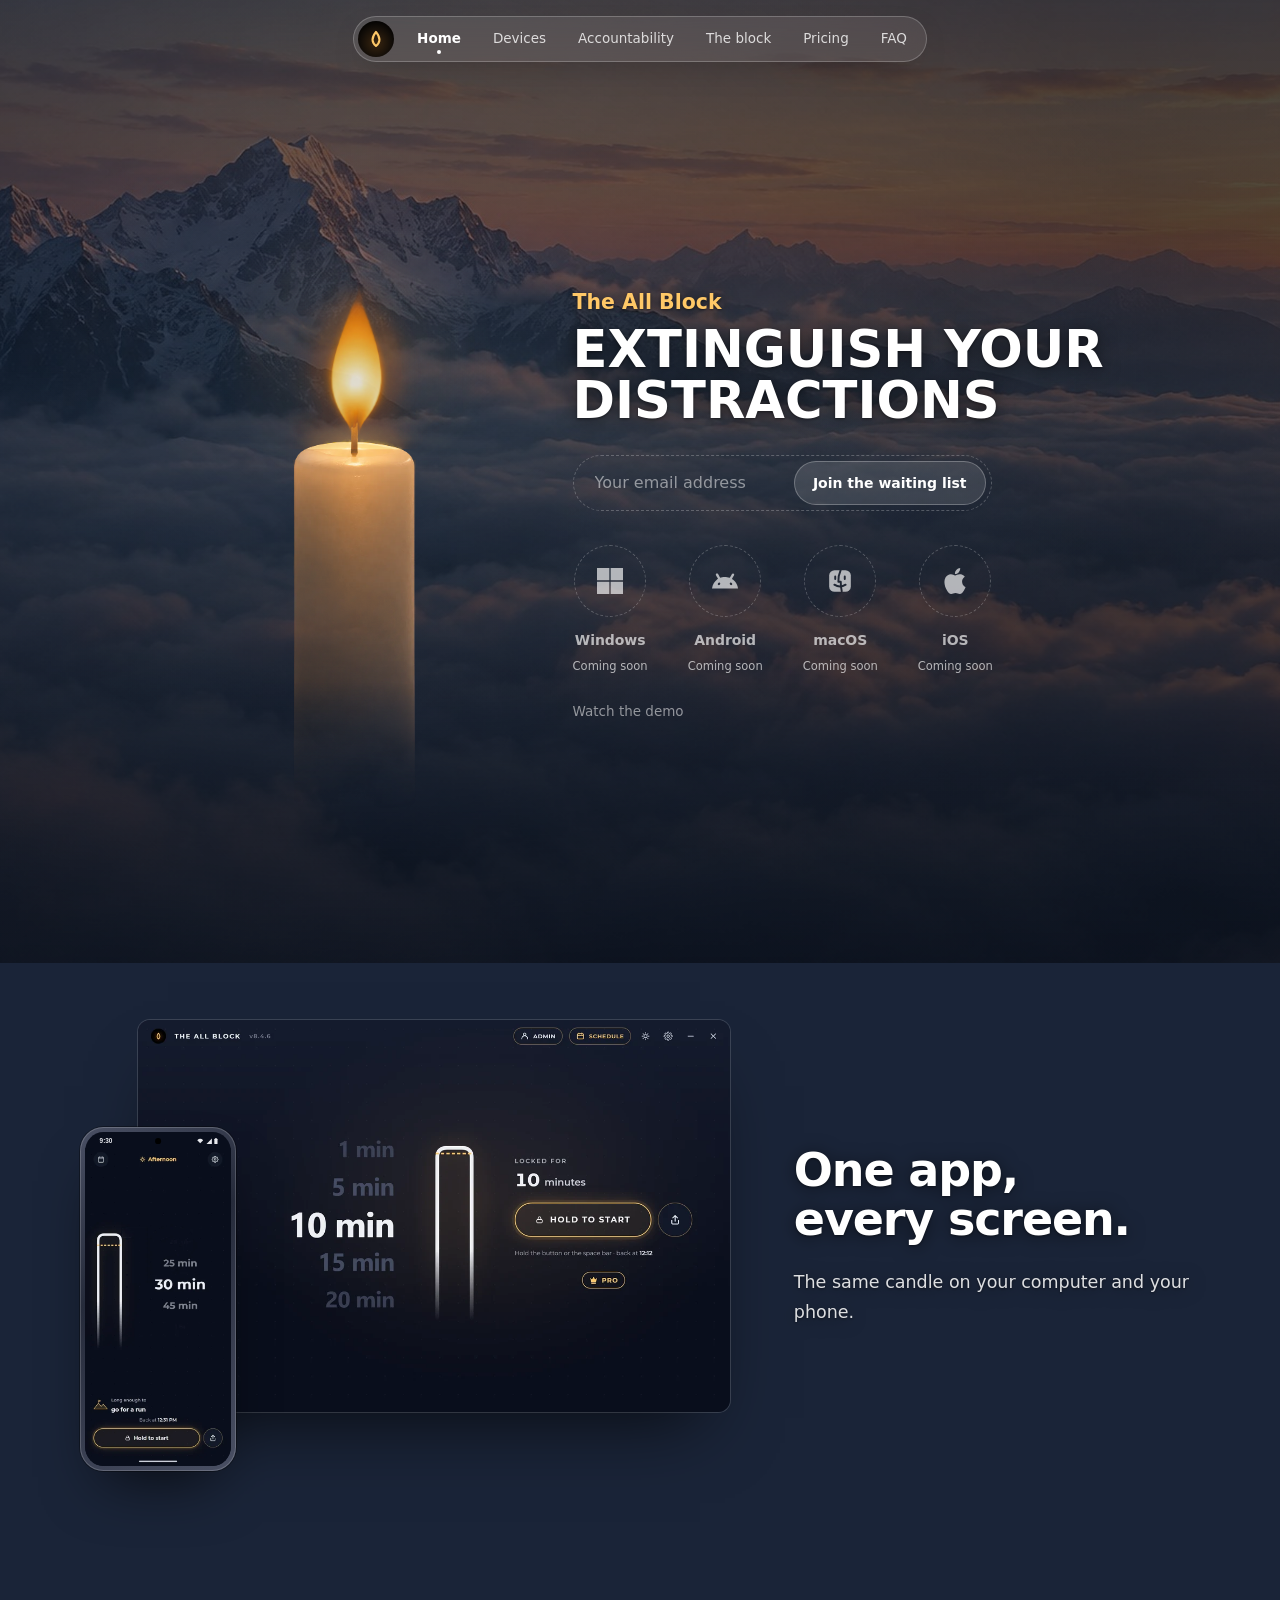
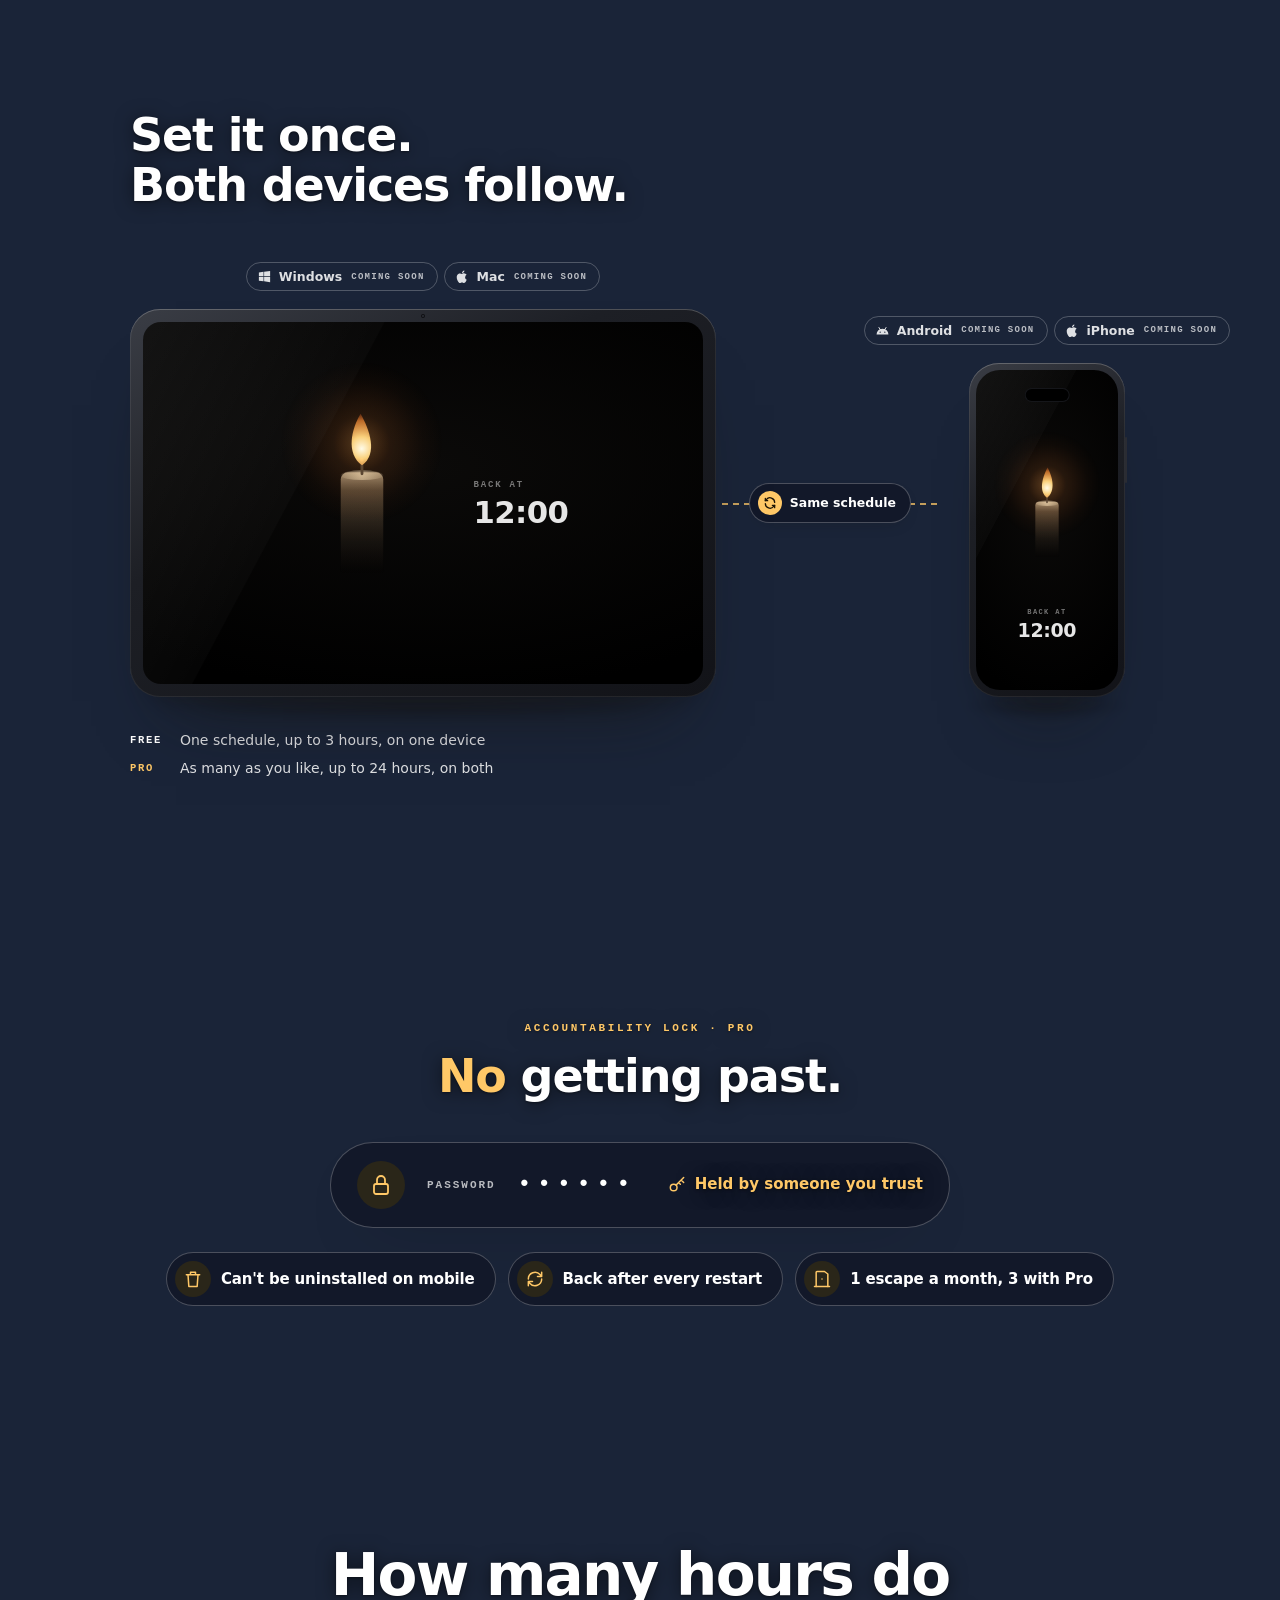
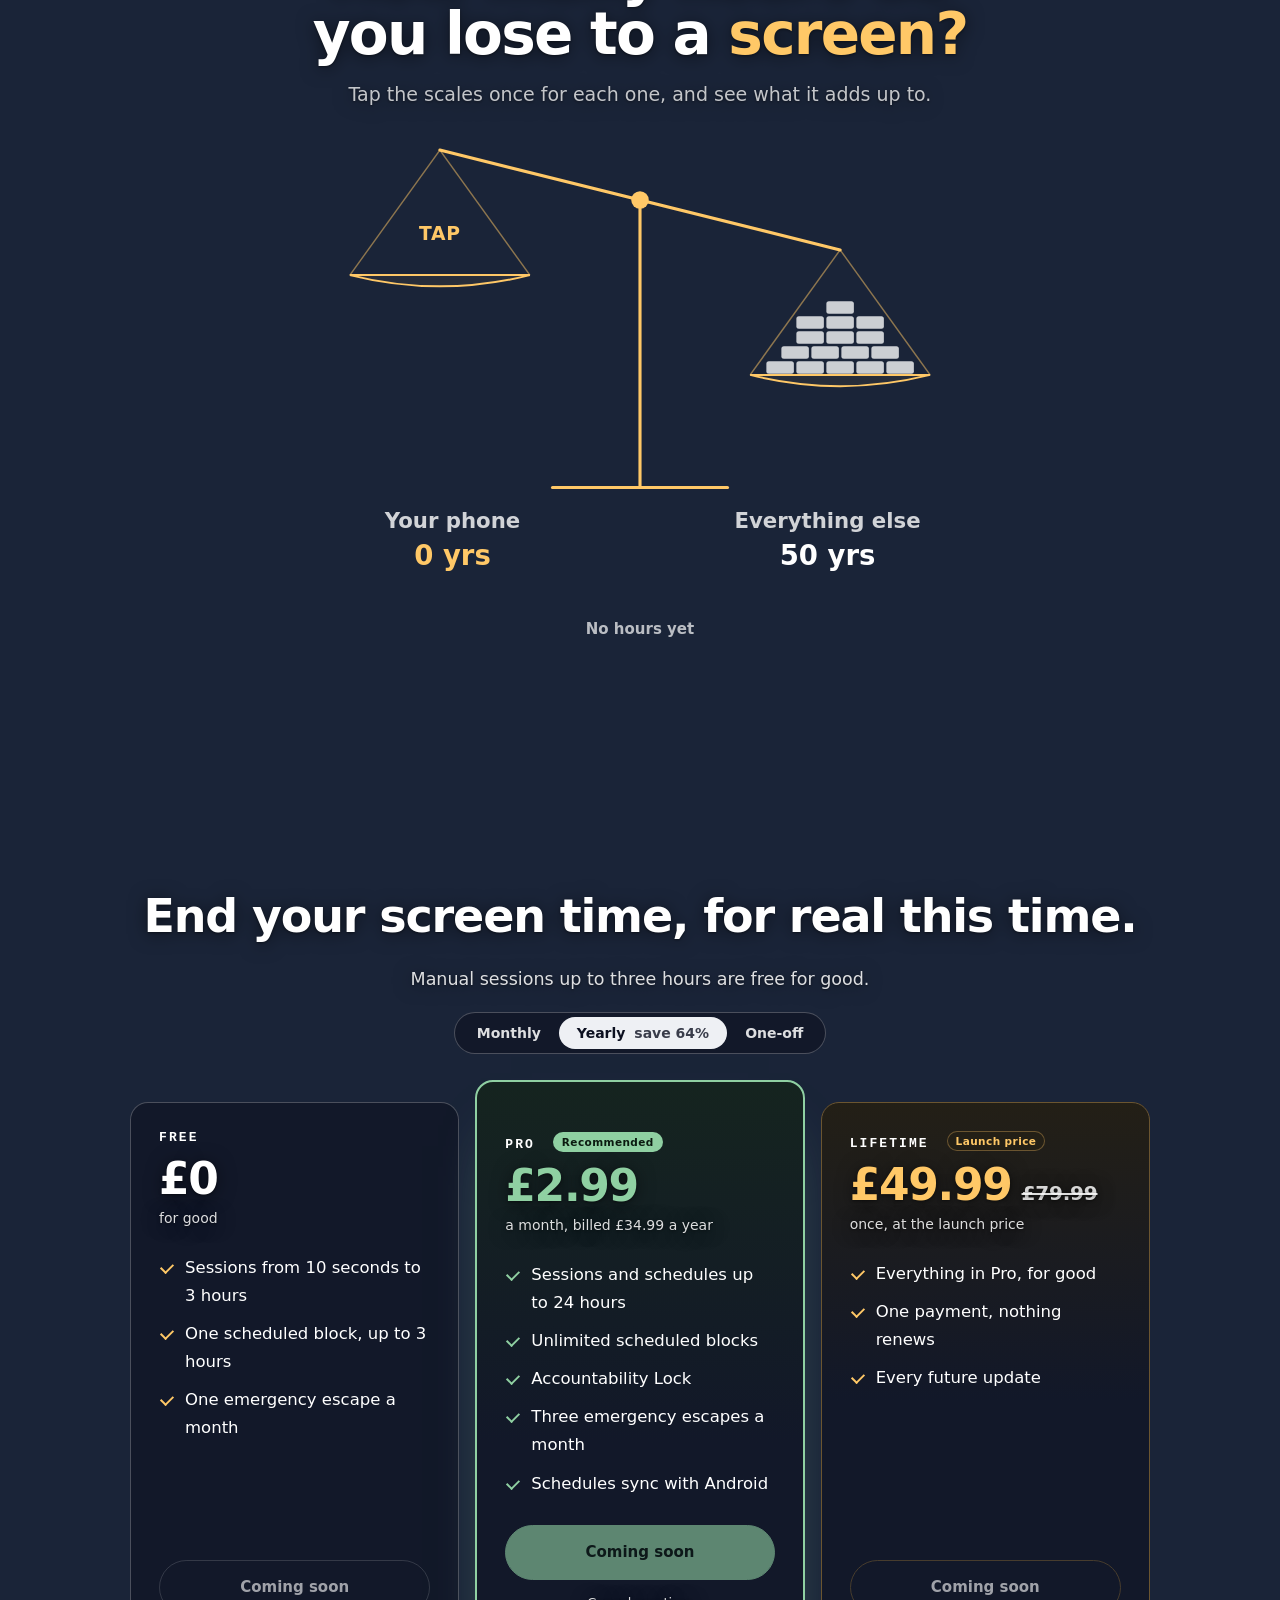
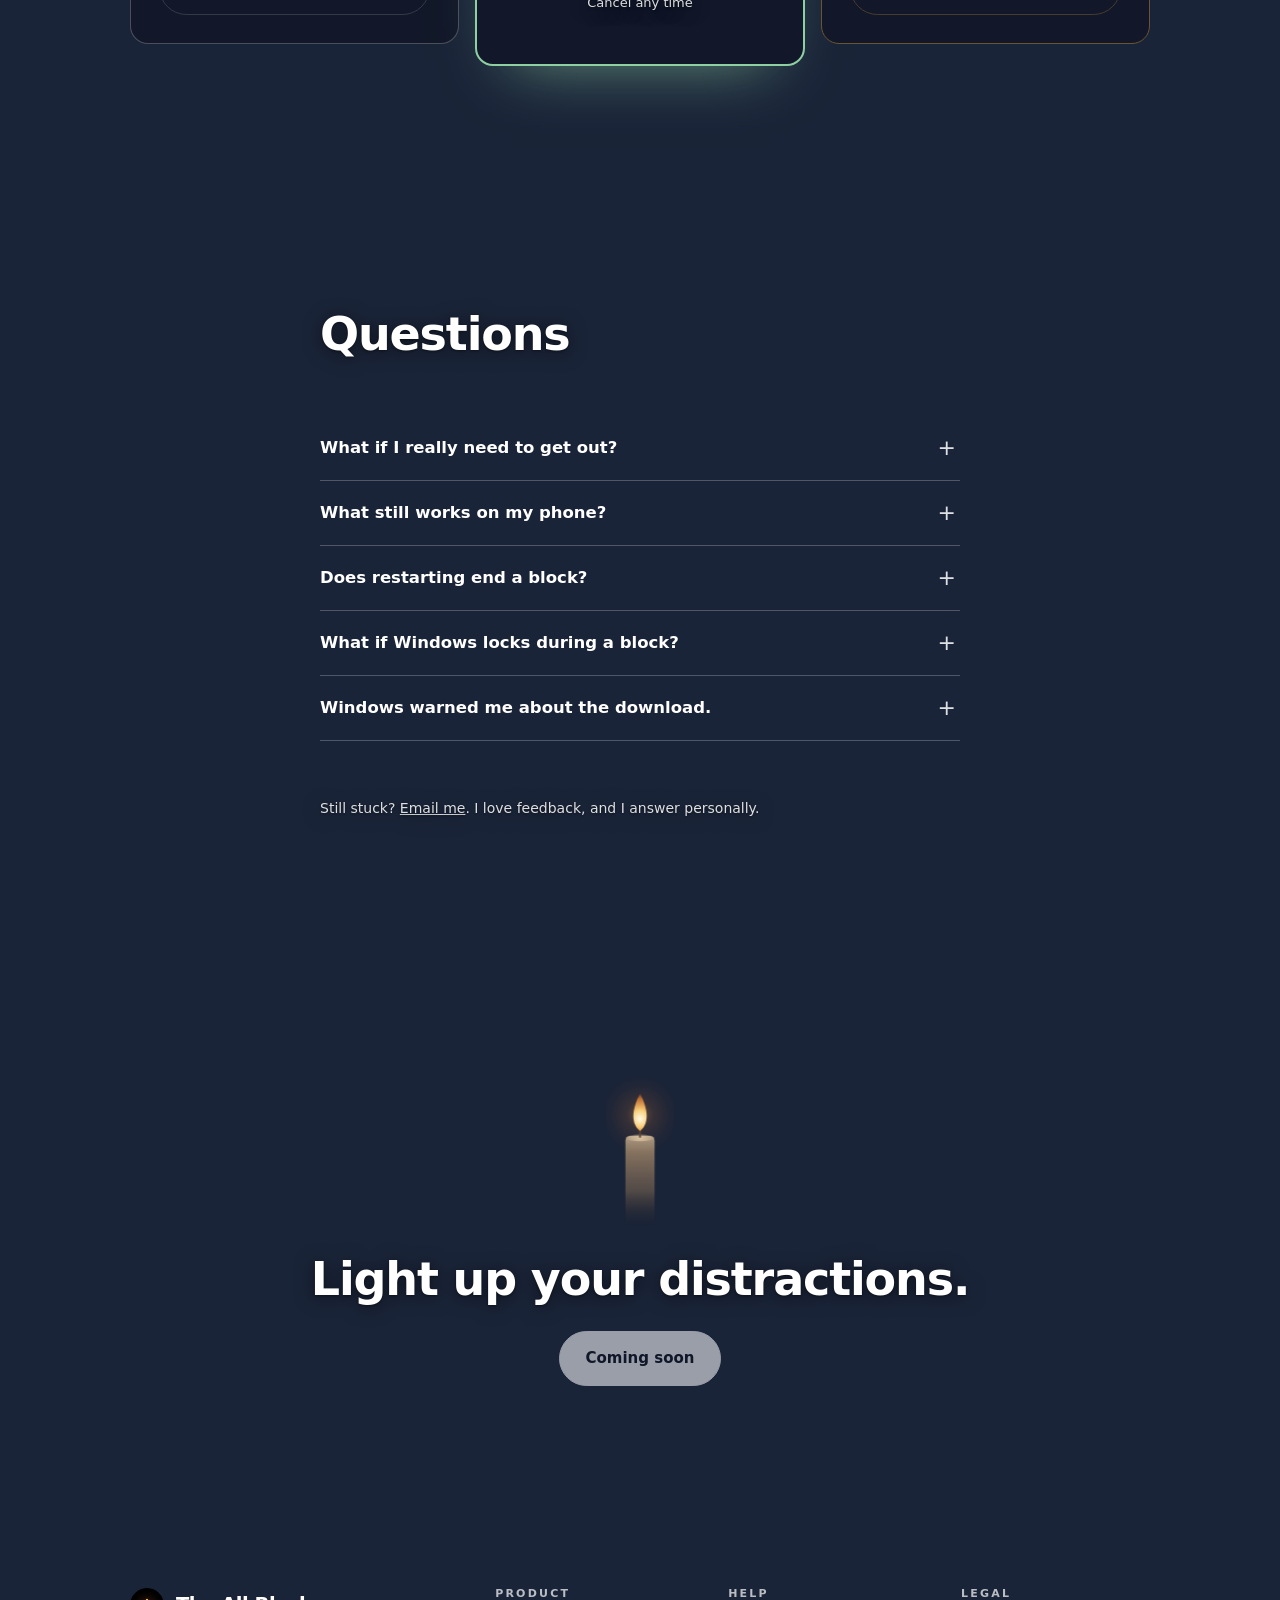
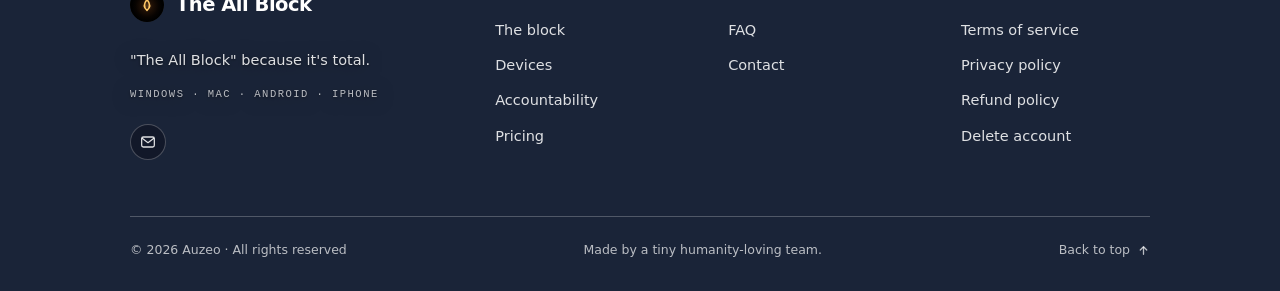
<file: docs/index.html>
<!doctype html>
<html lang="en">
<head>
<script>document.documentElement.className="js";
try{
  var _t="dark"||(matchMedia("(prefers-color-scheme: dark)").matches?"dark":"light");
  if(_t==="dark")document.documentElement.setAttribute("data-theme","dark");
}catch(e){}
</script>
<meta charset="utf-8">
<meta http-equiv="Content-Security-Policy" content="default-src 'self'; script-src 'self' 'sha256-phRoOjWj5MMYLRdFg/KP1Vz4fuM8RS7ktmA6qIBSImE=' 'unsafe-hashes' 'sha256-p5PnWJvMOnsZyLjxblLBMDwBfOASHA7CQcLYb5mwepY='; style-src 'self' 'unsafe-inline' https://fonts.googleapis.com; font-src 'self' https://fonts.gstatic.com data:; img-src 'self' data: blob:; connect-src 'self' https://jkssypznppzqmdndmssz.supabase.co; object-src 'none'; base-uri 'self'; form-action 'self'; upgrade-insecure-requests">
<meta name="robots" content="index,follow,max-image-preview:large">
<meta name="referrer" content="strict-origin-when-cross-origin">
<meta name="viewport" content="width=device-width, initial-scale=1">
<title>The All Block: App and Website Blocker for PC and Phone</title>
<meta name="description" content="End your screen time. The All Block is a focus blocker for your computer and phone. It locks the whole device until your session ends, not just a few apps.">
<meta property="og:title" content="The All Block">
<meta property="og:description" content="Extinguish your screen time. One timer locks your whole phone or computer until it ends.">
<link rel="canonical" href="https://theallblock.com/">
<meta property="og:url" content="https://theallblock.com/">
<meta property="og:type" content="website">
<meta property="og:site_name" content="The All Block">
<meta property="og:image" content="https://theallblock.com/img/og-cover.jpg?v=8.4.8">
<meta property="og:image:width" content="1200">
<meta property="og:image:height" content="628">
<meta property="og:image:alt" content="The All Block: Extinguish your screen time. A small candle with a gold flame above the words, over snow-capped mountains at dusk.">
<meta name="twitter:card" content="summary_large_image">
<meta name="twitter:title" content="The All Block">
<meta name="twitter:description" content="Extinguish your screen time. One timer locks your whole phone or computer until it ends.">
<meta name="twitter:image" content="https://theallblock.com/img/og-cover.jpg?v=8.4.8">
<script type="application/ld+json">[{"@context": "https://schema.org", "@type": "SoftwareApplication", "name": "The All Block", "url": "https://theallblock.com/", "applicationCategory": "UtilitiesApplication", "operatingSystem": "Windows 10, Windows 11, Android 8.0+", "description": "A focus blocker for your computer and phone that locks the whole device until the session ends, not just a list of apps and sites.", "publisher": {"@type": "Organization", "name": "Auzeo"}, "offers": [{"@type": "Offer", "name": "Free", "price": "0", "priceCurrency": "GBP"}, {"@type": "Offer", "name": "Week pass", "price": "1.99", "priceCurrency": "GBP"}, {"@type": "Offer", "name": "Pro monthly", "price": "7.99", "priceCurrency": "GBP"}, {"@type": "Offer", "name": "Pro yearly", "price": "34.99", "priceCurrency": "GBP"}, {"@type": "Offer", "name": "Lifetime", "price": "49.99", "priceCurrency": "GBP"}]}, {"@context": "https://schema.org", "@type": "FAQPage", "mainEntity": [{"@type": "Question", "name": "What if I really need to get out?", "acceptedAnswer": {"@type": "Answer", "text": "Use an emergency escape. You get one a month free, three on Pro, and they refill on the 1st. On Windows, hold Esc for five seconds on the lock screen. On the phone, tap Emergency escape. An extra escape costs £0.99."}}, {"@type": "Question", "name": "What still works on my phone?", "acceptedAnswer": {"@type": "Answer", "text": "Calls, the dialer and contacts. Everything else waits for the timer."}}, {"@type": "Question", "name": "Does restarting end a block?", "acceptedAnswer": {"@type": "Answer", "text": "No. It comes back locked, with the time that was left."}}, {"@type": "Question", "name": "What if Windows locks during a block?", "acceptedAnswer": {"@type": "Answer", "text": "Sign in as usual. The block carries on, and the clock keeps its time."}}, {"@type": "Question", "name": "Windows warned me about the download.", "acceptedAnswer": {"@type": "Answer", "text": "The All Block is not code-signed yet, so SmartScreen warns about it. Click More info, then Run anyway, then Yes on the admin prompt."}}]}]</script>
<link rel="icon" href="/candle.ico?v=5" sizes="any">
<link rel="icon" href="/img/flame.svg?v=3" type="image/svg+xml">
<link rel="apple-touch-icon" href="/img/candle-touch.png?v=4">
<meta name="theme-color" content="#faf9f6" id="metaThemeColor">
<link rel="preconnect" href="https://fonts.googleapis.com">
<link rel="preconnect" href="https://fonts.gstatic.com" crossorigin>
<link rel="preload" as="image" href="img/photos/dawn-hero.jpg" fetchpriority="high">
<link rel="stylesheet" href="https://fonts.googleapis.com/css2?family=Archivo:wdth,wght@75..125,400..900&family=Montserrat:wght@400;500;600;700&family=JetBrains+Mono:wght@400;700&family=Caveat:wght@500;600;700&display=swap" media="print" onload="this.media='all';this.onload=null">
<noscript><link rel="stylesheet" href="https://fonts.googleapis.com/css2?family=Archivo:wdth,wght@75..125,400..900&family=Montserrat:wght@400;500;600;700&family=JetBrains+Mono:wght@400;700&family=Caveat:wght@500;600;700&display=swap"></noscript>
<link rel="stylesheet" href="site.css?v=20261127b">
<script src="site.js?v=20261127d" defer></script>
</head>
<body>
<div class="bgv" aria-hidden="true"><img src="img/photos/dawn-hero.jpg" alt="" width="2304" height="1536" fetchpriority="high" decoding="async"></div>


<!-- ═══ NAV ═══ -->
<nav class="nav">
  <div class="nav-pill">
    <a class="nav-badge" href="#top" aria-label="The All Block, back to top">
      <svg viewBox="0 5 512 512" aria-hidden="true"><defs><radialGradient id="nbG" gradientUnits="userSpaceOnUse" cx="256" cy="275" r="230"><stop offset="0" stop-color="#ffaa50" stop-opacity=".34"/><stop offset=".35" stop-color="#ff8732" stop-opacity=".12"/><stop offset=".75" stop-color="#ff7828" stop-opacity=".03"/><stop offset="1" stop-color="#ff7828" stop-opacity="0"/></radialGradient><radialGradient id="nbF" gradientUnits="userSpaceOnUse" cx="256" cy="322" r="215"><stop offset="0" stop-color="#fffbe8"/><stop offset=".3" stop-color="#ffd680" stop-opacity=".97"/><stop offset=".7" stop-color="#f68c34" stop-opacity=".7"/><stop offset="1" stop-color="#d24618" stop-opacity="0"/></radialGradient></defs><rect x="0" y="0" width="512" height="512" fill="#000"/><rect x="0" y="0" width="512" height="512" fill="url(#nbG)"/><path transform="translate(256 261) scale(2.7) translate(-256 -165)" d="M256 202c-24-19-22-46 0-74c22 28 24 55 0 74z" fill="none" stroke="#ffc867" stroke-width="11" stroke-linejoin="round"/></svg>
    </a>
    <a href="#top" class="here" data-spy="top">Home</a>
    <a href="#devices" data-spy="who devices">Devices</a>
    <a href="#lock" data-spy="lock">Accountability</a>
    <a href="#how" data-spy="why how">The block</a>
    <a href="#pricing" data-spy="pricing">Pricing</a>
    <a href="#faq" data-spy="faq">FAQ</a>
    <button class="theme-toggle" id="themeToggle" type="button" aria-label="Toggle dark mode">
      <svg class="i-sun" viewBox="0 0 24 24" fill="none" stroke="currentColor" stroke-width="2" stroke-linecap="round">
        <circle cx="12" cy="12" r="4.5"/><path d="M12 2.5V5M12 19v2.5M4.2 4.2L6 6M18 18l1.8 1.8M2.5 12H5M19 12h2.5M4.2 19.8L6 18M18 6l1.8-1.8"/>
      </svg>
      <svg class="i-moon" viewBox="0 0 24 24" fill="none" stroke="currentColor" stroke-width="2" stroke-linecap="round" stroke-linejoin="round">
        <path d="M20 14.5A8.5 8.5 0 1 1 9.5 4a7 7 0 0 0 10.5 10.5Z"/>
      </svg>
    </button>
  </div>
</nav>

<!-- ═══ HERO ═══ -->
<!-- Hero: the tall candle above the clouds, notifications going quiet at the edge. -->
<header class="nh tc q-row pl-hero" id="top"><div class="pl-cw"><img class="pl-mark pl-photo" src="img/candle/wax.webp" alt="A lit candle" aria-hidden="true" fetchpriority="high"><img class="pl-ph pl-ph-glow" src="img/candle/glow.webp" alt="Candle glow" aria-hidden="true"><img class="pl-ph pl-ph-flame" src="img/candle/flame.webp" alt="Candle flame" aria-hidden="true"><span class="pl-ph pl-ph-lit" aria-hidden="true"></span><div class="pl-fx" aria-hidden="true"><span class="pl-flare"></span></div></div><div class="ov lf"><h1><span class="em top">The All Block</span>Extinguish your<br>distractions</h1><form class="wl" id="wl" novalidate><div class="wl-row"><input id="wl-e" type="email" name="email" autocomplete="email" inputmode="email" autocapitalize="off" spellcheck="false" placeholder="Your email address" aria-label="Your email address" required><button type="submit">Join the waiting list</button></div><div class="wl-ask" id="wl-ask" hidden><p class="wl-q">What should we email you? <span id="wl-who"></span></p><label class="wl-ck"><input type="checkbox" id="wl-launch" checked><span>A message when The All Block is out</span></label><label class="wl-ck"><input type="checkbox" id="wl-news"><span>New features and updates</span></label><div class="wl-act"><button type="submit" class="wl-go" id="wl-go">Join the waiting list</button><button type="button" class="wl-back" id="wl-back">Change email</button></div></div><p class="wl-msg" id="wl-m" role="status" aria-live="polite"></p></form><div class="pl-dl pl-dl8"><span class="ci off"><i><svg class="pi" viewBox="0 0 24 24" aria-hidden="true"><path d="M0 0h11.4v11.4H0zM12.6 0H24v11.4H12.6zM0 12.6h11.4V24H0zM12.6 12.6H24V24H12.6z"/></svg></i><b>Windows</b><small>Coming soon</small></span><span class="ci off"><i><svg class="pi" viewBox="0 0 24 24" aria-hidden="true"><path d="M18.4395 5.5586c-.675 1.1664-1.352 2.3318-2.0274 3.498-.0366-.0155-.0742-.0286-.1113-.043-1.8249-.6957-3.484-.8-4.42-.787-1.8551.0185-3.3544.4643-4.2597.8203-.084-.1494-1.7526-3.021-2.0215-3.4864a1.1451 1.1451 0 0 0-.1406-.1914c-.3312-.364-.9054-.4859-1.379-.203-.475.282-.7136.9361-.3886 1.5019 1.9466 3.3696-.0966-.2158 1.9473 3.3593.0172.031-.4946.2642-1.3926 1.0177C2.8987 12.176.452 14.772 0 18.9902h24c-.119-1.1108-.3686-2.099-.7461-3.0683-.7438-1.9118-1.8435-3.2928-2.7402-4.1836a12.1048 12.1048 0 0 0-2.1309-1.6875c.6594-1.122 1.312-2.2559 1.9649-3.3848.2077-.3615.1886-.7956-.0079-1.1191a1.1001 1.1001 0 0 0-.8515-.5332c-.5225-.0536-.9392.3128-1.0488.5449zm-.0391 8.461c.3944.5926.324 1.3306-.1563 1.6503-.4799.3197-1.188.0985-1.582-.4941-.3944-.5927-.324-1.3307.1563-1.6504.4727-.315 1.1812-.1086 1.582.4941zM7.207 13.5273c.4803.3197.5506 1.0577.1563 1.6504-.394.5926-1.1038.8138-1.584.4941-.48-.3197-.5503-1.0577-.1563-1.6504.4008-.6021 1.1087-.8106 1.584-.4941z"/></svg></i><b>Android</b><small>Coming soon</small></span><span class="ci off"><i><svg class="pi" viewBox="0 0 24 24" aria-hidden="true"><mask id="macfinder"><rect width="24" height="24" fill="#fff"/><path d="M12.6 2c-1.6 3.6-2.3 7-2.1 10.6h2.2c-.1 2.8.2 5.6.9 8.9" stroke="#000" stroke-width="1.8" stroke-linecap="round" stroke-linejoin="round" fill="none"/><path d="M7.6 7.8v2.4M16.4 7.8v2.4M6.8 15.4c3.1 2 7.3 2 10.4 0" stroke="#000" stroke-width="1.8" stroke-linecap="round" stroke-linejoin="round" fill="none"/></mask><rect x="2" y="2" width="20" height="20" rx="5" mask="url(#macfinder)"/></svg></i><b>macOS</b><small>Coming soon</small></span><span class="ci off"><i><svg class="pi" viewBox="0 0 24 24" aria-hidden="true"><path d="M12.152 6.896c-.948 0-2.415-1.078-3.96-1.04-2.04.027-3.91 1.183-4.961 3.014-2.117 3.675-.546 9.103 1.519 12.09 1.013 1.454 2.208 3.09 3.792 3.039 1.52-.065 2.09-.987 3.935-.987 1.831 0 2.35.987 3.96.948 1.637-.026 2.676-1.48 3.676-2.948 1.156-1.688 1.636-3.325 1.662-3.415-.039-.013-3.182-1.221-3.22-4.857-.026-3.04 2.48-4.494 2.597-4.559-1.429-2.09-3.623-2.324-4.39-2.376-2-.156-3.675 1.09-4.61 1.09zM15.53 3.83c.843-1.012 1.4-2.427 1.245-3.83-1.207.052-2.662.805-3.532 1.818-.78.896-1.454 2.338-1.273 3.714 1.338.104 2.715-.688 3.559-1.701"/></svg></i><b>iOS</b><small>Coming soon</small></span></div><button class="pl-demo" type="button" data-hs="3">Watch the demo</button></div></header>
<!-- The old hero stays, off-screen, because its drum and Start button run the "Light it" demo. -->
<header class="hero" id="oldtop" aria-hidden="true" inert>
  <div class="hero-bg" aria-hidden="true">
    <img loading="lazy" src="img/photos/forest-1024.jpg"
         srcset="img/photos/forest-800.jpg 800w, img/photos/forest-1024.jpg 1024w"
         sizes="(max-width:900px) 100vw, 50vw"
         width="1024" height="1536" alt="A forest at dawn" fetchpriority="high">
  </div>

  <div class="wrap hero-grid grid">

    <div class="wheel-card">
      <div class="wheel" tabindex="0" role="slider" aria-label="Focus duration"
           aria-valuemin="10" aria-valuemax="10800" aria-valuenow="600" aria-valuetext="10 min">
        <!-- the drum is a picture of a value role="slider" already exposes
             through aria-valuetext, so it's hidden from the a11y tree -->
        <div class="wheel-track" aria-hidden="true"></div>
        <div class="wheel-slot"></div>
      </div>
      <div class="hc" id="heroCandle" aria-hidden="true">
        <svg viewBox="0 0 130 500" preserveAspectRatio="xMidYMax meet">
          <ellipse class="glowC" cx="65" cy="80" rx="50" ry="62" style="fill:var(--halo)" opacity="0"/>
          <defs>
            <linearGradient id="hcG" gradientUnits="userSpaceOnUse" x1="0" y1="110" x2="0" y2="452">
              <stop offset="0" stop-color="#fff"/><stop offset=".55" stop-color="#fff"/>
              <stop offset=".78" stop-color="#fff" stop-opacity=".35"/><stop offset=".94" stop-color="#fff" stop-opacity="0"/>
            </linearGradient>
            <mask id="hcM" maskUnits="userSpaceOnUse" x="-200" y="-300" width="530" height="900">
              <rect x="-200" y="-300" width="530" height="900" fill="url(#hcG)"/>
            </mask>
          </defs>
          <g mask="url(#hcM)">
            <rect class="waxRect" x="33" y="110" width="64" height="342" rx="7" style="fill:var(--waxF);stroke:var(--waxS)" stroke-width="1.2"/>
          </g>
          <g class="line"><line x1="30" y1="0" x2="100" y2="0" style="stroke:var(--line-c)" stroke-width="3.2" stroke-dasharray="6 4"/></g>
          <g class="wickG">
            <line x1="65" y1="0" x2="65" y2="-16" stroke="#8a8780" stroke-width="2.6"/>
            <g class="flame" style="transform-box:fill-box;transform-origin:50% 100%;opacity:0">
              <path d="M65 -12 C 54 -26, 55 -44, 65 -62 C 75 -44, 76 -26, 65 -12 Z" style="fill:var(--flame)"/>
            </g>
            <g class="smoke">
              <path d="M65 -18 c -6 -10, 6 -16, 0 -26 s 6 -14, 0 -24"/>
              <path d="M66 -18 c 6 -10, -6 -16, 0 -26 s -6 -14, 0 -24"/>
            </g>
          </g>
        </svg>
      </div>
      <div class="wheel-foot">
        <span id="hcFoot"></span>
        <button class="go" id="demoStart" type="button">
          <svg width="9" height="10" viewBox="0 0 9 10" fill="currentColor"><path d="M0 0l9 5-9 5z"/></svg>
          Start
        </button>
      </div>
    </div>

    <div class="hero-say">
      <p class="oh1">End your screen time<em>No Apps. No Exceptions.</em></p>
      <p class="hero-sub">Just the real world.</p>
      <div class="hero-cta">
        <span class="btn dl-off">Coming soon</span>
      </div>
      <div class="hero-meta-line">
        <p class="hero-note">Try it
          <svg class="demo-arrow" viewBox="0 0 140 64" aria-hidden="true" focusable="false">
            <path d="M135 5C112 54 59 62 15 12"/>
            <path class="arrowhead" d="M39 16L15 12L16 36"/>
          </svg>
        </p>
      </div>
    </div>

  </div>

</header>


<!-- ═══ DEMO OVERLAY ═══ -->
<div class="demo" id="demo" hidden role="dialog" aria-modal="true"
     aria-label="The All Block session demo">
  <button class="demo-back" id="demoBack" type="button">
    <svg width="15" height="15" viewBox="0 0 24 24" fill="none" stroke="currentColor" stroke-width="2.4" stroke-linecap="round" stroke-linejoin="round"><path d="M15 5l-7 7 7 7"/></svg>
    Back
  </button>
  <div class="demo-inner">
    <p class="demo-eyebrow" id="demoState">● Locked</p>
    <div class="demo-clock" id="demoClock">10:00</div>
    <div class="demo-bar"><i id="demoBar"></i></div>
    <p class="demo-line">Your mouse and keyboard are switched off system-wide.</p>
    <p class="demo-sub" id="demoSub">Clicking, typing and Alt+Tab stop reaching Windows
      until the clock hits zero.</p>
    <p class="demo-foot">Demo only. That's why there's a Back button. A real session has none.</p>
  </div>
</div>

<!-- ═══ LOCK SCREEN DEMO (full screen, the app's own layout) ═══ -->
<div class="lkfs" id="lkfs" hidden role="dialog" aria-modal="true" aria-label="Lock screen demo">
  <button class="lkfs-end" id="lkEnd" type="button">End demo</button>
  <div class="lkfs-row">
    <div class="lkfs-l">
      <div class="lkfs-lbl">DEVICE BLOCKED</div>
      <div class="lkfs-t" id="lkLeft" aria-live="off">10:00</div>
      <div class="lkfs-done" aria-live="polite"><div class="t2" id="lkDoneT">Burnt down.</div><p id="lkDoneP">Your distractions, burnt up. Your mouse and keyboard are back.</p>
        <button class="lkfs-back" id="lkBack" type="button">Back to the page</button></div>
    </div>
    <div class="lkfs-c" id="lkCandle"><div class="lkfs-room" id="lkRoom"></div>
    <svg viewBox="0 0 130 500" preserveAspectRatio="xMidYMax meet">
      <ellipse class="glowC" cx="65" cy="80" rx="50" ry="62" style="fill:var(--halo)" opacity="0"/>
      <defs>
        <linearGradient id="lkG" gradientUnits="userSpaceOnUse" x1="0" y1="110" x2="0" y2="452">
          <stop offset="0" stop-color="#fff"/><stop offset=".55" stop-color="#fff"/>
          <stop offset=".78" stop-color="#fff" stop-opacity=".35"/><stop offset=".94" stop-color="#fff" stop-opacity="0"/>
        </linearGradient>
        <mask id="lkM" maskUnits="userSpaceOnUse" x="-200" y="-300" width="530" height="900">
          <rect x="-200" y="-300" width="530" height="900" fill="url(#lkG)"/>
        </mask>
      </defs>
      <g mask="url(#lkM)">
        <rect class="waxRect" x="33" y="110" width="64" height="342" rx="7" style="fill:var(--waxF);stroke:var(--waxS)" stroke-width="1.2"/>
      </g>
      <g class="line"><line x1="30" y1="0" x2="100" y2="0" style="stroke:var(--line-c)" stroke-width="3.2" stroke-dasharray="6 4"/></g>
      <g class="wickG">
        <line x1="65" y1="0" x2="65" y2="-16" stroke="#8a8780" stroke-width="2.6"/>
        <g class="flame" style="transform-box:fill-box;transform-origin:50% 100%;opacity:0">
          <path d="M65 -12 C 54 -26, 55 -44, 65 -62 C 75 -44, 76 -26, 65 -12 Z" style="fill:#f2c46d"/>
        </g>
        <g class="smoke">
          <path d="M65 -18 c -6 -10, 6 -16, 0 -26 s 6 -14, 0 -24"/>
          <path d="M66 -18 c 6 -10, -6 -16, 0 -26 s -6 -14, 0 -24"/>
        </g>
      </g>
    </svg></div>
    <div class="lkfs-r"><div class="lkfs-lbl">BACK AT</div><div class="lkfs-big" id="lkAt">--:--</div><div class="lkfs-s"><b id="lkSess">10 min</b> session</div></div>
  </div>
  <div class="lkfs-hints"><span class="lk-kb">Hold <span class="k2" id="lkEsc"><i></i>Esc</span> to end this session early · 1 left this month<br><span class="f">Stuck on your lockscreen? Press Ctrl Alt Delete to get back in.</span></span><span class="lk-tc"><button type="button" class="lk-hold" id="lkHold"><i></i><span>Hold to end early</span></button><span class="f">Emergency escape · 1 left this month</span></span></div>
  <div class="lkfs-amb" id="lkAmb" aria-hidden="true"><canvas id="lkAmbCv"></canvas>
    <div class="lkfs-ambT" id="lkAmbT"><b id="lkAmbLeft"></b><span id="lkAmbBack"></span></div>
    <div class="lkfs-ambH"><span class="kb">This is all you see during a session.</span><span class="tc">Tap to leave.</span></div></div>
</div>

<!-- ═══ BELOW THE HERO ═══ -->
<div class="v2">
<section id="devices" class="v-band v-sand"><div class="v-wrap v-split v-flip">
 <div><h2>One app,<br>every screen.</h2>
 <p class="v-lede">The same candle on your computer and your phone.</p></div>
 <div class="pl-combo"><div class="pl-stage"><div class="pl-win"><img class="v-sw-l" src="img/v3/d_timer_light.webp" alt="The All Block on Windows" loading="lazy"><img class="v-sw-d" src="img/v3/d_timer_dark.webp" alt="The All Block on Windows" loading="lazy"></div><div class="pl-pw"><div class="pl-phone"><div class="pl-scr"><div class="pl-sb" aria-hidden="true"><i>9:30</i><i class="cam"></i><i><svg width="1em" height="1em" viewBox="0 0 24 24" fill="currentColor"><path d="M12 20 1 8a16 16 0 0 1 22 0z"/></svg><svg width="1em" height="1em" viewBox="0 0 24 24" fill="currentColor"><path d="M22 2v20H2z"/></svg><svg width=".6em" height="1em" viewBox="0 0 14 24" fill="currentColor"><rect x="1" y="3" width="12" height="20" rx="2"/><rect x="4" y="0" width="6" height="3"/></svg></i></div><img class="v-sw-l" src="img/v3/p_timer_light.webp" alt="The All Block on Android" loading="lazy"><img class="v-sw-d" src="img/v3/p_timer_dark.webp" alt="The All Block on Android" loading="lazy"></div></div></div></div></div></div></section>
<section id="schedule" class="v-band"><div class="v-wrap">
 <h2>Set it once.<br>Both devices follow.</h2>
 <div class="sk-row3" aria-hidden="true"><div class="sk-dv"><div class="sk-os"><span class="off"><svg viewBox="0 0 24 24"><path d="M3 5.4l7.4-1V11.4H3zM11.4 4.2L21 3v8.4h-9.6zM3 12.6h7.4v7L3 18.6zM11.4 12.6H21V21l-9.6-1.3z"/></svg>Windows<em>Coming soon</em></span><span class="off"><svg viewBox="0 0 24 24"><path d="M16.4 12.7c0-2.5 2-3.6 2.1-3.7-1.2-1.7-3-1.9-3.6-2-1.5-.2-3 .9-3.8.9-.8 0-2-.9-3.3-.8-1.7 0-3.3 1-4.2 2.5-1.8 3.1-.5 7.7 1.3 10.2.8 1.2 1.8 2.6 3.1 2.5 1.3 0 1.7-.8 3.2-.8s1.9.8 3.2.8c1.3 0 2.2-1.2 3-2.4.9-1.4 1.3-2.7 1.3-2.8 0 0-2.6-1-2.6-3.9zM14 5.3c.7-.8 1.1-1.9 1-3-1 0-2.1.7-2.8 1.5-.6.7-1.2 1.8-1 2.9 1.1.1 2.1-.6 2.8-1.4z"/></svg>Mac<em>Coming soon</em></span></div><div class="sk-frame sk-tab"><div class="sk-scr"><canvas class="sx-cv"></canvas><div class="sk-clk"><small>BACK AT</small>12:00</div></div></div></div><div class="sk-link"><span class="sk-sync"><i><svg viewBox="0 0 24 24"><path d="M20 11a8 8 0 0 0-14.3-4.9L4 8"/><path d="M4 4v4h4"/><path d="M4 13a8 8 0 0 0 14.3 4.9L20 16"/><path d="M20 20v-4h-4"/></svg></i>Same schedule</span></div><div class="sk-dv"><div class="sk-os"><span class="off"><svg viewBox="0 0 24 24"><path fill-rule="evenodd" d="M2.5 18.5a9.5 9.5 0 0 1 19 0zM7.2 14.6a1.1 1.1 0 1 0 2.2 0a1.1 1.1 0 1 0-2.2 0zM14.6 14.6a1.1 1.1 0 1 0 2.2 0a1.1 1.1 0 1 0-2.2 0z"/><path d="M6.3 7.2l2.2 3.6M17.7 7.2l-2.2 3.6" stroke="currentColor" stroke-width="1.6" stroke-linecap="round" fill="none"/></svg>Android<em>Coming soon</em></span><span class="off"><svg viewBox="0 0 24 24"><path d="M16.4 12.7c0-2.5 2-3.6 2.1-3.7-1.2-1.7-3-1.9-3.6-2-1.5-.2-3 .9-3.8.9-.8 0-2-.9-3.3-.8-1.7 0-3.3 1-4.2 2.5-1.8 3.1-.5 7.7 1.3 10.2.8 1.2 1.8 2.6 3.1 2.5 1.3 0 1.7-.8 3.2-.8s1.9.8 3.2.8c1.3 0 2.2-1.2 3-2.4.9-1.4 1.3-2.7 1.3-2.8 0 0-2.6-1-2.6-3.9zM14 5.3c.7-.8 1.1-1.9 1-3-1 0-2.1.7-2.8 1.5-.6.7-1.2 1.8-1 2.9 1.1.1 2.1-.6 2.8-1.4z"/></svg>iPhone<em>Coming soon</em></span></div><div class="sk-frame sk-ph"><div class="sk-scr"><canvas class="sx-cv"></canvas><div class="sk-clk"><small>BACK AT</small>12:00</div></div></div></div></div>
 <div class="sk-plans"><b>Free</b><span>One schedule, up to 3 hours, on one device</span><b class="pro">Pro</b><span>As many as you like, up to 24 hours, on both</span></div>
</div></section>
<section id="lock" class="v-band al"><div class="v-wrap">
 <p class="v-eyebrow">Accountability Lock · Pro</p><h2><em>No</em> getting past.</h2>
 <div class="al-bar"><span class="al-big"><svg class="ic" viewBox="0 0 24 24" aria-hidden="true"><rect x="5" y="11" width="14" height="10" rx="2"/><path d="M8 11V7a4 4 0 0 1 8 0v4"/></svg></span><span class="al-k">Password</span><span class="al-dots">••••••</span><p class="al-cap"><svg class="ic" viewBox="0 0 24 24" aria-hidden="true"><circle cx="8" cy="15" r="4"/><path d="M11 12l9-9M17 6l3 3M14 9l2 2"/></svg>Held by someone you trust</p></div>
 <ul class="al-fx">
  <li><span class="al-bub"><svg class="ic" viewBox="0 0 24 24" aria-hidden="true"><path d="M4 7h16M9 7V4h6v3M6 7l1 14h10l1-14"/></svg></span><b>Can't be uninstalled on mobile</b></li>
  <li><span class="al-bub"><svg class="ic" viewBox="0 0 24 24" aria-hidden="true"><path d="M4 12a8 8 0 0 1 14-5.3L20 9M20 4v5h-5M20 12a8 8 0 0 1-14 5.3L4 15M4 20v-5h5"/></svg></span><b>Back after every restart</b></li>
  <li><span class="al-bub"><svg class="ic" viewBox="0 0 24 24" aria-hidden="true"><path d="M5 21V4a1 1 0 0 1 1-1h9l4 3v15"/><path d="M3 21h18M12 12h.01"/></svg></span><b>1 escape a month, 3 with Pro</b></li>
 </ul>
</div></section>

<section id="how" class="v-band v-sand nn pre w-white noq"><div class="v-wrap"><div class="nn-col c r7"><h2>How many hours do you lose to a <em>screen?</em></h2><p class="bal-lede">Tap the scales once for each one, and see what it adds up to.</p><div class="bal-card"><svg class="bal" viewBox="-240 -92 480 382" tabindex="0" role="button" aria-label="Put an hour on the phone side"></svg><div class="bal-row"><b class="bal-n" aria-live="polite">No hours yet</b><button type="button" class="bal-u" hidden>Take one off</button></div></div><div class="ck-show r8"><div class="r10 r11 "><div class="r10-lab"><div class="p"><output class="r8-n" data-o="wk">12.5</output><p class="r8-u">years on your phone</p></div><div class="e"><output class="r8-n" data-o="left">37.5</output><p class="r8-u">for everything else</p></div></div><div class="r10-br"><i class="p"></i><i class="e"></i></div><div class="r10-ln"></div><div class="tk"><span>Today</span><span>10</span><span>20</span><span>30</span><span>40</span><span>50 years</span></div></div><div class="r8-btn"><p class="r8-msg">Block it, and you&rsquo;d get back <em><output data-o="wkr">13</output> years</em> of your life.<small>Time for people, sleep, and the things you keep putting off.</small></p></div></div></div></div></section>
<section class="v-band v-sand" id="pricing"><div class="v-wrap v-center" data-bill="y">
<h2>End your screen time, for real this time.</h2><p class="v-lede">Manual sessions up to three hours are free for good.</p>
<div class="v-toggle"><button data-b="m" aria-pressed="false">Monthly</button><button data-b="y" class="v-on" aria-pressed="true">Yearly <em class="v-save">save 64%</em></button><button data-b="o" aria-pressed="false">One-off</button></div>
<div class="v-plans">
 <div class="v-plan"><h3>Free</h3><p class="v-price">£0</p><p class="v-per">for good</p><ul class="v-ticks"><li>Sessions from 10 seconds to 3 hours</li><li>One scheduled block, up to 3 hours</li><li>One emergency escape a month</li></ul><span class="v-btn v-btn--ghost dl-off">Coming soon</span></div>
 <div class="v-plan v-pick"><h3>Pro <span class="v-badge">Recommended</span></h3><p class="v-price"><span class="v-yr">£2.99</span><span class="v-mo">£7.99</span></p>
  <p class="v-per"><span class="v-yr">a month, billed £34.99 a year</span><span class="v-mo">a month, billed monthly</span></p><ul class="v-ticks"><li>Sessions and schedules up to 24 hours</li><li>Unlimited scheduled blocks</li><li>Accountability Lock</li><li>Three emergency escapes a month</li><li>Schedules sync with Android</li></ul><span class="v-btn dl-off">Coming soon</span><p class="v-cxl">Cancel any time</p></div>
 <div class="v-plan v-life"><h3>Lifetime <span class="v-badge">Launch price</span></h3><p class="v-price">£49.99<s class="v-was">£79.99</s></p><p class="v-per">once, at the launch price</p><ul class="v-ticks"><li>Everything in Pro, for good</li><li>One payment, nothing renews</li><li>Every future update</li></ul><span class="v-btn v-btn--ghost dl-off">Coming soon</span></div>
</div><div class="v-once"><div class="v-plan"><h3>Week</h3><p class="v-price">£1.99</p><p class="v-per">once, for seven days</p><ul class="v-ticks"><li>Everything in Pro for a week</li><li>Ends on its own, nothing renews</li><li>No subscription to cancel</li></ul><span class="v-btn v-btn--ghost dl-off">Coming soon</span></div><div class="v-plan"><h3>Escape</h3><p class="v-price">£0.99</p><p class="v-per">once, for when you need out</p><ul class="v-ticks"><li>One more emergency escape</li><li>Ends a block early</li><li>Never expires</li></ul><span class="v-btn v-btn--ghost dl-off">Coming soon</span></div></div>
<div class="v-trust"><span class="v-sub">Cancel any time</span><span class="v-one">Pay once, nothing renews</span></div>
</div></section>
<section class="v-band" id="faq"><div class="v-wrap v-narrow">
<h2>Questions</h2><div class="v-mt"><details><summary>What if I really need to get out?</summary><p>Use an emergency escape. You get one a month free, three on Pro, and they refill on the 1st. On Windows, hold <kbd>Esc</kbd> for five seconds on the lock screen. On the phone, tap Emergency escape. An extra escape costs £0.99.</p></details><details><summary>What still works on my phone?</summary><p>Calls, the dialer and contacts. Everything else waits for the timer.</p></details><details><summary>Does restarting end a block?</summary><p>No. It comes back locked, with the time that was left.</p></details><details><summary>What if Windows locks during a block?</summary><p>Sign in as usual. The block carries on, and the clock keeps its time.</p></details><details><summary>Windows warned me about the download.</summary><p>The All Block is not code-signed yet, so SmartScreen warns about it. Click <b>More info</b>, then <b>Run anyway</b>, then <b>Yes</b> on the admin prompt.</p></details></div>
<p class="v-ash v-small v-mt">Still stuck? <a href="mailto:MrAuzeo@protonmail.com?subject=All%20Block%20help">Email me</a>. I love feedback, and I answer personally.</p>
</div></section>
<section class="v-band pl-end" id="get"><div class="v-wrap v-center"><canvas class="pl-mark pl-mk2 pl-dim" aria-hidden="true"></canvas>
<h2>Light up your distractions.</h2><div class="v-cta-row"><span class="v-btn v-btn--light pl-end-go dl-off">Coming soon</span></div></div></section>
</div>

<div class="sc" id="scrollCandle" aria-hidden="true"><svg viewBox="0 0 26 150">
  <ellipse class="mc-halo" cx="13" cy="18" rx="11" ry="14"/>
  <rect class="mc-wax" id="scWax" x="7" y="34" width="12" height="114" rx="3"/>
  <g id="scTop"><line x1="13" y1="34" x2="13" y2="28" stroke="#8a8780" stroke-width="1.6"/>
  <path class="mc-flame" d="M13 29 C9 24,9.4 17,13 9 C16.6 17,17 24,13 29Z"/></g></svg></div>

<!-- ═══ FOOTER ═══ -->
<footer>
  <div class="wrap">
    <div class="foot grid">
      <div class="foot-brand">
        <a class="brand" href="#top">
          <span class="brand-mark">
            <svg viewBox="0 5 512 512" aria-hidden="true"><defs><clipPath id="fbC"><circle cx="256" cy="261" r="256"/></clipPath><radialGradient id="fbG" gradientUnits="userSpaceOnUse" cx="256" cy="275" r="230"><stop offset="0" stop-color="#ffaa50" stop-opacity=".34"/><stop offset=".35" stop-color="#ff8732" stop-opacity=".12"/><stop offset=".75" stop-color="#ff7828" stop-opacity=".03"/><stop offset="1" stop-color="#ff7828" stop-opacity="0"/></radialGradient></defs><g clip-path="url(#fbC)"><rect x="0" y="5" width="512" height="512" fill="#000"/><rect x="0" y="5" width="512" height="512" fill="url(#fbG)"/><path transform="translate(256 261) scale(2.2) translate(-256 -165)" d="M256 202c-24-19-22-46 0-74c22 28 24 55 0 74z" fill="none" stroke="#ffc867" stroke-width="11" stroke-linejoin="round"/></g></svg>
          </span>
          The All Block
        </a>
        <p class="foot-tag">"The All Block" because it's total.</p>
        <p class="foot-meta">Windows · Mac · Android · iPhone</p>
        <div class="foot-social">
          <a href="mailto:MrAuzeo@protonmail.com" aria-label="Email the developer">
            <svg viewBox="0 0 24 24" fill="none" stroke="currentColor" stroke-width="1.9" stroke-linecap="round" stroke-linejoin="round" aria-hidden="true"><rect x="2.5" y="4.5" width="19" height="15" rx="2.5"/><path d="M3.2 6.5 12 13l8.8-6.5"/></svg>
          </a>
        </div>
      </div>
      <div class="foot-col">
        <h3 class="foot-h">Product</h3>
        <a href="#how">The block</a>
        <a href="#devices">Devices</a>
        <a href="#lock">Accountability</a>
        <a href="#pricing">Pricing</a>
      </div>
      <div class="foot-col">
        <h3 class="foot-h">Help</h3>
        <a href="#faq">FAQ</a>
        <a href="mailto:MrAuzeo@protonmail.com?subject=All%20Block%20suggestion">Contact</a>
      </div>
      <div class="foot-col">
        <h3 class="foot-h">Legal</h3>
        <a href="/terms.html">Terms of service</a>
        <a href="/privacy.html">Privacy policy</a>
        <a href="/refunds.html">Refund policy</a>
        <a href="/delete-account.html">Delete account</a>
      </div>
    </div>
    <div class="foot-base">
      <span>© 2026 Auzeo · All rights reserved</span>
      <span>Made by a tiny humanity-loving team.</span>
      <a class="foot-top" href="#top">Back to top
        <svg viewBox="0 0 24 24" fill="none" stroke="currentColor" stroke-width="2.4" stroke-linecap="round" stroke-linejoin="round" aria-hidden="true"><path d="M12 19V6"/><path d="M6 11l6-6 6 6"/></svg>
      </a>
    </div>
  </div>
</footer>

<!-- Phone-width fixes (2026-11-06): download bar, platform note, Monthly/Yearly inside Pro -->
</body>
</html>
</file>
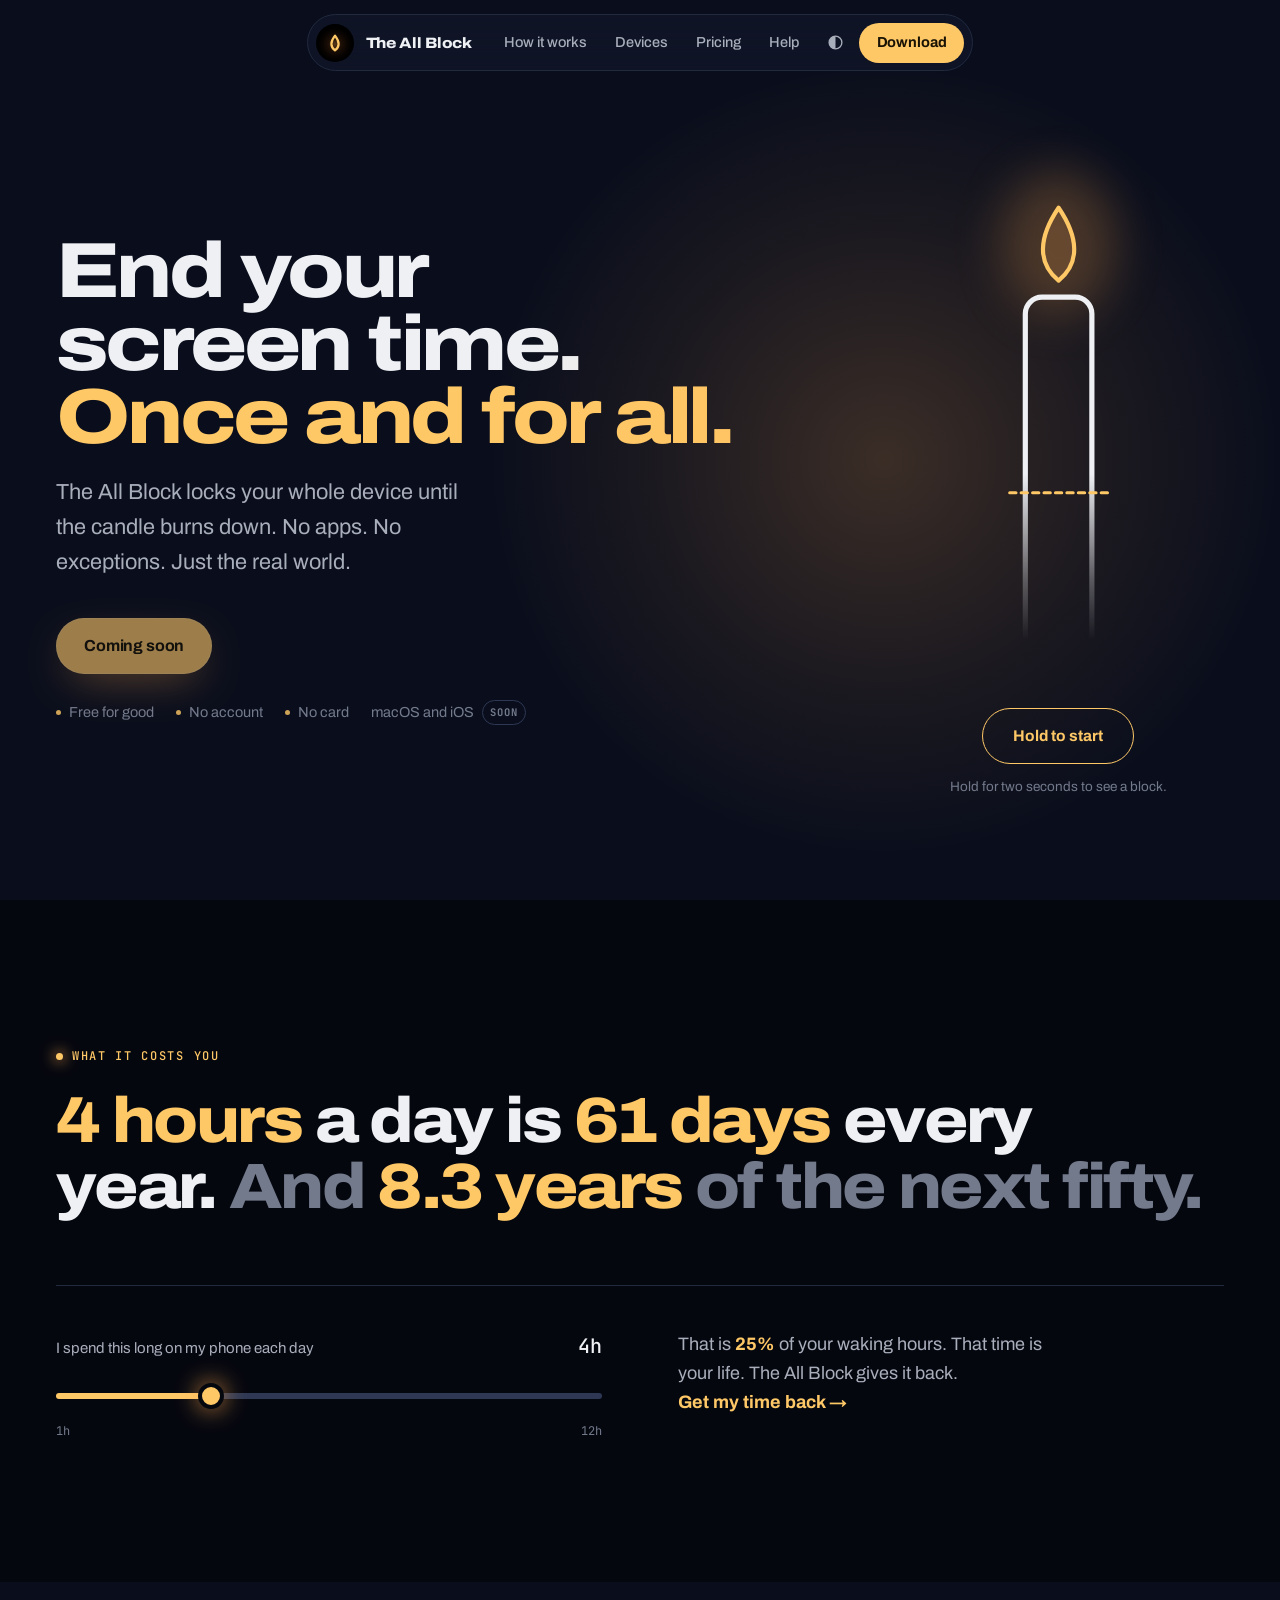
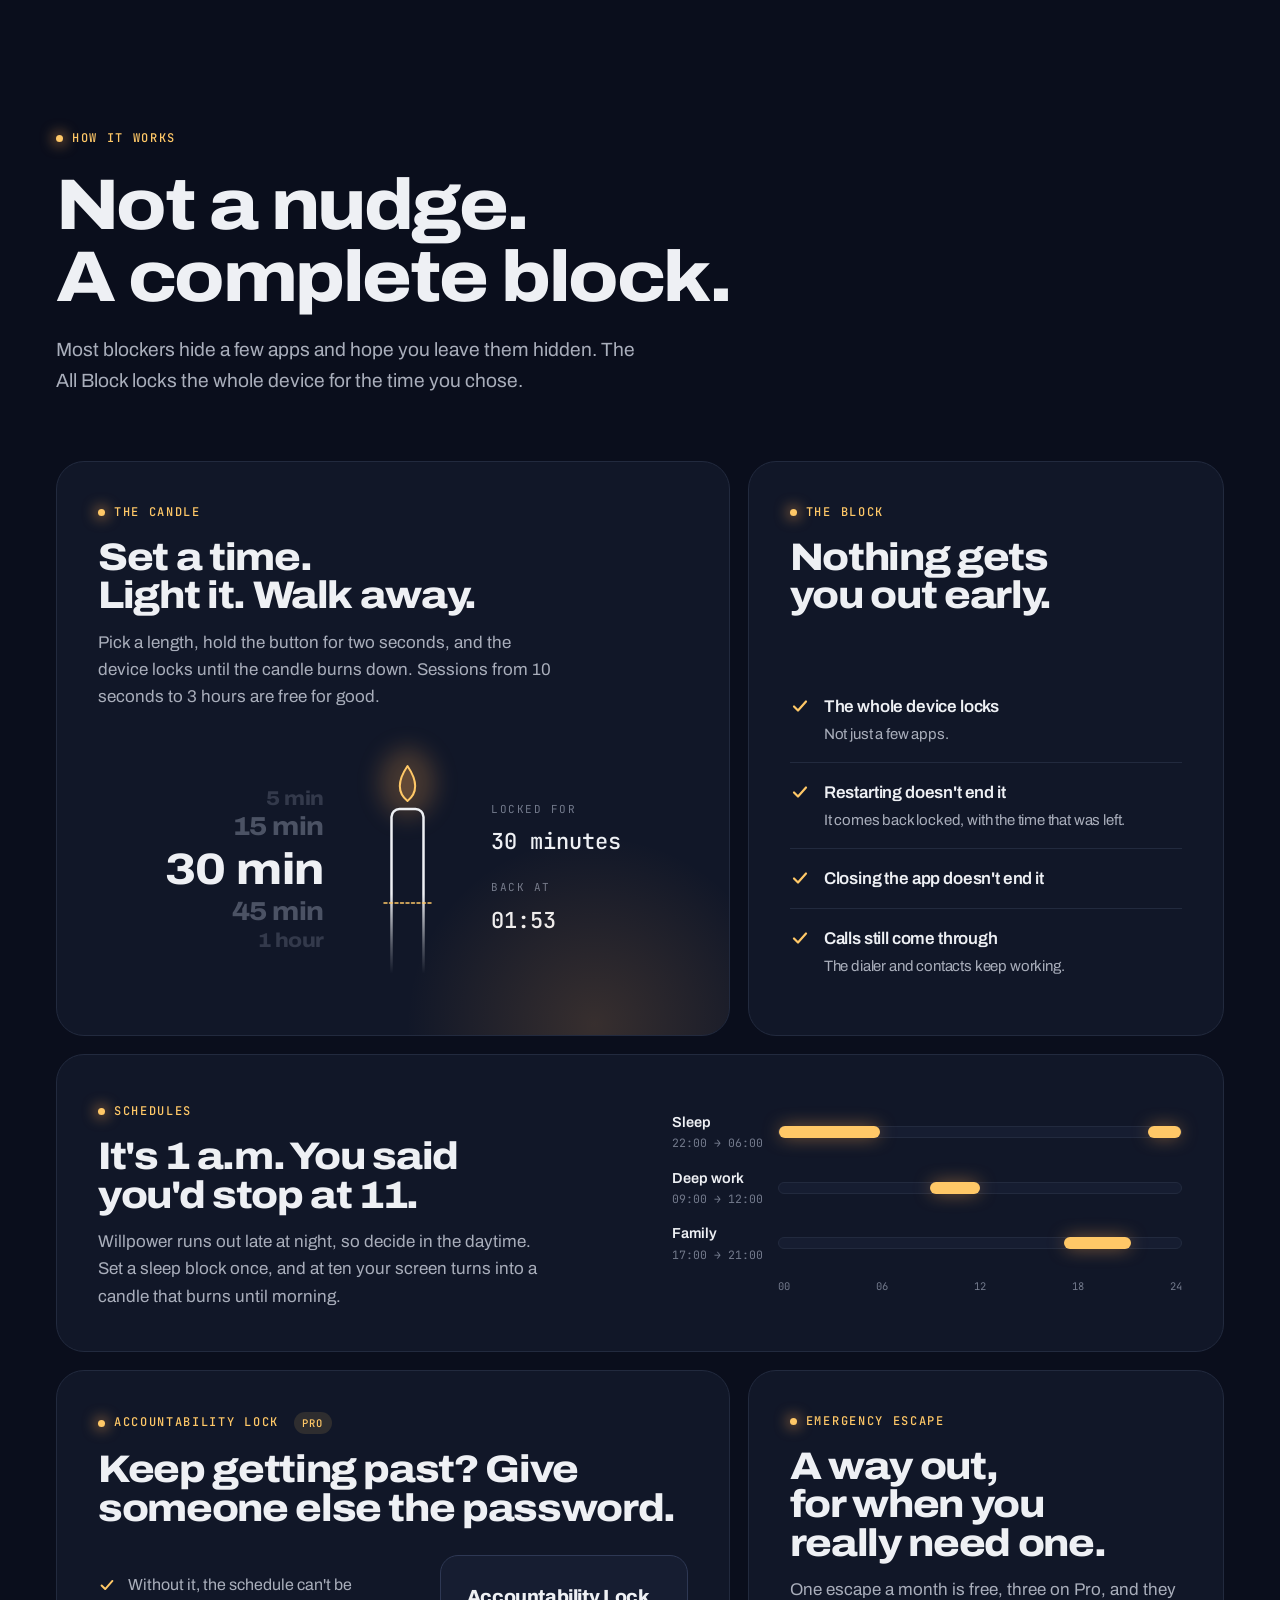
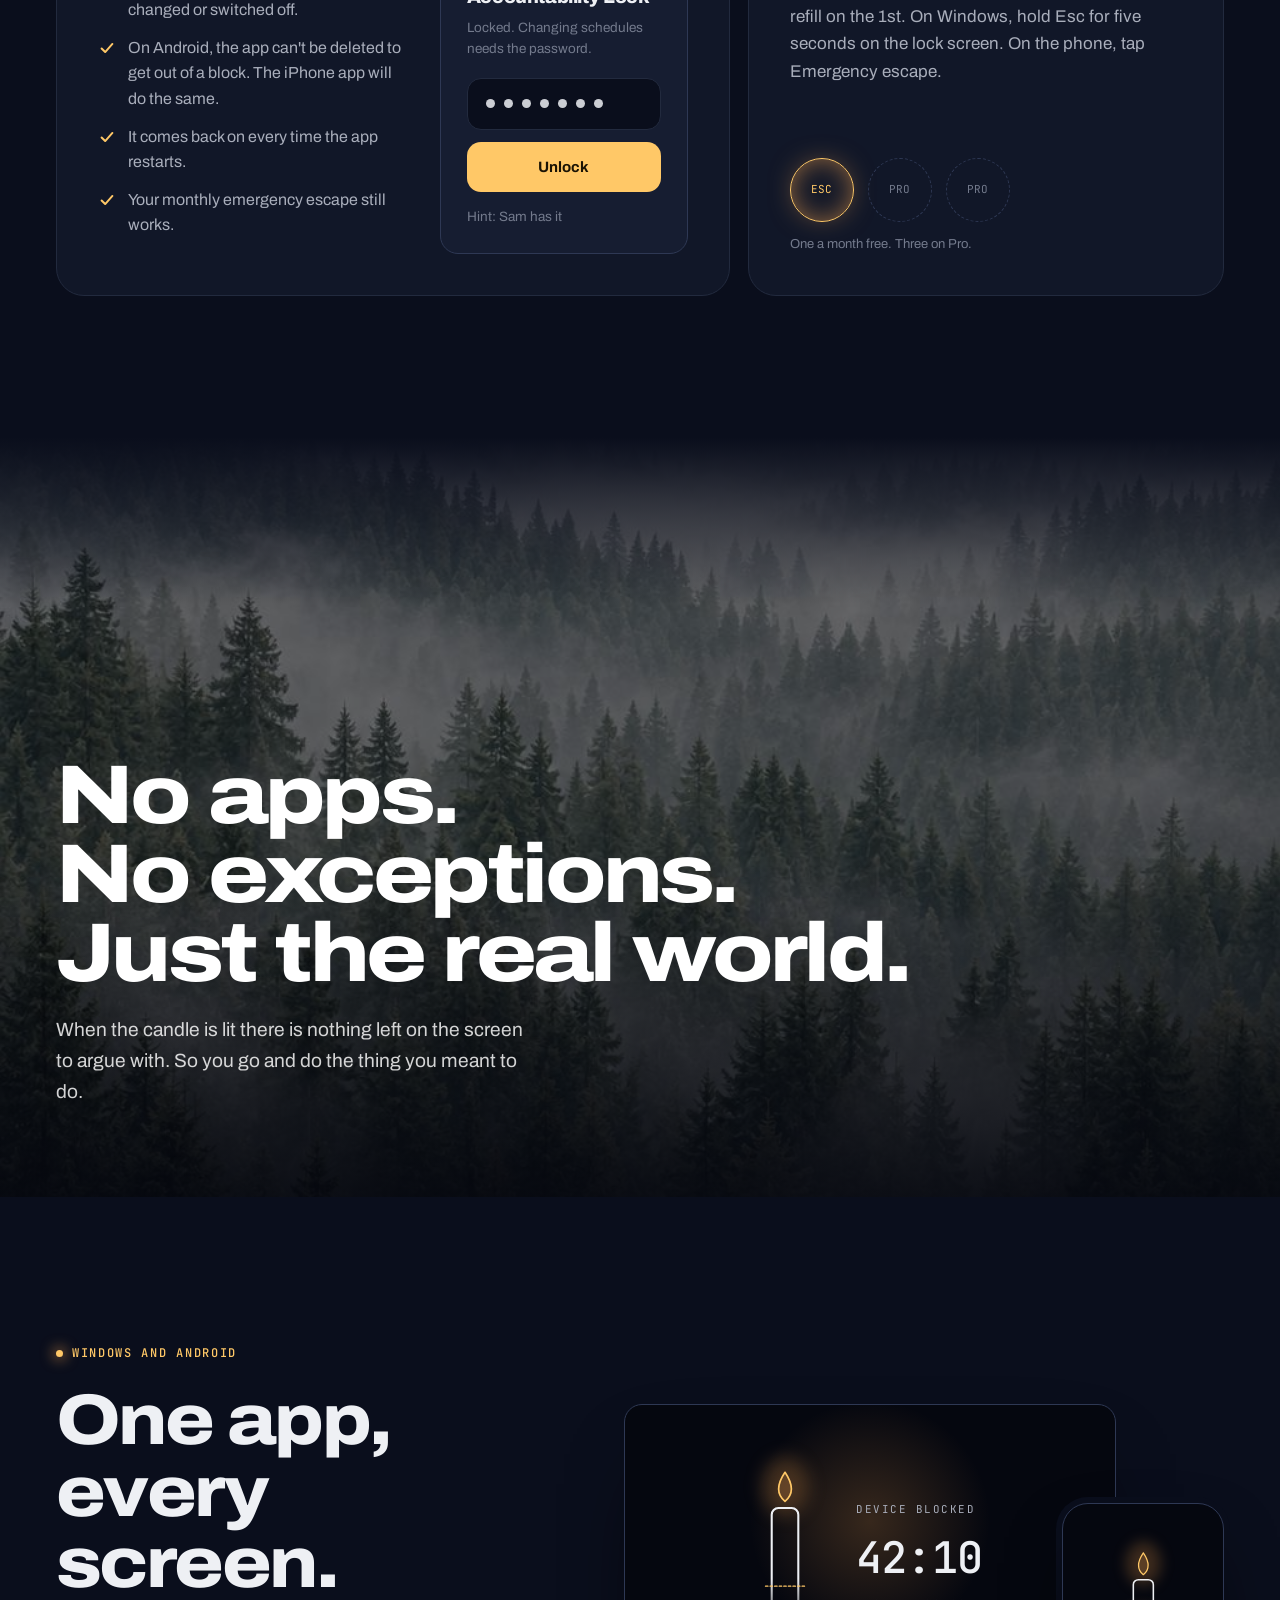
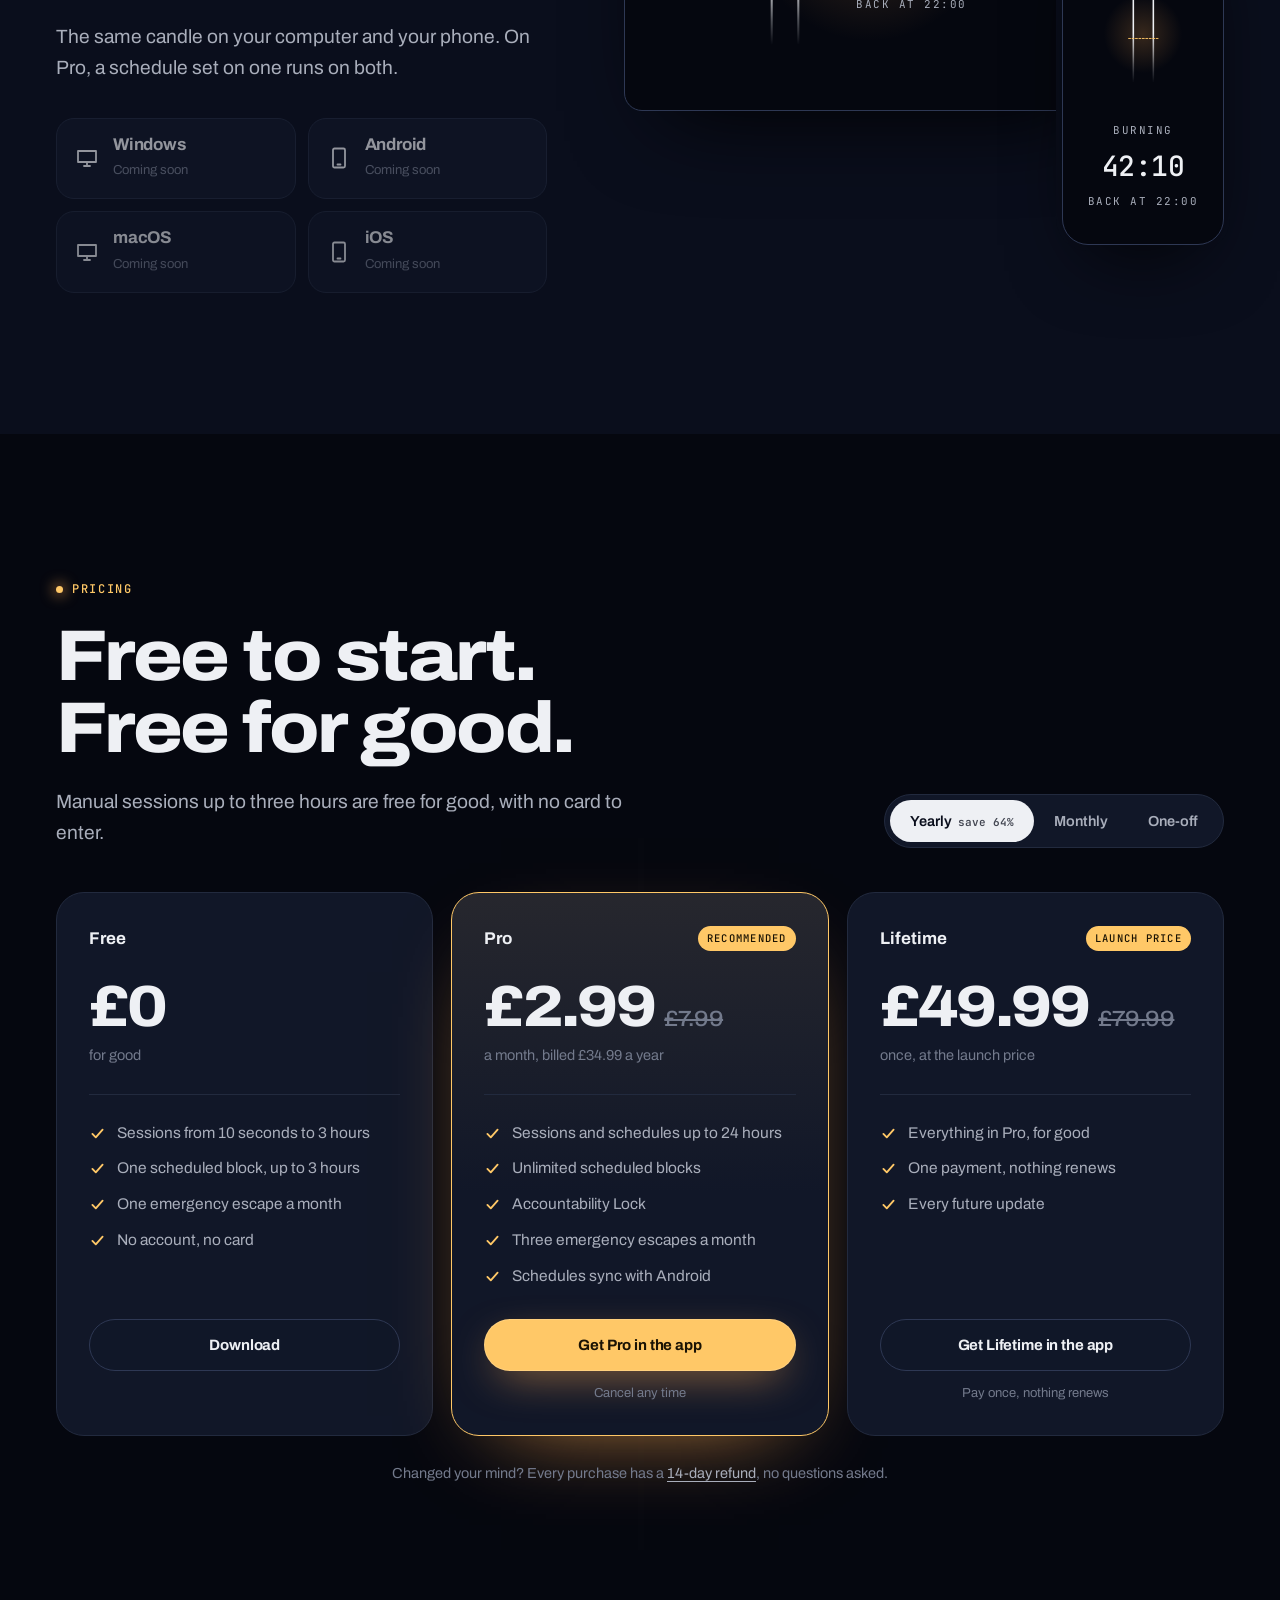
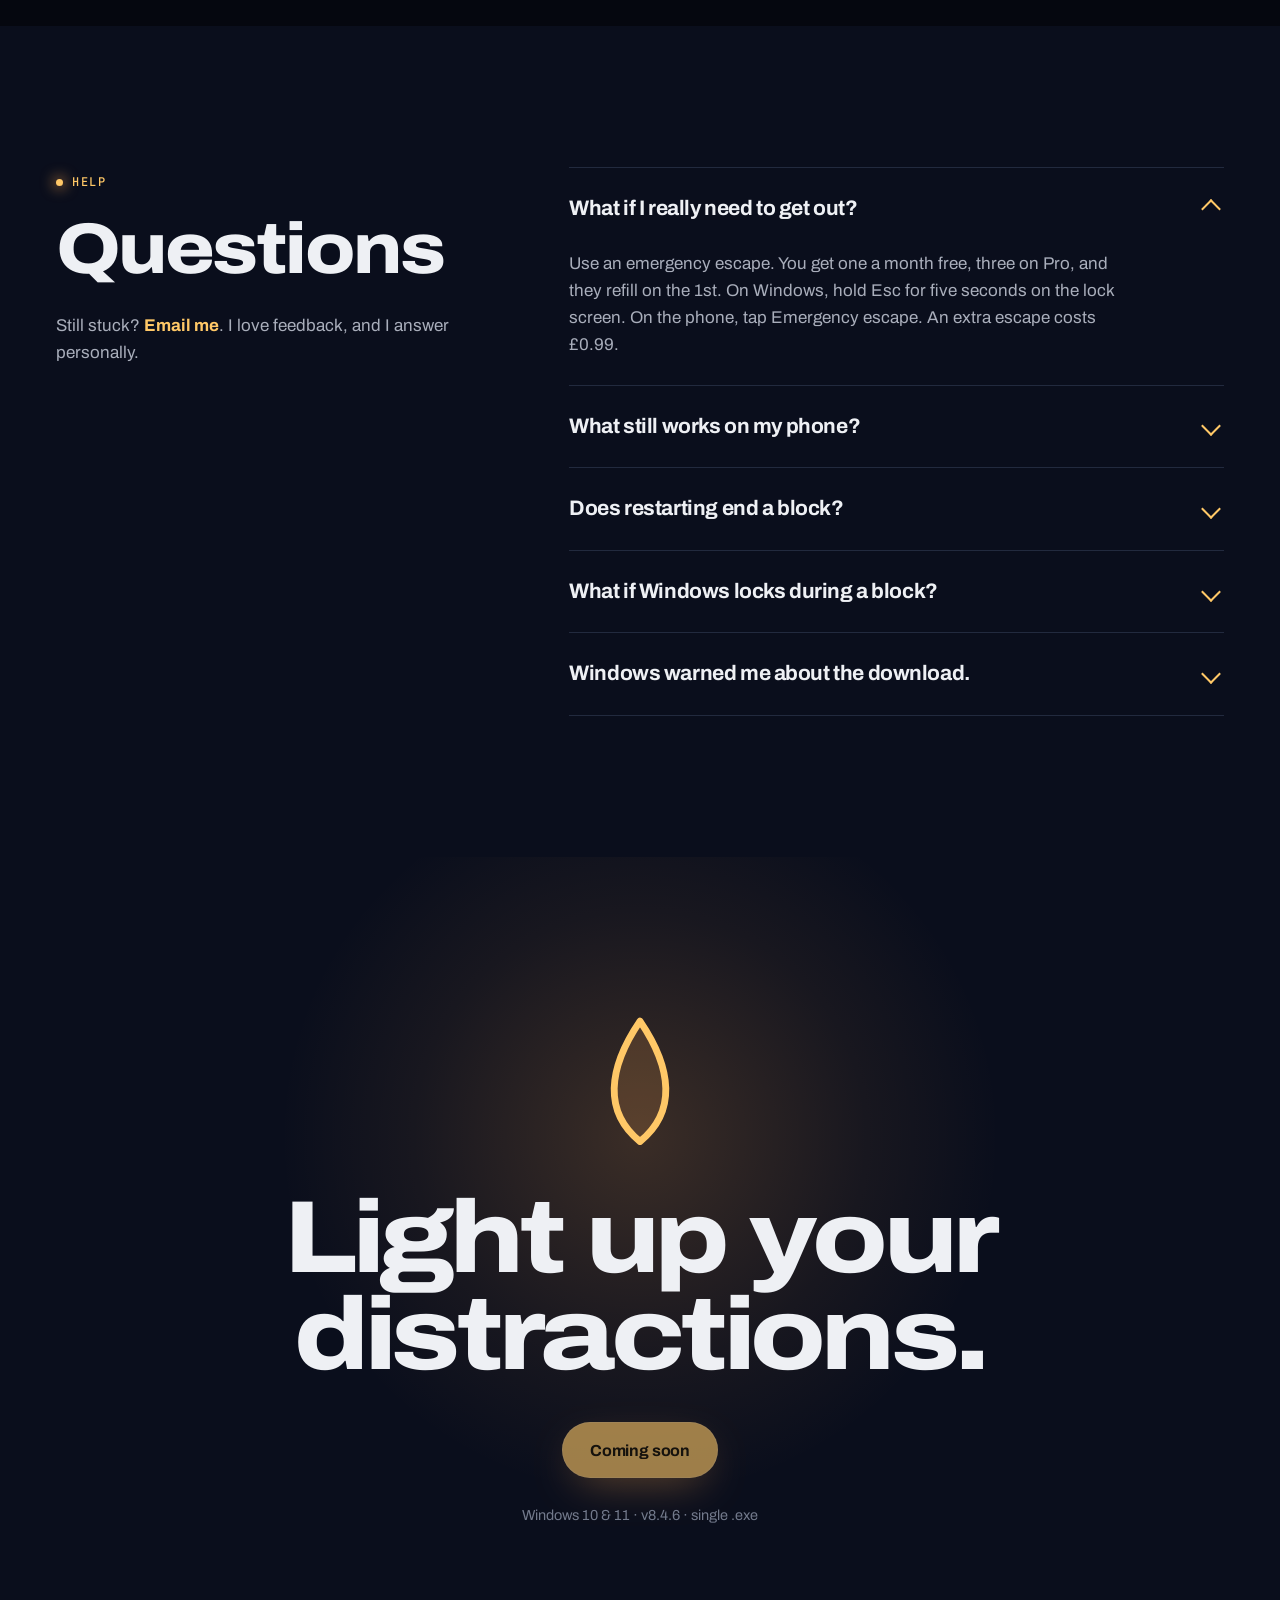
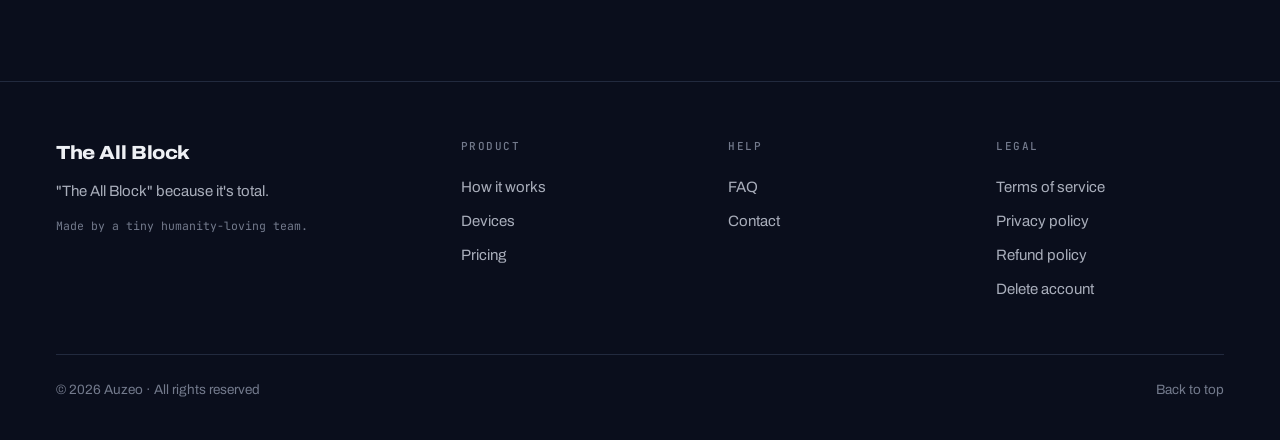
<file: docs/beta/new/index.html>
<!doctype html>
<html lang="en" data-theme="dark">
<head>
<script>document.documentElement.classList.add("js");
try{var _t=localStorage.getItem("theme");if(_t==="light"||_t==="dark")document.documentElement.setAttribute("data-theme",_t)}catch(e){}
</script>
<meta charset="utf-8">
<meta name="viewport" content="width=device-width, initial-scale=1">
<title>The All Block: End Your Screen Time</title>
<meta name="description" content="End your screen time. The All Block is a focus blocker for your computer and phone. It locks the whole device until your session ends, not just a list of apps and sites. Free to start, no card needed.">
<meta name="robots" content="noindex, nofollow">
<meta name="theme-color" content="#0a0e1c">
<link rel="icon" href="/candle.ico?v=4" sizes="any">
<link rel="icon" type="image/svg+xml" href="/img/flame.svg?v=2">
<link rel="apple-touch-icon" href="/img/candle-touch.png?v=3">
<link rel="preconnect" href="https://fonts.googleapis.com">
<link rel="preconnect" href="https://fonts.gstatic.com" crossorigin>
<link href="https://fonts.googleapis.com/css2?family=Archivo:wdth,wght@75..125,400..900&family=JetBrains+Mono:wght@400;500;700&display=swap" rel="stylesheet">
<!-- BETA PREVIEW: a from-scratch redesign. Not linked from the live site.
     Photography: the forest the live site already uses, darkened, white type over it. -->
<style>
/* ── tokens: Midnight navy and gold by night, paper and Linen green by day ── */
:root{
  --bg:#0a0e1c; --void:#05070f; --card:#111728; --card2:#161d31; --line:#222a3e; --line2:#2e3854;
  --ink:#eef0f4; --ash:#a9aebb; --faint:#737a8c;
  --gold:#ffc867; --gold-ink:#1a1304; --gold-soft:rgba(255,200,103,.12); --glow:255,170,80;
  --wax:#eef0f4; --flame:#ffc867;
  --display:"Archivo",system-ui,sans-serif; --mono:"JetBrains Mono",ui-monospace,monospace;
  --wrap:1280px; --gut:clamp(20px,5vw,56px); --r:28px; --r2:18px;
  --out:cubic-bezier(.23,1,.32,1);
  color-scheme:dark;
}
:root[data-theme="light"]{
  --bg:#efeee8; --void:#e5e3db; --card:#f8f7f3; --card2:#ffffff; --line:#d8d5cb; --line2:#c6c2b5;
  --ink:#1a1b19; --ash:#53554f; --faint:#868880;
  --gold:#3d5e3a; --gold-ink:#f4f6ef; --gold-soft:rgba(61,94,58,.1); --glow:224,149,42;
  --wax:#1a1b19; --flame:#e0952a;
  color-scheme:light;
}
*{box-sizing:border-box}
html{scroll-behavior:smooth;-webkit-text-size-adjust:100%}
body{margin:0;background:var(--bg);color:var(--ink);font-family:var(--display);font-size:17px;line-height:1.6;
  -webkit-font-smoothing:antialiased;overflow-x:hidden}
h1,h2,h3{margin:0;font-weight:800;font-stretch:112%;letter-spacing:-.035em;line-height:1;text-wrap:balance}
p{margin:0}
a{color:inherit;text-decoration:none}
button{font:inherit;color:inherit;cursor:pointer;border:0;background:none}
:focus-visible{outline:2px solid var(--gold);outline-offset:3px;border-radius:8px}
.wrap{max-width:var(--wrap);margin:0 auto;padding:0 var(--gut)}
section{padding:clamp(72px,11vw,150px) 0;position:relative}
.gold{color:var(--gold)}
.mono{font-family:var(--mono);font-variant-numeric:tabular-nums}

/* label above each headline */
.tag{display:inline-flex;align-items:center;gap:9px;font-family:var(--mono);font-size:12px;font-weight:500;letter-spacing:.14em;
  text-transform:uppercase;color:var(--gold);margin-bottom:22px}
.tag::before{content:"";width:7px;height:7px;border-radius:50%;background:var(--gold);box-shadow:0 0 14px 2px rgba(var(--glow),.7)}
.h2{font-size:clamp(36px,5.6vw,76px)}
.lede{color:var(--ash);font-size:clamp(17px,1.5vw,20px);max-width:54ch;margin-top:22px}

/* buttons */
.btn{display:inline-flex;align-items:center;justify-content:center;gap:10px;height:56px;padding:0 28px;border-radius:999px;
  font-weight:700;font-size:16px;letter-spacing:-.01em;white-space:nowrap;transition:transform .16s var(--out),background .2s,border-color .2s,box-shadow .2s}
.btn:active{transform:scale(.97)}
.btn svg{width:18px;height:18px;flex:none}
.btn-gold{background:var(--gold);color:var(--gold-ink);box-shadow:0 0 0 1px rgba(255,255,255,.14) inset,0 14px 44px -14px rgba(var(--glow),.75)}
.btn-ghost{border:1px solid var(--line2);background:color-mix(in srgb,var(--card) 70%,transparent)}
@media (hover:hover){.btn-gold:hover{box-shadow:0 0 0 1px rgba(255,255,255,.2) inset,0 18px 54px -12px rgba(var(--glow),.95)}.btn-ghost:hover{border-color:var(--gold)}}

/* ── nav ── */
.nav{position:fixed;top:14px;left:0;right:0;z-index:50;display:flex;justify-content:center;padding:0 14px;pointer-events:none}
.nav-in{pointer-events:auto;display:flex;align-items:center;gap:4px;padding:7px 8px 7px 8px;border-radius:999px;
  background:color-mix(in srgb,var(--card) 78%,transparent);border:1px solid var(--line);backdrop-filter:blur(18px) saturate(1.3);-webkit-backdrop-filter:blur(18px) saturate(1.3)}
.nav-mark{width:38px;height:38px;border-radius:50%;overflow:hidden;flex:none;display:block}
.nav-mark svg{width:100%;height:100%;display:block}
.nav-name{font-weight:800;font-stretch:112%;letter-spacing:-.02em;font-size:15px;padding:0 14px 0 8px}
.nav-links{display:flex}
.nav-links a{padding:9px 14px;font-size:14.5px;font-weight:500;color:var(--ash);border-radius:999px;transition:color .2s}
.nav-links a:hover{color:var(--ink)}
.nav-theme{width:38px;height:38px;border-radius:50%;display:grid;place-items:center;color:var(--ash)}
.nav-theme svg{width:17px;height:17px}
.nav .btn{height:40px;padding:0 18px;font-size:14.5px;box-shadow:none}
@media (max-width:860px){.nav-links{display:none}}
@media (max-width:420px){.nav-name{display:none}}

/* ── hero ── */
.hero{min-height:100dvh;padding:130px 0 70px;display:flex;align-items:center;overflow:hidden}
.hero::before{content:"";position:absolute;right:-12%;top:-10%;width:min(1100px,95vw);aspect-ratio:1;pointer-events:none;
  background:radial-gradient(closest-side,rgba(var(--glow),.2),rgba(var(--glow),.07) 42%,transparent 72%)}
.hero-grid{display:grid;grid-template-columns:minmax(0,1.4fr) minmax(0,.6fr);gap:clamp(24px,5vw,80px);align-items:center;width:100%}
.hero h1{font-size:clamp(44px,6.1vw,96px);font-stretch:118%;font-weight:800;letter-spacing:-.045em;line-height:.93}
.hero h1 span{display:block}
.hero .lede{font-size:clamp(18px,1.7vw,22px);max-width:36ch}
.hero-cta{display:flex;flex-wrap:wrap;gap:12px;margin-top:38px}
.hero-meta{display:flex;flex-wrap:wrap;gap:8px 22px;margin-top:26px;color:var(--faint);font-size:14.5px}
.hero-meta span{display:inline-flex;align-items:center;gap:8px}
.hero-meta i{width:5px;height:5px;border-radius:50%;background:var(--gold);opacity:.8}
.soon{font-family:var(--mono);font-size:10.5px;letter-spacing:.1em;text-transform:uppercase;padding:3px 7px;border:1px solid var(--line2);border-radius:999px;color:var(--faint)}

.stage{position:relative;display:flex;flex-direction:column;align-items:center}
.stage svg.candle{height:min(58vh,520px);width:auto;overflow:visible}
.stage-read{display:flex;align-items:baseline;gap:12px;margin-top:6px;color:var(--faint);font-size:12px;letter-spacing:.14em;text-transform:uppercase;font-family:var(--mono)}
.stage-read b{color:var(--ink);font-size:15px;letter-spacing:0;font-weight:500}

/* the candle drawing, shared */
.c-wax{fill:none;stroke:var(--wax);stroke-width:5}
.c-level{stroke:var(--gold);stroke-width:3;stroke-dasharray:6 5;stroke-linecap:round}
.c-flame{fill:rgba(var(--glow),.16);stroke:var(--flame);stroke-width:4;stroke-linejoin:round;transform-box:fill-box;transform-origin:50% 100%;animation:flick 3.2s ease-in-out infinite}
.c-halo{fill:rgba(var(--glow),.22);filter:blur(22px)}
@keyframes flick{0%,100%{transform:scale(1,1) skewX(0)}12%{transform:scale(.97,1.04) skewX(-1.5deg)}24%{transform:scale(1.02,.97) skewX(1deg)}37%{transform:scale(.98,1.05) skewX(2deg)}49%{transform:scale(1.01,.98) skewX(-.5deg)}63%{transform:scale(.96,1.06) skewX(-2deg)}78%{transform:scale(1.02,.98) skewX(1.2deg)}}

/* hold button: fills over two seconds, the same gesture as the app */
.hold{position:relative;overflow:hidden;margin-top:26px;height:56px;padding:0 30px;border-radius:999px;border:1px solid var(--gold);
  color:var(--gold);font-weight:700;font-size:15.5px;display:inline-flex;align-items:center;gap:10px;user-select:none;-webkit-user-select:none;touch-action:none;
  transition:transform .16s var(--out)}
.hold:active{transform:scale(.97)}
.hold .fill{position:absolute;inset:0;background:var(--gold);clip-path:inset(0 100% 0 0);transition:clip-path .25s var(--out)}
.hold.on .fill{clip-path:inset(0 0 0 0);transition:clip-path 2s linear}
.hold span{position:relative}
.hold .over{position:absolute;inset:0;display:flex;align-items:center;justify-content:center;gap:10px;color:var(--gold-ink);clip-path:inset(0 100% 0 0);transition:clip-path .25s var(--out)}
.hold.on .over{clip-path:inset(0 0 0 0);transition:clip-path 2s linear}
.hold-hint{margin-top:12px;font-size:13.5px;color:var(--faint);text-align:center}
@media (max-width:900px){
  .hero{padding-top:110px}
  .hero-grid{grid-template-columns:1fr}
  .stage{margin-top:26px}
  .stage svg.candle{height:min(34vh,300px)}
  .hero::before{right:-40%;top:-18%;width:160vw}
}

/* ── the cost: one big sentence with live numbers ── */
.cost{background:var(--void)}
.cost-say{font-size:clamp(32px,5vw,74px);font-weight:800;font-stretch:112%;letter-spacing:-.04em;line-height:1.04;text-wrap:balance}
.cost-say em{font-style:normal;color:var(--faint)}
.cost-say b{color:var(--gold);font-weight:800;white-space:nowrap}
.cost-row{display:grid;gap:clamp(36px,5vw,64px)}
.cost-ctl{display:grid;grid-template-columns:minmax(0,1fr) minmax(0,1fr);gap:clamp(30px,6vw,90px);align-items:start;padding-top:clamp(28px,4vw,44px);border-top:1px solid var(--line)}
.cost-ctl label{display:flex;justify-content:space-between;align-items:baseline;font-size:15px;color:var(--ash);margin-bottom:16px}
.cost-ctl label b{font-family:var(--mono);font-weight:500;color:var(--ink);font-size:20px}
input[type=range]{-webkit-appearance:none;appearance:none;width:100%;height:36px;background:none;margin:0;cursor:pointer}
input[type=range]::-webkit-slider-runnable-track{height:6px;border-radius:6px;background:linear-gradient(90deg,var(--gold) var(--p,27%),var(--line2) var(--p,27%))}
input[type=range]::-moz-range-track{height:6px;border-radius:6px;background:var(--line2)}
input[type=range]::-moz-range-progress{height:6px;border-radius:6px;background:var(--gold)}
input[type=range]::-webkit-slider-thumb{-webkit-appearance:none;width:26px;height:26px;border-radius:50%;background:var(--gold);margin-top:-10px;box-shadow:0 0 24px rgba(var(--glow),.8);border:4px solid var(--void)}
input[type=range]::-moz-range-thumb{width:20px;height:20px;border-radius:50%;background:var(--gold);box-shadow:0 0 24px rgba(var(--glow),.8);border:4px solid var(--void)}
.cost-ends{display:flex;justify-content:space-between;font-family:var(--mono);font-size:12px;color:var(--faint)}
.cost-foot{color:var(--ash);font-size:18px;max-width:40ch}
.cost-foot a{color:var(--gold);font-weight:700;white-space:nowrap}
@media (max-width:860px){.cost-ctl{grid-template-columns:1fr}}

/* ── features: big rounded panels ── */
.feat-head{max-width:800px;margin-bottom:clamp(36px,5vw,64px)}
.grid{display:grid;grid-template-columns:repeat(12,minmax(0,1fr));gap:18px}
.panel{position:relative;overflow:hidden;background:var(--card);border:1px solid var(--line);border-radius:var(--r);padding:clamp(26px,3.2vw,44px);display:flex;flex-direction:column}
.panel h3{font-size:clamp(26px,3vw,40px);letter-spacing:-.035em}
.panel p{color:var(--ash);margin-top:14px;max-width:46ch}
.panel .tag{margin-bottom:16px}
.s7{grid-column:span 7}.s5{grid-column:span 5}.s12{grid-column:span 12}
.panel .vis{margin-top:auto;padding-top:34px}
.panel.lit::after{content:"";position:absolute;right:-20%;bottom:-45%;width:80%;aspect-ratio:1;pointer-events:none;
  background:radial-gradient(closest-side,rgba(var(--glow),.16),transparent 70%)}
@media (max-width:940px){.s7,.s5{grid-column:span 12}}

/* candle panel: the drum beside the candle */
.timer{display:flex;align-items:center;justify-content:center;gap:clamp(20px,4vw,54px)}
.drum{display:flex;flex-direction:column;align-items:flex-end;gap:2px;font-weight:800;font-stretch:112%;letter-spacing:-.03em;line-height:1.15}
.drum span{color:var(--faint);opacity:.35;font-size:20px;transition:all .3s var(--out)}
.drum span.n1{opacity:.6;font-size:26px}
.drum span.n0{opacity:1;color:var(--ink);font-size:44px}
.timer svg{height:250px;width:auto;overflow:visible;flex:none}
.timer-side{display:flex;flex-direction:column;gap:6px;font-family:var(--mono);font-size:11px;letter-spacing:.14em;text-transform:uppercase;color:var(--faint)}
.timer-side b{font-size:22px;letter-spacing:0;color:var(--ink);font-weight:500;text-transform:none}
@media (max-width:520px){.timer-side{display:none}}

/* the block: a plain list of what does not end it */
.nots{list-style:none;margin:0;padding:0;display:grid;gap:0}
.nots li{display:flex;gap:14px;align-items:flex-start;padding:16px 0;border-top:1px solid var(--line);font-weight:600;letter-spacing:-.01em}
.nots li:first-child{border-top:0}
.nots svg{width:20px;height:20px;flex:none;margin-top:3px;color:var(--gold)}
.nots small{display:block;font-weight:400;color:var(--ash);font-size:15px;margin-top:2px}

/* schedules: a day, with the blocks laid on it */
.sched{display:grid;grid-template-columns:minmax(0,1fr) minmax(0,1fr);gap:clamp(28px,5vw,80px);align-items:center}
@media (max-width:860px){.sched{grid-template-columns:1fr}}
.day{display:grid;gap:14px}
.day-row{display:grid;grid-template-columns:92px minmax(0,1fr);gap:14px;align-items:center;font-size:14.5px;font-weight:600}
.day-row small{font-family:var(--mono);font-weight:400;font-size:11.5px;color:var(--faint);display:block}
.track{position:relative;height:12px;border-radius:12px;background:var(--card2);border:1px solid var(--line)}
.track i{position:absolute;top:-1px;bottom:-1px;border-radius:12px;background:var(--gold);box-shadow:0 0 18px -2px rgba(var(--glow),.7)}
.day-ax{display:grid;grid-template-columns:92px minmax(0,1fr);gap:14px;font-family:var(--mono);font-size:10.5px;color:var(--faint)}
.day-ax div{display:flex;justify-content:space-between}

/* accountability lock */
.lock-grid{display:grid;grid-template-columns:minmax(0,1.1fr) minmax(0,.9fr);gap:clamp(24px,3vw,44px);align-items:center;margin-top:28px}
.ticks{list-style:none;margin:0;padding:0;display:grid;gap:12px;color:var(--ash);font-size:16px}
.ticks li{display:flex;gap:12px;align-items:flex-start}
.ticks svg{width:18px;height:18px;flex:none;margin-top:4px;color:var(--gold)}
.pw{background:var(--card2);border:1px solid var(--line2);border-radius:var(--r2);padding:26px;position:relative;z-index:1}
.pw h4{margin:0;font-size:19px;font-weight:800;letter-spacing:-.02em}
.pw small{display:block;color:var(--faint);font-size:13.5px;margin-top:4px}
.pw-field{display:flex;align-items:center;gap:9px;height:52px;margin-top:18px;padding:0 18px;border-radius:14px;background:var(--bg);border:1px solid var(--line)}
.pw-field i{width:9px;height:9px;border-radius:50%;background:var(--ink);opacity:.85}
.pw-btn{margin-top:12px;height:50px;border-radius:14px;background:var(--gold);color:var(--gold-ink);display:grid;place-items:center;font-weight:700;font-size:15px}
.pro{font-family:var(--mono);font-size:10.5px;letter-spacing:.12em;text-transform:uppercase;padding:3px 8px;border-radius:999px;background:var(--gold-soft);color:var(--gold);margin-left:6px}
@media (max-width:760px){.lock-grid{grid-template-columns:1fr}}

/* escape */
.pips{display:flex;gap:14px;align-items:center}
.pip{width:64px;height:64px;border-radius:50%;border:1.5px dashed var(--line2);display:grid;place-items:center;color:var(--faint);font-family:var(--mono);font-size:11px}
.pip.on{border:1.5px solid var(--gold);color:var(--gold);box-shadow:0 0 30px -6px rgba(var(--glow),.7) inset,0 0 30px -10px rgba(var(--glow),.7)}
.pips-cap{margin-top:12px;font-size:13px;color:var(--faint)}

/* ── the real world: the site's forest, darkened, white type ── */
.world{padding:0}
.world-in{position:relative;min-height:min(86vh,760px);display:flex;align-items:flex-end;overflow:hidden;color:#fff}
.world-in img{position:absolute;inset:0;width:100%;height:100%;object-fit:cover;filter:brightness(.5) saturate(.8)}
.world-in::after{content:"";position:absolute;inset:0;background:linear-gradient(180deg,var(--bg) 0,transparent 22%,transparent 55%,rgba(5,7,15,.85) 100%)}
.world-copy{position:relative;z-index:1;padding-top:120px;padding-bottom:clamp(50px,7vw,96px);width:100%}
.world-copy h2{font-size:clamp(38px,6.5vw,98px);font-stretch:118%;letter-spacing:-.045em;line-height:.95;color:#fff}
.world-copy p{color:rgba(255,255,255,.82);font-size:clamp(17px,1.5vw,20px);max-width:44ch;margin-top:22px}

/* ── devices ── */
.dev-grid{display:grid;grid-template-columns:minmax(0,.9fr) minmax(0,1.1fr);gap:clamp(30px,6vw,90px);align-items:center}
.plats{display:grid;grid-template-columns:1fr 1fr;gap:12px;margin-top:34px}
.plat{display:flex;align-items:center;gap:14px;padding:16px 18px;border-radius:var(--r2);border:1px solid var(--line);background:var(--card);transition:border-color .2s,transform .16s var(--out)}
a.plat:hover{border-color:var(--gold)}a.plat:active{transform:scale(.98)}
.plat svg{width:24px;height:24px;flex:none}
.plat b{display:block;font-weight:700;letter-spacing:-.01em;line-height:1.2}
.plat small{color:var(--faint);font-size:13px}
.plat.off{opacity:.55}
.rig{position:relative;height:clamp(300px,36vw,460px)}
.laptop{position:absolute;left:0;top:4%;width:82%;aspect-ratio:16/10;border-radius:18px;background:var(--void);border:1px solid var(--line2);box-shadow:0 40px 90px -40px #000;display:flex;align-items:center;justify-content:center;gap:9%;overflow:hidden}
.laptop::after,.phone::after{content:"";position:absolute;left:50%;top:38%;width:70%;aspect-ratio:1;transform:translate(-50%,-50%);background:radial-gradient(closest-side,rgba(var(--glow),.2),transparent 70%);pointer-events:none}
.laptop svg{height:68%;width:auto;overflow:visible;position:relative;z-index:1}
.dev-read{position:relative;z-index:1;font-family:var(--mono);color:#a9aebb;font-size:clamp(9px,.85vw,11px);letter-spacing:.14em;text-transform:uppercase}
.dev-read b{display:block;color:#eef0f4;font-weight:500;font-size:clamp(24px,3.4vw,46px);letter-spacing:-.02em;margin:4px 0}
.phone{position:absolute;right:0;bottom:0;width:27%;aspect-ratio:9/19;border-radius:26px;background:var(--void);border:1px solid var(--line2);box-shadow:0 30px 80px -30px #000,0 0 0 6px var(--bg);display:flex;flex-direction:column;align-items:center;justify-content:center;gap:8%;overflow:hidden}
.phone svg{height:46%;width:auto;overflow:visible;position:relative;z-index:1}
.phone .dev-read{text-align:center}.phone .dev-read b{font-size:clamp(17px,2.2vw,28px)}
.laptop,.phone,.lockscr{--wax:#eef0f4;--flame:#ffc867;--gold:#ffc867;--glow:255,170,80}
.laptop,.phone{--void:#05070f;--line2:#2e3854}
@media (max-width:900px){.dev-grid{grid-template-columns:1fr}}

/* ── pricing ── */
.price-head{display:flex;justify-content:space-between;align-items:flex-end;gap:30px;flex-wrap:wrap;margin-bottom:44px}
.bill{display:inline-flex;padding:5px;border-radius:999px;background:var(--card);border:1px solid var(--line)}
.bill button{height:42px;padding:0 20px;border-radius:999px;font-size:14.5px;font-weight:600;color:var(--ash);transition:color .2s,background .2s}
.bill button[aria-pressed=true]{background:var(--ink);color:var(--bg)}
.bill em{font-style:normal;font-family:var(--mono);font-size:11px;margin-left:6px;opacity:.75}
.plans{display:grid;grid-template-columns:repeat(3,minmax(0,1fr));gap:18px;align-items:stretch}
.plan{background:var(--card);border:1px solid var(--line);border-radius:var(--r);padding:32px;display:flex;flex-direction:column}
.plan.hot{border-color:var(--gold);background:linear-gradient(180deg,color-mix(in srgb,var(--gold) 9%,var(--card)),var(--card) 55%);box-shadow:0 30px 90px -50px rgba(var(--glow),.9)}
.plan-name{display:flex;align-items:center;justify-content:space-between;font-weight:700;font-size:17px}
.plan-name span{font-family:var(--mono);font-size:10.5px;letter-spacing:.12em;text-transform:uppercase;padding:4px 9px;border-radius:999px;background:var(--gold);color:var(--gold-ink);font-weight:500}
.plan-price{font-size:58px;font-weight:800;font-stretch:112%;letter-spacing:-.045em;line-height:1;margin-top:26px;display:flex;align-items:baseline;gap:10px}
.plan-price s{font-size:22px;color:var(--faint);font-weight:500;letter-spacing:-.02em}
.plan-per{color:var(--faint);font-size:14.5px;margin-top:8px;min-height:1.6em}
.plan ul{list-style:none;margin:26px 0 30px;padding:26px 0 0;border-top:1px solid var(--line);display:grid;gap:11px;font-size:15.5px;color:var(--ash)}
.plan li{display:flex;gap:11px;align-items:flex-start}
.plan li svg{width:17px;height:17px;flex:none;margin-top:4px;color:var(--gold)}
.plan .btn{margin-top:auto;width:100%;height:52px;font-size:15px}
.plan-foot{text-align:center;font-size:13px;color:var(--faint);margin-top:12px;min-height:1.6em}
[data-show]{display:none}
.plans[data-bill=year] [data-show~=year],.plans[data-bill=month] [data-show~=month],.plans[data-bill=once] [data-show~=once]{display:flex}
.plans[data-bill=year] span[data-show~=year],.plans[data-bill=month] span[data-show~=month]{display:inline}
.price-note{margin-top:26px;color:var(--faint);font-size:14.5px;text-align:center}
.price-note a{color:var(--ash);text-decoration:underline;text-underline-offset:3px}
@media (max-width:940px){.plans{grid-template-columns:1fr}}

/* ── faq ── */
.faq-grid{display:grid;grid-template-columns:minmax(0,.8fr) minmax(0,1.2fr);gap:clamp(30px,6vw,90px)}
.faq details{border-top:1px solid var(--line)}
.faq details:last-of-type{border-bottom:1px solid var(--line)}
.faq summary{list-style:none;cursor:pointer;display:flex;justify-content:space-between;align-items:center;gap:20px;padding:24px 0;font-weight:700;font-size:clamp(18px,1.7vw,21px);letter-spacing:-.02em}
.faq summary::-webkit-details-marker{display:none}
.faq summary::after{content:"";width:12px;height:12px;flex:none;border-right:2px solid var(--gold);border-bottom:2px solid var(--gold);transform:rotate(45deg);transition:transform .25s var(--out);margin-right:6px}
.faq details[open] summary::after{transform:rotate(-135deg)}
.faq details p{color:var(--ash);padding:0 40px 26px 0;max-width:60ch}
.faq-more{margin-top:26px;color:var(--ash)}
.faq-more a{color:var(--gold);font-weight:700}
@media (max-width:860px){.faq-grid{grid-template-columns:1fr}}

/* ── closing ── */
.end{text-align:center;overflow:hidden;padding-bottom:clamp(90px,12vw,170px)}
.end::before{content:"";position:absolute;left:50%;top:0;width:min(1000px,130vw);aspect-ratio:1;transform:translate(-50%,-22%);pointer-events:none;
  background:radial-gradient(closest-side,rgba(var(--glow),.2),rgba(var(--glow),.06) 45%,transparent 72%)}
.end svg.mark{width:86px;height:auto;overflow:visible;position:relative}
.end h2{font-size:clamp(44px,8vw,120px);font-stretch:118%;letter-spacing:-.045em;line-height:.95;margin:26px auto 0;max-width:12ch;position:relative}
.end .hero-cta{justify-content:center;position:relative}
.end .hero-meta{justify-content:center;position:relative}

/* ── footer ── */
footer{border-top:1px solid var(--line);padding:56px 0 40px;font-size:15px}
.foot{display:grid;grid-template-columns:minmax(0,1.6fr) repeat(3,minmax(0,1fr));gap:40px}
.foot-brand b{font-size:19px;font-weight:800;font-stretch:112%;letter-spacing:-.02em}
.foot-brand p{color:var(--ash);margin-top:10px;max-width:30ch}
.foot-brand small{display:block;margin-top:14px;font-family:var(--mono);font-size:11.5px;color:var(--faint)}
.foot h5{margin:0 0 14px;font-family:var(--mono);font-size:11px;font-weight:500;letter-spacing:.14em;text-transform:uppercase;color:var(--faint)}
.foot a{display:block;padding:5px 0;color:var(--ash);transition:color .2s}.foot a:hover{color:var(--ink)}
.foot-base{display:flex;justify-content:space-between;flex-wrap:wrap;gap:10px;margin-top:48px;padding-top:24px;border-top:1px solid var(--line);color:var(--faint);font-size:13.5px}
@media (max-width:760px){.foot{grid-template-columns:1fr 1fr}.foot-brand{grid-column:span 2}}

/* ── the demo lock ── */
.lockscr{position:fixed;inset:0;z-index:100;background:#05070f;color:#eef0f4;display:none;align-items:center;justify-content:center;gap:clamp(30px,8vw,120px);cursor:pointer;opacity:0;transition:opacity .6s ease}
.lockscr.show{display:flex}.lockscr.in{opacity:1}
.lockscr::before{content:"";position:absolute;left:50%;top:44%;width:min(900px,120vw);aspect-ratio:1;transform:translate(-62%,-50%);background:radial-gradient(closest-side,rgba(255,170,80,.16),transparent 70%);pointer-events:none}
.lockscr svg{height:min(62vh,520px);width:auto;overflow:visible;position:relative}
.lock-read{position:relative;font-family:var(--mono);font-size:12px;letter-spacing:.16em;text-transform:uppercase;color:#737a8c}
.lock-read .clock{display:block;font-size:clamp(64px,13vw,170px);font-weight:500;letter-spacing:-.04em;color:#eef0f4;line-height:1;margin:10px 0 14px}
.lock-read .at{color:#ffc867}
.lock-note{position:absolute;left:0;right:0;bottom:34px;text-align:center;font-size:14px;color:#737a8c;padding:0 20px}
@media (max-width:640px){.lockscr{flex-direction:column;gap:24px}.lockscr svg{height:38vh}.lock-read{text-align:center}}

/* ── reveal on scroll (only when scripted, never for reduced motion) ── */
html.js .rise{opacity:0;transform:translateY(22px);transition:opacity .8s var(--out),transform .8s var(--out)}
html.js .rise.seen{opacity:1;transform:none}
@media (prefers-reduced-motion:reduce){
  html.js .rise{opacity:1;transform:none;transition:none}
  .c-flame{animation:none}
  html{scroll-behavior:auto}
}
</style>
<style id="dl-paused">.dl-off{cursor:default!important;pointer-events:none;opacity:.6}</style></head>
<body id="top">
<svg width="0" height="0" style="position:absolute" aria-hidden="true">
  <defs>
    <linearGradient id="cdG" gradientUnits="userSpaceOnUse" x1="0" y1="130" x2="0" y2="470">
      <stop offset="0" stop-color="#fff"/><stop offset=".5" stop-color="#fff"/>
      <stop offset=".8" stop-color="#fff" stop-opacity=".3"/><stop offset=".97" stop-color="#fff" stop-opacity="0"/>
    </linearGradient>
    <mask id="cdM" maskUnits="userSpaceOnUse" x="0" y="100" width="130" height="400"><rect x="0" y="100" width="130" height="400" fill="url(#cdG)"/></mask>
  </defs>
  <symbol id="candle" viewBox="0 0 130 500" overflow="visible">
    <ellipse class="c-halo" cx="65" cy="78" rx="56" ry="70"/>
    <g mask="url(#cdM)"><rect class="c-wax" x="33" y="130" width="64" height="360" rx="16"/></g>
    <line class="c-level" x1="18" y1="318" x2="112" y2="318"/>
    <path class="c-flame" d="M65 114 C 44 97, 46 72, 65 44 C 84 72, 86 97, 65 114 Z"/>
  </symbol>
  <symbol id="ok" viewBox="0 0 20 20"><path d="M4 10.5l4 4 8-9" fill="none" stroke="currentColor" stroke-width="2.2" stroke-linecap="round" stroke-linejoin="round"/></symbol>
  <symbol id="i-pc" viewBox="0 0 24 24"><path d="M3 5h18v11H3zM9 20h6M12 16v4" fill="none" stroke="currentColor" stroke-width="1.8" stroke-linecap="round" stroke-linejoin="round"/></symbol>
  <symbol id="i-ph" viewBox="0 0 24 24"><path d="M7.5 2.5h9a1.5 1.5 0 0 1 1.5 1.5v16a1.5 1.5 0 0 1-1.5 1.5h-9A1.5 1.5 0 0 1 6 20V4a1.5 1.5 0 0 1 1.5-1.5zM10.5 18.5h3" fill="none" stroke="currentColor" stroke-width="1.8" stroke-linecap="round" stroke-linejoin="round"/></symbol>
  <symbol id="i-dl" viewBox="0 0 20 20"><path d="M10 3v10m0 0l-4-4m4 4l4-4M4 16.5h12" fill="none" stroke="currentColor" stroke-width="2" stroke-linecap="round" stroke-linejoin="round"/></symbol>
</svg>

<nav class="nav" aria-label="Main">
  <div class="nav-in">
    <a class="nav-mark" href="#top" aria-label="The All Block, back to top">
      <svg viewBox="0 5 512 512" aria-hidden="true"><defs><radialGradient id="nbG" gradientUnits="userSpaceOnUse" cx="256" cy="275" r="230"><stop offset="0" stop-color="#ffaa50" stop-opacity=".34"/><stop offset=".35" stop-color="#ff8732" stop-opacity=".12"/><stop offset=".75" stop-color="#ff7828" stop-opacity=".03"/><stop offset="1" stop-color="#ff7828" stop-opacity="0"/></radialGradient></defs><rect x="0" y="0" width="512" height="520" fill="#000"/><rect x="0" y="0" width="512" height="520" fill="url(#nbG)"/><path transform="translate(256 261) scale(2.7) translate(-256 -165)" d="M256 202c-24-19-22-46 0-74c22 28 24 55 0 74z" fill="none" stroke="#ffc867" stroke-width="11" stroke-linejoin="round"/></svg>
    </a>
    <a class="nav-name" href="#top">The All Block</a>
    <div class="nav-links">
      <a href="#how">How it works</a>
      <a href="#devices">Devices</a>
      <a href="#pricing">Pricing</a>
      <a href="#faq">Help</a>
    </div>
    <button class="nav-theme" id="theme" aria-label="Switch between light and dark">
      <svg viewBox="0 0 20 20" aria-hidden="true"><path d="M10 2.5a7.5 7.5 0 1 0 0 15z" fill="currentColor"/><circle cx="10" cy="10" r="7.5" fill="none" stroke="currentColor" stroke-width="1.6"/></svg>
    </button>
    <a class="btn btn-gold" href="#download">Download</a>
  </div>
</nav>

<main>
<section class="hero">
  <div class="wrap hero-grid">
    <div>
      <h1><span>End your screen time.</span><span class="gold">Once and for all.</span></h1>
      <p class="lede">The All Block locks your whole device until the candle burns down. No apps. No exceptions. Just the real world.</p>
      <div class="hero-cta" id="download">
        <span class="btn btn-gold dl-off" aria-disabled="true">Coming soon</span>
        
      </div>
      <div class="hero-meta">
        <span><i></i>Free for good</span><span><i></i>No account</span><span><i></i>No card</span>
        <span>macOS and iOS <b class="soon">Soon</b></span>
      </div>
    </div>
    <div class="stage">
      <svg class="candle" viewBox="0 0 130 500" aria-hidden="true"><use href="#candle"/></svg>
      <button class="hold" id="hold" type="button">
        <i class="fill"></i><span>Hold to start</span><b class="over" aria-hidden="true">Hold to start</b>
      </button>
      <p class="hold-hint">Hold for two seconds to see a block.</p>
    </div>
  </div>
</section>

<section class="cost" id="cost">
  <div class="wrap">
    <div class="tag rise">What it costs you</div>
    <div class="cost-row">
      <p class="cost-say rise"><b id="cH">4 hours</b> a day is <b id="cD">61 days</b> every year. <em>And</em> <b id="cY">8.3 years</b> <em>of the next fifty.</em></p>
      <div class="cost-ctl rise">
        <div>
        <label for="hrs"><span>I spend this long on my phone each day</span><b id="cL">4h</b></label>
        <input type="range" id="hrs" min="1" max="12" step="0.5" value="4">
        <div class="cost-ends"><span>1h</span><span>12h</span></div>
        </div>
        <p class="cost-foot">That is <b class="gold" id="cP">25%</b> of your waking hours. That time is your life. The All Block gives it back. <a href="#download">Get my time back →</a></p>
      </div>
    </div>
  </div>
</section>

<section id="how">
  <div class="wrap">
    <div class="feat-head rise">
      <div class="tag">How it works</div>
      <h2 class="h2">Not a nudge. A&nbsp;complete block.</h2>
      <p class="lede">Most blockers hide a few apps and hope you leave them hidden. The All Block locks the whole device for the time you chose.</p>
    </div>
    <div class="grid">
      <article class="panel s7 lit rise">
        <div class="tag">The candle</div>
        <h3>Set a time. Light&nbsp;it. Walk&nbsp;away.</h3>
        <p>Pick a length, hold the button for two seconds, and the device locks until the candle burns down. Sessions from 10 seconds to 3 hours are free for good.</p>
        <div class="vis timer" aria-hidden="true">
          <div class="drum"><span>5 min</span><span class="n1">15 min</span><span class="n0">30 min</span><span class="n1">45 min</span><span>1 hour</span></div>
          <svg viewBox="0 0 130 500"><use href="#candle"/></svg>
          <div class="timer-side"><span>Locked for</span><b>30 minutes</b><span style="margin-top:14px">Back at</span><b id="backAt">18:30</b></div>
        </div>
      </article>
      <article class="panel s5 rise">
        <div class="tag">The block</div>
        <h3>Nothing gets you out early.</h3>
        <div class="vis">
          <ul class="nots">
            <li><svg aria-hidden="true"><use href="#ok"/></svg><div>The whole device locks<small>Not just a few apps.</small></div></li>
            <li><svg aria-hidden="true"><use href="#ok"/></svg><div>Restarting doesn't end it<small>It comes back locked, with the time that was left.</small></div></li>
            <li><svg aria-hidden="true"><use href="#ok"/></svg><div>Closing the app doesn't end it</div></li>
            <li><svg aria-hidden="true"><use href="#ok"/></svg><div>Calls still come through<small>The dialer and contacts keep working.</small></div></li>
          </ul>
        </div>
      </article>
      <article class="panel s12 rise">
        <div class="sched">
        <div>
        <div class="tag">Schedules</div>
        <h3>It's 1 a.m. You said you'd stop at 11.</h3>
        <p>Willpower runs out late at night, so decide in the daytime. Set a sleep block once, and at ten your screen turns into a candle that burns until morning.</p>
        </div>
        <div class="day" aria-hidden="true">
          <div class="day-row"><div>Sleep<small>22:00 → 06:00</small></div><div class="track"><i style="left:91.67%;right:0"></i><i style="left:0;width:25%"></i></div></div>
          <div class="day-row"><div>Deep work<small>09:00 → 12:00</small></div><div class="track"><i style="left:37.5%;width:12.5%"></i></div></div>
          <div class="day-row"><div>Family<small>17:00 → 21:00</small></div><div class="track"><i style="left:70.83%;width:16.67%"></i></div></div>
          <div class="day-ax"><span></span><div><span>00</span><span>06</span><span>12</span><span>18</span><span>24</span></div></div>
        </div>
        </div>
      </article>
      <article class="panel s7 rise">
        <div class="tag">Accountability Lock <span class="pro">Pro</span></div>
        <h3>Keep getting past? Give someone else the password.</h3>
        <div class="lock-grid">
          <div>
            <ul class="ticks">
              <li><svg aria-hidden="true"><use href="#ok"/></svg>Without it, the schedule can't be changed or switched off.</li>
              <li><svg aria-hidden="true"><use href="#ok"/></svg>On Android, the app can't be deleted to get out of a block. The iPhone app will do the same.</li>
              <li><svg aria-hidden="true"><use href="#ok"/></svg>It comes back on every time the app restarts.</li>
              <li><svg aria-hidden="true"><use href="#ok"/></svg>Your monthly emergency escape still works.</li>
            </ul>
          </div>
          <div class="pw" aria-hidden="true">
            <h4>Accountability Lock</h4>
            <small>Locked. Changing schedules needs the password.</small>
            <div class="pw-field"><i></i><i></i><i></i><i></i><i></i><i></i><i></i></div>
            <div class="pw-btn">Unlock</div>
            <small style="margin-top:14px">Hint: Sam has it</small>
          </div>
        </div>
      </article>
      <article class="panel s5 rise">
        <div class="tag">Emergency escape</div>
        <h3>A way out, for when you really need one.</h3>
        <p>One escape a month is free, three on Pro, and they refill on the 1st. On Windows, hold Esc for five seconds on the lock screen. On the phone, tap Emergency escape.</p>
        <div class="vis" aria-hidden="true">
          <div class="pips"><div class="pip on">ESC</div><div class="pip">PRO</div><div class="pip">PRO</div></div>
          <div class="pips-cap">One a month free. Three on Pro.</div>
        </div>
      </article>
    </div>
  </div>
</section>

<section class="world" aria-label="Just the real world">
  <div class="world-in">
    <img src="../../img/photos/forest-1024.jpg" alt="" loading="lazy" decoding="async">
    <div class="wrap world-copy rise">
      <h2>No apps.<br>No exceptions.<br>Just the real world.</h2>
      <p>When the candle is lit there is nothing left on the screen to argue with. So you go and do the thing you meant to do.</p>
    </div>
  </div>
</section>

<section id="devices">
  <div class="wrap dev-grid">
    <div class="rise">
      <div class="tag">Windows and Android</div>
      <h2 class="h2">One app, every screen.</h2>
      <p class="lede">The same candle on your computer and your phone. On Pro, a schedule set on one runs on both.</p>
      <div class="plats">
        <span class="plat dl-off" aria-disabled="true"><svg aria-hidden="true"><use href="#i-pc"/></svg><div><b>Windows</b><small>Coming soon</small></div></span>
        <span class="plat dl-off" aria-disabled="true"><svg aria-hidden="true"><use href="#i-ph"/></svg><div><b>Android</b><small>Coming soon</small></div></span>
        <div class="plat off"><svg aria-hidden="true"><use href="#i-pc"/></svg><div><b>macOS</b><small>Coming soon</small></div></div>
        <div class="plat off"><svg aria-hidden="true"><use href="#i-ph"/></svg><div><b>iOS</b><small>Coming soon</small></div></div>
      </div>
    </div>
    <div class="rig rise" aria-hidden="true">
      <div class="laptop">
        <svg viewBox="0 0 130 500"><use href="#candle"/></svg>
        <div class="dev-read">Device blocked<b class="mono">42:10</b>Back at 22:00</div>
      </div>
      <div class="phone">
        <svg viewBox="0 0 130 500"><use href="#candle"/></svg>
        <div class="dev-read">Burning<b class="mono">42:10</b>Back at 22:00</div>
      </div>
    </div>
  </div>
</section>

<section id="pricing" style="background:var(--void)">
  <div class="wrap">
    <div class="price-head rise">
      <div>
        <div class="tag">Pricing</div>
        <h2 class="h2">Free to start.<br>Free for good.</h2>
        <p class="lede">Manual sessions up to three hours are free for good, with no card to enter.</p>
      </div>
      <div class="bill" role="group" aria-label="How to pay">
        <button type="button" data-bill="year" aria-pressed="true">Yearly<em>save 64%</em></button>
        <button type="button" data-bill="month" aria-pressed="false">Monthly</button>
        <button type="button" data-bill="once" aria-pressed="false">One-off</button>
      </div>
    </div>
    <div class="plans rise" id="plans" data-bill="year">
      <div class="plan" data-show="year month">
        <div class="plan-name">Free</div>
        <div class="plan-price">£0</div>
        <div class="plan-per">for good</div>
        <ul>
          <li><svg aria-hidden="true"><use href="#ok"/></svg>Sessions from 10 seconds to 3 hours</li>
          <li><svg aria-hidden="true"><use href="#ok"/></svg>One scheduled block, up to 3 hours</li>
          <li><svg aria-hidden="true"><use href="#ok"/></svg>One emergency escape a month</li>
          <li><svg aria-hidden="true"><use href="#ok"/></svg>No account, no card</li>
        </ul>
        <a class="btn btn-ghost" href="#download">Download</a>
        <div class="plan-foot"></div>
      </div>
      <div class="plan hot" data-show="year month">
        <div class="plan-name">Pro <span>Recommended</span></div>
        <div class="plan-price"><span data-show="year">£2.99</span><s data-show="year">£7.99</s><span data-show="month">£7.99</span></div>
        <div class="plan-per"><span data-show="year">a month, billed £34.99 a year</span><span data-show="month">a month, billed monthly</span></div>
        <ul>
          <li><svg aria-hidden="true"><use href="#ok"/></svg>Sessions and schedules up to 24 hours</li>
          <li><svg aria-hidden="true"><use href="#ok"/></svg>Unlimited scheduled blocks</li>
          <li><svg aria-hidden="true"><use href="#ok"/></svg>Accountability Lock</li>
          <li><svg aria-hidden="true"><use href="#ok"/></svg>Three emergency escapes a month</li>
          <li><svg aria-hidden="true"><use href="#ok"/></svg>Schedules sync with Android</li>
        </ul>
        <a class="btn btn-gold" href="#download">Get Pro in the app</a>
        <div class="plan-foot">Cancel any time</div>
      </div>
      <div class="plan" data-show="year month once">
        <div class="plan-name">Lifetime <span>Launch price</span></div>
        <div class="plan-price">£49.99<s>£79.99</s></div>
        <div class="plan-per">once, at the launch price</div>
        <ul>
          <li><svg aria-hidden="true"><use href="#ok"/></svg>Everything in Pro, for good</li>
          <li><svg aria-hidden="true"><use href="#ok"/></svg>One payment, nothing renews</li>
          <li><svg aria-hidden="true"><use href="#ok"/></svg>Every future update</li>
        </ul>
        <a class="btn btn-ghost" href="#download">Get Lifetime in the app</a>
        <div class="plan-foot">Pay once, nothing renews</div>
      </div>
      <div class="plan" data-show="once">
        <div class="plan-name">Week</div>
        <div class="plan-price">£1.99</div>
        <div class="plan-per">once, for seven days</div>
        <ul>
          <li><svg aria-hidden="true"><use href="#ok"/></svg>Everything in Pro for a week</li>
          <li><svg aria-hidden="true"><use href="#ok"/></svg>Ends on its own, nothing renews</li>
          <li><svg aria-hidden="true"><use href="#ok"/></svg>No subscription to cancel</li>
        </ul>
        <a class="btn btn-ghost" href="#download">Get a week in the app</a>
        <div class="plan-foot"></div>
      </div>
      <div class="plan" data-show="once">
        <div class="plan-name">Escape</div>
        <div class="plan-price">£0.99</div>
        <div class="plan-per">once, for when you need out</div>
        <ul>
          <li><svg aria-hidden="true"><use href="#ok"/></svg>One more emergency escape</li>
          <li><svg aria-hidden="true"><use href="#ok"/></svg>Ends a block early</li>
          <li><svg aria-hidden="true"><use href="#ok"/></svg>Never expires</li>
        </ul>
        <a class="btn btn-ghost" href="#download">Get an escape in the app</a>
        <div class="plan-foot"></div>
      </div>
    </div>
    <p class="price-note">Changed your mind? Every purchase has a <a href="/refunds.html">14-day refund</a>, no questions asked.</p>
  </div>
</section>

<section class="faq" id="faq">
  <div class="wrap faq-grid">
    <div class="rise">
      <div class="tag">Help</div>
      <h2 class="h2">Questions</h2>
      <p class="faq-more">Still stuck? <a href="mailto:MrAuzeo@protonmail.com?subject=All%20Block%20help">Email me</a>. I love feedback, and I answer personally.</p>
    </div>
    <div class="rise">
      <details open><summary>What if I really need to get out?</summary><p>Use an emergency escape. You get one a month free, three on Pro, and they refill on the 1st. On Windows, hold Esc for five seconds on the lock screen. On the phone, tap Emergency escape. An extra escape costs £0.99.</p></details>
      <details><summary>What still works on my phone?</summary><p>Calls, the dialer and contacts. Everything else waits for the timer.</p></details>
      <details><summary>Does restarting end a block?</summary><p>No. It comes back locked, with the time that was left.</p></details>
      <details><summary>What if Windows locks during a block?</summary><p>Sign in as usual. The block carries on, and the clock keeps its time.</p></details>
      <details><summary>Windows warned me about the download.</summary><p>The All Block is not code-signed yet, so SmartScreen warns about it. Click <b>More info</b>, then <b>Run anyway</b>, then <b>Yes</b> on the admin prompt.</p></details>
    </div>
  </div>
</section>

<section class="end">
  <div class="wrap">
    <svg class="mark rise" viewBox="40 30 50 92" aria-hidden="true"><path class="c-flame" d="M65 114 C 44 97, 46 72, 65 44 C 84 72, 86 97, 65 114 Z"/></svg>
    <h2 class="rise">Light up your distractions.</h2>
    <div class="hero-cta rise">
      <span class="btn btn-gold dl-off" aria-disabled="true">Coming soon</span>
      
    </div>
    <div class="hero-meta rise"><span>Windows 10 &amp; 11 · v8.4.6 · single .exe</span></div>
  </div>
</section>
</main>

<footer>
  <div class="wrap">
    <div class="foot">
      <div class="foot-brand">
        <b>The All Block</b>
        <p>"The All Block" because it's total.</p>
        <small>Made by a tiny humanity-loving team.</small>
      </div>
      <div><h5>Product</h5><a href="#how">How it works</a><a href="#devices">Devices</a><a href="#pricing">Pricing</a></div>
      <div><h5>Help</h5><a href="#faq">FAQ</a><a href="mailto:MrAuzeo@protonmail.com">Contact</a></div>
      <div><h5>Legal</h5><a href="/terms.html">Terms of service</a><a href="/privacy.html">Privacy policy</a><a href="/refunds.html">Refund policy</a><a href="/delete-account.html">Delete account</a></div>
    </div>
    <div class="foot-base"><span>© 2026 Auzeo · All rights reserved</span><a href="#top">Back to top</a></div>
  </div>
</footer>

<div class="lockscr" id="lock" role="dialog" aria-label="A demo of the block screen" aria-hidden="true">
  <svg viewBox="0 0 130 500" aria-hidden="true"><use href="#candle"/></svg>
  <div class="lock-read">Device blocked<span class="clock" id="lockClock">10:00</span>Back at <span class="at" id="lockAt">--:--</span></div>
  <p class="lock-note">This is your screen during a block. A real one has no way out. Click or press any key to leave.</p>
</div>

<script>
(function(){
  var $=function(id){return document.getElementById(id)},root=document.documentElement;
  var pad=function(n){return (n<10?"0":"")+n};
  var hhmm=function(d){return pad(d.getHours())+":"+pad(d.getMinutes())};

  // theme
  $("theme").addEventListener("click",function(){
    var t=root.getAttribute("data-theme")==="light"?"dark":"light";
    root.setAttribute("data-theme",t);
    try{localStorage.setItem("theme",t)}catch(e){}
  });

  // what it costs you
  var hrs=$("hrs");
  function cost(){
    var h=parseFloat(hrs.value),lab=(h%1?h.toFixed(1):h)+"h";
    $("cL").textContent=lab;
    $("cH").textContent=(h%1?h.toFixed(1):h)+(h===1?" hour":" hours");
    $("cD").textContent=Math.round(h/24*365)+" days";
    $("cY").textContent=(h/24*50).toFixed(1)+" years";
    $("cP").textContent=Math.round(h/16*100)+"%";
    hrs.style.setProperty("--p",((h-1)/11*100)+"%");
  }
  hrs.addEventListener("input",cost);cost();

  // the timer card's "back at" is half an hour from now
  $("backAt").textContent=hhmm(new Date(Date.now()+30*60000));

  // pricing
  var plans=$("plans");
  document.querySelectorAll(".bill button").forEach(function(b){
    b.addEventListener("click",function(){
      plans.setAttribute("data-bill",b.getAttribute("data-bill"));
      document.querySelectorAll(".bill button").forEach(function(o){o.setAttribute("aria-pressed",o===b?"true":"false")});
    });
  });

  // hold to start: two seconds, then the block screen
  var hold=$("hold"),lock=$("lock"),tHold=0,tTick=0,ends=0,opened=0;
  function down(){ if(tHold)return; hold.classList.add("on"); tHold=setTimeout(function(){tHold=0;hold.classList.remove("on");openLock()},2000) }
  function up(){ if(!tHold)return; clearTimeout(tHold);tHold=0;hold.classList.remove("on") }
  hold.addEventListener("pointerdown",function(e){try{hold.setPointerCapture(e.pointerId)}catch(_){ }down()});
  ["pointerup","pointercancel","lostpointercapture"].forEach(function(n){hold.addEventListener(n,up)});
  hold.addEventListener("keydown",function(e){if((e.key===" "||e.key==="Enter")&&!e.repeat){e.preventDefault();down()}});
  hold.addEventListener("keyup",up);hold.addEventListener("blur",up);
  hold.addEventListener("contextmenu",function(e){e.preventDefault()});

  function tick(){
    var left=Math.max(0,Math.round((ends-Date.now())/1000));
    $("lockClock").textContent=pad(Math.floor(left/60))+":"+pad(left%60);
    if(!left)closeLock();
  }
  function openLock(){
    ends=Date.now()+600000;opened=Date.now();
    $("lockAt").textContent=hhmm(new Date(ends));tick();
    lock.classList.add("show");lock.setAttribute("aria-hidden","false");
    requestAnimationFrame(function(){requestAnimationFrame(function(){lock.classList.add("in")})});
    document.body.style.overflow="hidden";
    tTick=setInterval(tick,1000);
  }
  function closeLock(){
    if(!lock.classList.contains("show")||Date.now()-opened<700)return;
    clearInterval(tTick);lock.classList.remove("in");lock.setAttribute("aria-hidden","true");
    document.body.style.overflow="";
    setTimeout(function(){lock.classList.remove("show")},600);
    hold.focus({preventScroll:true});
  }
  lock.addEventListener("click",closeLock);
  document.addEventListener("keydown",function(e){if(!e.repeat)closeLock()});

  // reveal on scroll
  var rise=document.querySelectorAll(".rise");
  if("IntersectionObserver" in window){
    var io=new IntersectionObserver(function(es){es.forEach(function(e){if(e.isIntersecting){e.target.classList.add("seen");io.unobserve(e.target)}})},{rootMargin:"0px 0px -8% 0px"});
    rise.forEach(function(el){io.observe(el)});
  }else rise.forEach(function(el){el.classList.add("seen")});
})();
</script>

</body>
</html>
</file>
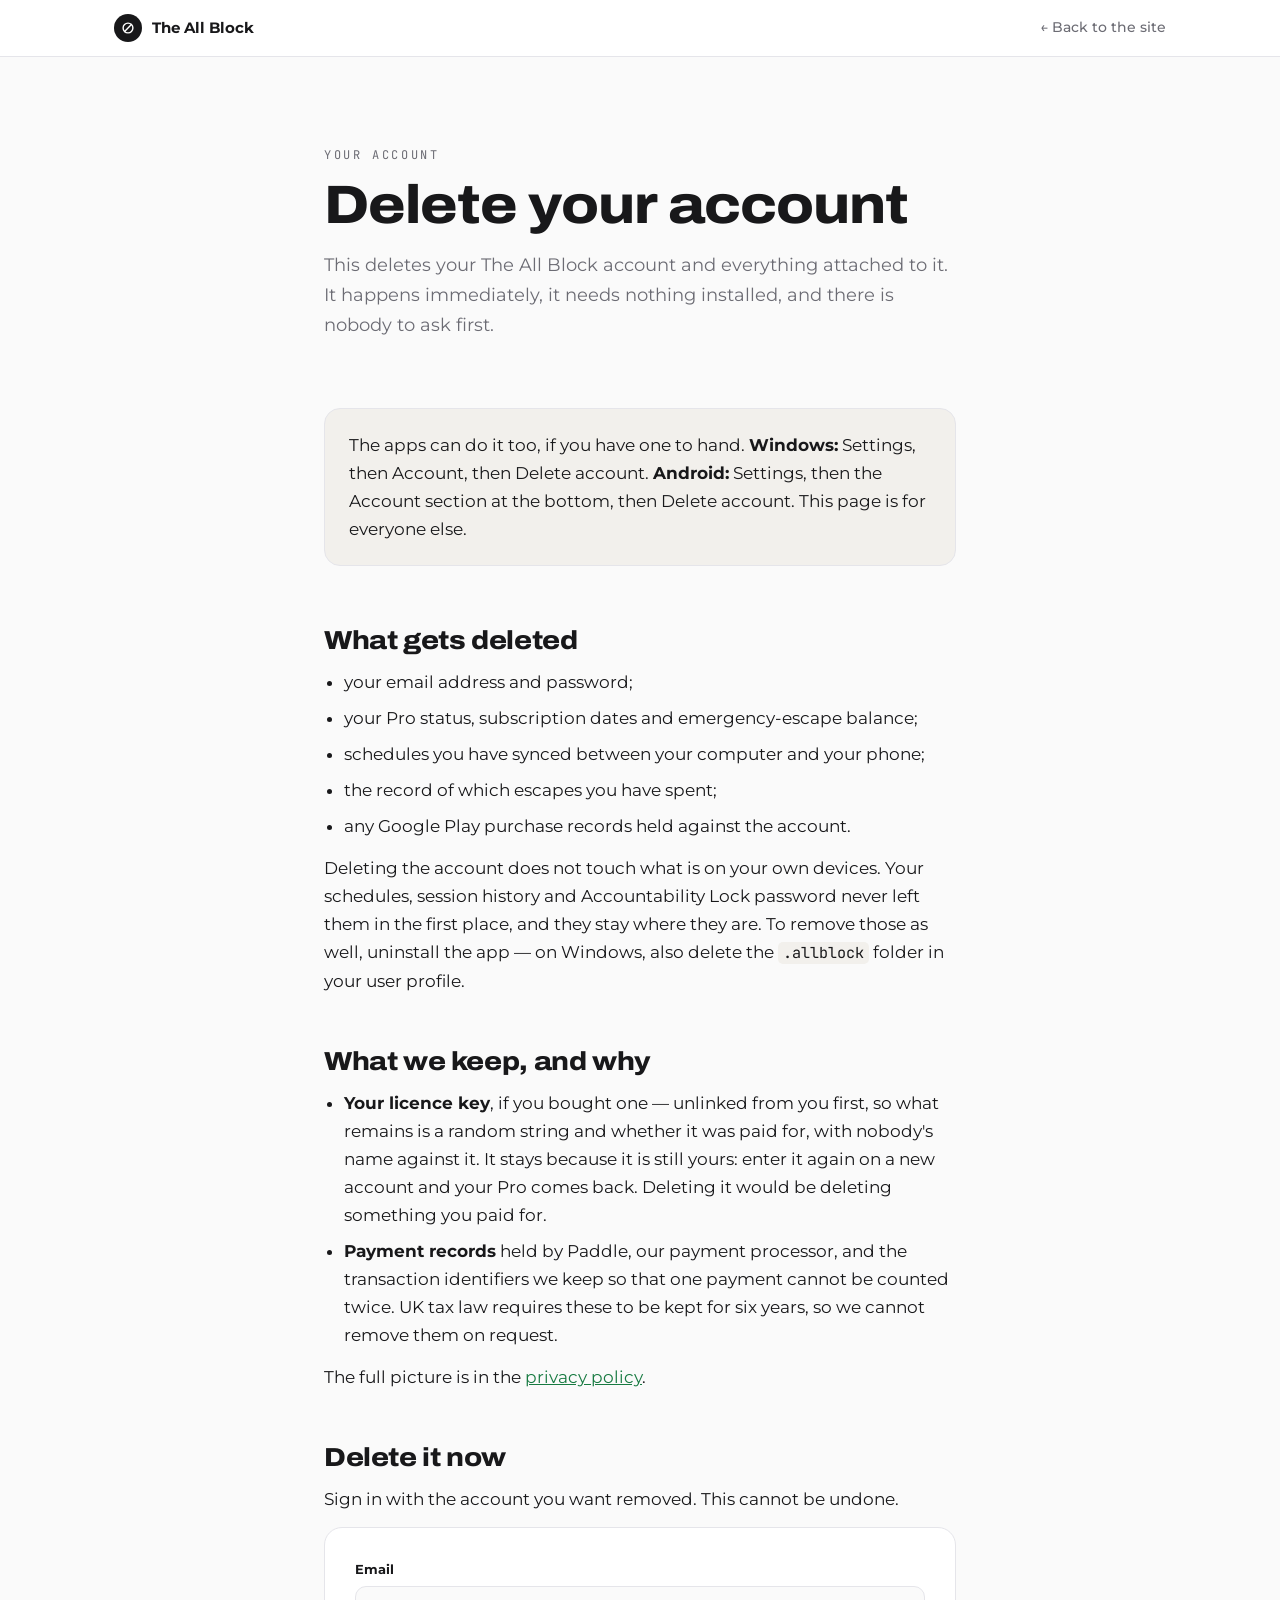
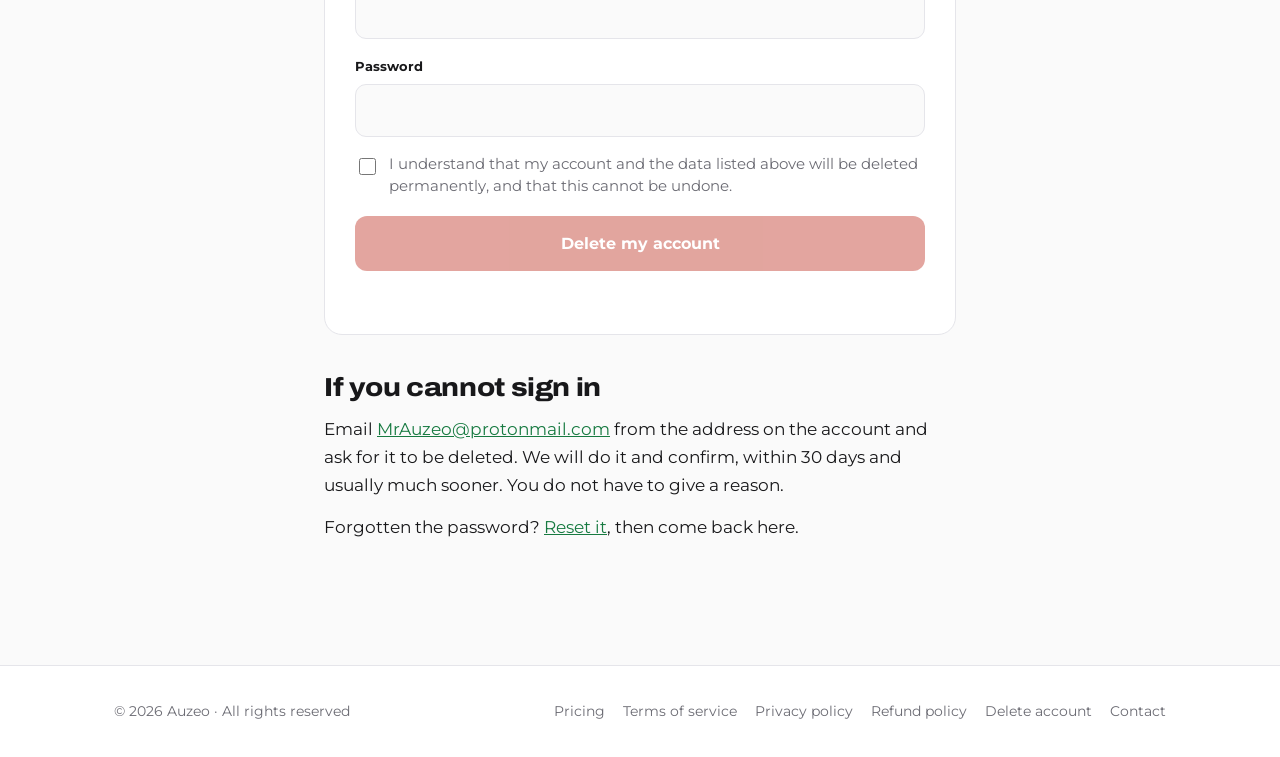
<file: docs/delete-account.html>
<!doctype html>
<html lang="en">
<head>
<meta charset="utf-8">
<meta name="viewport" content="width=device-width, initial-scale=1">
<title>Delete your account — The All Block</title>
<meta name="description" content="Delete your The All Block account and everything attached to it. Sign in here and it is done straight away — no reinstall, no email thread, no waiting.">
<meta name="robots" content="index,follow">
<link rel="canonical" href="https://theallblock.com/delete-account.html">
<link rel="icon" href="/favicon.ico?v=3" sizes="any">
<link rel="icon" href="/img/mark.svg?v=3" type="image/svg+xml">
<link rel="apple-touch-icon" href="/img/apple-touch-icon.png?v=3">
<link rel="preconnect" href="https://fonts.googleapis.com">
<link rel="preconnect" href="https://fonts.gstatic.com" crossorigin>
<link rel="preload" as="style" href="https://fonts.googleapis.com/css2?family=Archivo:wdth,wght@75..125,400..900&family=Montserrat:wght@400;500;600;700&family=JetBrains+Mono:wght@400&display=swap">
<link rel="stylesheet" href="https://fonts.googleapis.com/css2?family=Archivo:wdth,wght@75..125,400..900&family=Montserrat:wght@400;500;600;700&family=JetBrains+Mono:wght@400&display=swap" media="print" onload="this.media='all';this.onload=null">
<noscript><link rel="stylesheet" href="https://fonts.googleapis.com/css2?family=Archivo:wdth,wght@75..125,400..900&family=Montserrat:wght@400;500;600;700&family=JetBrains+Mono:wght@400&display=swap"></noscript>
<style>
/* Same palette and type as the home page and the legal pages — this belongs to
   the site, not a form bolted on to satisfy a store requirement. */
:root{
  --paper:#fafafa; --card:#ffffff; --sand:#f2f0ec;
  --ink:#18181a; --ash:#6c6c74; --line:#e5e5ea;
  --lock:#1f9d55; --lock-txt:#177a41; --red:#c0392b;
  --display:"Archivo",system-ui,sans-serif;
  --body:"Montserrat",system-ui,sans-serif;
  --mono:"JetBrains Mono",ui-monospace,monospace;
  --gut:clamp(20px,5vw,64px);
}
*{box-sizing:border-box}
body{margin:0;background:var(--paper);color:var(--ink);
  font-family:var(--body);font-size:16.5px;line-height:1.7;
  -webkit-font-smoothing:antialiased}
.wrap{max-width:760px;margin:0 auto;padding-inline:var(--gut)}
a{color:var(--lock-txt)}
a:hover{color:var(--ink)}

/* ── top bar: a way back, nothing more ─────────────────────────────── */
.bar{border-bottom:1px solid var(--line);background:var(--card)}
.bar .wrap{display:flex;align-items:center;gap:14px;
  padding-block:14px;max-width:1180px}
.bar a.home{display:inline-flex;align-items:center;gap:10px;
  text-decoration:none;color:var(--ink);font-weight:700;font-size:15px}
.mark{width:28px;height:28px;flex:none;border-radius:50%;background:var(--ink);
  display:grid;place-items:center}
.mark svg{width:14px;height:14px}
.bar .spacer{flex:1}
.bar .back{text-decoration:none;color:var(--ash);font-size:14px;font-weight:500}
.bar .back:hover{color:var(--ink)}

/* ── the document ──────────────────────────────────────────────────── */
header.doc{padding:clamp(48px,8vw,88px) 0 8px}
.eyebrow{font-family:var(--mono);font-size:12px;letter-spacing:.22em;
  text-transform:uppercase;color:var(--ash);margin:0 0 14px}
h1{font-family:var(--display);font-weight:800;line-height:.98;margin:0;
  font-variation-settings:"wdth" 112;letter-spacing:-.02em;
  font-size:clamp(34px,6vw,54px)}
.lede{color:var(--ash);font-size:17.5px;margin:18px 0 0;max-width:60ch}
main{padding-bottom:clamp(60px,10vw,110px)}
section{padding-top:38px}
h2{font-family:var(--display);font-weight:800;font-size:clamp(21px,3vw,26px);
  line-height:1.15;font-variation-settings:"wdth" 112;letter-spacing:-.015em;
  margin:0 0 12px}
p{margin:0 0 14px}
ul{margin:0 0 14px;padding-left:20px}
li{margin-bottom:8px}
strong,b{font-weight:700}
code{font-family:var(--mono);font-size:.92em;background:var(--sand);
  padding:1px 5px;border-radius:5px}
.callout{background:var(--sand);border:1px solid var(--line);border-radius:16px;
  padding:22px 24px;margin:22px 0}
.callout p:last-child{margin-bottom:0}

/* ── the form ──────────────────────────────────────────────────────── */
.panel{background:var(--card);border:1px solid var(--line);border-radius:18px;
  padding:clamp(22px,4vw,30px)}
.field{margin:0 0 16px}
.field label{display:block;font-size:13px;font-weight:700;margin:0 0 6px}
.field input{width:100%;padding:12px 14px;border:1px solid var(--line);
  border-radius:11px;font:inherit;font-size:16px;
  background:var(--paper);color:var(--ink)}
.field input:focus{outline:2px solid var(--lock);outline-offset:1px;
  border-color:var(--lock)}
.agree{display:flex;gap:10px;align-items:flex-start;font-size:14.5px;
  color:var(--ash);margin:0 0 18px;line-height:1.55}
.agree input{margin-top:5px;flex:none;width:17px;height:17px;accent-color:var(--red)}
button.go{width:100%;padding:14px 18px;border:0;border-radius:12px;
  background:var(--red);color:#fff;font:inherit;font-weight:700;font-size:16px;
  cursor:pointer}
button.go:hover{background:#a5301f}
button.go:disabled{opacity:.45;cursor:default}
.msg{margin:16px 0 0;font-size:14.5px;min-height:1.2em}
.msg.bad{color:var(--red);font-weight:600}
.msg.good{color:var(--lock-txt);font-weight:600}

/* ── footer, mirroring the home page's ─────────────────────────────── */
footer{border-top:1px solid var(--line);background:var(--card);
  padding:34px 0;font-size:13.5px;color:var(--ash)}
footer .in{display:flex;flex-wrap:wrap;gap:10px 26px;
  align-items:center;justify-content:space-between;max-width:1180px}
footer a{color:var(--ash);text-decoration:none}
footer a:hover{color:var(--ink);text-decoration:underline}
.legal-links{display:flex;flex-wrap:wrap;gap:6px 18px}
</style>
</head>
<body>

<div class="bar"><div class="wrap">
  <a class="home" href="/">
    <span class="mark"><svg viewBox="0 0 24 24" fill="none" stroke="#fff" stroke-width="2.4" stroke-linecap="round"><circle cx="12" cy="12" r="8.4"/><path d="M6.2 17.8L17.8 6.2"/></svg></span>
    The All Block
  </a>
  <span class="spacer"></span>
  <a class="back" href="/">&larr; Back to the site</a>
</div></div>

<main class="wrap">
<header class="doc">
  <p class="eyebrow">Your account</p>
  <h1>Delete your account</h1>
  <p class="lede">This deletes your The All Block account and everything attached
     to it. It happens immediately, it needs nothing installed, and there is
     nobody to ask first.</p>
</header>

<section>
  <div class="callout">
    <p>The apps can do it too, if you have one to hand. <b>Windows:</b>
       Settings, then Account, then Delete account. <b>Android:</b> Settings,
       then the Account section at the bottom, then Delete account. This page is
       for everyone else.</p>
  </div>
</section>

<section>
  <h2>What gets deleted</h2>
  <ul>
    <li>your email address and password;</li>
    <li>your Pro status, subscription dates and emergency-escape balance;</li>
    <li>schedules you have synced between your computer and your phone;</li>
    <li>the record of which escapes you have spent;</li>
    <li>any Google Play purchase records held against the account.</li>
  </ul>
  <p>Deleting the account does not touch what is on your own devices. Your
     schedules, session history and Accountability Lock password never left
     them in the first place, and they stay where they are. To remove those as
     well, uninstall the app — on Windows, also delete the <code>.allblock</code>
     folder in your user profile.</p>
</section>

<section>
  <h2>What we keep, and why</h2>
  <ul>
    <li><b>Your licence key</b>, if you bought one — unlinked from you first, so
        what remains is a random string and whether it was paid for, with
        nobody's name against it. It stays because it is still yours: enter it
        again on a new account and your Pro comes back. Deleting it would be
        deleting something you paid for.</li>
    <li><b>Payment records</b> held by Paddle, our payment processor, and the
        transaction identifiers we keep so that one payment cannot be counted
        twice. UK tax law requires these to be kept for six years, so we cannot
        remove them on request.</li>
  </ul>
  <p>The full picture is in the <a href="/privacy.html">privacy policy</a>.</p>
</section>

<section>
  <h2>Delete it now</h2>
  <p>Sign in with the account you want removed. This cannot be undone.</p>
  <div class="panel">
    <form id="form">
      <div class="field">
        <label for="email">Email</label>
        <input id="email" type="email" autocomplete="email" spellcheck="false" required>
      </div>
      <div class="field">
        <label for="password">Password</label>
        <input id="password" type="password" autocomplete="current-password" required>
      </div>
      <label class="agree">
        <input id="agree" type="checkbox">
        <span>I understand that my account and the data listed above will be
              deleted permanently, and that this cannot be undone.</span>
      </label>
      <button class="go" id="go" type="submit" disabled>Delete my account</button>
      <p class="msg" id="msg" role="status" aria-live="polite"></p>
    </form>
  </div>
</section>

<section>
  <h2>If you cannot sign in</h2>
  <p>Email <a href="mailto:MrAuzeo@protonmail.com">MrAuzeo@protonmail.com</a>
     from the address on the account and ask for it to be deleted. We will do it
     and confirm, within 30 days and usually much sooner. You do not have to
     give a reason.</p>
  <p>Forgotten the password? <a href="/reset.html">Reset it</a>, then come back
     here.</p>
</section>
</main>

<footer><div class="wrap in">
  <span>© 2026 Auzeo · All rights reserved</span>
  <span class="legal-links">
    <a href="/#pricing">Pricing</a>
    <a href="/terms.html">Terms of service</a>
    <a href="/privacy.html">Privacy policy</a>
    <a href="/refunds.html">Refund policy</a>
    <a href="/delete-account.html">Delete account</a>
    <a href="mailto:MrAuzeo@protonmail.com">Contact</a>
  </span>
</div></footer>

<script>
/* The same project the apps talk to. The key below is the public anon key: it
   identifies the project, not a person, and row-level security is what actually
   guards the data. The deletion itself runs inside the delete-account edge
   function, under a service role this page never sees. */
var SUPABASE = "https://jkssypznppzqmdndmssz.supabase.co";
var ANON = "eyJhbGciOiJIUzI1NiIsInR5cCI6IkpXVCJ9.eyJpc3MiOiJzdXBhYmFzZSIsInJlZiI6Imprc3N5cHpucHB6cW1kbmRtc3N6Iiwicm9sZSI6ImFub24iLCJpYXQiOjE3ODcyMDcwNjYsImV4cCI6MjEwMjc4MzA2Nn0.ujK9-FfekXhQ_6F2nep47u4K5KU2_Pwyax3Xww-YMMw";

var form = document.getElementById("form"),
    agree = document.getElementById("agree"),
    go = document.getElementById("go"),
    msg = document.getElementById("msg");

agree.addEventListener("change", function () { go.disabled = !agree.checked; });

function say(text, kind) {
  msg.textContent = text;
  msg.className = "msg" + (kind ? " " + kind : "");
}

form.addEventListener("submit", function (event) {
  event.preventDefault();
  if (!agree.checked) return;
  var email = document.getElementById("email").value.trim(),
      password = document.getElementById("password").value;
  if (!email || !password) { say("Enter your email and password.", "bad"); return; }

  go.disabled = true;
  say("Signing in…");

  fetch(SUPABASE + "/auth/v1/token?grant_type=password", {
    method: "POST",
    headers: { "apikey": ANON, "Content-Type": "application/json" },
    body: JSON.stringify({ email: email, password: password })
  }).then(function (reply) {
    if (!reply.ok) throw new Error("That email and password did not match an account.");
    return reply.json();
  }).then(function (session) {
    say("Deleting…");
    return fetch(SUPABASE + "/functions/v1/delete-account", {
      method: "POST",
      headers: { "apikey": ANON, "Authorization": "Bearer " + session.access_token,
                 "Content-Type": "application/json" },
      body: "{}"
    });
  }).then(function (reply) {
    return reply.json().catch(function () { return {}; }).then(function (result) {
      if (!reply.ok || !result.ok) {
        throw new Error(result.error || "Something went wrong. Try again, or email us.");
      }
    });
  }).then(function () {
    form.innerHTML = "";
    form.appendChild(msg);
    say("Your account has been deleted. Nothing of it remains except the "
      + "unlinked licence key and the payment records described above.", "good");
  }).catch(function (error) {
    say(error && error.message ? error.message
        : "Couldn't reach the server. Check your connection and try again.", "bad");
    go.disabled = false;
  });
});
</script>
</body>
</html>
</file>
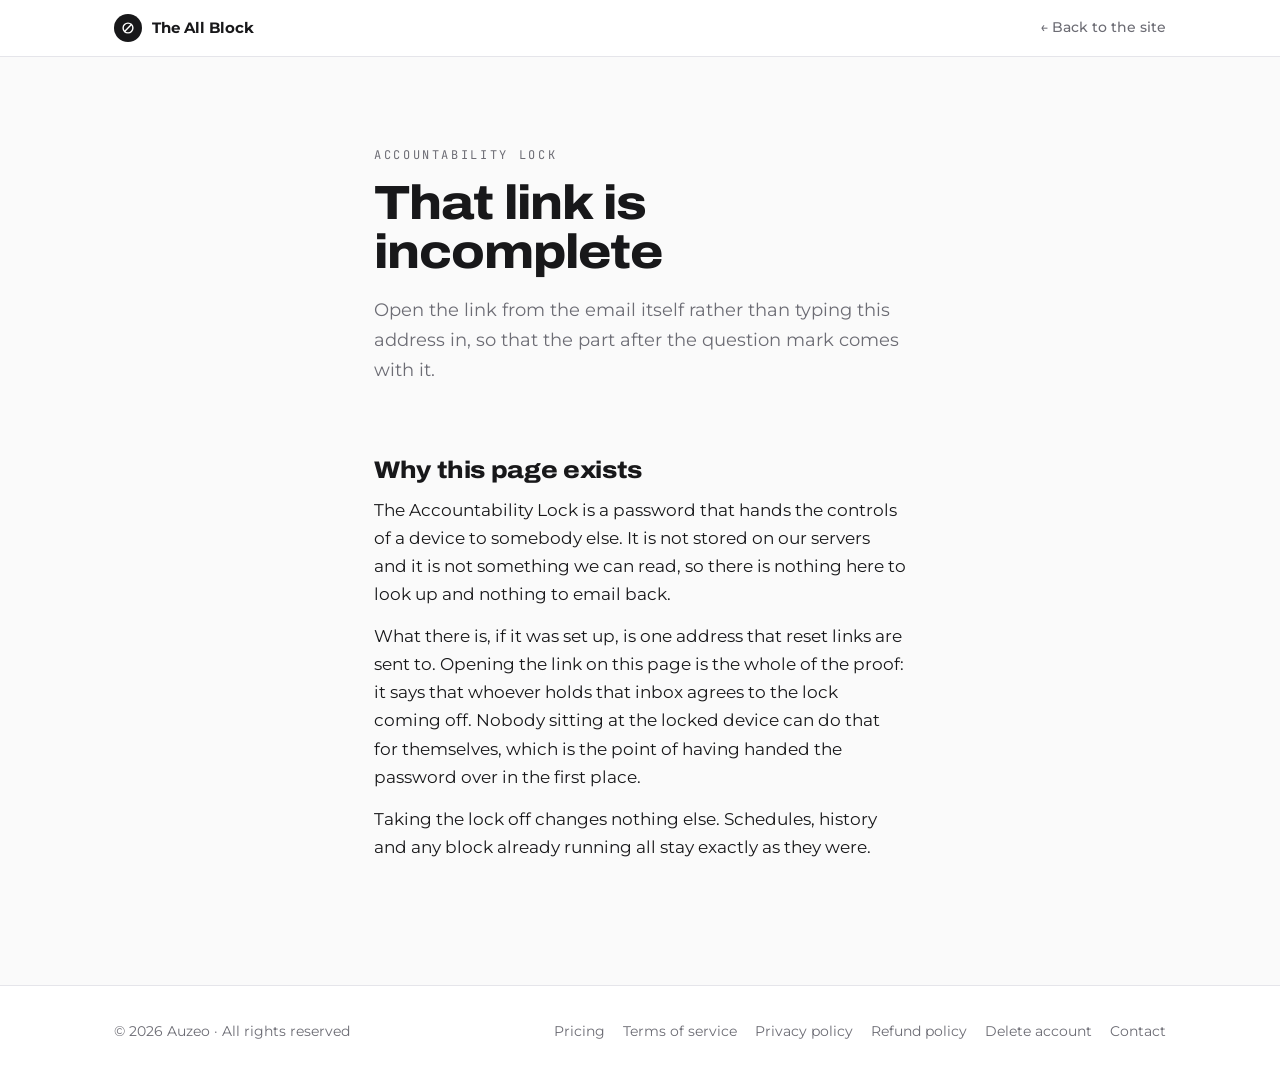
<file: docs/guard-reset.html>
<!doctype html>
<html lang="en">
<head>
<meta charset="utf-8">
<meta name="viewport" content="width=device-width, initial-scale=1">
<title>Accountability Lock reset — The All Block</title>
<meta name="description" content="Open the link we emailed you to take an Accountability Lock off a device, or to change where reset links are sent.">
<meta name="robots" content="noindex,nofollow">
<link rel="icon" href="/favicon.ico?v=3" sizes="any">
<link rel="icon" href="/img/mark.svg?v=3" type="image/svg+xml">
<link rel="apple-touch-icon" href="/img/apple-touch-icon.png?v=3">
<link rel="preconnect" href="https://fonts.googleapis.com">
<link rel="preconnect" href="https://fonts.gstatic.com" crossorigin>
<link rel="preload" as="style" href="https://fonts.googleapis.com/css2?family=Archivo:wdth,wght@75..125,400..900&family=Montserrat:wght@400;500;600;700&family=JetBrains+Mono:wght@400&display=swap">
<link rel="stylesheet" href="https://fonts.googleapis.com/css2?family=Archivo:wdth,wght@75..125,400..900&family=Montserrat:wght@400;500;600;700&family=JetBrains+Mono:wght@400&display=swap" media="print" onload="this.media='all';this.onload=null">
<noscript><link rel="stylesheet" href="https://fonts.googleapis.com/css2?family=Archivo:wdth,wght@75..125,400..900&family=Montserrat:wght@400;500;600;700&family=JetBrains+Mono:wght@400&display=swap"></noscript>
<style>
/* Same palette and type as the home page and the legal pages. This is a door in
   the product, not a form bolted on the side of it. */
:root{
  --paper:#fafafa; --card:#ffffff; --sand:#f2f0ec;
  --ink:#18181a; --ash:#6c6c74; --line:#e5e5ea;
  --lock:#1f9d55; --lock-txt:#177a41; --red:#c0392b;
  --display:"Archivo",system-ui,sans-serif;
  --body:"Montserrat",system-ui,sans-serif;
  --mono:"JetBrains Mono",ui-monospace,monospace;
  --gut:clamp(20px,5vw,64px);
}
*{box-sizing:border-box}
body{margin:0;background:var(--paper);color:var(--ink);
  font-family:var(--body);font-size:16.5px;line-height:1.7;
  -webkit-font-smoothing:antialiased}
.wrap{max-width:660px;margin:0 auto;padding-inline:var(--gut)}
a{color:var(--lock-txt)}
a:hover{color:var(--ink)}

.bar{border-bottom:1px solid var(--line);background:var(--card)}
.bar .wrap{display:flex;align-items:center;gap:14px;
  padding-block:14px;max-width:1180px}
.bar a.home{display:inline-flex;align-items:center;gap:10px;
  text-decoration:none;color:var(--ink);font-weight:700;font-size:15px}
.mark{width:28px;height:28px;flex:none;border-radius:50%;background:var(--ink);
  display:grid;place-items:center}
.mark svg{width:14px;height:14px}
.bar .spacer{flex:1}
.bar .back{text-decoration:none;color:var(--ash);font-size:14px;font-weight:500}
.bar .back:hover{color:var(--ink)}

header.doc{padding:clamp(48px,8vw,88px) 0 8px}
.eyebrow{font-family:var(--mono);font-size:12px;letter-spacing:.22em;
  text-transform:uppercase;color:var(--ash);margin:0 0 14px}
h1{font-family:var(--display);font-weight:800;line-height:1.02;margin:0;
  font-variation-settings:"wdth" 112;letter-spacing:-.02em;
  font-size:clamp(32px,6vw,48px)}
.lede{color:var(--ash);font-size:17.5px;margin:18px 0 0;max-width:58ch}
main{padding-bottom:clamp(60px,10vw,110px)}
section{padding-top:32px}
h2{font-family:var(--display);font-weight:800;font-size:clamp(20px,3vw,24px);
  line-height:1.15;font-variation-settings:"wdth" 112;letter-spacing:-.015em;
  margin:0 0 12px}
p{margin:0 0 14px}
ul{margin:0 0 14px;padding-left:20px}
li{margin-bottom:8px}
strong,b{font-weight:700}

.panel{background:var(--card);border:1px solid var(--line);border-radius:18px;
  padding:clamp(22px,4vw,30px)}
.panel p:last-of-type{margin-bottom:0}
button.go{width:100%;padding:14px 18px;border:0;border-radius:12px;
  background:var(--lock);color:#fff;font:inherit;font-weight:700;font-size:16px;
  cursor:pointer;margin-top:18px}
button.go:hover{background:#188345}
button.go:disabled{opacity:.45;cursor:default}
.msg{margin:16px 0 0;font-size:14.5px;min-height:1.2em}
.msg.bad{color:var(--red);font-weight:600}
.msg.good{color:var(--lock-txt);font-weight:600}
.quiet{color:var(--ash);font-size:14.5px}

footer{border-top:1px solid var(--line);background:var(--card);
  padding:34px 0;font-size:13.5px;color:var(--ash)}
footer .in{display:flex;flex-wrap:wrap;gap:10px 26px;
  align-items:center;justify-content:space-between;max-width:1180px}
footer a{color:var(--ash);text-decoration:none}
footer a:hover{color:var(--ink);text-decoration:underline}
.legal-links{display:flex;flex-wrap:wrap;gap:6px 18px}
</style>
</head>
<body>

<div class="bar"><div class="wrap">
  <a class="home" href="/">
    <span class="mark"><svg viewBox="0 0 24 24" fill="none" stroke="#fff" stroke-width="2.4" stroke-linecap="round"><circle cx="12" cy="12" r="8.4"/><path d="M6.2 17.8L17.8 6.2"/></svg></span>
    The All Block
  </a>
  <span class="spacer"></span>
  <a class="back" href="/">&larr; Back to the site</a>
</div></div>

<main class="wrap">
<header class="doc">
  <p class="eyebrow">Accountability Lock</p>
  <h1 id="title">Checking that link</h1>
  <p class="lede" id="lede">One moment.</p>
</header>

<section>
  <div class="panel" id="panel" hidden>
    <p id="detail"></p>
    <p class="quiet" id="detail2"></p>
    <button class="go" id="go" type="button">Confirm</button>
    <p class="msg" id="msg" role="status" aria-live="polite"></p>
  </div>
</section>

<section id="about" hidden>
  <h2>Why this page exists</h2>
  <p>The Accountability Lock is a password that hands the controls of a device
     to somebody else. It is not stored on our servers and it is not something
     we can read, so there is nothing here to look up and nothing to email
     back.</p>
  <p>What there is, if it was set up, is one address that reset links are sent
     to. Opening the link on this page is the whole of the proof: it says that
     whoever holds that inbox agrees to the lock coming off. Nobody sitting at
     the locked device can do that for themselves, which is the point of having
     handed the password over in the first place.</p>
  <p>Taking the lock off changes nothing else. Schedules, history and any block
     already running all stay exactly as they were.</p>
</section>
</main>

<footer><div class="wrap in">
  <span>© 2026 Auzeo · All rights reserved</span>
  <span class="legal-links">
    <a href="/#pricing">Pricing</a>
    <a href="/terms.html">Terms of service</a>
    <a href="/privacy.html">Privacy policy</a>
    <a href="/refunds.html">Refund policy</a>
    <a href="/delete-account.html">Delete account</a>
    <a href="mailto:MrAuzeo@protonmail.com">Contact</a>
  </span>
</div></footer>

<script>
/* The same project the apps talk to. The key below is the public anon key: it
   identifies the project, not a person. The token in the address bar is what
   authorises this, and only its SHA-256 is stored, so a copy of the database
   would not yield a working link. */
var SUPABASE = "https://jkssypznppzqmdndmssz.supabase.co";
var ANON = "eyJhbGciOiJIUzI1NiIsInR5cCI6IkpXVCJ9.eyJpc3MiOiJzdXBhYmFzZSIsInJlZiI6Imprc3N5cHpucHB6cW1kbmRtc3N6Iiwicm9sZSI6ImFub24iLCJpYXQiOjE3ODcyMDcwNjYsImV4cCI6MjEwMjc4MzA2Nn0.ujK9-FfekXhQ_6F2nep47u4K5KU2_Pwyax3Xww-YMMw";

var token = new URLSearchParams(location.search).get("t") || "";
var title = document.getElementById("title"),
    lede = document.getElementById("lede"),
    panel = document.getElementById("panel"),
    about = document.getElementById("about"),
    detail = document.getElementById("detail"),
    detail2 = document.getElementById("detail2"),
    go = document.getElementById("go"),
    msg = document.getElementById("msg");

function say(text, kind) {
  msg.textContent = text;
  msg.className = "msg" + (kind ? " " + kind : "");
}

function dead(heading, line) {
  title.textContent = heading;
  lede.textContent = line;
  panel.hidden = true;
  about.hidden = false;
}

function call(action, body) {
  return fetch(SUPABASE + "/functions/v1/guard-reset", {
    method: "POST",
    headers: { "apikey": ANON, "Authorization": "Bearer " + ANON,
               "Content-Type": "application/json" },
    body: JSON.stringify(Object.assign({ action: action, token: token }, body || {}))
  }).then(function (reply) {
    return reply.json().catch(function () { return {}; });
  });
}

if (!token) {
  dead("That link is incomplete",
       "Open the link from the email itself rather than typing this address in, "
     + "so that the part after the question mark comes with it.");
} else {
  call("check").then(function (result) {
    if (!result.ok) {
      dead("That link no longer works",
           result.error || "Ask for a new one from the app.");
      return;
    }
    about.hidden = false;
    panel.hidden = false;
    if (result.kind === "change_email") {
      title.textContent = "Change where reset links go";
      lede.textContent = "Somebody has asked to send future Accountability Lock "
                       + "reset links to a different address.";
      detail.textContent = result.new_email
        ? "From now on they would go to " + result.new_email + " instead of here."
        : "Reset links would stop being sent anywhere at all, which means a "
        + "forgotten password could only be cleared by reinstalling.";
      detail2.textContent = "If you did not ask for this, close this page. "
                          + "Nothing changes until you confirm.";
      go.textContent = "Change the address";
    } else {
      title.textContent = "Release the Accountability Lock";
      lede.textContent = "Somebody has forgotten the password on a device signed "
                       + "in to this All Block account.";
      detail.textContent = "Confirming removes the password from that device. "
                         + "Schedules, history and any block already running all "
                         + "stay exactly as they are.";
      detail2.textContent = "If you did not expect this, close this page. The "
                          + "lock stays on until you confirm.";
      go.textContent = "Release the lock";
    }
  }).catch(function () {
    dead("Couldn't check that link",
         "Something went wrong reaching our servers. Try the link again in a "
       + "few minutes.");
  });
}

go.addEventListener("click", function () {
  go.disabled = true;
  say("Confirming…");
  call("approve").then(function (result) {
    if (!result.ok) {
      say(result.error || "Something went wrong. Try the link again.", "bad");
      go.disabled = false;
      return;
    }
    go.hidden = true;
    detail2.textContent = "";
    if (result.kind === "change_email") {
      detail.textContent = "Done. Reset links will go to the new address from now on.";
    } else {
      detail.textContent = "Done. The lock comes off that device within a few "
                         + "seconds, as long as The All Block is open on it. If it "
                         + "is closed, it will be off the next time it starts.";
    }
    say("Confirmed.", "good");
  }).catch(function () {
    say("Couldn't reach the server. Try the link again in a few minutes.", "bad");
    go.disabled = false;
  });
});
</script>
</body>
</html>
</file>
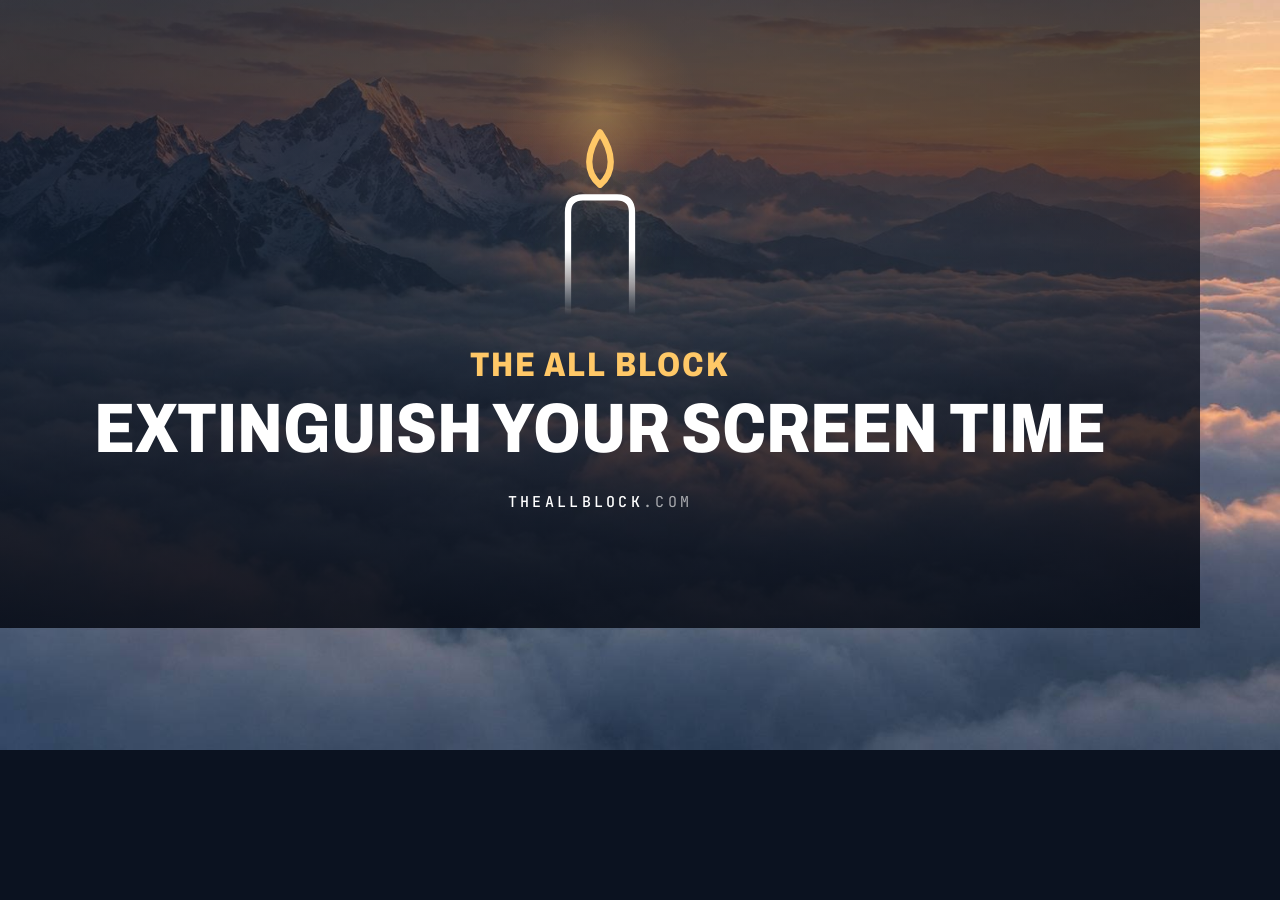
<file: docs/og-card.html>
<!doctype html>
<html lang="en">
<head>
<meta charset="utf-8">
<!-- The link preview (og:image), 1200 x 628 (picked 2026-11-18): the hero's mountains photo,
     darkened, a small line candle, and the hero's words. Render it to img/og-cover.png, then save as img/og-cover.jpg (WhatsApp skips previews over ~600 KB). -->
<link rel="preconnect" href="https://fonts.googleapis.com">
<link rel="preconnect" href="https://fonts.gstatic.com" crossorigin>
<link href="https://fonts.googleapis.com/css2?family=Archivo:wdth,wght@62..125,400..900&family=JetBrains+Mono:wght@500&display=swap" rel="stylesheet">
<style>
*{box-sizing:border-box;margin:0}
body{width:1200px;height:628px;overflow:hidden;color:#fff;font-family:Archivo,system-ui,sans-serif;position:relative;isolation:isolate;
 background:#0b1220 url(img/photos/dawn-1536.jpg) center 46%/cover no-repeat}
body::before{content:"";position:absolute;inset:0;z-index:-1;background:linear-gradient(180deg,rgba(6,10,20,.5),rgba(6,10,20,.45) 40%,rgba(6,10,20,.8)),radial-gradient(60% 70% at 50% 55%,rgba(6,10,20,.1),rgba(6,10,20,.4))}
.cn{overflow:visible;filter:drop-shadow(0 0 18px rgba(255,200,103,.28))}
.glow{position:absolute;border-radius:50%;background:radial-gradient(circle,rgba(255,200,103,.30),rgba(255,160,70,.08) 45%,transparent 70%);z-index:-1}
h1{font-weight:800;text-transform:uppercase;font-stretch:82%;font-variation-settings:"wdth" 82;line-height:.98;letter-spacing:0}
h1 .top{display:block;color:#ffc867}
.url{font-family:"JetBrains Mono",ui-monospace,monospace;font-size:15px;letter-spacing:.22em;text-transform:uppercase;color:rgba(255,255,255,.62)}
.url b{color:#fff;font-weight:500}
.wrap{display:flex;flex-direction:column;align-items:center;justify-content:center;height:100%;text-align:center;padding-top:6px}.cn{width:92px;height:200px;margin:0 0 26px}.glow{left:50%;top:10px;width:200px;height:200px;margin-left:-100px}h1{font-size:70px}h1 .top{font-size:34px;letter-spacing:.06em;margin:0 0 14px}.url{margin-top:28px}
</style>
</head>
<body>
<div class="glow"></div><div class="wrap"><svg class="cn" viewBox="176 92 160 350" aria-hidden="true"><defs><linearGradient id="b" gradientUnits="userSpaceOnUse" x1="0" y1="224" x2="0" y2="430"><stop offset="0" stop-color="#fff"/><stop offset=".45" stop-color="#fff"/><stop offset="1" stop-color="#fff" stop-opacity="0"/></linearGradient></defs><g fill="none" stroke-width="11" stroke-linejoin="round"><path d="M200 430V250q0-26 26-26h60q26 0 26 26v180" stroke="url(#b)" stroke-linecap="round"/><path d="M256 202c-26-22-24-56 0-92c24 36 26 70 0 92z" stroke="#ffc867"/></g></svg><h1><span class="top">The All Block</span>Extinguish your screen time</h1><p class="url"><b>theallblock</b>.com</p></div>
</body>
</html>
</file>
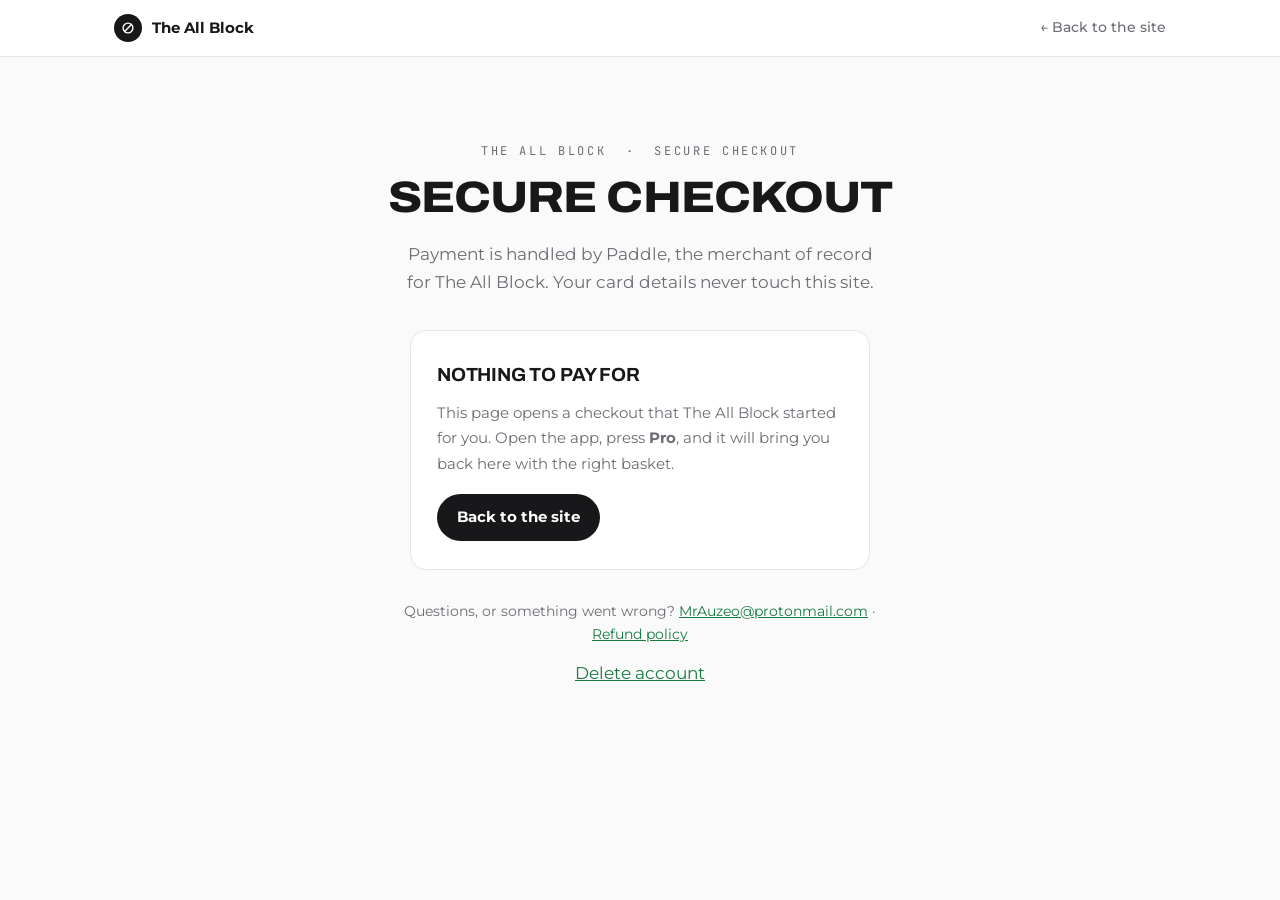
<file: docs/pay.html>
<!doctype html>
<html lang="en">
<head>
<meta charset="utf-8">
<meta name="viewport" content="width=device-width, initial-scale=1">
<title>Checkout — The All Block</title>
<meta name="description" content="Secure checkout for The All Block Pro, handled by Paddle.">
<!-- a payment page has no business in a search index -->
<meta name="robots" content="noindex,nofollow">
<link rel="icon" href="/favicon.ico?v=3" sizes="any">
<link rel="icon" href="/img/mark.svg?v=3" type="image/svg+xml">
<link rel="apple-touch-icon" href="/img/apple-touch-icon.png?v=3">
<link rel="preconnect" href="https://fonts.googleapis.com">
<link rel="preconnect" href="https://fonts.gstatic.com" crossorigin>
<link rel="stylesheet" href="https://fonts.googleapis.com/css2?family=Archivo:wdth,wght@75..125,400..900&family=Montserrat:wght@400;500;600;700&family=JetBrains+Mono:wght@400&display=swap">
<style>
/* Same palette and type as the rest of the site — a buyer who followed a link
   out of the app needs to recognise where they landed before they type a card
   number into it. */
:root{
  --paper:#fafafa; --card:#ffffff; --sand:#f2f0ec;
  --ink:#18181a; --ash:#6c6c74; --line:#e5e5ea;
  --lock:#1f9d55; --lock-txt:#177a41;
  --display:"Archivo",system-ui,sans-serif;
  --body:"Montserrat",system-ui,sans-serif;
  --mono:"JetBrains Mono",ui-monospace,monospace;
  --gut:clamp(20px,5vw,64px);
}
*{box-sizing:border-box}
body{margin:0;background:var(--paper);color:var(--ink);
  font-family:var(--body);font-size:16.5px;line-height:1.7;
  -webkit-font-smoothing:antialiased}
.wrap{max-width:640px;margin:0 auto;padding-inline:var(--gut)}
a{color:var(--lock-txt)}
a:hover{color:var(--ink)}

.bar{border-bottom:1px solid var(--line);background:var(--card)}
.bar .wrap{display:flex;align-items:center;gap:14px;
  padding-block:14px;max-width:1180px}
.bar a.home{display:inline-flex;align-items:center;gap:10px;
  text-decoration:none;color:var(--ink);font-weight:700;font-size:15px}
.mark{width:28px;height:28px;flex:none;border-radius:50%;background:var(--ink);
  display:grid;place-items:center}
.mark svg{width:14px;height:14px}
.bar .spacer{flex:1}
.bar .back{text-decoration:none;color:var(--ash);font-size:14px;font-weight:500}
.bar .back:hover{color:var(--ink)}

main{padding:clamp(44px,8vw,84px) 0 clamp(60px,10vw,110px);text-align:center}
.eyebrow{font-family:var(--mono);font-size:12px;letter-spacing:.22em;
  text-transform:uppercase;color:var(--ash);margin:0 0 14px}
h1{font-family:var(--display);font-weight:800;line-height:1.02;margin:0;
  font-variation-settings:"wdth" 112;letter-spacing:-.02em;
  font-size:clamp(30px,5vw,44px);text-transform:uppercase}
.lede{color:var(--ash);font-size:16.5px;margin:20px auto 0;max-width:44ch}

/* the overlay covers this page, so what sits underneath is only ever a state
   message: loading, done, or something went wrong */
.panel{background:var(--card);border:1px solid var(--line);border-radius:16px;
  padding:28px 26px;margin:34px auto 0;max-width:460px;text-align:left}
.panel h2{font-family:var(--display);font-size:19px;margin:0 0 8px;
  text-transform:uppercase;letter-spacing:-.01em}
.panel p{margin:0;color:var(--ash);font-size:15px}
.panel p + p{margin-top:12px}
.ok h2{color:var(--lock-txt)}
.btn{display:inline-block;margin-top:18px;background:var(--ink);color:var(--card);
  text-decoration:none;font-weight:700;font-size:14.5px;
  padding:11px 20px;border-radius:999px}
.btn:hover{color:var(--card);opacity:.88}
.spin{width:20px;height:20px;border:2.5px solid var(--line);
  border-top-color:var(--ink);border-radius:50%;margin:0 auto;
  animation:sp .7s linear infinite}
@keyframes sp{to{transform:rotate(360deg)}}
@media(prefers-reduced-motion:reduce){.spin{animation:none}}
.foot{margin-top:30px;font-size:13.5px;color:var(--ash)}
.hide{display:none}
</style>
</head>
<body>

<div class="bar"><div class="wrap">
  <a class="home" href="/">
    <span class="mark"><svg viewBox="0 0 24 24" fill="none" stroke="#fff" stroke-width="2.4" stroke-linecap="round"><circle cx="12" cy="12" r="8.4"/><path d="M6.2 17.8L17.8 6.2"/></svg></span>
    The All Block
  </a>
  <span class="spacer"></span>
  <a class="back" href="/">&larr; Back to the site</a>
</div></div>

<main class="wrap">
  <p class="eyebrow">The All Block &nbsp;·&nbsp; Secure checkout</p>
  <h1>Secure checkout</h1>
  <p class="lede">Payment is handled by Paddle, the merchant of record for
     The All Block. Your card details never touch this site.</p>

  <div class="panel" id="loading">
    <div class="spin" aria-hidden="true"></div>
    <p style="text-align:center;margin-top:14px">Opening the payment form…</p>
  </div>

  <div class="panel ok hide" id="done">
    <h2>Payment complete</h2>
    <p>Thank you. <b>Go back to The All Block</b> — your licence key is already on
       screen there, and Pro unlocks as soon as the payment clears, usually
       within a few seconds.</p>
    <p>A receipt is on its way to your email from Paddle.</p>
    <a class="btn" href="/">Back to the site</a>
  </div>

  <div class="panel hide" id="oops">
    <h2 id="oops-h">Nothing to pay for</h2>
    <p id="oops-p">This page opens a checkout that The All Block started for you.
       Open the app, press <b>Pro</b>, and it will bring you back here with
       the right basket.</p>
    <a class="btn" href="/">Back to the site</a>
  </div>

  <p class="foot">Questions, or something went wrong?
     <a href="mailto:MrAuzeo@protonmail.com">MrAuzeo@protonmail.com</a> ·
     <a href="/refunds.html">Refund policy</a></p>
     <a href="/delete-account.html">Delete account</a>
</main>

<script src="https://cdn.paddle.com/paddle/v2/paddle.js"></script>
<script>
/* Paddle appends ?_ptxn=txn_… to this page's URL when create-checkout hands a
   checkout link back to the app. Paddle.js picks that up on Initialize and
   opens the overlay itself — all this page has to do is be here, look like us,
   and say something sensible in the three states underneath the overlay. */
(function(){
  var show = function(id){
    ["loading","done","oops"].forEach(function(n){
      document.getElementById(n).classList.toggle("hide", n !== id);
    });
  };

  if (!/[?&]_ptxn=/.test(location.search)) { show("oops"); return; }

  try {
    Paddle.Initialize({
      token: "live_26d172aba44bef43a52d9fb11b3",
      checkout: { settings: { displayMode: "overlay", theme: "light",
                              variant: "one-page", locale: "en" } },
      eventCallback: function(e){
        if (e.name === "checkout.completed") show("done");
        /* a closed overlay is not an error — the buyer changed their mind, and
           the transaction stays open if they come back to the same link */
        if (e.name === "checkout.closed") {
          document.getElementById("oops-h").textContent = "Checkout closed";
          document.getElementById("oops-p").innerHTML =
            "Nothing has been charged. Reload this page to pick it back up, or " +
            "press <b>Pro</b> in The All Block to start again.";
          show("oops");
        }
        if (e.name === "checkout.error") {
          document.getElementById("oops-h").textContent = "That didn't go through";
          document.getElementById("oops-p").innerHTML =
            "The payment form couldn't be completed. Nothing has been charged. " +
            "Try again from The All Block, or email us and we will sort it out.";
          show("oops");
        }
      }
    });
  } catch (err) {
    document.getElementById("oops-h").textContent = "Couldn't open the checkout";
    document.getElementById("oops-p").textContent =
      "Something blocked the payment form from loading. Try again, or email us.";
    show("oops");
  }
})();
</script>
</body>
</html>
</file>
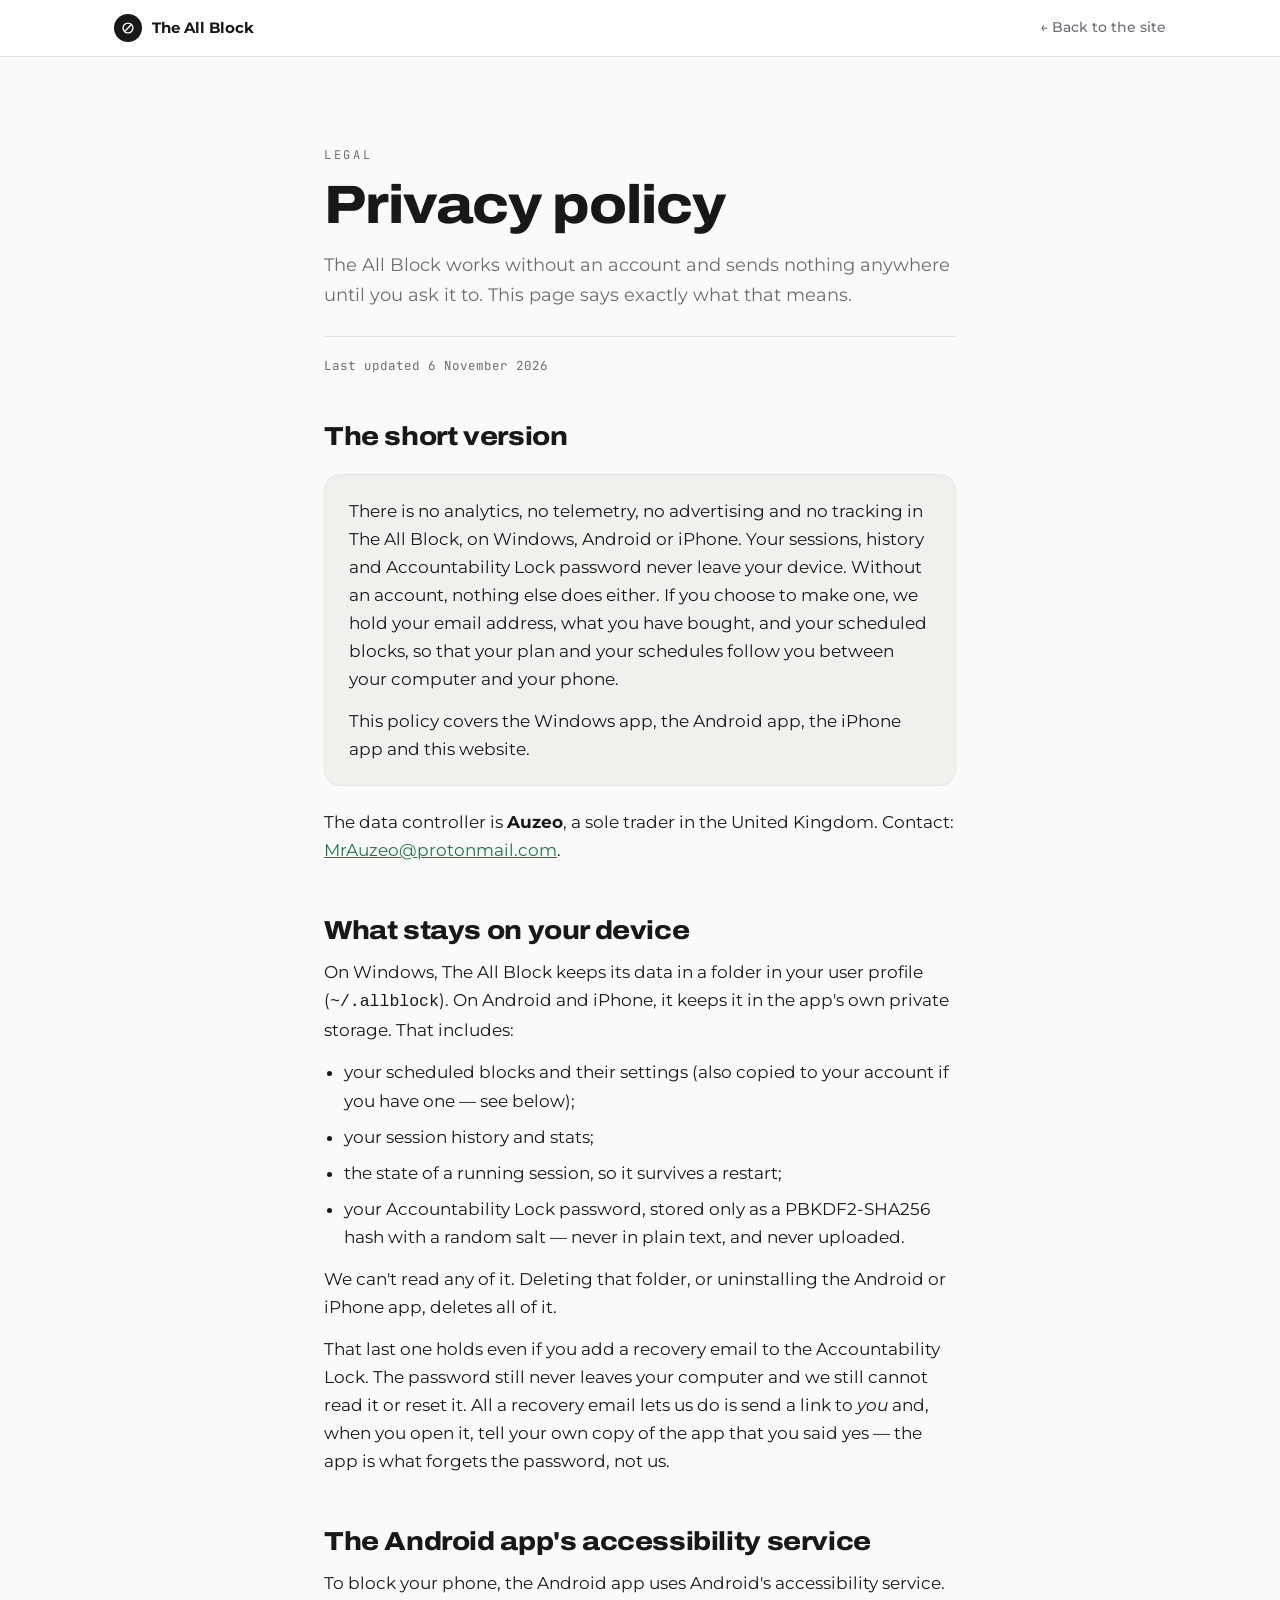
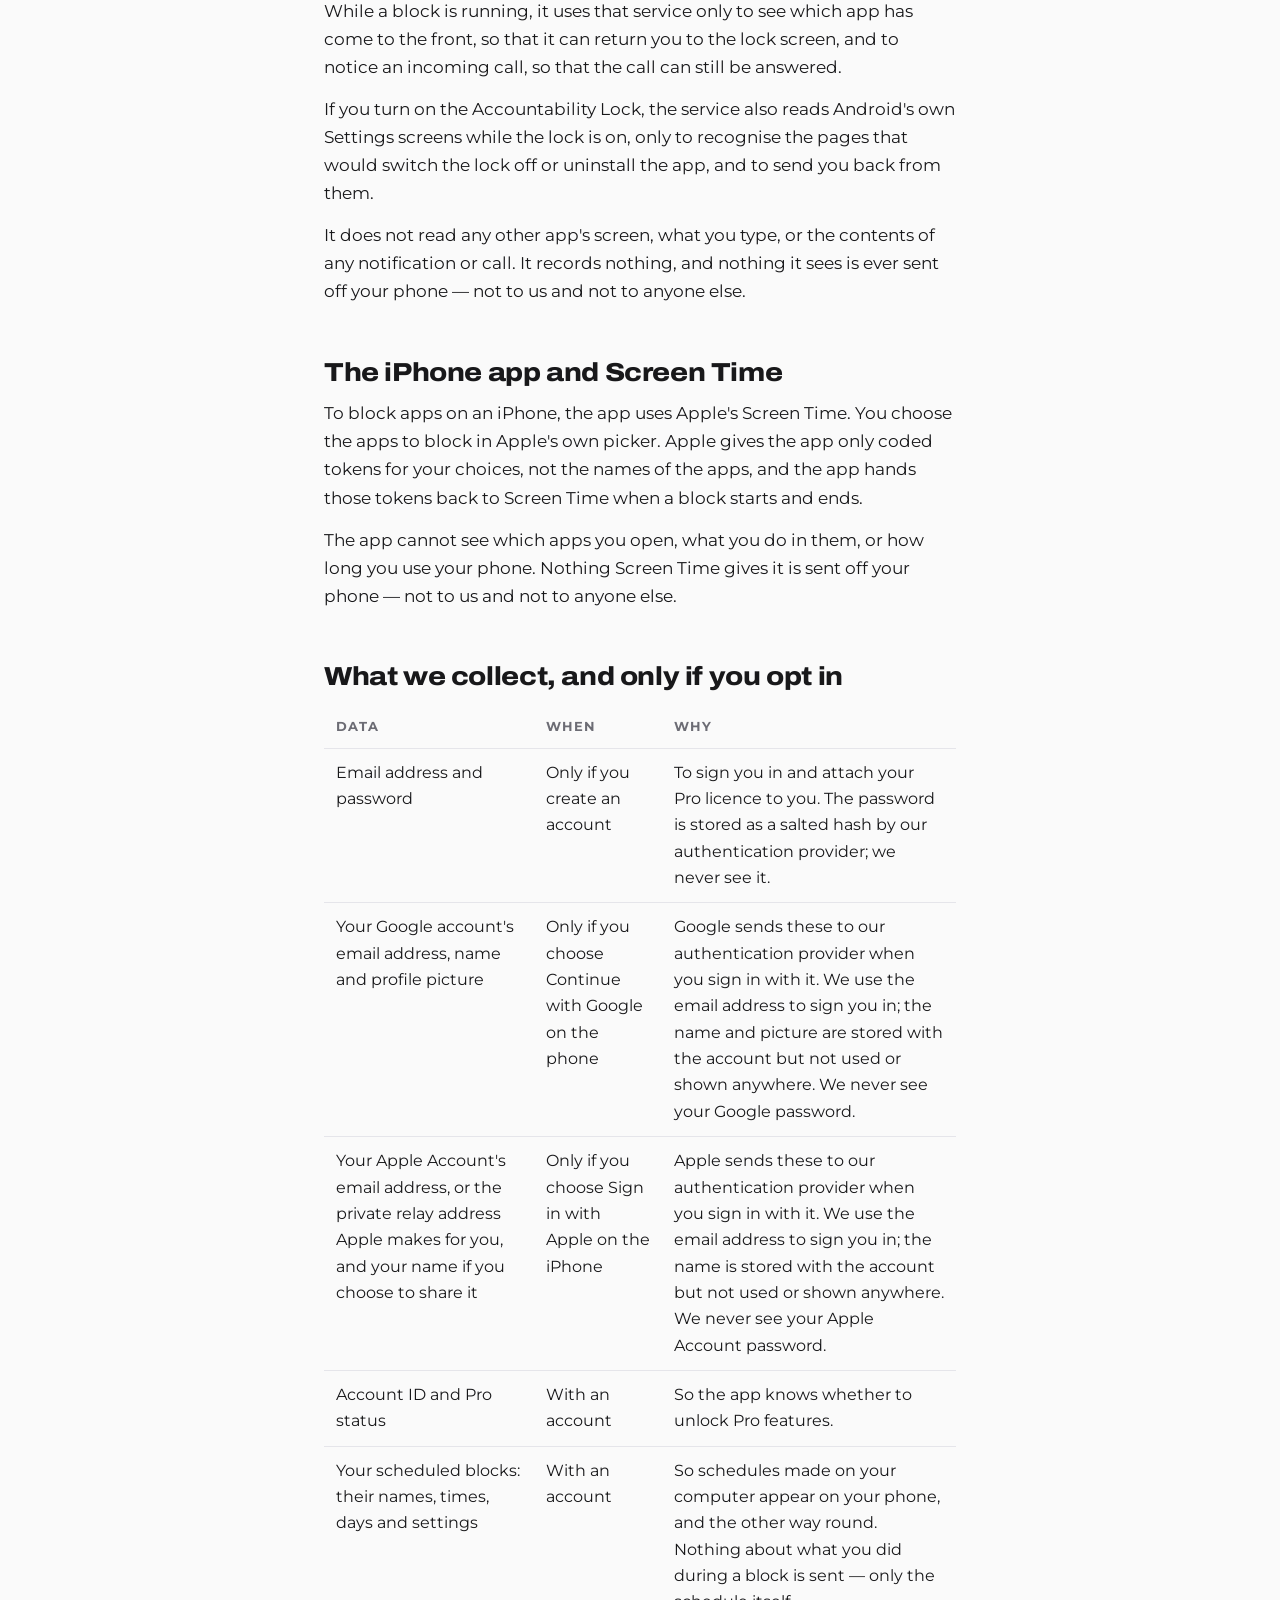
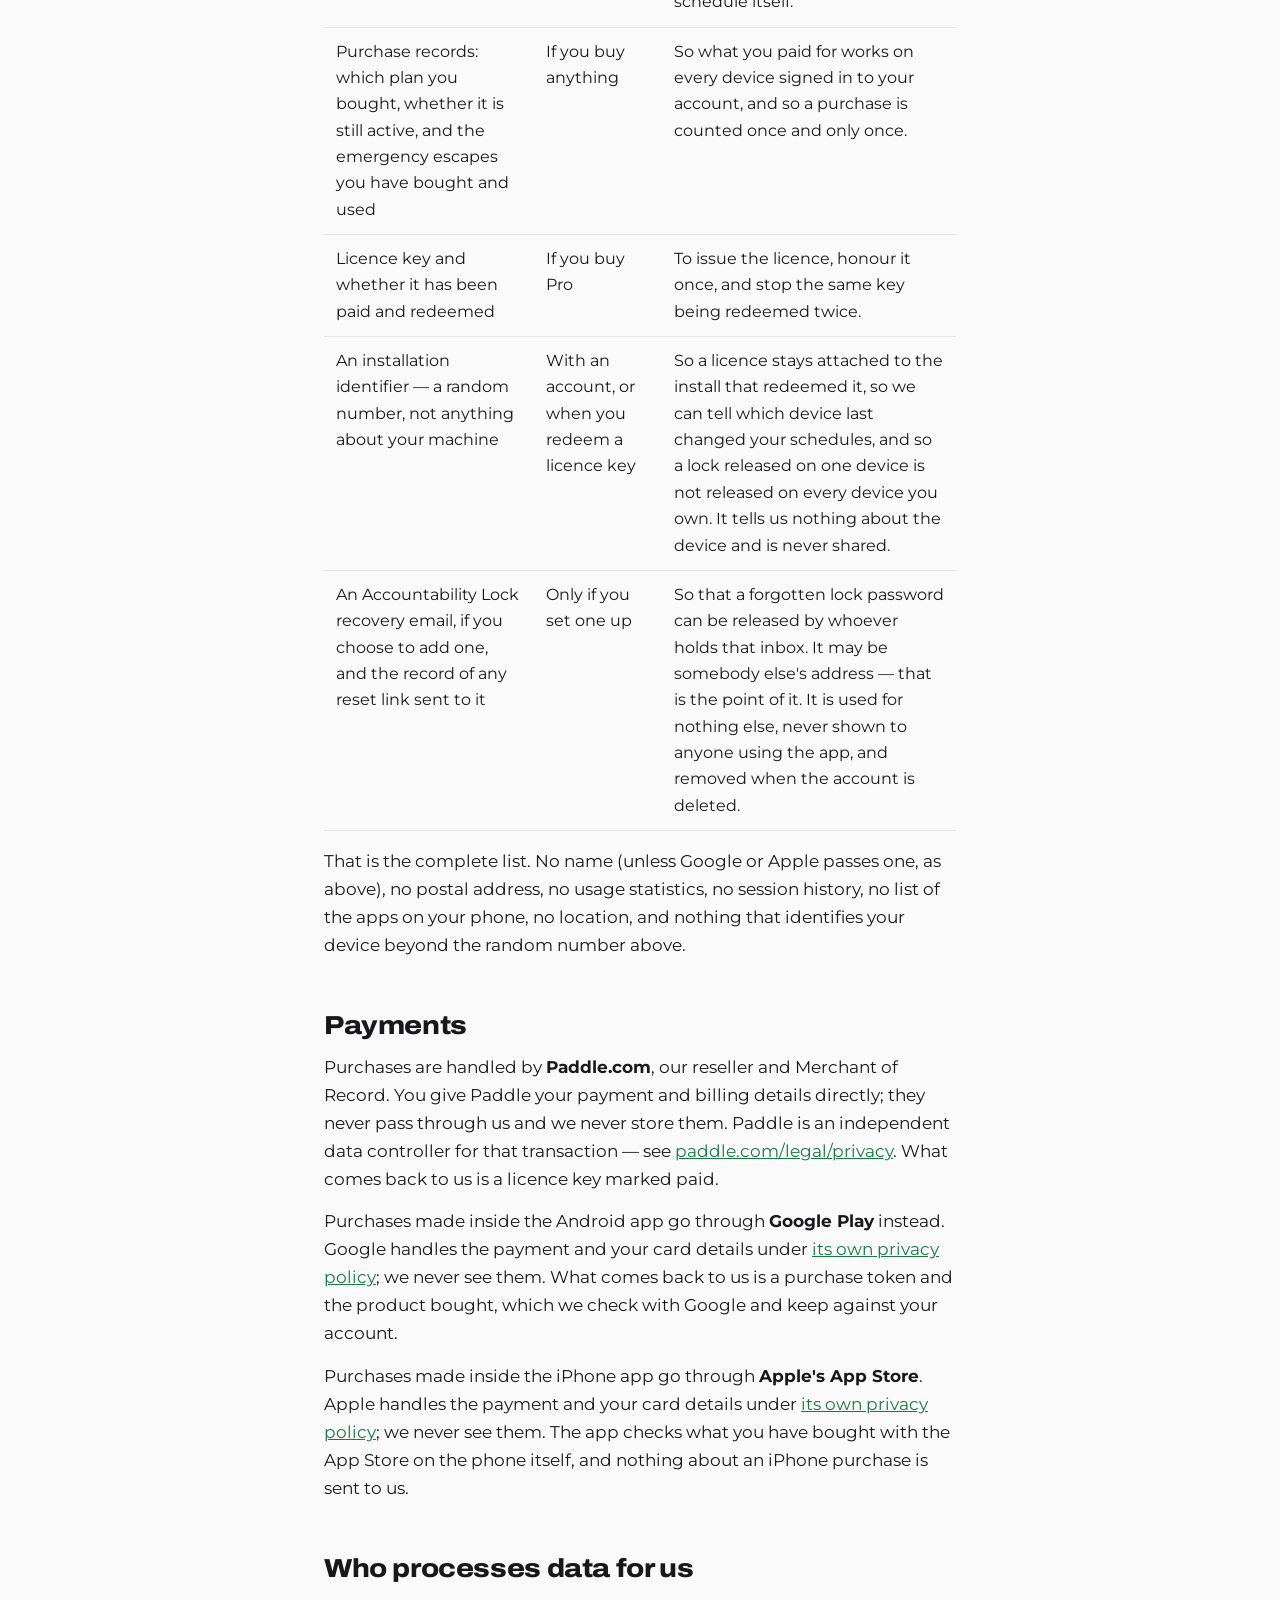
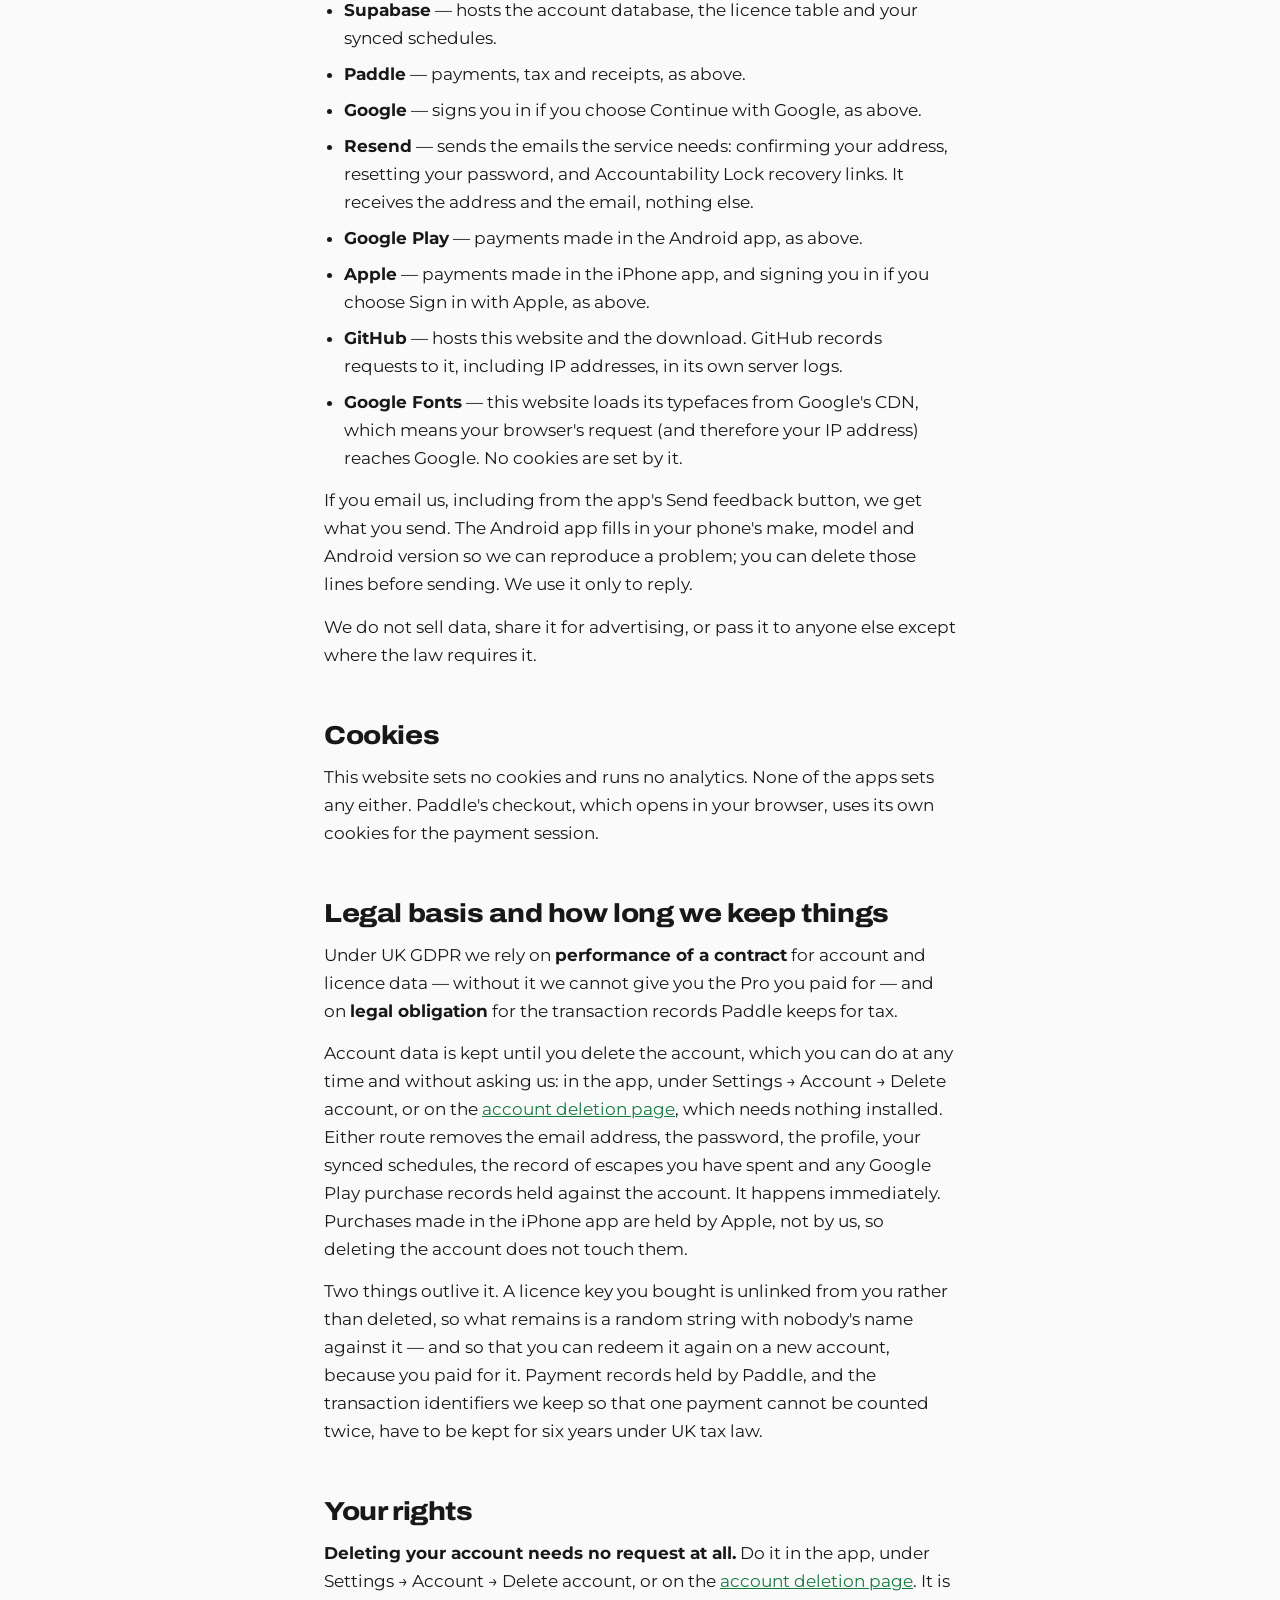
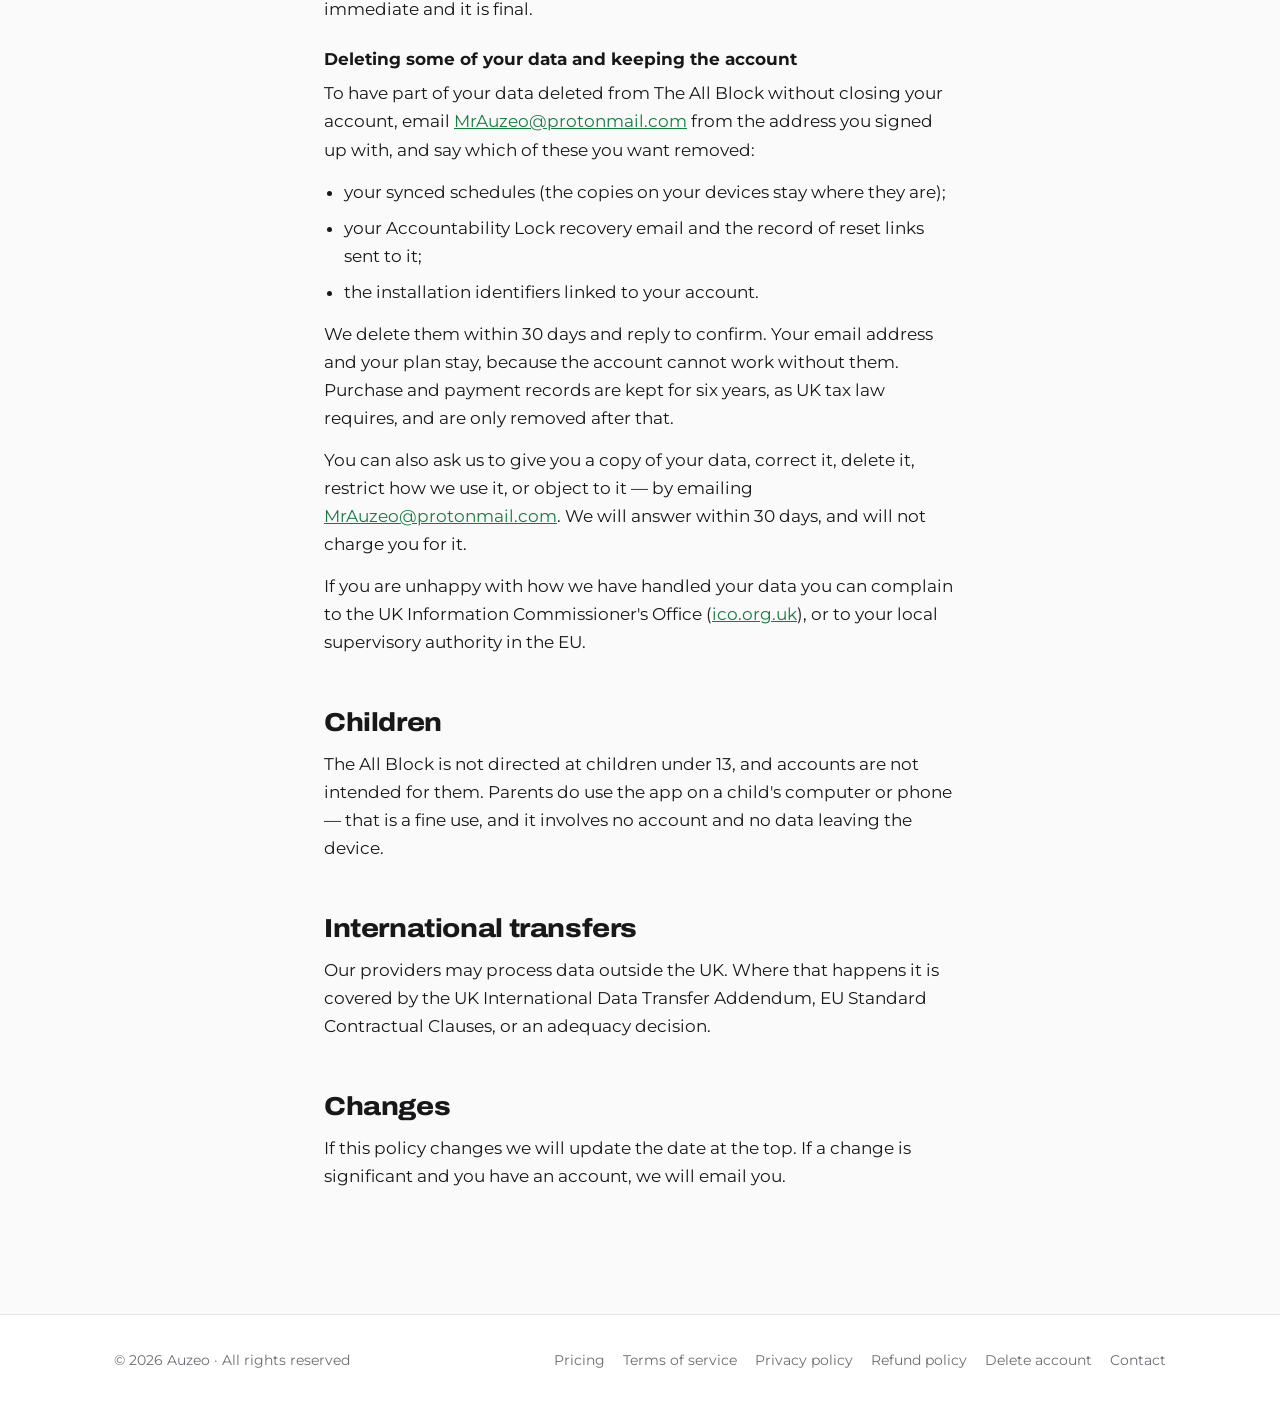
<file: docs/privacy.html>
<!doctype html>
<html lang="en">
<head>
<meta charset="utf-8">
<meta name="viewport" content="width=device-width, initial-scale=1">
<title>Privacy policy — The All Block</title>
<meta name="description" content="The All Block has no analytics and no telemetry. Sessions and your lock password stay on your device. Without an account nothing leaves it; with one, we hold your email address, your plan and your schedules.">
<meta name="robots" content="index,follow">
<link rel="canonical" href="https://theallblock.com/privacy.html">
<link rel="icon" href="/favicon.ico?v=3" sizes="any">
<link rel="icon" href="/img/mark.svg?v=3" type="image/svg+xml">
<link rel="apple-touch-icon" href="/img/apple-touch-icon.png?v=3">
<link rel="preconnect" href="https://fonts.googleapis.com">
<link rel="preconnect" href="https://fonts.gstatic.com" crossorigin>
<link rel="preload" as="style" href="https://fonts.googleapis.com/css2?family=Archivo:wdth,wght@75..125,400..900&family=Montserrat:wght@400;500;600;700&family=JetBrains+Mono:wght@400&display=swap">
<link rel="stylesheet" href="https://fonts.googleapis.com/css2?family=Archivo:wdth,wght@75..125,400..900&family=Montserrat:wght@400;500;600;700&family=JetBrains+Mono:wght@400&display=swap" media="print" onload="this.media='all';this.onload=null">
<noscript><link rel="stylesheet" href="https://fonts.googleapis.com/css2?family=Archivo:wdth,wght@75..125,400..900&family=Montserrat:wght@400;500;600;700&family=JetBrains+Mono:wght@400&display=swap"></noscript>
<style>
/* Same palette and type as the home page — these pages are part of the site,
   not a bolted-on legal annexe. Light only, like index.html. */
:root{
  --paper:#fafafa; --card:#ffffff; --sand:#f2f0ec;
  --ink:#18181a; --ash:#6c6c74; --line:#e5e5ea;
  --lock:#1f9d55; --lock-txt:#177a41;
  --display:"Archivo",system-ui,sans-serif;
  --body:"Montserrat",system-ui,sans-serif;
  --mono:"JetBrains Mono",ui-monospace,monospace;
  --gut:clamp(20px,5vw,64px);
}
*{box-sizing:border-box}
body{margin:0;background:var(--paper);color:var(--ink);
  font-family:var(--body);font-size:16.5px;line-height:1.7;
  -webkit-font-smoothing:antialiased}
.wrap{max-width:760px;margin:0 auto;padding-inline:var(--gut)}
a{color:var(--lock-txt)}
a:hover{color:var(--ink)}

/* ── top bar: a way back, nothing more ─────────────────────────────── */
.bar{border-bottom:1px solid var(--line);background:var(--card)}
.bar .wrap{display:flex;align-items:center;gap:14px;
  padding-block:14px;max-width:1180px}
.bar a.home{display:inline-flex;align-items:center;gap:10px;
  text-decoration:none;color:var(--ink);font-weight:700;font-size:15px}
.mark{width:28px;height:28px;flex:none;border-radius:50%;background:var(--ink);
  display:grid;place-items:center}
.mark svg{width:14px;height:14px}
.bar .spacer{flex:1}
.bar .back{text-decoration:none;color:var(--ash);font-size:14px;font-weight:500}
.bar .back:hover{color:var(--ink)}

/* ── the document ──────────────────────────────────────────────────── */
header.doc{padding:clamp(48px,8vw,88px) 0 8px}
.eyebrow{font-family:var(--mono);font-size:12px;letter-spacing:.22em;
  text-transform:uppercase;color:var(--ash);margin:0 0 14px}
h1{font-family:var(--display);font-weight:800;line-height:.98;margin:0;
  font-variation-settings:"wdth" 112;letter-spacing:-.02em;
  font-size:clamp(34px,6vw,54px)}
.lede{color:var(--ash);font-size:17.5px;margin:18px 0 0;max-width:60ch}
.stamp{font-family:var(--mono);font-size:12.5px;color:var(--ash);
  margin:26px 0 0;padding-top:18px;border-top:1px solid var(--line)}
main{padding-bottom:clamp(60px,10vw,110px)}
section{padding-top:38px}
h2{font-family:var(--display);font-weight:800;font-size:clamp(21px,3vw,26px);
  line-height:1.15;font-variation-settings:"wdth" 112;letter-spacing:-.015em;
  margin:0 0 12px}
h3{font-family:var(--body);font-weight:700;font-size:16.5px;margin:22px 0 6px}
p{margin:0 0 14px}
ul{margin:0 0 14px;padding-left:20px}
li{margin-bottom:8px}
strong,b{font-weight:700}
.callout{background:var(--sand);border:1px solid var(--line);border-radius:16px;
  padding:22px 24px;margin:22px 0}
.callout p:last-child{margin-bottom:0}
.callout--warn{background:#fff;border-left:4px solid var(--lock)}
table{width:100%;border-collapse:collapse;margin:0 0 16px;font-size:15.5px}
th,td{text-align:left;padding:11px 12px;border-bottom:1px solid var(--line);
  vertical-align:top}
th{font-weight:700;font-size:13px;text-transform:uppercase;
  letter-spacing:.08em;color:var(--ash)}
.overflow{overflow-x:auto}

/* ── footer, mirroring the home page's ─────────────────────────────── */
footer{border-top:1px solid var(--line);background:var(--card);
  padding:34px 0;font-size:13.5px;color:var(--ash)}
footer .in{display:flex;flex-wrap:wrap;gap:10px 26px;
  align-items:center;justify-content:space-between;max-width:1180px}
footer a{color:var(--ash);text-decoration:none}
footer a:hover{color:var(--ink);text-decoration:underline}
.legal-links{display:flex;flex-wrap:wrap;gap:6px 18px}
</style>
</head>
<body>

<div class="bar"><div class="wrap">
  <a class="home" href="/">
    <span class="mark"><svg viewBox="0 0 24 24" fill="none" stroke="#fff" stroke-width="2.4" stroke-linecap="round"><circle cx="12" cy="12" r="8.4"/><path d="M6.2 17.8L17.8 6.2"/></svg></span>
    The All Block
  </a>
  <span class="spacer"></span>
  <a class="back" href="/">&larr; Back to the site</a>
</div></div>
<main class="wrap">
<header class="doc">
  <p class="eyebrow">Legal</p>
  <h1>Privacy policy</h1>
  <p class="lede">The All Block works without an account and sends nothing anywhere
     until you ask it to. This page says exactly what that means.</p>
  <p class="stamp">Last updated 6 November 2026</p>
</header>

<section>
  <h2>The short version</h2>
  <div class="callout">
    <p>There is no analytics, no telemetry, no advertising and no tracking in
       The All Block, on Windows, Android or iPhone. Your sessions, history and
       Accountability Lock password never leave your device. Without an account,
       nothing else does either. If you choose to make one, we hold your email
       address, what you have bought, and your scheduled blocks, so that your
       plan and your schedules follow you between your computer and your
       phone.</p>
    <p>This policy covers the Windows app, the Android app, the iPhone app
       and this website.</p>
  </div>
  <p>The data controller is <b>Auzeo</b>, a sole trader in the United Kingdom.
     Contact: <a href="mailto:MrAuzeo@protonmail.com">MrAuzeo@protonmail.com</a>.</p>
</section>

<section>
  <h2>What stays on your device</h2>
  <p>On Windows, The All Block keeps its data in a folder in your user profile
     (<code>~/.allblock</code>). On Android and iPhone, it keeps it in the
     app's own private storage. That includes:</p>
  <ul>
    <li>your scheduled blocks and their settings (also copied to your account
        if you have one &mdash; see below);</li>
    <li>your session history and stats;</li>
    <li>the state of a running session, so it survives a restart;</li>
    <li>your Accountability Lock password, stored only as a PBKDF2-SHA256 hash
        with a random salt — never in plain text, and never uploaded.</li>
  </ul>
  <p>We can't read any of it. Deleting that folder, or uninstalling the
     Android or iPhone app, deletes all of it.</p>
  <p>That last one holds even if you add a recovery email to the Accountability
     Lock. The password still never leaves your computer and we still cannot
     read it or reset it. All a recovery email lets us do is send a link to
     <em>you</em> and, when you open it, tell your own copy of the app that you
     said yes — the app is what forgets the password, not us.</p>
</section>

<section>
  <h2>The Android app's accessibility service</h2>
  <p>To block your phone, the Android app uses Android's accessibility service.
     While a block is running, it uses that service only to see which app has
     come to the front, so that it can return you to the lock screen, and to
     notice an incoming call, so that the call can still be answered.</p>
  <p>If you turn on the Accountability Lock, the service also reads Android's
     own Settings screens while the lock is on, only to recognise the pages that
     would switch the lock off or uninstall the app, and to send you back from
     them.</p>
  <p>It does not read any other app's screen, what you type, or the contents of
     any notification or call. It records nothing, and nothing it sees is ever
     sent off your phone &mdash; not to us and not to anyone else.</p>
</section>

<section>
  <h2>The iPhone app and Screen Time</h2>
  <p>To block apps on an iPhone, the app uses Apple's Screen Time. You choose the
     apps to block in Apple's own picker. Apple gives the app only coded tokens
     for your choices, not the names of the apps, and the app hands those tokens
     back to Screen Time when a block starts and ends.</p>
  <p>The app cannot see which apps you open, what you do in them, or how long you
     use your phone. Nothing Screen Time gives it is sent off your phone &mdash;
     not to us and not to anyone else.</p>
</section>

<section>
  <h2>What we collect, and only if you opt in</h2>
  <div class="overflow"><table>
    <tr><th>Data</th><th>When</th><th>Why</th></tr>
    <tr>
      <td>Email address and password</td>
      <td>Only if you create an account</td>
      <td>To sign you in and attach your Pro licence to you. The password is
          stored as a salted hash by our authentication provider; we never see it.</td>
    </tr>
    <tr>
      <td>Your Google account's email address, name and profile picture</td>
      <td>Only if you choose Continue with Google on the phone</td>
      <td>Google sends these to our authentication provider when you sign in with it.
          We use the email address to sign you in; the name and picture are stored
          with the account but not used or shown anywhere. We never see your Google
          password.</td>
    </tr>
    <tr>
      <td>Your Apple Account's email address, or the private relay address Apple
          makes for you, and your name if you choose to share it</td>
      <td>Only if you choose Sign in with Apple on the iPhone</td>
      <td>Apple sends these to our authentication provider when you sign in with it.
          We use the email address to sign you in; the name is stored with the
          account but not used or shown anywhere. We never see your Apple Account
          password.</td>
    </tr>
    <tr>
      <td>Account ID and Pro status</td>
      <td>With an account</td>
      <td>So the app knows whether to unlock Pro features.</td>
    </tr>
    <tr>
      <td>Your scheduled blocks: their names, times, days and settings</td>
      <td>With an account</td>
      <td>So schedules made on your computer appear on your phone, and the
          other way round. Nothing about what you did during a block is
          sent &mdash; only the schedule itself.</td>
    </tr>
    <tr>
      <td>Purchase records: which plan you bought, whether it is still active,
          and the emergency escapes you have bought and used</td>
      <td>If you buy anything</td>
      <td>So what you paid for works on every device signed in to your
          account, and so a purchase is counted once and only once.</td>
    </tr>
    <tr>
      <td>Licence key and whether it has been paid and redeemed</td>
      <td>If you buy Pro</td>
      <td>To issue the licence, honour it once, and stop the same key being
          redeemed twice.</td>
    </tr>
    <tr>
      <td>An installation identifier — a random number, not anything about your
          machine</td>
      <td>With an account, or when you redeem a licence key</td>
      <td>So a licence stays attached to the install that redeemed it, so we
          can tell which device last changed your schedules, and so a lock
          released on one device is not released on every device you own. It
          tells us nothing about the device and is never shared.</td>
    </tr>
    <tr>
      <td>An Accountability Lock recovery email, if you choose to add one, and
          the record of any reset link sent to it</td>
      <td>Only if you set one up</td>
      <td>So that a forgotten lock password can be released by whoever holds
          that inbox. It may be somebody else's address — that is the point of
          it. It is used for nothing else, never shown to anyone using the app,
          and removed when the account is deleted.</td>
    </tr>
  </table></div>
  <p>That is the complete list. No name (unless Google or Apple passes one, as above), no postal address, no usage statistics,
     no session history, no list of the apps on your phone, no location, and
     nothing that identifies your device beyond the random number above.</p>
</section>

<section>
  <h2>Payments</h2>
  <p>Purchases are handled by <b>Paddle.com</b>, our reseller and Merchant of
     Record. You give Paddle your payment and billing details directly; they
     never pass through us and we never store them. Paddle is an independent
     data controller for that transaction — see
     <a href="https://www.paddle.com/legal/privacy" rel="noopener">paddle.com/legal/privacy</a>.
     What comes back to us is a licence key marked paid.</p>
  <p>Purchases made inside the Android app go through <b>Google Play</b>
     instead. Google handles the payment and your card details under
     <a href="https://policies.google.com/privacy" rel="noopener">its own
     privacy policy</a>; we never see them. What comes back to us is a purchase
     token and the product bought, which we check with Google and keep against
     your account.</p>
  <p>Purchases made inside the iPhone app go through <b>Apple's App Store</b>.
     Apple handles the payment and your card details under
     <a href="https://www.apple.com/legal/privacy/" rel="noopener">its own
     privacy policy</a>; we never see them. The app checks what you have bought
     with the App Store on the phone itself, and nothing about an iPhone purchase
     is sent to us.</p>
</section>

<section>
  <h2>Who processes data for us</h2>
  <ul>
    <li><b>Supabase</b> — hosts the account database, the licence table and
        your synced schedules.</li>
    <li><b>Paddle</b> — payments, tax and receipts, as above.</li>
    <li><b>Google</b> — signs you in if you choose Continue with Google, as above.</li>
    <li><b>Resend</b> — sends the emails the service needs: confirming your
        address, resetting your password, and Accountability Lock recovery links.
        It receives the address and the email, nothing else.</li>
    <li><b>Google Play</b> — payments made in the Android app, as above.</li>
    <li><b>Apple</b> — payments made in the iPhone app, and signing you in if you
        choose Sign in with Apple, as above.</li>
    <li><b>GitHub</b> — hosts this website and the download. GitHub records
        requests to it, including IP addresses, in its own server logs.</li>
    <li><b>Google Fonts</b> — this website loads its typefaces from Google's CDN,
        which means your browser's request (and therefore your IP address)
        reaches Google. No cookies are set by it.</li>
  </ul>
  <p>If you email us, including from the app's Send feedback button, we get
     what you send. The Android app fills in your phone's make, model and Android
     version so we can reproduce a problem; you can delete those lines before
     sending. We use it only to reply.</p>
  <p>We do not sell data, share it for advertising, or pass it to anyone else
     except where the law requires it.</p>
</section>

<section>
  <h2>Cookies</h2>
  <p>This website sets no cookies and runs no analytics. None of the apps sets
     any either. Paddle's checkout, which opens in your browser, uses its own
     cookies for the payment session.</p>
</section>

<section>
  <h2>Legal basis and how long we keep things</h2>
  <p>Under UK GDPR we rely on <b>performance of a contract</b> for account and
     licence data — without it we cannot give you the Pro you paid for — and on
     <b>legal obligation</b> for the transaction records Paddle keeps for tax.</p>
  <p>Account data is kept until you delete the account, which you can do at any
     time and without asking us: in the app, under Settings &rarr; Account
     &rarr; Delete account, or on the
     <a href="/delete-account.html">account deletion page</a>, which needs
     nothing installed. Either route removes the email address, the password,
     the profile, your synced schedules, the record of escapes you have spent
     and any Google Play purchase records held against the account. It happens
     immediately. Purchases made in the iPhone app are held by Apple, not by us,
     so deleting the account does not touch them.</p>
  <p>Two things outlive it. A licence key you bought is unlinked from you rather
     than deleted, so what remains is a random string with nobody's name against
     it &mdash; and so that you can redeem it again on a new account, because you
     paid for it. Payment records held by Paddle, and the transaction
     identifiers we keep so that one payment cannot be counted twice, have to be
     kept for six years under UK tax law.</p>
</section>

<section id="delete-data">
  <h2>Your rights</h2>
  <p><b>Deleting your account needs no request at all.</b> Do it in the app,
     under Settings &rarr; Account &rarr; Delete account, or on the
     <a href="/delete-account.html">account deletion page</a>. It is immediate
     and it is final.</p>
  <h3>Deleting some of your data and keeping the account</h3>
  <p>To have part of your data deleted from The All Block without closing your
     account, email
     <a href="mailto:MrAuzeo@protonmail.com">MrAuzeo@protonmail.com</a> from the
     address you signed up with, and say which of these you want removed:</p>
  <ul>
    <li>your synced schedules (the copies on your devices stay where they
        are);</li>
    <li>your Accountability Lock recovery email and the record of reset links
        sent to it;</li>
    <li>the installation identifiers linked to your account.</li>
  </ul>
  <p>We delete them within 30 days and reply to confirm. Your email address and
     your plan stay, because the account cannot work without them. Purchase and
     payment records are kept for six years, as UK tax law requires, and are
     only removed after that.</p>
  <p>You can also ask us to give you a copy of your data, correct it, delete it,
     restrict how we use it, or object to it — by emailing
     <a href="mailto:MrAuzeo@protonmail.com">MrAuzeo@protonmail.com</a>. We will
     answer within 30 days, and will not charge you for it.</p>
  <p>If you are unhappy with how we have handled your data you can complain to
     the UK Information Commissioner's Office
     (<a href="https://ico.org.uk" rel="noopener">ico.org.uk</a>), or to your
     local supervisory authority in the EU.</p>
</section>

<section>
  <h2>Children</h2>
  <p>The All Block is not directed at children under 13, and accounts are not
     intended for them. Parents do use the app on a child's computer or phone
     — that is a fine use, and it involves no account and no data leaving the
     device.</p>
</section>

<section>
  <h2>International transfers</h2>
  <p>Our providers may process data outside the UK. Where that happens it is
     covered by the UK International Data Transfer Addendum, EU Standard
     Contractual Clauses, or an adequacy decision.</p>
</section>

<section>
  <h2>Changes</h2>
  <p>If this policy changes we will update the date at the top. If a change is
     significant and you have an account, we will email you.</p>
</section>
</main>
<footer><div class="wrap in">
  <span>© 2026 Auzeo · All rights reserved</span>
  <span class="legal-links">
    <a href="/#pricing">Pricing</a>
    <a href="/terms.html">Terms of service</a>
    <a href="/privacy.html">Privacy policy</a>
    <a href="/refunds.html">Refund policy</a>
    <a href="/delete-account.html">Delete account</a>
    <a href="mailto:MrAuzeo@protonmail.com">Contact</a>
  </span>
</div></footer>

</body>
</html>
</file>
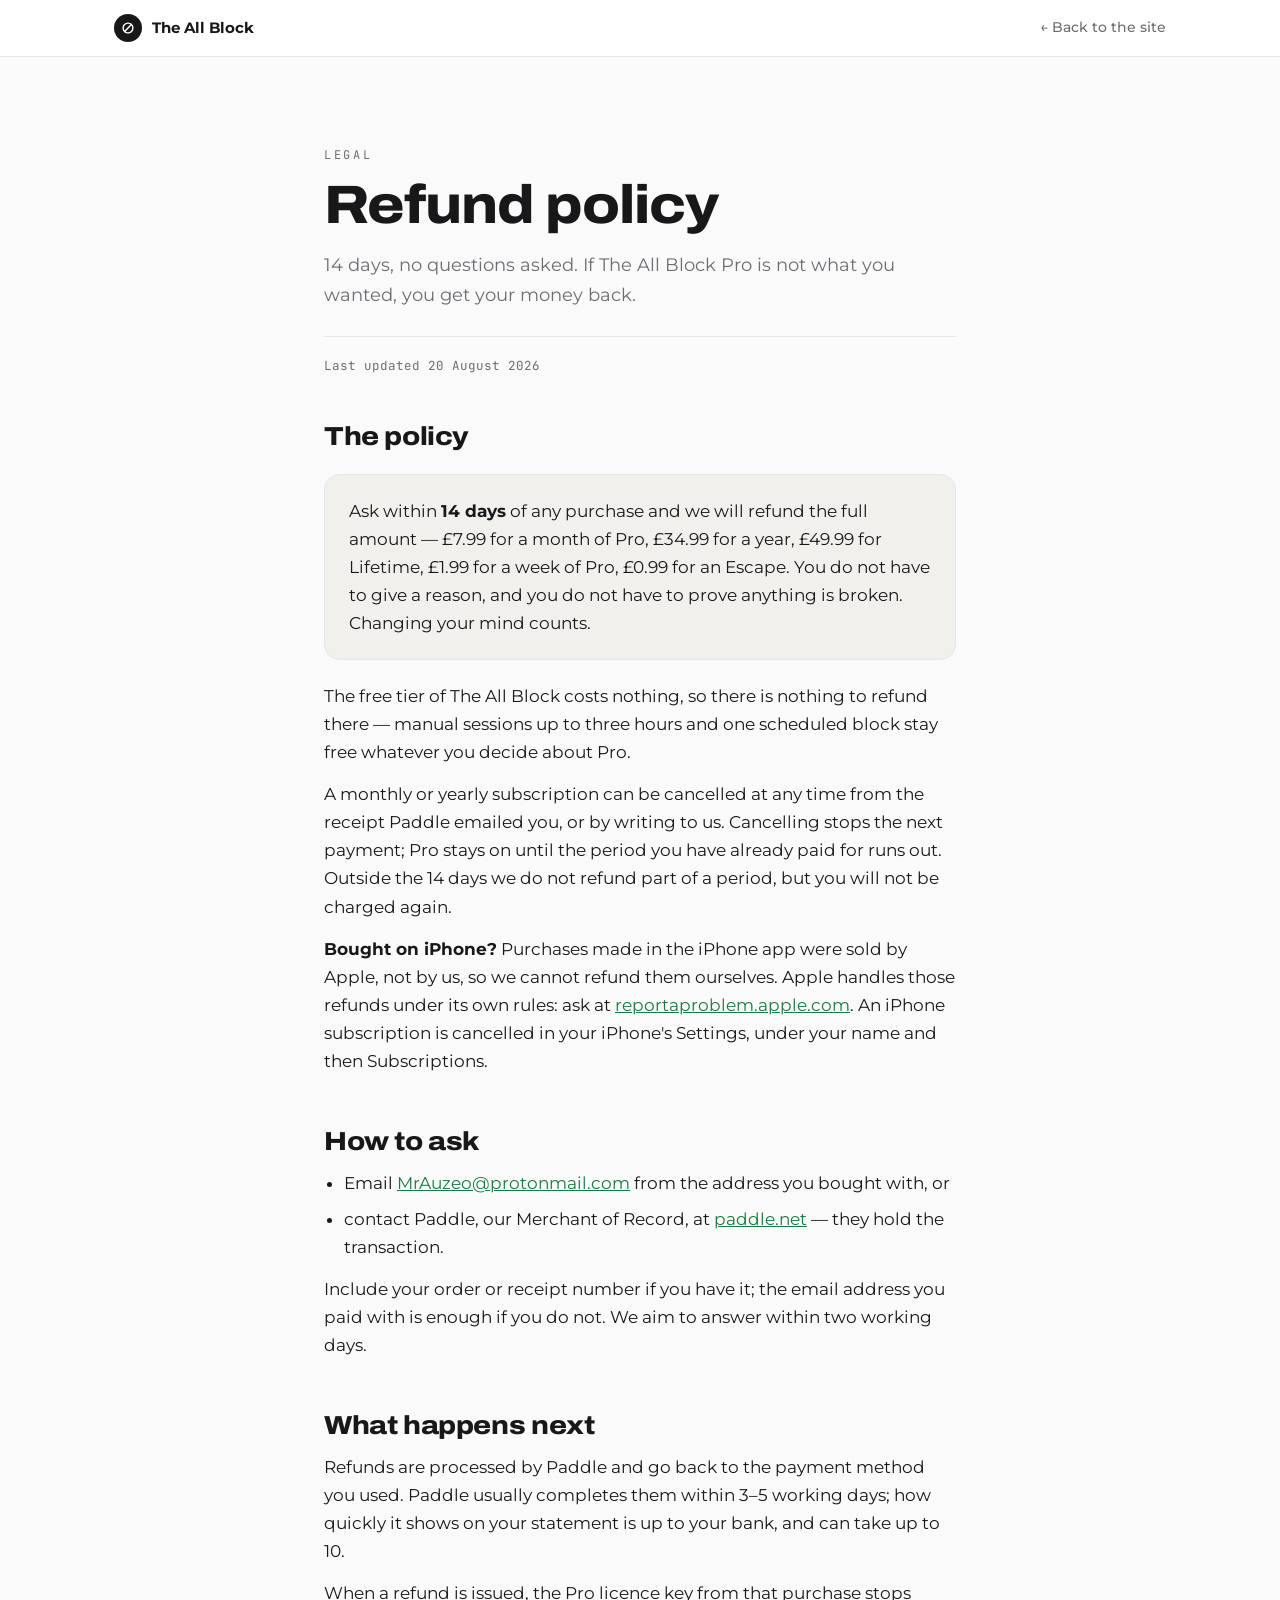
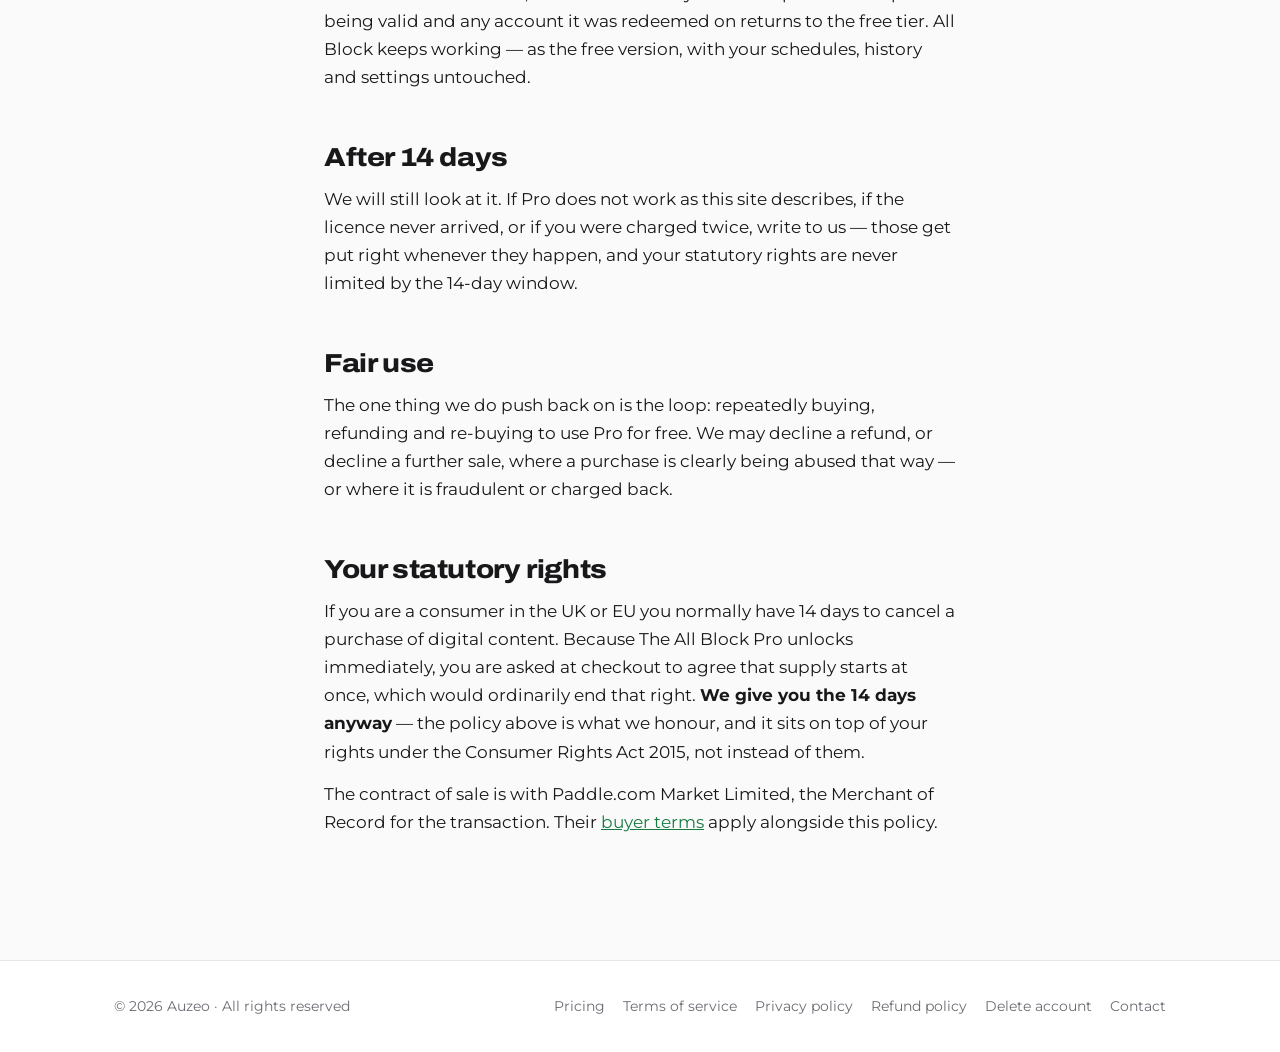
<file: docs/refunds.html>
<!doctype html>
<html lang="en">
<head>
<meta charset="utf-8">
<meta name="viewport" content="width=device-width, initial-scale=1">
<title>Refund policy — The All Block</title>
<meta name="description" content="Full refund on The All Block Pro within 14 days of purchase, no questions asked. How to ask, and what happens to your licence.">
<meta name="robots" content="index,follow">
<link rel="canonical" href="https://theallblock.com/refunds.html">
<link rel="icon" href="/favicon.ico?v=3" sizes="any">
<link rel="icon" href="/img/mark.svg?v=3" type="image/svg+xml">
<link rel="apple-touch-icon" href="/img/apple-touch-icon.png?v=3">
<link rel="preconnect" href="https://fonts.googleapis.com">
<link rel="preconnect" href="https://fonts.gstatic.com" crossorigin>
<link rel="preload" as="style" href="https://fonts.googleapis.com/css2?family=Archivo:wdth,wght@75..125,400..900&family=Montserrat:wght@400;500;600;700&family=JetBrains+Mono:wght@400&display=swap">
<link rel="stylesheet" href="https://fonts.googleapis.com/css2?family=Archivo:wdth,wght@75..125,400..900&family=Montserrat:wght@400;500;600;700&family=JetBrains+Mono:wght@400&display=swap" media="print" onload="this.media='all';this.onload=null">
<noscript><link rel="stylesheet" href="https://fonts.googleapis.com/css2?family=Archivo:wdth,wght@75..125,400..900&family=Montserrat:wght@400;500;600;700&family=JetBrains+Mono:wght@400&display=swap"></noscript>
<style>
/* Same palette and type as the home page — these pages are part of the site,
   not a bolted-on legal annexe. Light only, like index.html. */
:root{
  --paper:#fafafa; --card:#ffffff; --sand:#f2f0ec;
  --ink:#18181a; --ash:#6c6c74; --line:#e5e5ea;
  --lock:#1f9d55; --lock-txt:#177a41;
  --display:"Archivo",system-ui,sans-serif;
  --body:"Montserrat",system-ui,sans-serif;
  --mono:"JetBrains Mono",ui-monospace,monospace;
  --gut:clamp(20px,5vw,64px);
}
*{box-sizing:border-box}
body{margin:0;background:var(--paper);color:var(--ink);
  font-family:var(--body);font-size:16.5px;line-height:1.7;
  -webkit-font-smoothing:antialiased}
.wrap{max-width:760px;margin:0 auto;padding-inline:var(--gut)}
a{color:var(--lock-txt)}
a:hover{color:var(--ink)}

/* ── top bar: a way back, nothing more ─────────────────────────────── */
.bar{border-bottom:1px solid var(--line);background:var(--card)}
.bar .wrap{display:flex;align-items:center;gap:14px;
  padding-block:14px;max-width:1180px}
.bar a.home{display:inline-flex;align-items:center;gap:10px;
  text-decoration:none;color:var(--ink);font-weight:700;font-size:15px}
.mark{width:28px;height:28px;flex:none;border-radius:50%;background:var(--ink);
  display:grid;place-items:center}
.mark svg{width:14px;height:14px}
.bar .spacer{flex:1}
.bar .back{text-decoration:none;color:var(--ash);font-size:14px;font-weight:500}
.bar .back:hover{color:var(--ink)}

/* ── the document ──────────────────────────────────────────────────── */
header.doc{padding:clamp(48px,8vw,88px) 0 8px}
.eyebrow{font-family:var(--mono);font-size:12px;letter-spacing:.22em;
  text-transform:uppercase;color:var(--ash);margin:0 0 14px}
h1{font-family:var(--display);font-weight:800;line-height:.98;margin:0;
  font-variation-settings:"wdth" 112;letter-spacing:-.02em;
  font-size:clamp(34px,6vw,54px)}
.lede{color:var(--ash);font-size:17.5px;margin:18px 0 0;max-width:60ch}
.stamp{font-family:var(--mono);font-size:12.5px;color:var(--ash);
  margin:26px 0 0;padding-top:18px;border-top:1px solid var(--line)}
main{padding-bottom:clamp(60px,10vw,110px)}
section{padding-top:38px}
h2{font-family:var(--display);font-weight:800;font-size:clamp(21px,3vw,26px);
  line-height:1.15;font-variation-settings:"wdth" 112;letter-spacing:-.015em;
  margin:0 0 12px}
h3{font-family:var(--body);font-weight:700;font-size:16.5px;margin:22px 0 6px}
p{margin:0 0 14px}
ul{margin:0 0 14px;padding-left:20px}
li{margin-bottom:8px}
strong,b{font-weight:700}
.callout{background:var(--sand);border:1px solid var(--line);border-radius:16px;
  padding:22px 24px;margin:22px 0}
.callout p:last-child{margin-bottom:0}
.callout--warn{background:#fff;border-left:4px solid var(--lock)}
table{width:100%;border-collapse:collapse;margin:0 0 16px;font-size:15.5px}
th,td{text-align:left;padding:11px 12px;border-bottom:1px solid var(--line);
  vertical-align:top}
th{font-weight:700;font-size:13px;text-transform:uppercase;
  letter-spacing:.08em;color:var(--ash)}
.overflow{overflow-x:auto}

/* ── footer, mirroring the home page's ─────────────────────────────── */
footer{border-top:1px solid var(--line);background:var(--card);
  padding:34px 0;font-size:13.5px;color:var(--ash)}
footer .in{display:flex;flex-wrap:wrap;gap:10px 26px;
  align-items:center;justify-content:space-between;max-width:1180px}
footer a{color:var(--ash);text-decoration:none}
footer a:hover{color:var(--ink);text-decoration:underline}
.legal-links{display:flex;flex-wrap:wrap;gap:6px 18px}
</style>
</head>
<body>

<div class="bar"><div class="wrap">
  <a class="home" href="/">
    <span class="mark"><svg viewBox="0 0 24 24" fill="none" stroke="#fff" stroke-width="2.4" stroke-linecap="round"><circle cx="12" cy="12" r="8.4"/><path d="M6.2 17.8L17.8 6.2"/></svg></span>
    The All Block
  </a>
  <span class="spacer"></span>
  <a class="back" href="/">&larr; Back to the site</a>
</div></div>
<main class="wrap">
<header class="doc">
  <p class="eyebrow">Legal</p>
  <h1>Refund policy</h1>
  <p class="lede">14 days, no questions asked. If The All Block Pro is not what you
     wanted, you get your money back.</p>
  <p class="stamp">Last updated 20 August 2026</p>
</header>

<section>
  <h2>The policy</h2>
  <div class="callout">
    <p>Ask within <b>14 days</b> of any purchase and we will refund the full amount —
       £7.99 for a month of Pro, £34.99 for a year, £49.99 for Lifetime, £1.99 for a
       week of Pro, £0.99 for an Escape. You do not have to give a reason, and you
       do not have to prove anything is broken. Changing your mind counts.</p>
  </div>
  <p>The free tier of The All Block costs nothing, so there is nothing to refund
     there — manual sessions up to three hours and one scheduled block stay free
     whatever you decide about Pro.</p>

  <p>A monthly or yearly subscription can be cancelled at any time from the receipt
     Paddle emailed you, or by writing to us. Cancelling stops the next payment;
     Pro stays on until the period you have already paid for runs out. Outside the
     14 days we do not refund part of a period, but you will not be charged again.</p>

  <p><b>Bought on iPhone?</b> Purchases made in the iPhone app were sold by Apple,
     not by us, so we cannot refund them ourselves. Apple handles those refunds
     under its own rules: ask at
     <a href="https://reportaproblem.apple.com" rel="noopener">reportaproblem.apple.com</a>.
     An iPhone subscription is cancelled in your iPhone's Settings, under your name
     and then Subscriptions.</p>
</section>

<section>
  <h2>How to ask</h2>
  <ul>
    <li>Email <a href="mailto:MrAuzeo@protonmail.com">MrAuzeo@protonmail.com</a>
        from the address you bought with, or</li>
    <li>contact Paddle, our Merchant of Record, at
        <a href="https://paddle.net" rel="noopener">paddle.net</a> — they hold
        the transaction.</li>
  </ul>
  <p>Include your order or receipt number if you have it; the email address you
     paid with is enough if you do not. We aim to answer within two working
     days.</p>
</section>

<section>
  <h2>What happens next</h2>
  <p>Refunds are processed by Paddle and go back to the payment method you used.
     Paddle usually completes them within 3–5 working days; how quickly it shows
     on your statement is up to your bank, and can take up to 10.</p>
  <p>When a refund is issued, the Pro licence key from that purchase stops being
     valid and any account it was redeemed on returns to the free tier. All
     Block keeps working — as the free version, with your schedules, history and
     settings untouched.</p>
</section>

<section>
  <h2>After 14 days</h2>
  <p>We will still look at it. If Pro does not work as this site describes, if
     the licence never arrived, or if you were charged twice, write to us —
     those get put right whenever they happen, and your statutory rights are
     never limited by the 14-day window.</p>
</section>

<section>
  <h2>Fair use</h2>
  <p>The one thing we do push back on is the loop: repeatedly buying, refunding
     and re-buying to use Pro for free. We may decline a refund, or decline a
     further sale, where a purchase is clearly being abused that way — or where
     it is fraudulent or charged back.</p>
</section>

<section>
  <h2>Your statutory rights</h2>
  <p>If you are a consumer in the UK or EU you normally have 14 days to cancel a
     purchase of digital content. Because The All Block Pro unlocks immediately, you
     are asked at checkout to agree that supply starts at once, which would
     ordinarily end that right. <b>We give you the 14 days anyway</b> — the
     policy above is what we honour, and it sits on top of your rights under the
     Consumer Rights Act 2015, not instead of them.</p>
  <p>The contract of sale is with Paddle.com Market Limited, the Merchant of
     Record for the transaction. Their
     <a href="https://www.paddle.com/legal/checkout-buyer-terms" rel="noopener">buyer terms</a>
     apply alongside this policy.</p>
</section>
</main>
<footer><div class="wrap in">
  <span>© 2026 Auzeo · All rights reserved</span>
  <span class="legal-links">
    <a href="/#pricing">Pricing</a>
    <a href="/terms.html">Terms of service</a>
    <a href="/privacy.html">Privacy policy</a>
    <a href="/refunds.html">Refund policy</a>
    <a href="/delete-account.html">Delete account</a>
    <a href="mailto:MrAuzeo@protonmail.com">Contact</a>
  </span>
</div></footer>

</body>
</html>
</file>
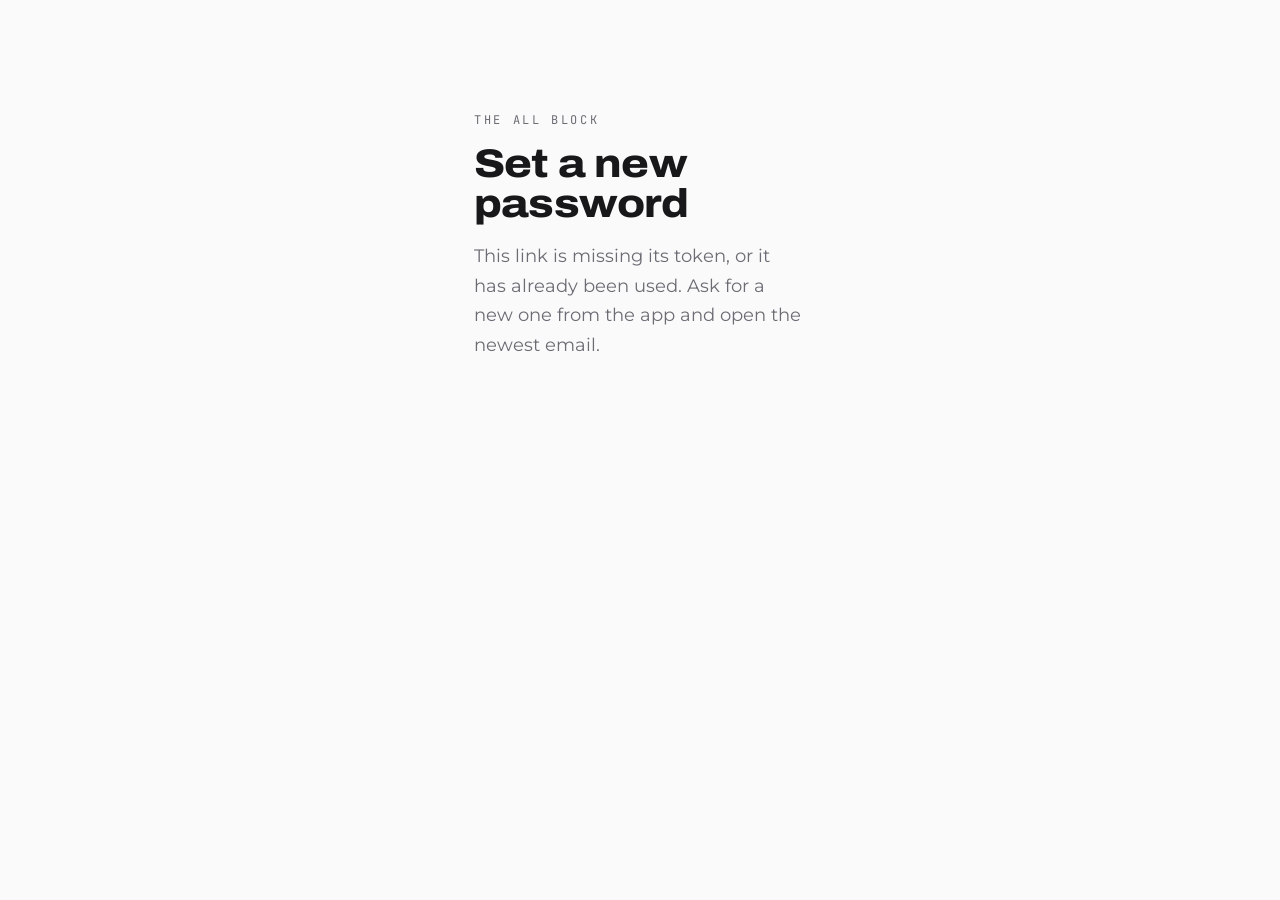
<file: docs/reset.html>
<!doctype html>
<html lang="en">
<head>
<meta charset="utf-8">
<meta name="viewport" content="width=device-width, initial-scale=1">
<title>Set a new password — The All Block</title>
<meta name="description" content="Choose a new password for your The All Block account.">
<meta name="robots" content="noindex,nofollow">
<link rel="canonical" href="https://theallblock.com/reset.html">
<link rel="icon" href="/favicon.ico?v=3" sizes="any">
<link rel="icon" href="/img/mark.svg?v=3" type="image/svg+xml">
<link rel="apple-touch-icon" href="/img/apple-touch-icon.png?v=3">
<link rel="preconnect" href="https://fonts.googleapis.com">
<link rel="preconnect" href="https://fonts.gstatic.com" crossorigin>
<link rel="preload" as="style" href="https://fonts.googleapis.com/css2?family=Archivo:wdth,wght@75..125,400..900&family=Montserrat:wght@400;500;600;700&family=JetBrains+Mono:wght@400&display=swap">
<link rel="stylesheet" href="https://fonts.googleapis.com/css2?family=Archivo:wdth,wght@75..125,400..900&family=Montserrat:wght@400;500;600;700&family=JetBrains+Mono:wght@400&display=swap" media="print" onload="this.media='all';this.onload=null">
<noscript><link rel="stylesheet" href="https://fonts.googleapis.com/css2?family=Archivo:wdth,wght@75..125,400..900&family=Montserrat:wght@400;500;600;700&family=JetBrains+Mono:wght@400&display=swap"></noscript>
<style>
/* Same palette and type as the home page — these pages are part of the site,
   not a bolted-on legal annexe. Light only, like index.html. */
:root{
  --paper:#fafafa; --card:#ffffff; --sand:#f2f0ec;
  --ink:#18181a; --ash:#6c6c74; --line:#e5e5ea;
  --lock:#1f9d55; --lock-txt:#177a41;
  --display:"Archivo",system-ui,sans-serif;
  --body:"Montserrat",system-ui,sans-serif;
  --mono:"JetBrains Mono",ui-monospace,monospace;
  --gut:clamp(20px,5vw,64px);
}
*{box-sizing:border-box}
body{margin:0;background:var(--paper);color:var(--ink);
  font-family:var(--body);font-size:16.5px;line-height:1.7;
  -webkit-font-smoothing:antialiased}
.wrap{max-width:760px;margin:0 auto;padding-inline:var(--gut)}
a{color:var(--lock-txt)}
a:hover{color:var(--ink)}

/* ── top bar: a way back, nothing more ─────────────────────────────── */
.bar{border-bottom:1px solid var(--line);background:var(--card)}
.bar .wrap{display:flex;align-items:center;gap:14px;
  padding-block:14px;max-width:1180px}
.bar a.home{display:inline-flex;align-items:center;gap:10px;
  text-decoration:none;color:var(--ink);font-weight:700;font-size:15px}
.mark{width:28px;height:28px;flex:none;border-radius:50%;background:var(--ink);
  display:grid;place-items:center}
.mark svg{width:14px;height:14px}
.bar .spacer{flex:1}
.bar .back{text-decoration:none;color:var(--ash);font-size:14px;font-weight:500}
.bar .back:hover{color:var(--ink)}

/* ── the document ──────────────────────────────────────────────────── */
header.doc{padding:clamp(48px,8vw,88px) 0 8px}
.eyebrow{font-family:var(--mono);font-size:12px;letter-spacing:.22em;
  text-transform:uppercase;color:var(--ash);margin:0 0 14px}
h1{font-family:var(--display);font-weight:800;line-height:.98;margin:0;
  font-variation-settings:"wdth" 112;letter-spacing:-.02em;
  font-size:clamp(34px,6vw,54px)}
.lede{color:var(--ash);font-size:17.5px;margin:18px 0 0;max-width:60ch}
.stamp{font-family:var(--mono);font-size:12.5px;color:var(--ash);
  margin:26px 0 0;padding-top:18px;border-top:1px solid var(--line)}
main{padding-bottom:clamp(60px,10vw,110px)}
section{padding-top:38px}
h2{font-family:var(--display);font-weight:800;font-size:clamp(21px,3vw,26px);
  line-height:1.15;font-variation-settings:"wdth" 112;letter-spacing:-.015em;
  margin:0 0 12px}
h3{font-family:var(--body);font-weight:700;font-size:16.5px;margin:22px 0 6px}
p{margin:0 0 14px}
ul{margin:0 0 14px;padding-left:20px}
li{margin-bottom:8px}
strong,b{font-weight:700}
.callout{background:var(--sand);border:1px solid var(--line);border-radius:16px;
  padding:22px 24px;margin:22px 0}
.callout p:last-child{margin-bottom:0}
.callout--warn{background:#fff;border-left:4px solid var(--lock)}
table{width:100%;border-collapse:collapse;margin:0 0 16px;font-size:15.5px}
th,td{text-align:left;padding:11px 12px;border-bottom:1px solid var(--line);
  vertical-align:top}
th{font-weight:700;font-size:13px;text-transform:uppercase;
  letter-spacing:.08em;color:var(--ash)}
.overflow{overflow-x:auto}

/* ── footer, mirroring the home page's ─────────────────────────────── */
footer{border-top:1px solid var(--line);background:var(--card);
  padding:34px 0;font-size:13.5px;color:var(--ash)}
footer .in{display:flex;flex-wrap:wrap;gap:10px 26px;
  align-items:center;justify-content:space-between;max-width:1180px}
footer a{color:var(--ash);text-decoration:none}
footer a:hover{color:var(--ink);text-decoration:underline}
.legal-links{display:flex;flex-wrap:wrap;gap:6px 18px}
</style>
</head>
<body>
<main class="doc">
  <p class="eyebrow"><a href="/">The All Block</a></p>
  <h1>Set a new password</h1>

  <!-- GoTrue puts the recovery token in the URL *fragment*, which never
       reaches a server. That is the whole reason this page can be static:
       the token is read in the browser and spent against Supabase directly. -->
  <div id="wrap">
    <p class="lede" id="intro">Choose something you'll remember. You'll use it to sign in inside the app.</p>
    <form id="form">
      <label for="pw">New password</label>
      <input id="pw" type="password" autocomplete="new-password" minlength="6" required>
      <label for="pw2">Repeat it</label>
      <input id="pw2" type="password" autocomplete="new-password" minlength="6" required>
      <p class="msg" id="msg" hidden></p>
      <button id="go" type="submit">Save password</button>
    </form>
  </div>
</main>
<style>
  .doc{max-width:460px;margin:0 auto;padding:clamp(60px,10vw,110px) var(--gut,24px);}
  .doc .eyebrow a{color:var(--ash);text-decoration:none}
  .doc h1{font-size:clamp(30px,4vw,40px);margin:0 0 18px}
  .lede{color:var(--ash);margin:0 0 34px}
  label{display:block;font-family:var(--mono);font-size:11px;letter-spacing:.14em;
    text-transform:uppercase;color:var(--ash);margin:0 0 8px}
  input{width:100%;box-sizing:border-box;padding:13px 14px;margin:0 0 22px;
    font:inherit;font-size:15px;color:var(--ink);background:var(--card);
    border:1px solid var(--line);border-radius:9px}
  input:focus{outline:2px solid var(--lock);outline-offset:1px;border-color:transparent}
  button{width:100%;padding:14px;font:inherit;font-size:15px;font-weight:600;
    color:#fff;background:var(--lock-txt);border:0;border-radius:9px;cursor:pointer}
  button:disabled{opacity:.55;cursor:default}
  .msg{margin:0 0 18px;font-size:14px;line-height:1.6;color:var(--red)}
  .msg.good{color:var(--lock-txt)}
</style>
<script>
(function(){
  var SUPA = "https://jkssypznppzqmdndmssz.supabase.co";
  var ANON = "eyJhbGciOiJIUzI1NiIsInR5cCI6IkpXVCJ9.eyJpc3MiOiJzdXBhYmFzZSIsInJlZiI6" +
             "Imprc3N5cHpucHB6cW1kbmRtc3N6Iiwicm9sZSI6ImFub24iLCJpYXQiOjE3ODcyMDcw" +
             "NjYsImV4cCI6MjEwMjc4MzA2Nn0.ujK9-FfekXhQ_6F2nep47u4K5KU2_Pwyax3Xww-YMMw";
  var $ = function(id){ return document.getElementById(id); };
  var hash = new URLSearchParams(location.hash.replace(/^#/,""));
  var token = hash.get("access_token");

  function say(text, good){
    var m = $("msg"); m.textContent = text; m.hidden = false;
    m.className = good ? "msg good" : "msg";
  }
  if (!token){
    $("form").hidden = true;
    $("intro").textContent = hash.get("error_description") ||
      "This link is missing its token, or it has already been used. Ask for a new one from the app and open the newest email.";
    return;
  }
  // Don't leave a live session token sitting in the address bar or in history.
  history.replaceState(null, "", location.pathname);

  $("form").addEventListener("submit", function(e){
    e.preventDefault();
    var pw = $("pw").value, pw2 = $("pw2").value;
    if (pw.length < 6) return say("Use at least 6 characters.");
    if (pw !== pw2)    return say("Those two don't match.");
    $("go").disabled = true;
    say("Saving…", true);
    fetch(SUPA + "/auth/v1/user", {
      method: "PUT",
      headers: { "apikey": ANON, "Authorization": "Bearer " + token,
                 "Content-Type": "application/json" },
      body: JSON.stringify({ password: pw })
    }).then(function(r){
      return r.json().then(function(b){ return { ok: r.ok, body: b }; });
    }).then(function(r){
      if (!r.ok) throw new Error((r.body && (r.body.msg || r.body.error_description)) ||
                                 "That didn't work. The link may have expired.");
      $("form").hidden = true;
      $("intro").innerHTML = "<b>Password changed.</b> Head back to The All Block and sign in with it.";
    }).catch(function(err){
      $("go").disabled = false;
      say(err.message);
    });
  });
})();
</script>
</body>
</html>
</file>
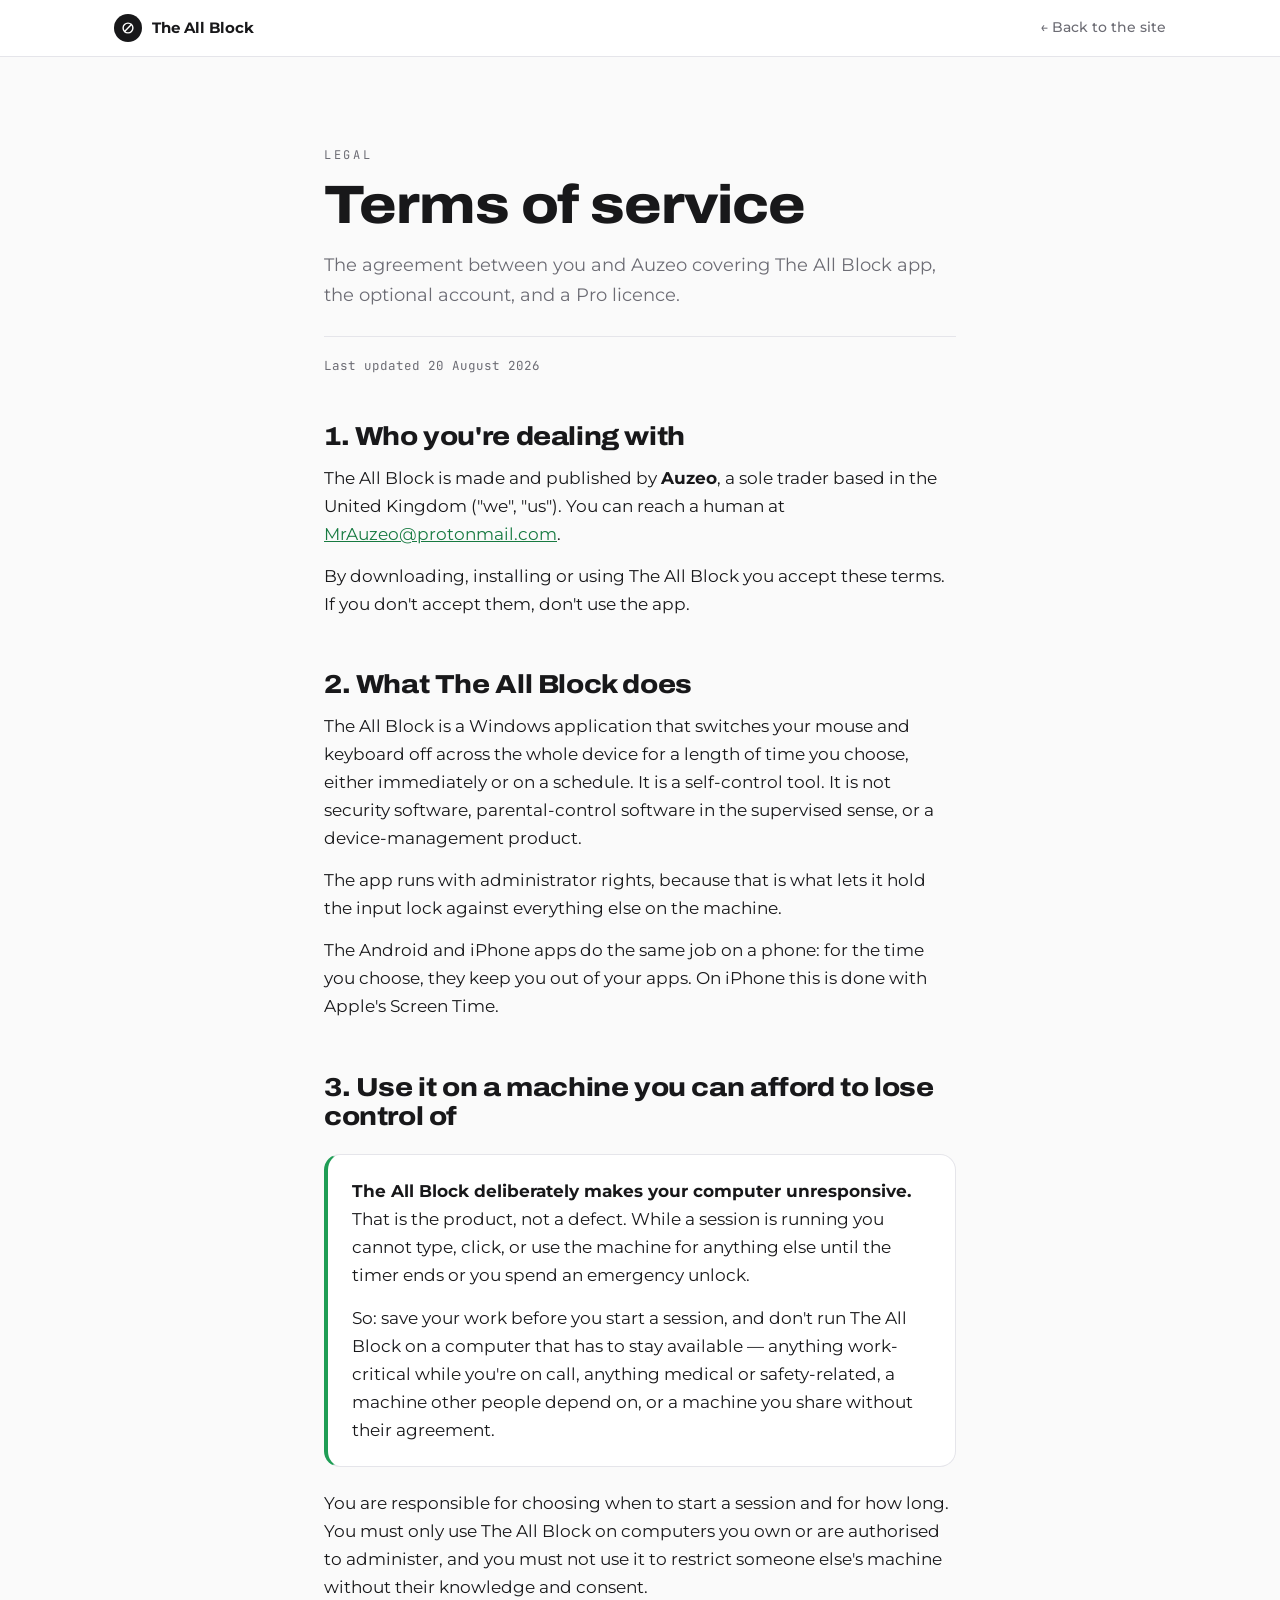
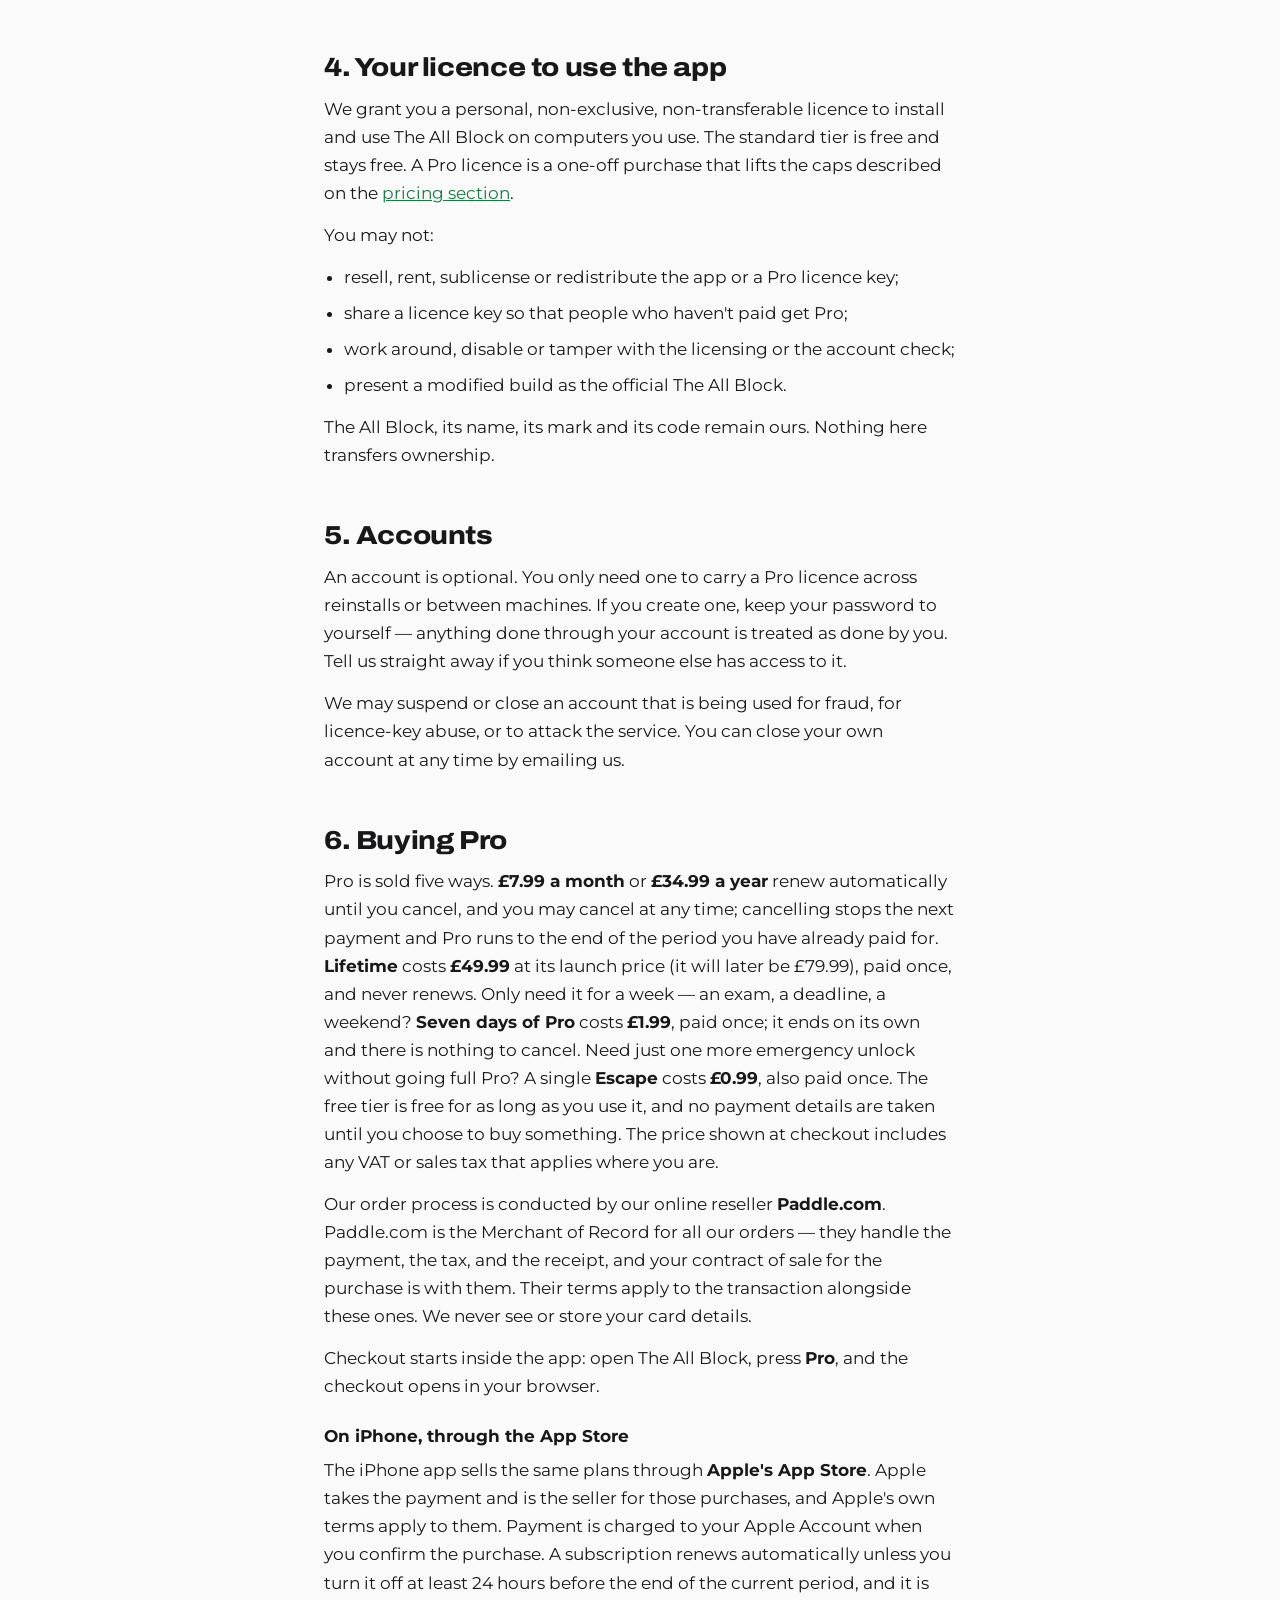
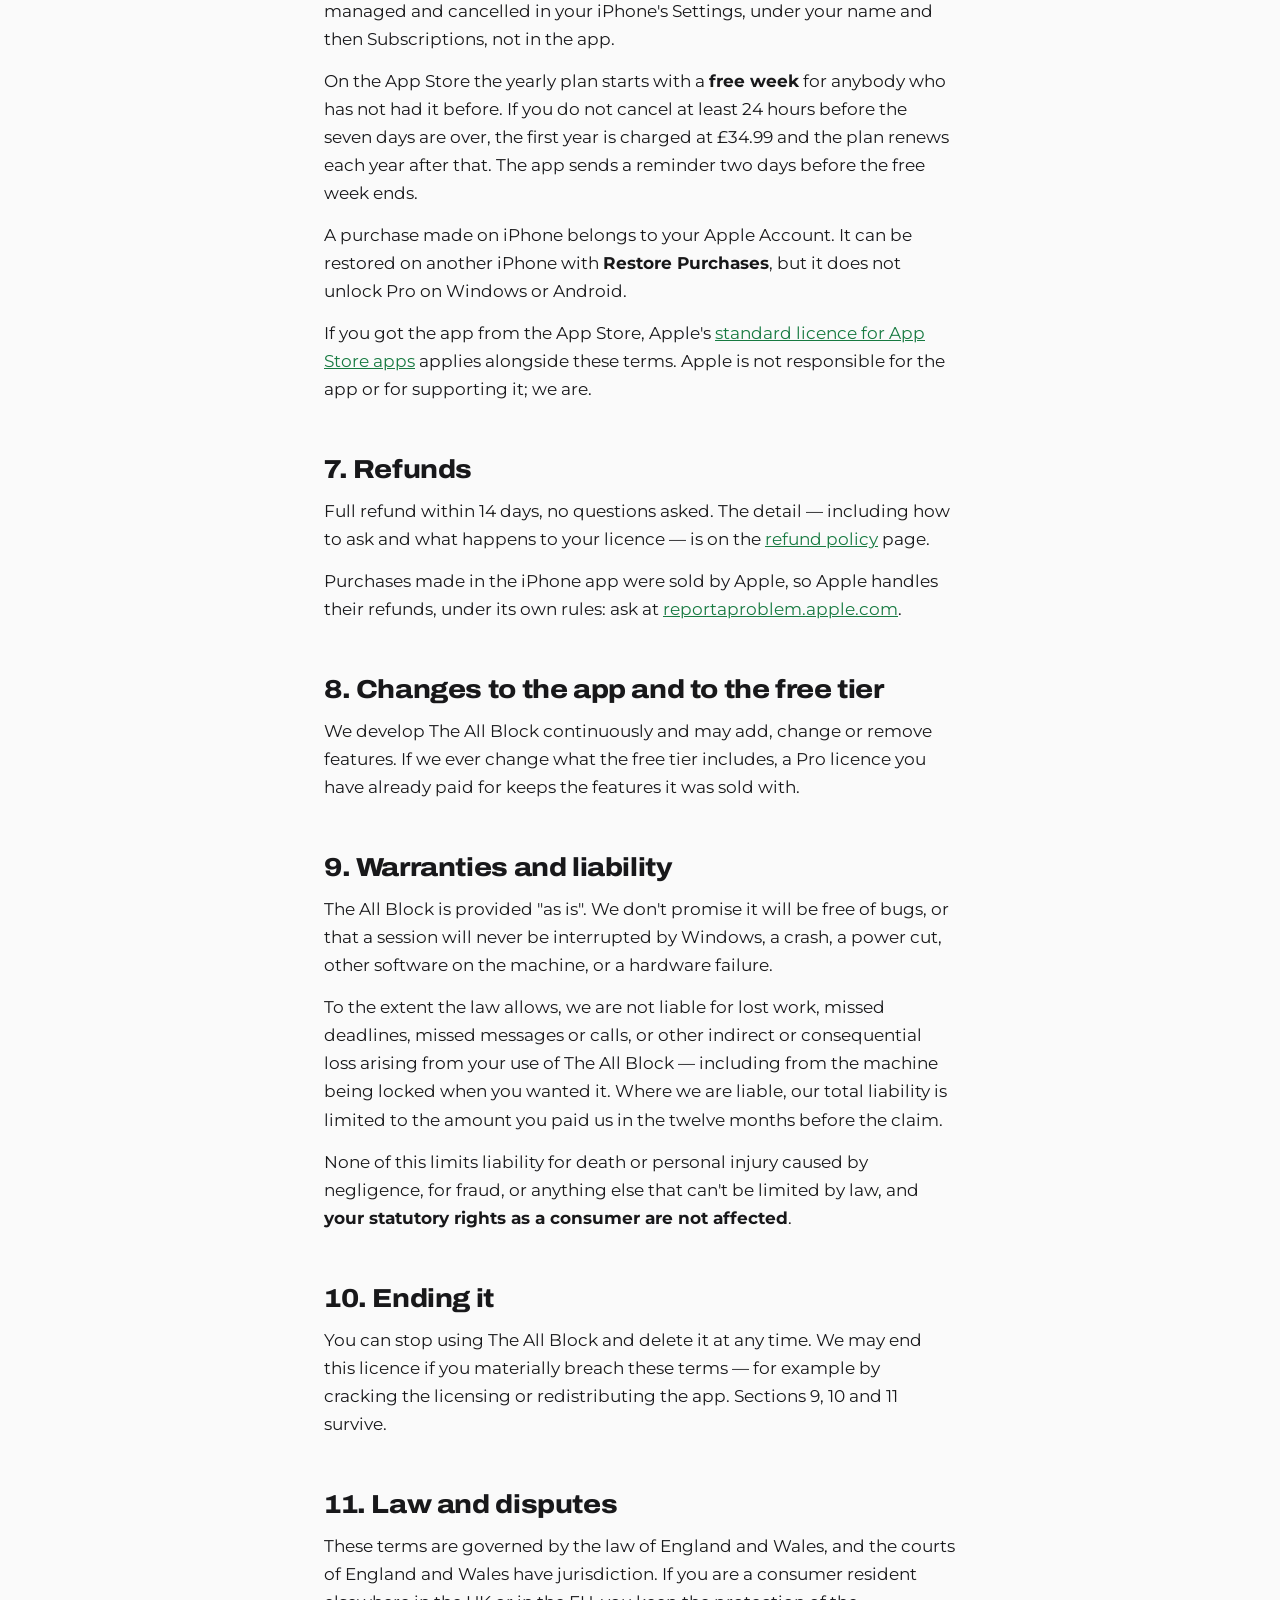
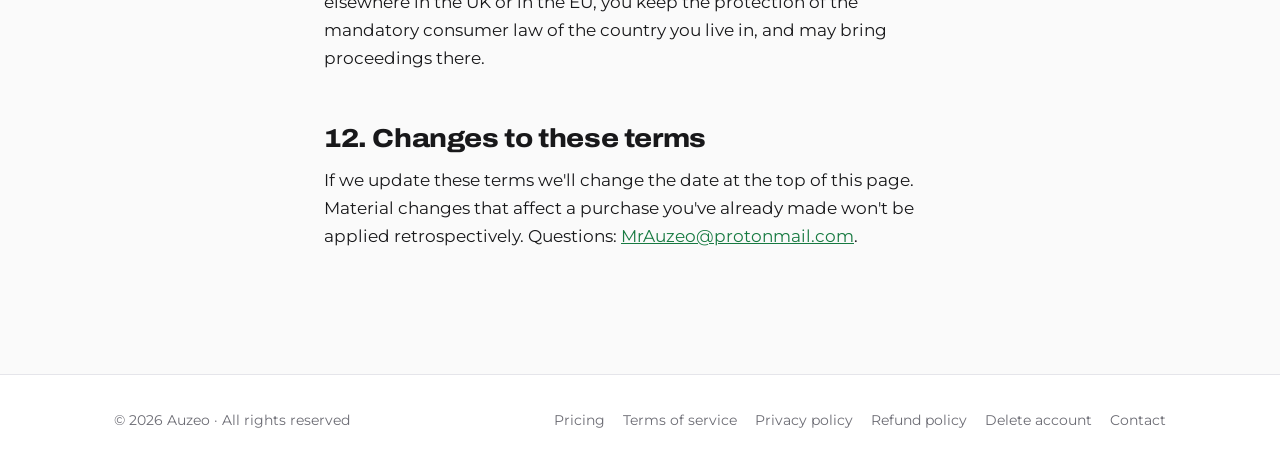
<file: docs/terms.html>
<!doctype html>
<html lang="en">
<head>
<meta charset="utf-8">
<meta name="viewport" content="width=device-width, initial-scale=1">
<title>Terms of service — The All Block</title>
<meta name="description" content="The terms covering the The All Block app for Windows, the optional account, and a one-off Pro licence. Auzeo, United Kingdom.">
<meta name="robots" content="index,follow">
<link rel="canonical" href="https://theallblock.com/terms.html">
<link rel="icon" href="/favicon.ico?v=3" sizes="any">
<link rel="icon" href="/img/mark.svg?v=3" type="image/svg+xml">
<link rel="apple-touch-icon" href="/img/apple-touch-icon.png?v=3">
<link rel="preconnect" href="https://fonts.googleapis.com">
<link rel="preconnect" href="https://fonts.gstatic.com" crossorigin>
<link rel="preload" as="style" href="https://fonts.googleapis.com/css2?family=Archivo:wdth,wght@75..125,400..900&family=Montserrat:wght@400;500;600;700&family=JetBrains+Mono:wght@400&display=swap">
<link rel="stylesheet" href="https://fonts.googleapis.com/css2?family=Archivo:wdth,wght@75..125,400..900&family=Montserrat:wght@400;500;600;700&family=JetBrains+Mono:wght@400&display=swap" media="print" onload="this.media='all';this.onload=null">
<noscript><link rel="stylesheet" href="https://fonts.googleapis.com/css2?family=Archivo:wdth,wght@75..125,400..900&family=Montserrat:wght@400;500;600;700&family=JetBrains+Mono:wght@400&display=swap"></noscript>
<style>
/* Same palette and type as the home page — these pages are part of the site,
   not a bolted-on legal annexe. Light only, like index.html. */
:root{
  --paper:#fafafa; --card:#ffffff; --sand:#f2f0ec;
  --ink:#18181a; --ash:#6c6c74; --line:#e5e5ea;
  --lock:#1f9d55; --lock-txt:#177a41;
  --display:"Archivo",system-ui,sans-serif;
  --body:"Montserrat",system-ui,sans-serif;
  --mono:"JetBrains Mono",ui-monospace,monospace;
  --gut:clamp(20px,5vw,64px);
}
*{box-sizing:border-box}
body{margin:0;background:var(--paper);color:var(--ink);
  font-family:var(--body);font-size:16.5px;line-height:1.7;
  -webkit-font-smoothing:antialiased}
.wrap{max-width:760px;margin:0 auto;padding-inline:var(--gut)}
a{color:var(--lock-txt)}
a:hover{color:var(--ink)}

/* ── top bar: a way back, nothing more ─────────────────────────────── */
.bar{border-bottom:1px solid var(--line);background:var(--card)}
.bar .wrap{display:flex;align-items:center;gap:14px;
  padding-block:14px;max-width:1180px}
.bar a.home{display:inline-flex;align-items:center;gap:10px;
  text-decoration:none;color:var(--ink);font-weight:700;font-size:15px}
.mark{width:28px;height:28px;flex:none;border-radius:50%;background:var(--ink);
  display:grid;place-items:center}
.mark svg{width:14px;height:14px}
.bar .spacer{flex:1}
.bar .back{text-decoration:none;color:var(--ash);font-size:14px;font-weight:500}
.bar .back:hover{color:var(--ink)}

/* ── the document ──────────────────────────────────────────────────── */
header.doc{padding:clamp(48px,8vw,88px) 0 8px}
.eyebrow{font-family:var(--mono);font-size:12px;letter-spacing:.22em;
  text-transform:uppercase;color:var(--ash);margin:0 0 14px}
h1{font-family:var(--display);font-weight:800;line-height:.98;margin:0;
  font-variation-settings:"wdth" 112;letter-spacing:-.02em;
  font-size:clamp(34px,6vw,54px)}
.lede{color:var(--ash);font-size:17.5px;margin:18px 0 0;max-width:60ch}
.stamp{font-family:var(--mono);font-size:12.5px;color:var(--ash);
  margin:26px 0 0;padding-top:18px;border-top:1px solid var(--line)}
main{padding-bottom:clamp(60px,10vw,110px)}
section{padding-top:38px}
h2{font-family:var(--display);font-weight:800;font-size:clamp(21px,3vw,26px);
  line-height:1.15;font-variation-settings:"wdth" 112;letter-spacing:-.015em;
  margin:0 0 12px}
h3{font-family:var(--body);font-weight:700;font-size:16.5px;margin:22px 0 6px}
p{margin:0 0 14px}
ul{margin:0 0 14px;padding-left:20px}
li{margin-bottom:8px}
strong,b{font-weight:700}
.callout{background:var(--sand);border:1px solid var(--line);border-radius:16px;
  padding:22px 24px;margin:22px 0}
.callout p:last-child{margin-bottom:0}
.callout--warn{background:#fff;border-left:4px solid var(--lock)}
table{width:100%;border-collapse:collapse;margin:0 0 16px;font-size:15.5px}
th,td{text-align:left;padding:11px 12px;border-bottom:1px solid var(--line);
  vertical-align:top}
th{font-weight:700;font-size:13px;text-transform:uppercase;
  letter-spacing:.08em;color:var(--ash)}
.overflow{overflow-x:auto}

/* ── footer, mirroring the home page's ─────────────────────────────── */
footer{border-top:1px solid var(--line);background:var(--card);
  padding:34px 0;font-size:13.5px;color:var(--ash)}
footer .in{display:flex;flex-wrap:wrap;gap:10px 26px;
  align-items:center;justify-content:space-between;max-width:1180px}
footer a{color:var(--ash);text-decoration:none}
footer a:hover{color:var(--ink);text-decoration:underline}
.legal-links{display:flex;flex-wrap:wrap;gap:6px 18px}
</style>
</head>
<body>

<div class="bar"><div class="wrap">
  <a class="home" href="/">
    <span class="mark"><svg viewBox="0 0 24 24" fill="none" stroke="#fff" stroke-width="2.4" stroke-linecap="round"><circle cx="12" cy="12" r="8.4"/><path d="M6.2 17.8L17.8 6.2"/></svg></span>
    The All Block
  </a>
  <span class="spacer"></span>
  <a class="back" href="/">&larr; Back to the site</a>
</div></div>
<main class="wrap">
<header class="doc">
  <p class="eyebrow">Legal</p>
  <h1>Terms of service</h1>
  <p class="lede">The agreement between you and Auzeo covering The All Block
     app, the optional account, and a Pro licence.</p>
  <p class="stamp">Last updated 20 August 2026</p>
</header>

<section>
  <h2>1. Who you're dealing with</h2>
  <p>The All Block is made and published by <b>Auzeo</b>, a sole trader based in the
     United Kingdom ("we", "us"). You can reach a human at
     <a href="mailto:MrAuzeo@protonmail.com">MrAuzeo@protonmail.com</a>.</p>
  <p>By downloading, installing or using The All Block you accept these terms. If
     you don't accept them, don't use the app.</p>
</section>

<section>
  <h2>2. What The All Block does</h2>
  <p>The All Block is a Windows application that switches your mouse and keyboard
     off across the whole device for a length of time you choose, either
     immediately or on a schedule. It is a self-control tool. It is not
     security software, parental-control software in the supervised sense, or
     a device-management product.</p>
  <p>The app runs with administrator rights, because that is what lets it hold
     the input lock against everything else on the machine.</p>
  <p>The Android and iPhone apps do the same job on a phone: for the time you
     choose, they keep you out of your apps. On iPhone this is done with Apple's
     Screen Time.</p>
</section>

<section>
  <h2>3. Use it on a machine you can afford to lose control of</h2>
  <div class="callout callout--warn">
    <p><b>The All Block deliberately makes your computer unresponsive.</b> That is
       the product, not a defect. While a session is running you cannot type,
       click, or use the machine for anything else until the timer ends or you
       spend an emergency unlock.</p>
    <p>So: save your work before you start a session, and don't run The All Block on
       a computer that has to stay available — anything work-critical while
       you're on call, anything medical or safety-related, a machine other
       people depend on, or a machine you share without their agreement.</p>
  </div>
  <p>You are responsible for choosing when to start a session and for how long.
     You must only use The All Block on computers you own or are authorised to
     administer, and you must not use it to restrict someone else's machine
     without their knowledge and consent.</p>
</section>

<section>
  <h2>4. Your licence to use the app</h2>
  <p>We grant you a personal, non-exclusive, non-transferable licence to install
     and use The All Block on computers you use. The standard tier is free and
     stays free. A Pro licence is a one-off purchase that lifts the caps
     described on the <a href="/#pricing">pricing section</a>.</p>
  <p>You may not:</p>
  <ul>
    <li>resell, rent, sublicense or redistribute the app or a Pro licence key;</li>
    <li>share a licence key so that people who haven't paid get Pro;</li>
    <li>work around, disable or tamper with the licensing or the account check;</li>
    <li>present a modified build as the official The All Block.</li>
  </ul>
  <p>The All Block, its name, its mark and its code remain ours. Nothing here
     transfers ownership.</p>
</section>

<section>
  <h2>5. Accounts</h2>
  <p>An account is optional. You only need one to carry a Pro licence across
     reinstalls or between machines. If you create one, keep your password to
     yourself — anything done through your account is treated as done by you.
     Tell us straight away if you think someone else has access to it.</p>
  <p>We may suspend or close an account that is being used for fraud, for
     licence-key abuse, or to attack the service. You can close your own
     account at any time by emailing us.</p>
</section>

<section>
  <h2>6. Buying Pro</h2>
  <p>Pro is sold five ways. <b>£7.99 a month</b> or <b>£34.99 a year</b> renew
     automatically until you cancel, and you may cancel at any time; cancelling stops
     the next payment and Pro runs to the end of the period you have already paid for.
     <b>Lifetime</b> costs <b>£49.99</b> at its launch price (it will later be £79.99),
     paid once, and never renews. Only need it for
     a week — an exam, a deadline, a weekend? <b>Seven days of Pro</b> costs <b>£1.99</b>,
     paid once; it ends on its own and there is nothing to cancel. Need just one more
     emergency unlock without going full Pro? A single <b>Escape</b> costs <b>£0.99</b>,
     also paid once. The free tier is free for as long as you use it, and no payment
     details are taken until you choose to buy something.
     The price shown at checkout includes any VAT or sales tax that applies where you
     are.</p>
  <p>Our order process is conducted by our online reseller
     <b>Paddle.com</b>. Paddle.com is the Merchant of Record for all our
     orders — they handle the payment, the tax, and the receipt, and your
     contract of sale for the purchase is with them. Their terms apply to the
     transaction alongside these ones. We never see or store your card details.</p>
  <p>Checkout starts inside the app: open The All Block, press <b>Pro</b>, and the
     checkout opens in your browser.</p>

  <h3>On iPhone, through the App Store</h3>
  <p>The iPhone app sells the same plans through <b>Apple's App Store</b>. Apple
     takes the payment and is the seller for those purchases, and Apple's own terms
     apply to them. Payment is charged to your Apple Account when you confirm the
     purchase. A subscription renews automatically unless you turn it off at least
     24 hours before the end of the current period, and it is managed and cancelled
     in your iPhone's Settings, under your name and then Subscriptions, not in the
     app.</p>
  <p>On the App Store the yearly plan starts with a <b>free week</b> for anybody who
     has not had it before. If you do not cancel at least 24 hours before the seven
     days are over, the first year is charged at £34.99 and the plan renews each
     year after that. The app sends a reminder two days before the free week
     ends.</p>
  <p>A purchase made on iPhone belongs to your Apple Account. It can be restored on
     another iPhone with <b>Restore Purchases</b>, but it does not unlock Pro on
     Windows or Android.</p>
  <p>If you got the app from the App Store, Apple's
     <a href="https://www.apple.com/legal/internet-services/itunes/dev/stdeula/" rel="noopener">standard
     licence for App Store apps</a> applies alongside these terms. Apple is not
     responsible for the app or for supporting it; we are.</p>
</section>

<section>
  <h2>7. Refunds</h2>
  <p>Full refund within 14 days, no questions asked. The detail — including how
     to ask and what happens to your licence — is on the
     <a href="/refunds.html">refund policy</a> page.</p>
  <p>Purchases made in the iPhone app were sold by Apple, so Apple handles their
     refunds, under its own rules: ask at
     <a href="https://reportaproblem.apple.com" rel="noopener">reportaproblem.apple.com</a>.</p>
</section>

<section>
  <h2>8. Changes to the app and to the free tier</h2>
  <p>We develop The All Block continuously and may add, change or remove features.
     If we ever change what the free tier includes, a Pro licence you have
     already paid for keeps the features it was sold with.</p>
</section>

<section>
  <h2>9. Warranties and liability</h2>
  <p>The All Block is provided "as is". We don't promise it will be free of bugs, or
     that a session will never be interrupted by Windows, a crash, a power cut,
     other software on the machine, or a hardware failure.</p>
  <p>To the extent the law allows, we are not liable for lost work, missed
     deadlines, missed messages or calls, or other indirect or consequential
     loss arising from your use of The All Block — including from the machine being
     locked when you wanted it. Where we are liable, our total liability is
     limited to the amount you paid us in the twelve months before the claim.</p>
  <p>None of this limits liability for death or personal injury caused by
     negligence, for fraud, or anything else that can't be limited by law, and
     <b>your statutory rights as a consumer are not affected</b>.</p>
</section>

<section>
  <h2>10. Ending it</h2>
  <p>You can stop using The All Block and delete it at any time. We may end this
     licence if you materially breach these terms — for example by cracking the
     licensing or redistributing the app. Sections 9, 10 and 11 survive.</p>
</section>

<section>
  <h2>11. Law and disputes</h2>
  <p>These terms are governed by the law of England and Wales, and the courts of
     England and Wales have jurisdiction. If you are a consumer resident
     elsewhere in the UK or in the EU, you keep the protection of the mandatory
     consumer law of the country you live in, and may bring proceedings there.</p>
</section>

<section>
  <h2>12. Changes to these terms</h2>
  <p>If we update these terms we'll change the date at the top of this page.
     Material changes that affect a purchase you've already made won't be
     applied retrospectively. Questions:
     <a href="mailto:MrAuzeo@protonmail.com">MrAuzeo@protonmail.com</a>.</p>
</section>
</main>
<footer><div class="wrap in">
  <span>© 2026 Auzeo · All rights reserved</span>
  <span class="legal-links">
    <a href="/#pricing">Pricing</a>
    <a href="/terms.html">Terms of service</a>
    <a href="/privacy.html">Privacy policy</a>
    <a href="/refunds.html">Refund policy</a>
    <a href="/delete-account.html">Delete account</a>
    <a href="mailto:MrAuzeo@protonmail.com">Contact</a>
  </span>
</div></footer>

</body>
</html>
</file>
<file: docs/site.css>
/* ═══════════════════════════════════════════════════════════════════
   Photography: generated for this project, no licence or credit obligations.
   ═══════════════════════════════════════════════════════════════════ */
:root{
  --paper:#faf9f6; --card:#ffffff; --sand:#f3f1ec; --hush:#eef1f0;
  --ink:#141416; --ash:#6a6a72; --faint:#93939b; --line:#e6e3dc;
  --green:#15a34a; --green-txt:#14803d; --green-soft:#e8f5ec; --green-deep:#14532d;
  --onyx:#141416; --onyx-txt:#faf9f6;
  --display:"Archivo",system-ui,sans-serif;
  --body:"Montserrat",system-ui,sans-serif;
  --mono:"JetBrains Mono",ui-monospace,monospace;
  --hand:"Caveat",ui-rounded,cursive;
  --gut:clamp(20px,5vw,60px);
  --wrap:1140px;
  --r:18px;
  --shadow:0 24px 60px -40px rgba(20,20,22,.45);
  --photo:none;
  /* how much paper is washed over the hero photograph on narrow screens, where
     it goes full bleed and the copy sits straight on it. Raised for the forest
     source: it's far denser than the pale ridge it replaced, and --ash body
     text was losing contrast against the treeline through the middle. */
  --veil1:60%; --veil2:72%; --veil3:92%;
  color-scheme:light;
}
:root[data-theme="dark"]{
  --paper:#0d0d0f; --card:#171719; --sand:#131315; --hush:#141618;
  --ink:#f4f4f6; --ash:#95959d; --faint:#74747c; --line:#28282e;
  --green:#4ade80; --green-txt:#5fd98d; --green-soft:#16241b; --green-deep:#bbf7d0;
  --onyx:#f4f4f6; --onyx-txt:#141416;
  --shadow:0 24px 60px -40px rgba(0,0,0,.9);
  --photo:brightness(.9) saturate(.85);
  --veil1:54%; --veil2:68%; --veil3:92%;
  color-scheme:dark;
}
*{box-sizing:border-box}
html{scroll-behavior:smooth;overflow-x:clip}
body{margin:0;background:var(--paper);color:var(--ink);
  font-family:var(--body);font-size:16.5px;line-height:1.75;
  -webkit-font-smoothing:antialiased;overflow-x:hidden}
h1,h2,h3,h4{font-family:var(--display);font-weight:800;line-height:1.05;
  margin:0;letter-spacing:-.025em}
p{margin:0 0 1em}
a{color:inherit}
img{max-width:100%;display:block}
.wrap{max-width:var(--wrap);margin:0 auto;padding:0 var(--gut)}
/* Every grid child opts out of `auto` min sizing. Without this a 1520px
   screenshot forces its column wider than the page and the layout blows
   out sideways — which is exactly what went wrong in the first pass. */
.grid>*{min-width:0}
/* Photographs that exist in a light and a dark cut — the app render sitting
   inside the monitor has to match the theme the visitor is actually in. */
.swap-light{display:block}
.swap-dark{display:none}
:root[data-theme="dark"] .swap-light{display:none}
:root[data-theme="dark"] .swap-dark{display:block}
/* Nothing that pairs with these may set `display` on the img — a rule like
   `.somefig img` out-specifies the two swap rules above and both cuts render
   at once, stacked. Size them with width/height only. */

.eyebrow{font-family:var(--mono);font-size:11px;letter-spacing:.24em;
  text-transform:uppercase;color:var(--green-txt);margin:0 0 14px;font-weight:700}
.eyebrow.mute{color:var(--faint)}
.hand{font-family:var(--hand);color:var(--green-txt);font-size:26px;
  line-height:1.2;font-weight:600;margin:0}
.lede{color:var(--ash);max-width:58ch}
h2.big{font-size:clamp(30px,4.2vw,48px)}

/* ── buttons ─────────────────────────────────────────────────── */
.btn{display:inline-flex;align-items:center;gap:9px;text-decoration:none;
  background:var(--onyx);color:var(--onyx-txt);border:1px solid var(--onyx);
  padding:14px 26px;border-radius:999px;font-weight:700;font-size:15px;
  transition:transform .18s ease,box-shadow .18s ease;white-space:nowrap}
.btn:hover{transform:translateY(-2px);box-shadow:0 14px 28px -14px rgba(0,0,0,.45)}
.btn--ghost{background:transparent;color:var(--ink);border-color:var(--line)}
.btn--ghost:hover{border-color:var(--ash);box-shadow:none}
.btn--light{background:#fff;color:#141416;border-color:#fff}
.btn--clear{background:rgba(255,255,255,.12);color:#fff;
  border-color:rgba(255,255,255,.45);backdrop-filter:blur(6px)}
.cta-row{display:flex;gap:12px;flex-wrap:wrap;margin-top:26px}
.dl-note{max-width:46ch;margin:12px 0 0;font-size:13px;line-height:1.6;color:var(--ash)}

/* ── nav ─────────────────────────────────────────────────────── */
/* Lifted from the live site so the two pages share one nav: a compact
   centred pill rather than a full-width bar, the mark as a badge instead of
   a wordmark, and a dot under the current section instead of a filled chip. */
.nav{position:fixed;top:16px;left:0;right:0;z-index:70;
  display:flex;justify-content:center;padding-inline:16px;
  /* Reading down, the pill gets out of the way; reading back up, it returns.
     The two directions are deliberately not symmetric: leaving is quick so it
     doesn't linger over the text, coming back is slower and eased so it
     arrives rather than snaps. */
  transition:transform .52s cubic-bezier(.16,.84,.28,1),opacity .34s ease}
.nav.tucked{transform:translateY(calc(-100% - 22px));opacity:0;
  transition:transform .26s cubic-bezier(.4,0,1,1),opacity .18s linear}
.nav-pill{display:flex;align-items:center;gap:2px;
  /* frosted glass (picked 2026-11-24): the photo shows through, blurred */
  background:rgba(255,255,255,.09);border:1px solid rgba(255,255,255,.22);border-radius:999px;
  -webkit-backdrop-filter:blur(14px) saturate(1.3);backdrop-filter:blur(14px) saturate(1.3);
  padding:4px;box-shadow:0 12px 34px -18px rgba(0,0,0,.5)}
@media(prefers-reduced-transparency:reduce){.nav-pill{background:rgba(17,22,40,.92);-webkit-backdrop-filter:none;backdrop-filter:none}}
.nav-pill a{position:relative;text-decoration:none;color:rgba(255,255,255,.8);
  font-size:13.5px;font-weight:500;padding:6px 15px;border-radius:999px;
  transition:color .2s,background .2s;white-space:nowrap}
.nav-pill a:hover{color:#fff}
.nav-pill a.here{color:#fff;font-weight:700}
.nav-pill a.here::after{content:"";position:absolute;left:50%;bottom:3px;
  width:4px;height:4px;margin-left:-2px;border-radius:50%;background:#fff}
/* the badge sits inside the pill, so it needs no shadow of its own */
.nav-pill a.nav-badge{width:36px;height:36px;flex:none;border-radius:50%;overflow:hidden;padding:0;
  background:radial-gradient(circle at 50% 60%,#3a2610 0,#120d08 55%,#000 82%);display:grid;place-items:center;
  margin-right:6px;transition:transform .25s}
.nav-badge:hover{transform:translateY(-1px)}
.nav-badge svg rect{display:none}
.nav-badge svg{width:36px;height:36px;display:block}
/* Light mode: the nav badge in warm ink with an amber glow and a faint gold ring (picked 2026-11-18). */
:root:not([data-theme="dark"]) .nav-pill a.nav-badge{background:radial-gradient(circle at 50% 62%,#4a3418 0,#2a2117 45%,#1a1b19 75%);box-shadow:0 0 0 3px rgba(224,149,42,.14)}
:root:not([data-theme="dark"]) .nav-badge svg rect{display:none}
:root:not([data-theme="dark"]) .nav-badge svg path{stroke:#ffc867}
.theme-toggle{width:31px;height:31px;flex:none;border-radius:50%;padding:0;
  border:1px solid var(--line);background:var(--sand);color:var(--ink);cursor:pointer;
  display:grid;place-items:center;margin-left:4px;margin-right:2px;
  transition:color .2s,background .2s,border-color .2s}
.theme-toggle:hover{background:var(--card);border-color:var(--ash)}
.theme-toggle svg{width:16px;height:16px;grid-area:1/1}
.theme-toggle .i-moon{display:none}
:root[data-theme="dark"] .theme-toggle .i-sun{display:none}
:root[data-theme="dark"] .theme-toggle .i-moon{display:block}
/* below this the section links would wrap; keep the badge and the action */
@media(max-width:1020px){.nav-pill a:not(.nav-badge){display:none}}
/* phones: no nav at all; the hero's own keys do the job */
@media(max-width:800px){.nav{display:none}}

/* ── photo primitives ────────────────────────────────────────── */
.ph{position:relative;overflow:hidden;border-radius:var(--r);background:var(--sand)}
.ph>img{width:100%;height:100%;object-fit:cover;filter:var(--photo)}
.ph--4x3{aspect-ratio:4/3}
.ph--3x4{aspect-ratio:3/4}
.ph .cap{position:absolute;left:24px;right:24px;bottom:20px;z-index:2;
  color:#fff;font-family:var(--hand);font-size:25px;line-height:1.25;
  text-shadow:0 2px 18px rgba(0,0,0,.55);margin:0}
/* A real app render in a two-column slot. Unlike .ph it never crops — a
   cropped screenshot misrepresents what the window actually looks like. */
.appfig{margin:0}
.appfig img{width:100%;height:auto;border-radius:14px;border:1px solid var(--line);
  box-shadow:var(--shadow);background:var(--card)}
.appfig figcaption{margin-top:14px;color:var(--ash);font-size:13.5px;line-height:1.55}
.appfig figcaption b{color:var(--ink);font-weight:700}
.ph .veil{position:absolute;inset:0;z-index:1;
  background:linear-gradient(transparent 45%,rgba(0,0,0,.5))}

/* ── hero — same shape as the live site: big wheel left, copy right,
      one full screen. The photograph sits behind it, faded into the
      page so it reads as light, not as a dark panel. ─────────────── */
.hero{position:relative;min-height:100svh;display:grid;place-items:center;
  padding:150px 0 90px;overflow:hidden}
/* The photograph is a half-panel, not a full backdrop: it holds the left side
   behind the wheel card and stops at the middle, so the headline and the
   sub-copy on the right sit on clean paper and stay at full contrast. */
.hero-bg{position:absolute;inset:0 50% 0 0;z-index:0}
/* the source is portrait (1024×1536) and the panel is only a little taller than
   it is wide, so the crop is almost all vertical — held slightly high to keep
   the layered misty ridges in the band, not the dense trees at the foot */
.hero-bg img{width:100%;height:100%;object-fit:cover;object-position:50% 38%;
  filter:var(--photo)}
/* Nothing reads over this half any more — the wheel card is opaque and the
   copy is on the other side — so the wash is much lighter than it was as a
   full backdrop. All three veils do is dissolve the panel's own edges: the
   vertical seam on the right, and the top and bottom into --paper. */
.hero-bg::after{content:"";position:absolute;inset:0;
  background:
    linear-gradient(to right, transparent 0%, transparent 46%,
      color-mix(in srgb,var(--paper) 55%,transparent) 78%, var(--paper) 100%),
    linear-gradient(to bottom,
      color-mix(in srgb,var(--paper) 55%,transparent) 0%,
      transparent 22%, transparent 58%, var(--paper) 100%)}
/* On dark the same photo is the brightest thing on the page and the seam
   against a near-black column is a hard line, so it takes a flat wash on top
   of the edge fades — enough to sit back without going grey. */
:root[data-theme="dark"] .hero-bg::after{
  background:
    linear-gradient(to right,
      color-mix(in srgb,var(--paper) 34%,transparent) 0%,
      color-mix(in srgb,var(--paper) 38%,transparent) 42%,
      color-mix(in srgb,var(--paper) 76%,transparent) 78%, var(--paper) 100%),
    linear-gradient(to bottom,
      color-mix(in srgb,var(--paper) 62%,transparent) 0%,
      transparent 24%, transparent 56%, var(--paper) 100%)}
.hero-grid{position:relative;z-index:2;display:grid;
  grid-template-columns:1fr 1.06fr;align-items:center;
  gap:clamp(28px,5vw,72px);width:100%}
/* over a photograph --faint disappears; the version line has to hold its own */
.hero .eyebrow.mute{color:color-mix(in srgb,var(--ink) 72%,transparent)}
/* same problem for the ghost button's hairline: --line is tuned against flat
   paper and vanishes over the forest, on dark especially */
.hero .btn--ghost{border-color:color-mix(in srgb,var(--ink) 28%,transparent)}
.hero .btn--ghost:hover{border-color:color-mix(in srgb,var(--ink) 55%,transparent)}
.hero .oh1{font-size:clamp(38px,4.7vw,62px);text-transform:uppercase;
  margin-top:16px;line-height:1.08;letter-spacing:-.005em;max-width:15ch;
  font-variation-settings:"wdth" 100}
/* the second line steps down and changes case — hierarchy, not two
   equal lines of shouting */
.hero .oh1 em{font-style:normal;display:block;color:var(--green-txt);
  font-size:.34em;text-transform:none;letter-spacing:-.01em;line-height:1.25;
  font-weight:700;margin-top:.5em;max-width:34ch}
.hero-sub{color:var(--ash);margin:24px 0 0;max-width:44ch;font-size:16.5px}
.hero-sub b{color:var(--ink);font-weight:700}
.hero-cta{display:flex;gap:12px;flex-wrap:nowrap;margin-top:34px}
.hero-cta .play-btn{padding-inline:18px;white-space:nowrap}
@media(max-width:560px){.hero-cta{flex-wrap:wrap}}
.hero-meta-line{display:flex;align-items:baseline;gap:18px;flex-wrap:wrap;margin-top:20px}
.hero-note{margin:0;font-family:var(--mono);font-size:11.5px;
  letter-spacing:.14em;text-transform:uppercase;color:var(--ash);position:relative;
  display:inline-block}
.hero-coming{font-family:var(--mono);font-size:10px;letter-spacing:.1em;
  text-transform:uppercase;color:var(--faint)}
.hero-note .demo-arrow{position:absolute;right:calc(100% - 6px);top:31px;
  width:80px;height:37px;overflow:visible;pointer-events:none}
.hero-note .demo-arrow path{fill:none;stroke:var(--green-txt);stroke-width:3.5;
  stroke-linecap:round;stroke-linejoin:round}
.hero-note .demo-arrow .arrowhead{stroke-linejoin:miter;stroke-linecap:butt}
@media(max-width:900px){.hero-note .demo-arrow{display:none}}

/* the wheel — a real drum, same curve and geometry as the app */
.wheel-card{position:relative;background:var(--card);
  border:1px solid var(--line);border-radius:26px;padding:8px;
  box-shadow:0 40px 90px -60px rgba(0,0,0,.55)}
.wheel{position:relative;height:min(58vh,430px);overflow:hidden;
  border-radius:20px;cursor:grab;user-select:none;touch-action:none;
  perspective:850px;perspective-origin:50% 50%;
  -webkit-mask-image:linear-gradient(transparent,#000 24%,#000 76%,transparent);
  mask-image:linear-gradient(transparent,#000 24%,#000 76%,transparent)}
.wheel:active{cursor:grabbing}
.wheel:focus-visible{outline:2px solid var(--green);outline-offset:3px}
/* the drum is pushed back by its own radius so the front face lands on the
   perspective plane. Without this every option renders 235px nearer the
   camera and the whole wheel reads as magnified and clipped. */
.wheel-track{position:absolute;inset:0;transform-style:preserve-3d;
  transform:translateZ(-235px)}
.wheel-opt{position:absolute;top:50%;left:0;right:0;
  padding-left:clamp(22px,4vw,52px);text-align:left;white-space:nowrap;
  font-family:var(--display);font-weight:800;font-size:clamp(30px,3.6vw,46px);
  font-variation-settings:"wdth" 100;color:var(--ash);
  backface-visibility:hidden;will-change:transform,opacity;
  transition:color .18s}
.wheel-opt.is-sel{color:var(--ink)}
.wheel-slot{position:absolute;left:0;right:0;top:50%;height:76px;
  transform:translateY(-50%);pointer-events:none;
  border-top:1px solid var(--line);border-bottom:1px solid var(--line)}
.wheel-foot{display:flex;align-items:center;justify-content:space-between;
  padding:12px 18px 8px;font-family:var(--mono);font-size:10.5px;
  letter-spacing:.18em;text-transform:uppercase;color:var(--ash)}
.go{display:inline-flex;align-items:center;gap:7px;background:var(--sand);
  border:0;color:var(--ink);border-radius:999px;padding:7px 14px;
  font-family:var(--mono);font-size:10.5px;font-weight:700;
  letter-spacing:.12em;text-transform:uppercase;cursor:pointer;
  transition:background .2s,color .2s}
.go:hover{background:var(--onyx);color:var(--onyx-txt)}
@media(max-width:900px){
  .hero{min-height:0;padding:110px 0 70px}
  .hero-grid{grid-template-columns:1fr;gap:34px}
  .hero-say{order:-1}
  /* one column, so a half-width panel would just be a stripe down the side —
     it goes back to full bleed with the vertical veil doing the work */
  .hero-bg{inset:0}
  /* the dark rule below has to repeat the selector, not just the declaration:
     :root[data-theme="dark"] .hero-bg::after out-specifies a bare
     .hero-bg::after, so without it dark mobile kept the desktop half-panel's
     left-to-right gradient across a full-bleed photo. */
  .hero-bg::after,
  :root[data-theme="dark"] .hero-bg::after{background:linear-gradient(to bottom,
    color-mix(in srgb,var(--paper) var(--veil1),transparent) 0%,
    color-mix(in srgb,var(--paper) var(--veil2),transparent) 40%,
    color-mix(in srgb,var(--paper) var(--veil3),transparent) 80%,
    var(--paper) 100%)}
  .wheel{height:250px}
  .wheel-opt{text-align:center;padding-left:0;font-size:32px}
}

/* ── trust strip ─────────────────────────────────────────────── */
.trust{position:relative;z-index:2;display:grid;
  grid-template-columns:repeat(4,minmax(0,1fr));
  border-top:1px solid var(--line);border-bottom:1px solid var(--line)}
.trust div{display:flex;align-items:center;gap:11px;padding:20px 20px 20px 0;
  font-size:14px;font-weight:600;line-height:1.35}
.trust div+div{border-left:1px solid var(--line);padding-left:20px}
.trust svg{width:20px;height:20px;flex:none;color:var(--green-txt)}
@media(max-width:820px){
  .trust{grid-template-columns:repeat(2,minmax(0,1fr))}
  .trust div:nth-child(odd){border-left:0;padding-left:0}
  .trust div:nth-child(even){padding-left:20px}
  .trust div:nth-child(n+3){border-top:1px solid var(--line)}}

/* ── sections ────────────────────────────────────────────────── */
/* the pill is fixed, so an anchor jump upward would land under it */
section[id],header[id]{scroll-margin-top:86px}
.band{padding:clamp(60px,8vw,104px) 0;position:relative}
.band--sand{background:var(--sand)}
.band--hush{background:var(--hush)}
.head{max-width:60ch;margin-bottom:clamp(30px,4vw,48px)}
.head p{margin-top:16px;color:var(--ash)}
/* two-up */
.two{display:grid;grid-template-columns:repeat(2,minmax(0,1fr));
  gap:clamp(28px,5vw,64px);align-items:center}
@media(max-width:900px){.two{grid-template-columns:1fr}}

/* ── carousel ────────────────────────────────────────────────── */
.head-row{display:flex;align-items:flex-end;justify-content:space-between;
  gap:28px;flex-wrap:wrap;margin-bottom:clamp(26px,3.5vw,40px)}
.rail{display:flex;gap:18px;overflow-x:auto;scroll-snap-type:x mandatory;
  padding:4px 0 16px;scrollbar-width:none}
.rail::-webkit-scrollbar{display:none}
.shot{flex:0 0 clamp(248px,26vw,300px);scroll-snap-align:start;margin:0;min-width:0}
.shot img{width:100%;height:auto;aspect-ratio:1520/960;object-fit:cover;
  border-radius:12px;border:1px solid var(--line);background:var(--card);
  box-shadow:var(--shadow)}
.shot figcaption{margin-top:13px}
.shot b{display:block;font-family:var(--display);font-weight:800;font-size:15.5px;
  letter-spacing:-.01em;margin-bottom:2px}
.shot span{color:var(--ash);font-size:13.5px;line-height:1.5;display:block}
.rail-nav{display:flex;gap:9px}
.rail-btn{width:42px;height:42px;border-radius:50%;border:1px solid var(--line);
  background:var(--card);color:var(--ink);cursor:pointer;display:grid;place-items:center}
.rail-btn:hover{border-color:var(--ash)}
.rail-btn svg{width:16px;height:16px}

/* ── cards ───────────────────────────────────────────────────── */
.cards{display:grid;grid-template-columns:repeat(4,minmax(0,1fr));gap:16px;
  margin-top:clamp(28px,4vw,44px)}
@media(max-width:980px){.cards{grid-template-columns:repeat(2,minmax(0,1fr))}}
@media(max-width:560px){.cards{grid-template-columns:1fr}}
.card{background:var(--card);border:1px solid var(--line);border-radius:14px;
  padding:26px 22px}
.card .ic{width:42px;height:42px;border-radius:12px;background:var(--green-soft);
  display:grid;place-items:center;margin-bottom:16px;color:var(--green-txt)}
.card .ic svg{width:20px;height:20px}
.card h3{font-size:16px;margin-bottom:8px}
.card p{margin:0;color:var(--ash);font-size:14px;line-height:1.62}

/* ── who it's for ────────────────────────────────────────────────
   Photo-topped cards with no frame around them: the picture is the card's
   top edge, and the type sits straight on the band beneath. Four of them
   read as one strip of moments rather than four boxes. */
.cases{display:grid;grid-template-columns:repeat(4,minmax(0,1fr));
  gap:clamp(18px,2.4vw,30px);margin-top:clamp(28px,4vw,46px)}
@media(max-width:980px){.cases{grid-template-columns:repeat(2,minmax(0,1fr))}}
@media(max-width:560px){.cases{grid-template-columns:1fr}}
/* Four stock interiors used to sit here. They were the only thing on the page
   that hadn't been made for it — a desk, a book, a bed, none of them showing
   the product, all of them recognisably bought. What each card is really about
   is a span of a day, so the card shows one: the hours on a 24-hour track,
   which is the same shape the schedule window draws and is drawn in the page's
   own ink at any size. */
.case-ph{position:relative;aspect-ratio:3/2;border-radius:14px;overflow:hidden;
  background:var(--sand);border:1px solid var(--line);margin-bottom:18px;
  container-type:inline-size;display:flex;flex-direction:column;
  justify-content:space-between;padding:8% 8.5%;
  transition:border-color .35s,background .35s}
.case:hover .case-ph{border-color:color-mix(in srgb,var(--green) 45%,var(--line))}
.ck-time{font-family:var(--mono);font-weight:700;color:var(--ink);line-height:1;
  letter-spacing:-.03em;font-size:22px;font-size:9.6cqw;white-space:nowrap}
.ck-sub{margin:0;color:var(--faint);font-size:11px;font-size:4cqw;
  padding-top:2.4cqw;letter-spacing:.02em}
.ck-track{position:relative;height:5.6cqw;margin-top:auto;
  background:repeating-linear-gradient(90deg,
    color-mix(in srgb,var(--ink) 18%,transparent) 0 1px,
    transparent 1px calc(100%/24))}
.ck-track i{position:absolute;top:0;bottom:0;min-width:2px;border-radius:1px;
  background:var(--green);left:calc(var(--s)*100%);
  width:calc((var(--e) - var(--s))*100%)}
.ck-scale{display:flex;justify-content:space-between;margin:0;
  font-family:var(--mono);color:var(--faint);font-size:9px;font-size:3.1cqw;
  padding-top:1.8cqw}
.case h3{font-size:17px;margin-bottom:9px;letter-spacing:-.015em}
.case p{margin:0;color:var(--ash);font-size:14px;line-height:1.66}
@media(prefers-reduced-motion:no-preference){
  .ck-track.range-ready i{width:2px;transition:width 1.2s cubic-bezier(.22,1,.36,1)}
  .ck-track.range-ready.range-in i{width:calc((var(--e) - var(--s))*100%)}
}
.cases-foot{margin:clamp(30px,4vw,44px) 0 0;color:var(--ash);font-size:14.5px;
  max-width:62ch}
.cases-foot b{color:var(--ink);font-weight:700}
/* the four rise together as one block, not as a stagger of four */
.cases .case:nth-child(2){transition-delay:.06s}
.cases .case:nth-child(3){transition-delay:.12s}
.cases .case:nth-child(4){transition-delay:.18s}

.feats{display:grid;grid-template-columns:repeat(3,minmax(0,1fr));gap:16px}
@media(max-width:900px){.feats{grid-template-columns:repeat(2,minmax(0,1fr))}}
@media(max-width:560px){.feats{grid-template-columns:1fr}}

/* ── steps ───────────────────────────────────────────────────── */
.steps{display:grid;gap:26px}
.step{display:flex;gap:16px;align-items:flex-start}
.step .n{width:38px;height:38px;border-radius:50%;background:var(--green);
  color:#fff;display:grid;place-items:center;font-family:var(--display);
  font-weight:800;font-size:16px;flex:none}
:root[data-theme="dark"] .step .n{color:#07130c}
.step h3{font-size:17.5px;margin-bottom:5px}
.step p{margin:0;color:var(--ash);font-size:14.5px}

/* ── quote strip ─────────────────────────────────────────────── */
.strip{position:relative;min-height:clamp(260px,34vw,380px);display:grid;
  place-items:center;text-align:center;overflow:hidden;isolation:isolate}
.strip>img{position:absolute;inset:0;width:100%;height:100%;object-fit:cover;
  z-index:-2;filter:var(--photo)}
.strip::after{content:"";position:absolute;inset:0;z-index:-1;
  background:linear-gradient(rgba(12,14,12,.34),rgba(12,14,12,.58))}
.strip .wrap{position:relative;z-index:1}
.strip p.q{font-family:var(--display);font-weight:800;color:#fff;
  font-size:clamp(24px,3.6vw,42px);line-height:1.12;letter-spacing:-.025em;
  max-width:20ch;margin:0 auto}
.strip p.by{margin:16px 0 0;color:rgba(255,255,255,.82);font-size:14.5px}

/* ── lock ────────────────────────────────────────────────────── */
.holds{list-style:none;padding:0;margin:24px 0 0;display:grid;gap:10px}
/* the tick is positioned, not a flex item: as flex children, every <b> or <em>
   inside a line became a box of its own and drifted off with a 12px gap */
.holds li,.plan-list li{position:relative;padding-left:31px;line-height:1.5;
  font-size:14.5px}
.holds li::before,.plan-list li::before{content:"";width:19px;height:19px;
  position:absolute;left:0;top:3px;
  border-radius:50%;background:var(--green-soft)
  url("data:image/svg+xml,%3Csvg xmlns='http://www.w3.org/2000/svg' viewBox='0 0 24 24' fill='none' stroke='%2314803d' stroke-width='3.2' stroke-linecap='round' stroke-linejoin='round'%3E%3Cpath d='M20 6L9 17l-5-5'/%3E%3C/svg%3E") center/11px no-repeat}
:root[data-theme="dark"] .holds li::before,
:root[data-theme="dark"] .plan-list li::before{
  background-image:url("data:image/svg+xml,%3Csvg xmlns='http://www.w3.org/2000/svg' viewBox='0 0 24 24' fill='none' stroke='%234ade80' stroke-width='3.2' stroke-linecap='round' stroke-linejoin='round'%3E%3Cpath d='M20 6L9 17l-5-5'/%3E%3C/svg%3E")}

/* ── platforms ───────────────────────────────────────────────── */
.plat-os{display:grid;grid-template-columns:repeat(2,minmax(0,1fr));
  column-gap:28px;row-gap:20px;margin-top:26px}
.plat-os>div{display:flex;gap:11px;align-items:flex-start}
.plat-os svg{width:22px;height:22px;flex:none;margin-top:2px}
.plat-os b{display:block;font-size:14.5px;font-family:var(--display);font-weight:800}
.plat-os em{font-style:normal;font-size:13px;color:var(--ash)}
.plat-os .coming{opacity:.62}
@media(max-width:520px){.plat-os{grid-template-columns:1fr}}

/* ── device rig ───────────────────────────────────── */
.devrig{position:relative;width:100%;max-width:560px;min-width:0;margin:0 auto}
#devices .two{grid-template-columns:repeat(2,minmax(0,1fr))}
#devices .two>div{min-width:0}
.device-stage{position:relative;padding:0 9% 44px 0}
.devwin{border:1px solid var(--line);border-radius:15px;overflow:hidden;
   background:var(--card);box-shadow:var(--shadow)}
.devwin img{width:100%;height:auto;vertical-align:top}
.dw-bar{display:flex;align-items:center;gap:6px;padding:9px 12px;border-bottom:1px solid var(--line);background:var(--hush)}
.dw-bar b{font-family:var(--mono);font-size:9.5px;letter-spacing:.14em;text-transform:uppercase;color:var(--faint);font-weight:600}
.dw-controls{display:flex;gap:16px;margin-left:auto;color:var(--ash)}
.dw-controls svg{width:10px;height:10px;fill:none;stroke:currentColor;stroke-width:1.2}
.dw-screen{padding:clamp(16px,2.6vw,26px) clamp(14px,2.4vw,24px) clamp(18px,2.8vw,28px);display:grid;justify-items:center;gap:10px}
.rig-eyebrow{font-family:var(--mono);font-size:9.5px;letter-spacing:.18em;text-transform:uppercase;color:var(--faint);margin:0}
.rig-drum{position:relative;width:100%;overflow:hidden;-webkit-mask-image:linear-gradient(to bottom,transparent,#000 22%,#000 78%,transparent);mask-image:linear-gradient(to bottom,transparent,#000 22%,#000 78%,transparent)}
.rig-drum span{position:absolute;left:0;right:0;top:50%;text-align:center;font-family:var(--display);font-weight:800;white-space:nowrap;color:var(--ash);will-change:transform,opacity}
.rig-drum span.on{color:var(--ink)}
.dw-drum{height:132px}.dw-drum span{font-size:26px}
.rig-mark{width:min(230px,70%);height:1px;background:var(--line);position:relative}
.rig-read{margin:0;font-size:13.5px;color:var(--ash)}.rig-read b{font-family:var(--display);font-size:17px;color:var(--ink)}
.rig-go{display:inline-block;border-radius:999px;background:var(--green);color:#fff;font-family:var(--display);font-weight:800;letter-spacing:.01em}.dw-screen .rig-go{padding:10px 22px;font-size:13.5px}
.devphone{position:absolute;right:0;bottom:0;width:clamp(82px,24%,116px);
  aspect-ratio:9/18.5;border-radius:16px;background:var(--card);
  border:1px solid var(--line);box-shadow:0 0 0 5px var(--hush),var(--shadow);
  overflow:hidden;display:grid;grid-template-rows:auto 1fr auto;gap:6px;padding:12px 8px 10px}
.dp-notch{width:26px;height:3px;border-radius:99px;background:var(--line);justify-self:center}
.dp-screen{display:grid;justify-items:center;align-content:center;gap:5px;min-height:0}.dp-screen .rig-eyebrow{font-size:7px;letter-spacing:.16em}.dp-drum{height:74px}.dp-drum span{font-size:14px}.dp-screen .rig-go{padding:6px 12px;font-size:8.5px}
.devrig figcaption{margin-top:18px;font-size:12px;line-height:1.55;color:var(--ash)}
@media(max-width:900px){#devices .two{grid-template-columns:minmax(0,1fr)}}
@media(prefers-reduced-motion:reduce){.rig-drum span{transition:none}}

/* ── pricing ─────────────────────────────────────────────────── */
.plans{display:grid;grid-template-columns:repeat(3,minmax(0,1fr));gap:18px;
  align-items:stretch}
@media(max-width:1000px){.plans{grid-template-columns:1fr;max-width:560px;margin:0 auto}}
.plan{background:var(--card);border:1px solid var(--line);border-radius:var(--r);
  padding:clamp(22px,2.4vw,30px);display:flex;flex-direction:column}

/* The recommended plan is inverted rather than outlined. --onyx already flips
   with the theme, so this is a black card on the light page and a light card
   on the dark one without a second rule. */
.plan--pro{background:var(--onyx);color:var(--onyx-txt);border-color:var(--onyx);
  box-shadow:0 34px 60px -34px rgba(0,0,0,.5)}
.plan--pro .plan-tag,.plan--pro .plan-note,.plan--pro .plan-cost span:not(.cost-num),
.plan--pro .plan-sub{color:color-mix(in srgb,var(--onyx-txt) 66%,transparent)}
.plan--pro .btn{background:var(--onyx-txt);color:var(--onyx);border-color:var(--onyx-txt)}
/* Specificity has to beat `.rise.in{transform:none}` or the lift is undone the
   moment the card reveals itself. */
@media(min-width:1001px){.plans .plan--pro.rise.in{transform:translateY(-16px)}}

.plan-top{display:flex;align-items:center;justify-content:space-between;gap:10px;
  flex-wrap:wrap;min-height:26px}
.plan-tag{font-family:var(--mono);font-size:10.5px;letter-spacing:.2em;
  text-transform:uppercase;color:var(--faint);margin:0}
.pop{background:var(--green-soft);color:var(--green-deep);font-size:11px;
  font-weight:700;padding:5px 11px;border-radius:999px;white-space:nowrap}
.pop--try{background:transparent;box-shadow:inset 0 0 0 1px var(--green)}
.plan-cost{font-family:var(--display);font-weight:800;font-size:clamp(36px,3.1vw,46px);
  line-height:1;margin:16px 0 6px;letter-spacing:-.03em}
.plan-cost span{font-size:15px;font-weight:600;color:var(--ash);letter-spacing:0}
/* The generic span rule above shrinks anything in the price line, and the
   figure itself has to be in a span so the toggle can swap it. */
.plan-cost .cost-num{font-size:inherit;font-weight:inherit;color:inherit;
  letter-spacing:inherit}
.plan-note{color:var(--ash);font-size:13.5px;margin:0 0 22px;min-height:20px}
.plan-list{list-style:none;padding:0;margin:0 0 26px;display:grid;gap:10px}
.plan .btn{margin-top:auto;justify-content:center}

/* ── the billing toggle ──────────────────────────────────────────────────── */
.bill{display:flex;justify-content:center;margin:0 0 32px}
.bill-set{display:inline-flex;align-items:center;gap:4px;padding:5px;
  background:var(--card);border:1px solid var(--line);border-radius:999px}
.bill-btn{appearance:none;border:0;background:transparent;cursor:pointer;
  font:inherit;font-weight:700;font-size:13.5px;color:var(--ash);
  padding:10px 20px;border-radius:999px;display:inline-flex;align-items:center;
  gap:9px;transition:background .2s ease,color .2s ease}
.bill-btn:hover{color:var(--ink)}
.bill-btn[aria-pressed="true"]{background:var(--onyx);color:var(--onyx-txt)}
.bill-save{font-family:var(--mono);font-size:9.5px;letter-spacing:.12em;
  text-transform:uppercase;font-weight:700;padding:4px 8px;border-radius:999px;
  background:var(--green-soft);color:var(--green-deep)}
.bill-btn[aria-pressed="true"] .bill-save{background:var(--green);color:#06260f}

/* ── the two products that are not a plan ────────────────────────────────── */
.extras{margin:20px 0 0;display:grid;grid-template-columns:repeat(2,minmax(0,1fr));
  gap:18px}
@media(max-width:1000px){.extras{grid-template-columns:1fr;max-width:560px;margin:20px auto 0}}
.extra{background:var(--card);border:1px solid var(--line);border-radius:var(--r);
  padding:22px 26px;display:flex;align-items:center;justify-content:space-between;
  gap:18px;flex-wrap:wrap}
.extra h3{margin:0 0 5px;font-size:16.5px;letter-spacing:-.01em}
.extra p{margin:0;color:var(--ash);font-size:13.5px;max-width:42ch}
.extra-cost{font-family:var(--display);font-weight:800;font-size:26px;
  letter-spacing:-.02em;white-space:nowrap}

/* ── what is true of every plan ──────────────────────────────────────────── */
.assure{margin:26px 0 0;display:flex;flex-wrap:wrap;justify-content:center;
  gap:10px 26px;padding:16px 20px;background:var(--card);border:1px solid var(--line);
  border-radius:999px}
@media(max-width:700px){.assure{border-radius:var(--r)}}
.assure span{position:relative;padding-left:24px;color:var(--ash);font-size:13.5px}
.assure span::before{content:"";position:absolute;left:0;top:2px;width:16px;height:16px;
  border-radius:50%;background:var(--green-soft)
  url("data:image/svg+xml,%3Csvg xmlns='http://www.w3.org/2000/svg' viewBox='0 0 24 24' fill='none' stroke='%2314803d' stroke-width='3.4' stroke-linecap='round' stroke-linejoin='round'%3E%3Cpath d='M20 6L9 17l-5-5'/%3E%3C/svg%3E") center/10px no-repeat}
:root[data-theme="dark"] .assure span::before{
  background-image:url("data:image/svg+xml,%3Csvg xmlns='http://www.w3.org/2000/svg' viewBox='0 0 24 24' fill='none' stroke='%234ade80' stroke-width='3.4' stroke-linecap='round' stroke-linejoin='round'%3E%3Cpath d='M20 6L9 17l-5-5'/%3E%3C/svg%3E")}
.assure b{color:var(--ink);font-weight:700}
.versus{margin:0 0 34px;border:1px solid var(--line);border-radius:var(--r);background:var(--card);overflow:hidden}
.versus table{width:100%;border-collapse:collapse;font-size:14px}.versus th,.versus td{padding:13px 18px;text-align:left;border-bottom:1px solid var(--line)}
.versus thead th{font-family:var(--mono);font-size:10.5px;letter-spacing:.16em;text-transform:uppercase;color:var(--faint);font-weight:700;background:var(--sand)}
.versus td:first-child{font-weight:600}.versus td+td,.versus th+th{text-align:right;white-space:nowrap;color:var(--ash)}.versus tbody tr:last-child td{border-bottom:0}
.versus .us td{background:color-mix(in srgb,var(--green) 8%,var(--card));color:var(--ink);font-weight:700}.versus .us td:first-child{box-shadow:inset 3px 0 0 var(--green)}
.versus-foot{margin:0;padding:12px 18px;background:var(--sand);border-top:1px solid var(--line);color:var(--faint);font-size:12px}
@media(max-width:560px){.versus th:nth-child(2),.versus td:nth-child(2){display:none}}
.price-foot{margin:22px 0 0;color:var(--ash);font-size:13.5px;max-width:78ch}
.price-foot b{color:var(--ink)}
.price-foot a{color:var(--green-txt)}

/* ── faq ─────────────────────────────────────────────────────── */
.faq-grid{display:grid;grid-template-columns:minmax(0,.85fr) minmax(0,1.15fr);
  gap:clamp(28px,5vw,60px);align-items:start}
@media(max-width:900px){.faq-grid{grid-template-columns:1fr}}
.faq-item{background:var(--card);border:1px solid var(--line);border-radius:12px;
  margin-bottom:9px;overflow:hidden}
.faq-item[open]{border-color:var(--green)}
.faq-item summary{cursor:pointer;list-style:none;padding:15px 46px 15px 20px;
  font-weight:600;font-size:14.5px;position:relative}
.faq-item summary::-webkit-details-marker{display:none}
.faq-item summary::after{content:"";position:absolute;right:19px;top:50%;
  width:9px;height:9px;margin-top:-6px;border-right:2px solid var(--faint);
  border-bottom:2px solid var(--faint);transform:rotate(45deg);transition:transform .2s}
.faq-item[open] summary::after{transform:rotate(-135deg);margin-top:-2px}
.faq-a{padding:0 20px 17px;color:var(--ash);font-size:14px}
.faq-a p{margin:0}
.faq-a b{color:var(--ink)}
kbd{font-family:var(--mono);font-size:11px;background:var(--sand);
  border:1px solid var(--line);border-radius:4px;padding:1px 5px;color:var(--ink)}

/* ── final ───────────────────────────────────────────────────── */
.final{position:relative;padding:clamp(80px,11vw,150px) 0;text-align:center;
  overflow:hidden;isolation:isolate}
.final>img{position:absolute;inset:0;width:100%;height:100%;object-fit:cover;
  z-index:-2;filter:brightness(.72)}
.final::after{content:"";position:absolute;inset:0;z-index:-1;
  background:linear-gradient(rgba(10,12,16,.42),rgba(10,12,16,.7))}
.final h2{font-size:clamp(32px,5vw,58px);max-width:16ch;margin:0 auto;color:#fff}
.final .eyebrow{color:#9ff0bb}
.final p.sub{margin:18px auto 0;color:rgba(255,255,255,.85);max-width:50ch}
.final .cta-row{justify-content:center}
.final-specs{display:flex;gap:24px;justify-content:center;flex-wrap:wrap;
  margin-top:30px;font-family:var(--mono);font-size:10.5px;letter-spacing:.16em;
  text-transform:uppercase;color:rgba(255,255,255,.72)}

/* ── compare ─────────────────────────────────────────────────── */
/* The argument is the shape of the list, not the prose: five rivals carrying
   the same two glyphs, then one row that carries a different one. */
.vs-grid{display:grid;grid-template-columns:minmax(0,.92fr) minmax(0,1.08fr);
  gap:clamp(30px,5vw,64px);align-items:start}
@media(max-width:900px){.vs-grid{grid-template-columns:1fr}}
.rivals{list-style:none;margin:clamp(26px,3.4vw,34px) 0 0;padding:0;
  background:var(--card);border:1px solid var(--line);border-radius:14px;
  overflow:hidden}
.rivals li{display:grid;grid-template-columns:20px minmax(0,1fr) auto;
  align-items:center;gap:13px;padding:13px 18px;border-top:1px solid var(--line)}
.rivals li:first-child{border-top:0}
.rivals b{font-size:14.5px;font-weight:600;letter-spacing:-.005em}
.rivals span{font-family:var(--mono);font-size:10.5px;letter-spacing:.14em;
  text-transform:uppercase;color:var(--faint);white-space:nowrap}
.ricon{width:20px;height:20px;flex:none;color:var(--faint)}
/* the one row that isn't a list */
.rivals-us{background:var(--green-soft)}
.rivals-us b{font-weight:800}
.rivals-us span,.rivals-us .ricon{color:var(--green-txt)}
.vs-say p{color:var(--ash);font-size:15.5px;line-height:1.8}
.vs-say em{font-style:normal;color:var(--ink);font-weight:700}
.vs-pull{border-left:2px solid var(--green);padding-left:20px;
  margin:28px 0 0;color:var(--ink)!important}

/* ── first run ───────────────────────────────────────────────── */
/* Own class names, not `.steps`/`.step`: those belong to the numbered list in
   #how, they are declared further up, and this block would win on order and
   flatten them into three narrow columns. It did exactly that once. */
.runsteps{list-style:none;counter-reset:s;margin:0;padding:0;display:grid;
  grid-template-columns:repeat(3,minmax(0,1fr));gap:clamp(18px,2.6vw,28px)}
@media(max-width:900px){.runsteps{grid-template-columns:1fr}}
.runstep{counter-increment:s;background:var(--card);border:1px solid var(--line);
  border-radius:16px;overflow:hidden;display:flex;flex-direction:column}
.runstep img{width:100%;height:auto;aspect-ratio:16/9;object-fit:cover;
  border-bottom:1px solid var(--line);background:var(--sand);filter:var(--photo)}
.runstep-say{padding:19px 21px 23px;color:var(--ash);font-size:14px;line-height:1.66}
.runstep-say b{display:block;color:var(--ink);font-family:var(--display);
  font-weight:800;font-size:16px;letter-spacing:-.015em;margin-bottom:7px}
.runstep-say b::before{content:counter(s);display:inline-grid;place-items:center;
  width:21px;height:21px;margin-right:9px;border-radius:50%;
  background:var(--green-soft);color:var(--green-txt);font-family:var(--mono);
  font-size:11px;font-weight:700;vertical-align:1px}
.runsteps .runstep:nth-child(2){transition-delay:.07s}
.runsteps .runstep:nth-child(3){transition-delay:.14s}

/* ── about ───────────────────────────────────────────────────── */
.about-head{text-align:center;max-width:46ch;margin:0 auto clamp(28px,4vw,42px)}
.note{max-width:730px;margin:0 auto;background:var(--card);
  border:1px solid var(--line);border-radius:var(--r);
  padding:clamp(28px,4.2vw,44px)}
.note-head{display:flex;align-items:center;gap:14px;margin-bottom:24px;
  padding-bottom:21px;border-bottom:1px solid var(--line)}
.note-logo{width:44px;height:44px;flex:none;border-radius:12px;padding:5px;
  object-fit:contain;background:var(--sand);border:1px solid var(--line)}
.note-who{font-family:var(--display);font-weight:800;font-size:15px;
  letter-spacing:-.015em}
.note p{color:var(--ash);font-size:15px;line-height:1.78;margin:0 0 16px}
.note a{color:var(--green-txt)}
.note p.note-sign{font-family:var(--hand);font-size:27px;line-height:1;
  color:var(--green-txt);margin:26px 0 0}

/* ── footer ──────────────────────────────────────────────────── */
/* The mark is an inline <svg> with no width/height attributes, so it has to be
   sized here or it falls back to the replaced-element default of 300×150 and
   punches a hole through the first column — which is what the first cut of
   this footer did. The wrapping <span> carries the badge so the sizing can't
   be lost again if the svg is ever swapped out.                             */
footer{background:var(--sand);padding:clamp(54px,7vw,82px) 0 30px}
.foot{display:grid;grid-template-columns:minmax(0,1.7fr) repeat(3,minmax(0,1fr));
  gap:clamp(26px,4vw,44px)}
@media(max-width:900px){.foot{grid-template-columns:1fr 1fr;row-gap:36px}}
@media(max-width:560px){.foot{grid-template-columns:1fr}}
.brand{display:inline-flex;align-items:center;gap:12px;text-decoration:none;
  color:var(--ink);font-family:var(--display);font-weight:800;font-size:19.5px;
  letter-spacing:-.025em;line-height:1}
.brand-mark{width:34px;height:34px;flex:none;border-radius:50%;overflow:hidden;
  background:#1b1a17;display:grid;place-items:center;
  transition:transform .3s cubic-bezier(.16,.84,.28,1)}
.brand:hover .brand-mark{transform:translateY(-1px)}
.brand-mark svg{width:34px;height:34px;display:block}
.foot-tag{color:var(--ash);font-size:14.5px;line-height:1.6;margin:17px 0 0;
  max-width:27ch}
.foot-meta{margin:13px 0 0;font-family:var(--mono);font-size:10.5px;
  letter-spacing:.14em;text-transform:uppercase;color:var(--faint)}
.foot-social{display:flex;gap:9px;margin-top:21px}
.foot-social a{width:36px;height:36px;border-radius:50%;
  border:1px solid var(--line);background:var(--card);color:var(--ash);
  display:grid;place-items:center;transition:color .18s,border-color .18s}
.foot-social a:hover{color:var(--ink);border-color:var(--ash)}
.foot-social svg{width:16px;height:16px}
.foot-col h3.foot-h,.v2 .foot-col h3.foot-h{font-family:var(--display);font-size:11px;letter-spacing:.2em;
  text-transform:uppercase;color:var(--faint);font-weight:700;margin:0 0 13px}
.foot-col a{display:block;width:fit-content;color:var(--ash);
  text-decoration:none;font-size:14.5px;padding:5px 0;transition:color .18s}
.foot-col a:hover{color:var(--ink)}
.foot-base{margin-top:clamp(38px,5vw,56px);padding-top:22px;
  border-top:1px solid var(--line);display:flex;align-items:center;
  justify-content:space-between;gap:14px 26px;flex-wrap:wrap;
  color:var(--faint);font-size:12.5px}
.foot-top{display:inline-flex;align-items:center;gap:7px;color:var(--faint);
  text-decoration:none;transition:color .18s}
.foot-top:hover{color:var(--ink)}
.foot-top svg{width:13px;height:13px}

/* ── demo overlay ────────────────────────────────────────────── */
.demo{position:fixed;inset:0;z-index:200;background:#0b0b0d;color:#f5f5f7;
  display:grid;place-items:center;opacity:0;transition:opacity .3s ease}
/* `display:grid` above beats the UA's [hidden]{display:none}, which left an
   invisible full-page shield at z-index 200 swallowing every click on the
   site — nav, theme toggle, Download, all of it. It has to win here. */
.demo[hidden]{display:none}
/* A dark room with the monitor switched off — which is the actual point of the
   app. Kept at a third opacity so the countdown stays the only bright thing. */
.demo::before{content:"";position:absolute;inset:0;pointer-events:none;
  background:url(img/photos/lock-ambient-800.jpg) center/cover no-repeat;
  opacity:.32}
.demo::after{content:"";position:absolute;inset:0;pointer-events:none;
  background:radial-gradient(ellipse at 50% 50%,transparent 0%,#0b0b0d 78%)}
.demo>*{position:relative;z-index:1}
.demo.on{opacity:1}
.demo-back{position:absolute;top:22px;left:22px;display:inline-flex;gap:7px;
  align-items:center;background:transparent;border:1px solid #2c2c34;color:#f5f5f7;
  border-radius:999px;padding:9px 17px;font-family:var(--body);font-size:13.5px;
  font-weight:600;cursor:pointer}
.demo-inner{text-align:center;padding:0 24px;max-width:600px}
.demo-eyebrow{font-family:var(--mono);font-size:11px;letter-spacing:.22em;
  color:#e5564a;margin:0 0 18px}
.demo.done .demo-eyebrow{color:#4ade80}
.demo-clock{font-family:var(--mono);font-weight:700;line-height:1;
  font-size:clamp(56px,13vw,112px);letter-spacing:-.03em}
.demo-bar{height:3px;background:#26262c;border-radius:2px;margin:26px 0 30px;overflow:hidden}
.demo-bar i{display:block;height:100%;background:#4ade80;transform-origin:left}
.demo-line{font-size:17px;font-weight:600;margin:0 0 10px}
.demo-sub{color:#8a8a92;font-size:14.5px;margin:0}
.demo-foot{margin:32px 0 0;font-family:var(--mono);font-size:10.5px;
  letter-spacing:.16em;text-transform:uppercase;color:#6c6c74}

/* ── live app figures ─────────────────────────────
   Three of the figures on this page were PNGs of things that move, and a still
   of a countdown is the one thing a countdown cannot be. They are rebuilt here
   in the page's own tokens: they tick, they follow the theme toggle, they stay
   sharp at any width, and they cost a few hundred bytes where a screen
   recording cost megabytes. Every size is in `cqw`, so each part scales with
   the figure's own column rather than the viewport -- the px value in front of
   it is the fallback for a browser without container queries. Each one runs
   only while it is on screen, and holds still under reduced motion. */
.live{position:relative;overflow:hidden;border-radius:14px;
  border:1px solid var(--line);background:var(--card);box-shadow:var(--shadow);
  container-type:inline-size;user-select:none}
.live p{margin:0}

/* the lock screen: the entire interface during a block */
.live--lock{aspect-ratio:1024/640;display:grid;place-items:center;text-align:center}
.live--lock::after{content:"";position:absolute;inset:0;pointer-events:none;
  background:radial-gradient(ellipse at 50% 44%,transparent 36%,
    color-mix(in srgb,var(--ink) 11%,transparent) 100%)}
.lk{position:relative;z-index:1;width:100%;padding:0 6%}
.lk-eye{font-family:var(--mono);text-transform:uppercase;letter-spacing:.26em;
  color:var(--ash);font-size:9px;font-size:1.8cqw}
.lk-clock{font-family:var(--mono);font-weight:700;color:var(--ink);line-height:1;
  letter-spacing:-.055em;font-variant-numeric:tabular-nums;
  font-size:60px;font-size:13cqw;margin-top:2.4cqw!important}
.lk-sess{color:var(--ash);font-size:11px;font-size:2.1cqw;margin-top:2cqw!important}
.lk-bar{position:relative;width:54%;height:2.4cqw;margin:4.2cqw auto 0;
  color:color-mix(in srgb,var(--ink) 22%,transparent);
  background:repeating-linear-gradient(90deg,currentColor 0 1.5px,transparent 1.5px 4.5px)}
.lk-bar i{position:absolute;inset:0 auto 0 0;width:37%;color:var(--ink);
  background:repeating-linear-gradient(90deg,currentColor 0 1.5px,transparent 1.5px 4.5px);
  transition:width .95s linear}
.lk-bar i::after{content:"";position:absolute;right:0;top:-20%;bottom:-20%;
  width:1.5px;background:currentColor}
.lk-foot{color:var(--faint);font-size:9px;font-size:1.7cqw;margin-top:6cqw!important}
.lk-foot b{font-weight:700;color:var(--ash)}
.lk-foot+.lk-foot{margin-top:1.4cqw!important;opacity:.7}

/* window chrome, shared by the two figures that show the app itself */
.win{display:flex;align-items:center;gap:2.2cqw;padding:2.5cqw 3.2cqw;
  border-bottom:1px solid var(--line)}
.win-mark{width:3.6cqw;height:3.6cqw;border-radius:50%;flex:none;position:relative;
  border:1px solid var(--ash)}
.win-mark::after{content:"";position:absolute;inset:18% 48%;background:var(--ash);
  transform:rotate(45deg)}
.win-name{font-family:var(--display);font-weight:800;letter-spacing:.15em;
  text-transform:uppercase;color:var(--ink);font-size:10px;font-size:1.95cqw}
.win-v{font-family:var(--mono);color:var(--faint);font-size:1.5cqw}
.win-sp{flex:1}
.win-chip{border:1px solid var(--line);border-radius:999px;padding:.8cqw 2.2cqw;
  color:var(--ash);font-size:1.45cqw;letter-spacing:.12em;text-transform:uppercase;
  font-weight:600}
.win-chip.on{border-color:var(--green);color:var(--green-txt)}

/* the schedule window, with the next block counting itself down */
.sched{padding:4.4cqw 5cqw}
.sched-h{font-family:var(--display);font-weight:800;color:var(--ink);
  font-size:16px;font-size:3.1cqw;margin-bottom:3.2cqw}
.srow{display:flex;align-items:center;gap:2.6cqw;padding:2.6cqw 3cqw;
  margin-bottom:2.2cqw;border:1px solid var(--line);border-radius:2.2cqw;
  background:var(--sand)}
.srow b{display:block;color:var(--ink);font-weight:700;font-size:12px;font-size:2.35cqw}
.srow em{display:block;font-style:normal;color:var(--faint);font-size:1.75cqw;
  margin-top:.6cqw}
.snext{margin-left:auto;padding-right:1.6cqw;font-family:var(--mono);font-size:1.75cqw;color:var(--faint);
  font-variant-numeric:tabular-nums;white-space:nowrap;text-align:right}
.snext i{font-style:normal;color:var(--green-txt);font-weight:700;font-size:2.1cqw;
  display:block}
.sw{flex:none;width:7.2cqw;height:3.9cqw;border-radius:999px;background:var(--green);
  position:relative}
.sw::after{content:"";position:absolute;top:13%;bottom:13%;aspect-ratio:1;right:7%;
  border-radius:50%;background:#fff}
.snote{color:var(--faint);font-size:1.7cqw;margin:3cqw 0!important}
.sadd{border:1px dashed var(--line);border-radius:2.2cqw;text-align:center;
  padding:3cqw;color:var(--ash);font-size:1.85cqw;letter-spacing:.15em;
  text-transform:uppercase;font-weight:600}

/* the New block window, being filled in. The three suggestions carry their own
   colour so the row reads before it is read, exactly as they do in the app. */
.nb{padding:3.6cqw 4.2cqw}
.nb-lab{font-family:var(--mono);font-size:1.4cqw;letter-spacing:.18em;
  text-transform:uppercase;color:var(--faint);margin-bottom:1.6cqw!important}
.nb-sugs{display:grid;grid-template-columns:repeat(3,1fr);gap:1.6cqw}
.nb-sug{display:block;padding:2.1cqw 2.2cqw;border-radius:2cqw;
  border:1px solid transparent;background:color-mix(in srgb,var(--tone) 7%,var(--sand));
  transition:background-color .35s ease,border-color .35s ease}
.nb-sug b{display:block;font-weight:700;font-size:1.95cqw;color:var(--tone)}
.nb-sug em{display:block;font-style:normal;font-weight:600;color:var(--ink);
  font-size:1.75cqw;margin-top:.5cqw;font-variant-numeric:tabular-nums}
.nb-sug u{display:block;text-decoration:none;color:var(--faint);font-size:1.45cqw;
  margin-top:.6cqw;line-height:1.35}
.s-sleep{--tone:#5b6bd6}
.s-work{--tone:#1f9d63}
.s-detox{--tone:#d6483b}
.nb-sug.on{background:color-mix(in srgb,var(--tone) 16%,var(--sand));
  border-color:var(--tone)}
.nb-or{display:flex;align-items:center;gap:2cqw;margin:2.6cqw 0 2.4cqw!important;
  font-family:var(--mono);font-size:1.4cqw;letter-spacing:.16em;text-transform:uppercase;
  color:var(--faint)}
.nb-or::before,.nb-or::after{content:"";flex:1;height:1px;background:var(--line)}
.nb-days{display:flex;gap:1.2cqw;margin-bottom:2.8cqw}
.nb-days span{flex:1;text-align:center;padding:1.5cqw 0;border-radius:1.4cqw;
  border:1px solid var(--line);color:var(--faint);font-size:1.6cqw;font-weight:600;
  transition:background-color .35s ease,color .35s ease,border-color .35s ease}
.nb-days span.on{background:var(--onyx);color:var(--onyx-txt);border-color:transparent}
.nb-times{display:grid;grid-template-columns:1fr 1fr;gap:2.4cqw}
.nb-row{display:flex;gap:1.4cqw}
.nb-in{flex:1;height:5.4cqw;display:flex;align-items:center;padding:0 2cqw;
  border-radius:1.4cqw;background:var(--sand);color:var(--ink);font-weight:600;
  font-size:1.9cqw;font-variant-numeric:tabular-nums}
.nb-mer{flex:none;display:flex;gap:.5cqw;padding:.5cqw;border-radius:1.4cqw;
  background:var(--sand)}
.nb-mer i{font-style:normal;display:grid;place-items:center;width:5.4cqw;height:4.4cqw;
  border-radius:1.1cqw;font-size:1.5cqw;font-weight:700;letter-spacing:.06em;
  color:var(--faint);transition:background-color .35s ease,color .35s ease}
.nb-mer i.on{background:var(--onyx);color:var(--onyx-txt)}
.nb-span{margin-top:2.6cqw!important;padding:1.9cqw 2.2cqw;border-radius:1.6cqw;
  background:var(--sand);color:var(--ash);font-size:1.6cqw;line-height:1.5}
.nb-save{margin-top:2.4cqw!important;text-align:center;padding:2.4cqw;
  border-radius:1.8cqw;background:var(--onyx);color:var(--onyx-txt);
  font-weight:700;font-size:1.8cqw;letter-spacing:.12em;text-transform:uppercase}

/* the Accountability Lock prompt, refusing a password on a loop */
.live--dlg{aspect-ratio:1520/960}
.dlg-bg{position:absolute;inset:0;display:grid;align-content:center;padding-left:9%;
  font-family:var(--display);font-weight:800;color:var(--ink);opacity:.12;
  line-height:1.5;font-size:4.6cqw;white-space:nowrap}
.dlg-bg b{font-size:1.45em;font-weight:800}
.dlg-wrap{position:absolute;inset:0;display:grid;place-items:center;
  background:color-mix(in srgb,var(--paper) 52%,transparent)}
.dlg{width:57%;background:var(--card);border:1px solid var(--line);
  border-radius:2.4cqw;padding:3.4cqw}
.dlg-head{display:flex;align-items:center;justify-content:space-between;
  margin-bottom:2.2cqw}
.dlg-head b{font-family:var(--display);font-weight:800;color:var(--ink);
  font-size:13px;font-size:2.55cqw}
.dlg-head span{color:var(--faint);font-size:2.6cqw;line-height:1}
.dlg p{color:var(--ash);font-size:1.75cqw;line-height:1.62}
.dlg p b{color:var(--ink);font-weight:700}
.dlg-hint{color:var(--faint)!important;font-size:1.6cqw!important;
  font-style:italic;margin-top:2.4cqw!important}
.dlg-lab{display:block;font-family:var(--mono);font-size:1.45cqw;letter-spacing:.18em;
  text-transform:uppercase;color:var(--faint);margin-top:2cqw!important}
.dlg-field{margin-top:1.2cqw;height:5.6cqw;border-radius:1.4cqw;background:var(--sand);
  border:1.5px solid var(--green);display:flex;align-items:center;padding:0 2.2cqw;
  transition:border-color .2s}
.dlg-dots{display:flex;gap:1.1cqw}
.dlg-dots span{width:1.25cqw;height:1.25cqw;border-radius:50%;background:var(--ink)}
.dlg-row{display:flex;gap:1.6cqw;justify-content:flex-end;margin-top:2.8cqw}
.dlg-row span{font-family:var(--body);font-weight:600;font-size:1.65cqw;
  letter-spacing:.11em;text-transform:uppercase;border:1px solid var(--line);
  color:var(--ash);border-radius:1.3cqw;padding:1.4cqw 2.8cqw;transition:transform .12s}
.dlg-row .pri{background:var(--onyx);color:var(--onyx-txt);border-color:transparent}
.dlg-err{color:#e5564a!important;font-size:1.6cqw!important;margin-top:1.8cqw!important;
  opacity:0;transition:opacity .2s}
.live--dlg.press .pri{transform:scale(.96)}
.live--dlg.bad .dlg-err{opacity:1}
.live--dlg.bad .dlg-field{border-color:#e5564a;animation:shake .38s}
@keyframes shake{
  0%,100%{transform:translateX(0)} 20%{transform:translateX(-1.2%)}
  45%{transform:translateX(1.2%)} 70%{transform:translateX(-.7%)}
}
@media(prefers-reduced-motion:reduce){
  .lk-bar i{transition:none}
  .live--dlg.bad .dlg-field{animation:none}
}

/* ── motion ──────────────────────────────────────────────────── */
.rise{opacity:0;transform:translateY(16px);
  transition:opacity .6s ease,transform .6s ease}
.rise.in{opacity:1;transform:none}
@media(prefers-reduced-motion:reduce){
  html{scroll-behavior:auto}
  .rise{opacity:1;transform:none;transition:none}
  .btn:hover{transform:none}
  .nav.tucked{transform:none;opacity:1}
}
.beta-flag{position:fixed;left:0;bottom:0;z-index:300;background:var(--green);
  color:#062b15;font-family:var(--mono);font-size:10px;letter-spacing:.18em;
  text-transform:uppercase;padding:6px 14px;border-radius:0 8px 0 0;font-weight:700}

/* ═══ THE CANDLE ═══════════════════════════════════════════════════ */
:root{--waxF:#fdfcf9;--waxS:#d3cec2;--line-c:var(--green-txt);--halo:rgba(226,160,60,.18);--flame:#f2c46d}
:root[data-theme="dark"]{--waxF:#f1f0eb;--waxS:transparent;--line-c:var(--green);--halo:rgba(242,196,109,.15)}

/* hero: the wheel and the candle share the card */
.wheel-card{display:grid;grid-template-columns:minmax(0,1fr) clamp(84px,9vw,124px);column-gap:6px;overflow:hidden;isolation:isolate}
.wheel-card .wheel{grid-column:1;grid-row:1}
.hc{grid-column:2;grid-row:1;position:relative;height:min(58vh,430px);margin-right:10px}
.hc svg{position:absolute;inset:0;width:100%;height:100%;overflow:visible}
.wheel-foot{grid-column:1/-1}
.wheel-foot .go,.wheel-foot>span{white-space:nowrap}
.wheel-card>.wc-glow{display:block;position:absolute;z-index:-1;pointer-events:none;right:-120px;top:-150px;width:520px;height:520px;border-radius:50%;
  background:radial-gradient(circle,rgba(242,170,80,.22),rgba(242,170,80,0) 62%);opacity:0}
.snd-btn{display:inline-flex;align-items:center;gap:6px;background:none;border:0;color:var(--ash);cursor:pointer;
  font-family:var(--mono);font-size:10.5px;letter-spacing:.14em;text-transform:uppercase;padding:7px 8px;border-radius:999px;margin-left:auto;margin-right:8px}
.snd-btn:hover{color:var(--ink)}
.snd-btn svg{width:14px;height:14px}
.snd-btn .on{display:none}.snd-btn[aria-pressed="true"] .on{display:inline}.snd-btn[aria-pressed="true"] .off{display:none}
.smoke path{stroke:#9b978f;stroke-width:3;fill:none;stroke-linecap:round;opacity:0}
@media(max-width:900px){.hc{height:250px}.wheel-card .wheel-opt{font-size:28px}}

/* the small candle used everywhere else */
.mc{display:block;overflow:visible}
.mc-wax{fill:var(--waxF);stroke:var(--waxS);stroke-width:1.2}
.mc-halo{fill:var(--halo);transition:opacity .5s}
.mc-flame{fill:var(--flame);transform-box:fill-box;transform-origin:50% 100%;transition:opacity .4s}
@media(prefers-reduced-motion:no-preference){.mc-flame{animation:mcf 1.7s ease-in-out infinite alternate}}
@keyframes mcf{0%{transform:scale(1,1) skewX(-2deg)}45%{transform:scale(.93,1.07) skewX(2.5deg)}100%{transform:scale(1.04,.95) skewX(-1deg)}}
.mc.out .mc-flame,.mc.out .mc-halo{opacity:0}

/* scroll progress: a candle that burns down the page */
.sc{position:fixed;right:22px;bottom:26px;width:26px;height:150px;z-index:90;pointer-events:none;opacity:0;transition:opacity .4s}
.sc.show{opacity:1}
.sc svg{width:100%;height:100%;overflow:visible}
@media(max-width:900px){.sc{display:none}}

/* the Lock */
.lock-mark{display:flex;align-items:flex-end;gap:16px;margin:0 0 22px}
.lock-mark .hand{font-size:24px;max-width:18ch;padding-bottom:4px}

/* pricing */
.plan-candle{display:flex;align-items:flex-end;gap:12px;margin:-6px 0 22px;min-height:104px}
.plan-candle span{font-size:13.5px;color:var(--ash);padding-bottom:2px}
.plan-candle b{color:var(--ink)}
.plan--pro .plan-candle span{color:color-mix(in srgb,var(--onyx-txt) 66%,transparent)}
.plan--pro .plan-candle b{color:var(--onyx-txt)}
:root:not([data-theme="dark"]) .plan--pro{--waxS:transparent;--halo:rgba(242,196,109,.2)}
:root[data-theme="dark"] .plan--pro{--waxF:#fdfcf9;--waxS:#cfcac0;--halo:rgba(226,160,60,.2)}

/* the last call */
.final-candle{display:grid;place-items:center;margin:0 auto 20px}
.final-candle .mc{--waxF:#f4f2ec;--waxS:transparent;--halo:rgba(242,196,109,.24)}



/* the lock screen, full screen: time | candle | back at — the app's Flanked layout */
.lkfs{--lk-bg:radial-gradient(ellipse 60% 70% at 50% 45%,#f8f4ea 0%,#efeadf 55%,#e6e1d5 100%);
  --lk-ink:#16150f;--lk-muted:#605c51;--lk-faint:#96917f;--lk-border:#d2cec1;--lk-ink2:#403d34;
  --line-c:#5f7345;--waxF:#fdfcf9;--waxS:#d3cec2;--halo:rgba(226,160,60,.16);
  position:fixed;inset:0;z-index:300;background:var(--lk-bg);color:var(--lk-ink);font-family:"Montserrat",system-ui,sans-serif;
  display:grid;place-items:center;opacity:0;transition:opacity .5s;overflow:hidden;isolation:isolate;cursor:none}
.lkfs:hover{cursor:default}
:root[data-theme="dark"] .lkfs{--lk-bg:radial-gradient(ellipse 60% 70% at 50% 45%,#1a1813 0%,#121210 55%,#0c0c0b 100%);
  --lk-ink:#f3f1ea;--lk-muted:#98958a;--lk-faint:#6c695f;--lk-border:#3d3c36;--lk-ink2:#d6d3c8;
  --line-c:#a3bd7e;--waxF:#f1f0eb;--waxS:transparent;--halo:rgba(242,196,109,.14)}
.lkfs[hidden]{display:none}
.lkfs.on{opacity:1}
.lkfs-row{display:grid;grid-template-columns:1fr auto 1fr;align-items:center;column-gap:clamp(28px,5vw,80px);width:100%;padding:0 4vw}
.lkfs-l{position:relative;text-align:right;display:flex;flex-direction:column;align-items:flex-end}
.lkfs-r{text-align:left}
.lkfs-lbl{font-size:clamp(11px,1.6vh,14px);font-weight:600;letter-spacing:.24em;color:var(--lk-muted)}
.lkfs-t{font-size:clamp(60px,15.6vh,160px);font-weight:700;letter-spacing:-.03em;line-height:1.05;margin-top:.08em;font-variant-numeric:tabular-nums}
.lkfs-big{font-size:clamp(34px,7.5vh,76px);font-weight:700;letter-spacing:-.02em;margin-top:.15em;font-variant-numeric:tabular-nums}
.lkfs-s{font-size:clamp(14px,2.3vh,19px);color:var(--lk-muted);margin-top:.4em}
.lkfs-s b{color:var(--lk-ink);font-weight:600}
.lkfs-c{position:relative;height:min(78vh,720px);aspect-ratio:130/500}
.lkfs-c svg{position:absolute;inset:0;width:100%;height:100%;overflow:visible}
.lkfs-room{position:absolute;left:50%;width:min(88vh,820px);aspect-ratio:1;border-radius:50%;transform:translate(-50%,-50%);z-index:-1;pointer-events:none;
  background:radial-gradient(circle,rgba(242,170,80,.20),rgba(242,170,80,0) 62%);opacity:0}
.lkfs-hints{position:absolute;left:0;right:0;bottom:clamp(14px,3.4vh,30px);text-align:center;font-size:clamp(12px,1.9vh,14px);color:var(--lk-muted);line-height:2.6;padding:0 16px}
.lkfs-hints .k2{display:inline-block;position:relative;overflow:hidden;border:1px solid var(--lk-border);border-radius:5px;padding:0 6px;line-height:18px;margin:0 3px;font-weight:600;color:var(--lk-ink2)}
.lkfs-hints .k2 i{position:absolute;inset:0;background:var(--line-c);opacity:.35;transform-origin:left;transform:scaleX(var(--ep,0))}
.lkfs-hints .f{color:var(--lk-faint);font-size:.95em}
.lkfs-done{position:absolute;right:0;top:50%;transform:translateY(-50%);width:max-content;max-width:min(40vw,440px);opacity:0;transition:opacity .8s;pointer-events:none}
.lkfs-done .t2{font-size:clamp(32px,6.9vh,64px);font-weight:700;letter-spacing:-.02em}
.lkfs-done p{margin:.6em 0 0;color:var(--lk-muted);font-size:clamp(14px,2.3vh,18px);line-height:1.5}
.lkfs-back{margin-top:1.4em;pointer-events:auto;font:inherit;font-size:14px;font-weight:700;border:1px solid var(--lk-border);background:transparent;color:var(--lk-ink);border-radius:999px;padding:11px 20px;cursor:pointer}
.lkfs-back:hover{background:color-mix(in srgb,var(--lk-ink) 8%,transparent)}
.lkfs-l>.lkfs-lbl,.lkfs-t,.lkfs-r,.lkfs-hints{transition:opacity .6s}
.lkfs.over .lkfs-l>.lkfs-lbl,.lkfs.over .lkfs-t,.lkfs.over .lkfs-r,.lkfs.over .lkfs-hints{opacity:0}
.lkfs.over .lkfs-done{opacity:1}
/* the dim screen, as in the app (lock.html, Ambient.java): five seconds with
   nobody touching anything and the block falls back to a small candle on black */
.lkfs-amb{position:absolute;inset:0;background:#000;opacity:0;pointer-events:none;transition:opacity .5s ease;z-index:5}
.lkfs-amb.on{pointer-events:auto;cursor:pointer}
.lkfs-amb.on{opacity:1}
.lkfs-amb canvas{position:absolute;inset:0;width:100%;height:100%}
.lkfs-ambT{position:absolute;left:0;right:0;text-align:center;color:#d8cfc2;font-size:16px}
.lkfs-ambT b{display:block;font-size:1.875em;font-weight:400;letter-spacing:.5px}
.lkfs-ambT span{display:block;font-size:.625em;font-weight:700;letter-spacing:2px;color:#a39a8c;margin-top:6px}
.lkfs-ambH{position:absolute;left:0;right:0;bottom:clamp(14px,3.4vh,30px);text-align:center;font-size:12px;color:#5d574e;padding:0 16px;-webkit-text-size-adjust:100%;text-size-adjust:100%}
.lkfs-ambH .tc{display:none}
@media (max-width:760px),(hover:none) and (pointer:coarse){.lkfs-ambH{font-size:11px}.lkfs-ambH .kb{display:none}.lkfs-ambH .tc{display:inline}}
.lkfs-end{z-index:6}
.lkfs-end{position:absolute;top:18px;right:18px;font:inherit;font-size:12px;font-weight:600;letter-spacing:.06em;color:var(--lk-faint);background:none;
  border:1px solid transparent;border-radius:999px;padding:8px 14px;cursor:pointer;transition:color .2s,border-color .2s}
.lkfs-end:hover,.lkfs-end:focus-visible{color:var(--lk-ink);border-color:var(--lk-border)}
.lkfs.over .lkfs-end{opacity:0;pointer-events:none}
@media(max-width:760px){
  .lkfs-row{grid-template-columns:1fr;row-gap:2vh;justify-items:center;text-align:center}
  .lkfs-l,.lkfs-r{text-align:center;align-items:center}
  .lkfs-c{height:44vh}
  .lkfs-t{font-size:clamp(52px,16vw,80px)}
  .lkfs-big{font-size:28px;display:inline}
  .lkfs-r .lkfs-lbl{display:inline;margin-right:8px}
  .lkfs-done{right:50%;transform:translate(50%,-50%);text-align:center;max-width:86vw}
}
@media (prefers-reduced-motion:reduce){.lkfs{transition:none}}
.lkfs-hints .lk-tc{display:none}
.lk-hold{position:relative;overflow:hidden;font:inherit;font-size:13px;font-weight:600;letter-spacing:.02em;color:var(--lk-ink2);background:none;
  border:1px solid var(--lk-border);border-radius:999px;padding:10px 22px;cursor:pointer;touch-action:none;user-select:none;-webkit-user-select:none;-webkit-touch-callout:none;
  -webkit-tap-highlight-color:transparent;transition:transform .12s ease-out}
.lk-hold i{position:absolute;inset:0;background:var(--line-c);opacity:.28;transform-origin:left;transform:scaleX(var(--ep,0))}
.lk-hold span{position:relative}
.lk-hold:active{transform:scale(.97)}
@media (max-width:760px),(hover:none) and (pointer:coarse){
  .lkfs-hints .lk-kb{display:none}
  .lkfs-hints .lk-tc{display:flex;flex-direction:column;align-items:center;gap:10px;line-height:1.4}
}
@media(max-width:760px){
  .lkfs{align-content:center;row-gap:5vh}
  .lkfs-hints{position:static}
  .lkfs-c{height:40vh}
}
/* ═══ BELOW THE HERO (2026-10 rebuild, "Light it up") ═══
   Everything below the trust strip lives in .v2, and every class in it is
   v- prefixed, so none of it can collide with the hero's own styles. */
.v2{font-size:16.5px;line-height:1.7}
.v2 h1,.v2 h2,.v2 h3,.v2 h4{font-family:var(--display);font-weight:800;line-height:1.08;margin:0 0 .5em;letter-spacing:-.025em}
.v2 h2{font-size:clamp(28px,4vw,46px)}
.v2 h3{font-size:21px;letter-spacing:-.015em}
.v2 p{margin:0 0 1em}
.v2 a{color:inherit}
.v2 img{max-width:100%;display:block}
.v2 .v-wrap{max-width:var(--wrap);margin:0 auto;padding:0 var(--gut)}
.v2 .v-narrow{max-width:760px}
.v2 .v-band{padding:clamp(64px,10vw,120px) 0}
.v2 .v-sand{background:var(--sand)}
.v2 .v-hush{background:var(--hush)}
.v2 .v-night{background:#0d0d0f;color:#f4f4f6;--ink:#f4f4f6;--ash:#a2a2aa;--line:#2a2a30;--card:#171719;--sand:#131315;--green-txt:#5fd98d;--onyx:#f4f4f6;--onyx-txt:#141416}
.v2 .v-eyebrow{font-family:var(--mono);font-size:11px;letter-spacing:.24em;text-transform:uppercase;color:var(--green-txt);margin:0 0 14px;font-weight:700}
.v2 .v-lede{color:var(--ash);max-width:56ch;font-size:17.5px}
.v2 .v-ash{color:var(--ash)}
.v2 .v-small{font-size:14px}
.v2 .v-center{text-align:center}
.v2 .v-center .v-lede{margin-inline:auto}
.v2 .v-grid{display:grid;gap:clamp(20px,3vw,36px)}
.v2 .v-grid>*{min-width:0}
.v2 .v-g2{grid-template-columns:repeat(2,1fr)}
.v2 .v-g3{grid-template-columns:repeat(3,1fr)}
.v2 .v-g4{grid-template-columns:repeat(4,1fr)}
.v2 .v-split{display:grid;grid-template-columns:1fr 1.3fr;gap:clamp(28px,5vw,72px);align-items:center}
.v2 .v-split>*{min-width:0}
.v2 .v-split.v-flip>:first-child{order:2}
.v2 .v-split.v-even{grid-template-columns:1fr 1fr}
@media(max-width:860px){.v2 .v-g2,.v2 .v-g3,.v2 .v-g4,.v2 .v-split,.v2 .v-split.v-even{grid-template-columns:1fr}
.v2 .v-split.v-flip>:first-child{order:0}}
.v2 .v-mt{margin-top:clamp(36px,5vw,56px)}
.v2 .v-card{background:var(--card);border:1px solid var(--line);border-radius:var(--r);padding:26px}
.v2 .v-card p:last-child{margin:0}
.v2 .v-shot{border-radius:14px;box-shadow:var(--shadow);border:1px solid var(--line)}
.v2 .v-phone{max-width:250px;margin-inline:auto;filter:drop-shadow(0 24px 40px rgba(0,0,0,.18))}
.v2 .v-phones{display:flex;gap:18px;justify-content:center;align-items:flex-start}
.v2 .v-phones .v-phone{flex:1;max-width:230px;margin:0}
.v2 .v-sw-l{display:block}
.v2 .v-sw-d{display:none}
:root[data-theme="dark"] .v2 .v-sw-l{display:none}
:root[data-theme="dark"] .v2 .v-sw-d{display:block}
.v2 .v-btn{display:inline-flex;align-items:center;gap:9px;text-decoration:none;background:var(--onyx);color:var(--onyx-txt);border:1px solid var(--onyx);padding:14px 26px;border-radius:999px;font-weight:700;font-size:15px;white-space:nowrap;cursor:pointer;justify-content:center}
.v2 .v-btn--ghost{background:transparent;color:var(--ink);border-color:var(--line)}
.v2 .v-btn--light{background:#fff;color:#141416;border-color:#fff}
.v2 .v-btn--clear{background:rgba(255,255,255,.12);color:#fff;border-color:rgba(255,255,255,.45)}
.v2 .v-cta-row{display:flex;gap:12px;flex-wrap:wrap;margin-top:26px}
.v2 .v-center .v-cta-row{justify-content:center}
.v2 ul.v-ticks{list-style:none;padding:0;margin:0}
.v2 ul.v-ticks li{padding:5px 0 5px 26px;position:relative}
.v2 ul.v-ticks li::before{content:"";position:absolute;left:2px;top:14px;width:10px;height:6px;border-left:2px solid var(--green-txt);border-bottom:2px solid var(--green-txt);transform:rotate(-45deg)}
.v2 ul.v-ticks.v-dash li::before{border:0;content:"–";color:var(--faint);transform:none;top:5px;width:auto;height:auto}
.v2 .v-num{font-family:var(--mono);font-size:12px;font-weight:700;color:var(--green-txt);letter-spacing:.1em;display:block;margin-bottom:10px}
.v2 .v-photo{position:relative;color:#fff;overflow:hidden;background:#111}
.v2 .v-photo>img{position:absolute;inset:0;width:100%;height:100%;object-fit:cover;filter:brightness(.4) saturate(.85)}
.v2 .v-photo>.v-wrap{position:relative}
.v2 .v-photo .v-lede,.v2 .v-photo .v-ash{color:rgba(255,255,255,.82)}
.v2 .v-photo .v-eyebrow{color:#9fe2b5}
.v2 .v-plans{display:grid;grid-template-columns:repeat(3,1fr);gap:16px;align-items:stretch}
.v2 .v-plans>*{min-width:0}
@media(max-width:900px){.v2 .v-plans{grid-template-columns:1fr}}
.v2 .v-plan{background:var(--card);border:1px solid var(--line);border-radius:var(--r);padding:28px;display:flex;flex-direction:column;text-align:left}
.v2 .v-plan.v-pick{border:2px solid var(--ink)}
.v2 .v-plan h3{font-size:13px;font-family:var(--mono);letter-spacing:.16em;text-transform:uppercase;margin:0}
.v2 .v-price{font-family:var(--display);font-size:44px;font-weight:800;letter-spacing:-.03em;margin:12px 0 0;line-height:1}
.v2 .v-per{color:var(--ash);font-size:14px;margin:6px 0 18px}
.v2 .v-was{font-size:20px;font-weight:600;color:var(--ash);margin-left:10px;letter-spacing:-.01em}
.v2 .v-plan ul{flex:1;margin-bottom:22px}
.v2 .v-extras{display:grid;grid-template-columns:1fr 1fr;gap:18px;margin-top:18px}
@media(max-width:700px){.v2 .v-extras{grid-template-columns:1fr}}
.v2 .v-extra{display:flex;justify-content:space-between;gap:16px;align-items:center;background:var(--card);border:1px solid var(--line);border-radius:14px;padding:18px 22px;text-align:left}
.v2 .v-extra p{margin:0;color:var(--ash);font-size:14px}
.v2 .v-extra b{font-family:var(--display);font-size:22px}
.v2 .v-toggle{display:inline-flex;background:var(--card);border:1px solid var(--line);border-radius:999px;padding:4px;margin:0 0 26px}
.v2 .v-toggle button{border:0;background:none;padding:8px 18px;border-radius:999px;font:600 14px var(--body);color:var(--ash);cursor:pointer}
.v2 .v-toggle button.v-on{background:var(--onyx);color:var(--onyx-txt)}
.v2 [data-bill="m"] .v-yr,.v2 [data-bill="y"] .v-mo{display:none}
/* One-off: the week and the escape, behind the third switch position */
.v2 .v-once{display:none;grid-template-columns:repeat(2,1fr);gap:16px;max-width:calc((100% - 32px) / 3 * 2 + 16px);margin:0 auto}
.v2 .v-once>*{min-width:0}.v2 .v-trust .v-one{display:none}.v2 .v-trust .v-sub{display:none}
@media(min-width:701px){.v2 [data-once] .v-plans{display:none}.v2 [data-once] .v-once{display:grid}}
.v2 [data-once] .v-trust .v-sub{display:none}.v2 [data-once] .v-trust .v-one{display:inline}
@media(max-width:700px){.v2 .v-once{display:grid;grid-template-columns:1fr;max-width:none;margin-top:18px}}
@media(max-width:600px){.v2 .v-once{display:none;margin-top:0}.v2 .v-once.shown{display:grid}}
.v2 .v-trust{display:flex;flex-wrap:wrap;gap:8px 26px;justify-content:center;margin-top:26px;color:var(--ash);font-size:14px}
.v2 details{border-bottom:1px solid var(--line)}
.v2 details summary{cursor:pointer;list-style:none;padding:18px 34px 18px 0;font-weight:700;position:relative}
.v2 details summary::-webkit-details-marker{display:none}
.v2 details summary::after{content:"+";position:absolute;right:4px;top:13px;font-size:22px;font-weight:400;color:var(--ash)}
.v2 details[open] summary::after{content:"\2013"}
.v2 details p{color:var(--ash);margin:0 0 18px;max-width:64ch}
.v2 kbd{font-family:var(--mono);font-size:.82em;border:1px solid var(--line);border-bottom-width:2px;border-radius:5px;padding:1px 6px;background:var(--card);color:var(--ink)}
.v2 .v-chip{display:inline-block;font-size:12px;font-weight:700;border-radius:999px;padding:3px 10px;background:var(--green-soft);color:var(--green-txt)}
.v2 .v-dl{display:flex;width:max-content;margin:12px auto 0;align-items:center;gap:6px;padding:7px 14px;border-radius:999px;font-size:13px;font-weight:700;text-decoration:none;background:var(--onyx);color:var(--onyx-txt);transition:transform .15s ease}
.v2 .v-dl:hover{transform:translateY(-1px)}.v2 .v-dl:active{transform:scale(.97)}
#app{scroll-margin-top:72px}
.v2 .v-chip.v-soon{background:var(--sand);color:var(--ash);border:1px solid var(--line)}
.v2 .v-fine{font-size:13px;color:var(--ash);max-width:72ch}
.v2 .v-step{position:relative}
.pl-dim{aspect-ratio:160/350;width:auto}
/* tall-candle hero */
.nh{position:relative;min-height:100svh;display:flex;flex-direction:column;align-items:center;justify-content:center;padding:120px 20px 80px;overflow:hidden;color:var(--ink)}
.nh h1{font-family:var(--display);font-weight:800;text-transform:uppercase;letter-spacing:-.01em;line-height:1.02;margin:0}
.nh .em{display:block;color:var(--green-txt);font-family:var(--body);font-weight:700;text-transform:none;font-size:clamp(16px,1.6vw,21px);letter-spacing:0;margin-top:14px}
.nh .sub{color:var(--ash);margin:14px 0 0;font-size:16.5px}
.nh .row{display:flex;gap:12px;flex-wrap:wrap;justify-content:center;margin-top:30px}
.nc-flame{transform-box:fill-box;transform-origin:50% 100%;animation:ncf 2.6s ease-in-out infinite}
@keyframes ncf{0%,100%{transform:scale(1,1) skewX(0)}30%{transform:scale(.95,1.07) skewX(-2deg)}65%{transform:scale(1.03,.95) skewX(2deg)}}
.nc-glow{animation:ncg 3.2s ease-in-out infinite}@keyframes ncg{50%{opacity:.7}}
@media(prefers-reduced-motion:reduce){.nc-flame,.nc-glow{animation:none}}
.hero#oldtop{position:absolute!important;left:-10000px;top:0;width:1200px}
.btn-plain{background:none;border:0;padding:0;font:600 15px var(--body);color:var(--ink);cursor:pointer;text-decoration:underline;text-decoration-color:var(--green-txt);text-decoration-thickness:2px;text-underline-offset:5px}

.zsc{position:absolute;inset:0;overflow:hidden;z-index:0}
.zsc>img{position:absolute;inset:0;width:100%;height:100%;object-fit:cover}
.zsc>.tint{position:absolute;inset:0;mix-blend-mode:multiply;opacity:.6}.zsc>.shade{position:absolute;inset:0}
.zsc>svg{position:absolute;inset:0;width:100%;height:100%}
.nh>.ov{position:relative;z-index:2;display:flex;flex-direction:column;align-items:center;text-align:center;max-width:1000px}
.nh>.ov.lf{align-items:flex-start;text-align:left;align-self:flex-start;max-width:600px}.ov.lf .row{justify-content:flex-start}
.nh>.ov.rt{align-items:flex-end;text-align:right;align-self:flex-end;max-width:600px}.ov.rt .row{justify-content:flex-end}
.nh .ov h1{font-size:clamp(34px,4.6vw,66px)}
.wt{color:#fff;--ink:#fff;--ash:rgba(255,255,255,.82);--line:rgba(255,255,255,.25);background:#0b0b0c}.wt .em{color:#bdf5cf}
.wt .ov h1,.wt .ov .sub{text-shadow:0 2px 24px rgba(0,0,0,.45)}
.wt .btn--ghost{color:#fff!important;border-color:rgba(255,255,255,.55)!important;background:rgba(0,0,0,.18)!important}
.bk{color:#13202b;--ink:#13202b;--ash:#3d4a55;--line:#b9c6cf}.bk .em{color:#15803d}
header.bk a.btn:not(.btn--ghost){background:#13202b!important;color:#fff!important;border-color:#13202b!important}.bk .btn--ghost{color:#13202b!important;border-color:rgba(0,0,0,.3)!important}
.lab{font:600 11px var(--mono);letter-spacing:.24em;color:var(--ash);margin:0 0 10px}
.tw{animation:tw 3.5s ease-in-out infinite alternate}@keyframes tw{to{opacity:.25}}
.gl{animation:gl 2.4s ease-in-out infinite alternate}@keyframes gl{to{opacity:.12}}
@keyframes wv{to{transform:translateX(-1440px)}}

@media(max-width:860px){.nh>.ov.lf,.nh>.ov.rt{align-self:center;align-items:center;text-align:center}.ov.lf .row,.ov.rt .row{justify-content:center}}
@media(prefers-reduced-motion:reduce){.nh *{animation:none!important}}

.ov{position:relative;z-index:2;display:flex;flex-direction:column;align-items:center;text-align:center}
.q-n{position:absolute;display:flex;gap:10px;align-items:center;background:var(--card,#151518);border:1px solid var(--line);border-radius:14px;padding:11px 15px;font-size:13.5px;color:var(--ash);white-space:nowrap;z-index:1}
.q-n i{width:20px;height:20px;border-radius:6px;background:rgba(127,127,140,.35);flex:none}
.q-n.q-st{position:relative}
.q-g{background:rgba(16,16,20,.5)!important;border-color:rgba(255,255,255,.18)!important;color:rgba(255,255,255,.88)!important;backdrop-filter:blur(12px);-webkit-backdrop-filter:blur(12px)}
svg.nc{overflow:visible}
.q-tall{position:relative;z-index:2;width:clamp(90px,11vw,150px)!important;height:auto!important;align-self:stretch;margin-top:-20px;flex:none}
.q-out .nc-flame,.q-out .nc-glow{display:none}
.q-sm path{fill:none;stroke:#b4b4bc;stroke-width:2;stroke-linecap:round;opacity:0;animation:qsm 4s ease-out infinite}
.q-sm path:nth-child(2){animation-delay:1.3s}.q-sm path:nth-child(3){animation-delay:2.6s}
@keyframes qsm{0%{opacity:0;transform:translateY(12px)}30%{opacity:.75}100%{opacity:0;transform:translateY(-30px)}}
.q-k{font:700 11px var(--mono);letter-spacing:.24em;color:var(--green-txt);margin:0 0 22px}.wt .q-k{color:#bdf5cf}
.q-row{flex-direction:row;align-items:stretch;justify-content:flex-start;gap:clamp(30px,7vw,120px);padding-bottom:0;padding-left:clamp(20px,8vw,140px);padding-right:clamp(20px,5vw,72px)}
.q-row>.ov{align-self:center!important;padding-bottom:80px}
.q-ov-w{max-width:780px!important}.q-ex{list-style:none;padding:0;margin:26px 0 0;white-space:nowrap;font:800 clamp(24px,3vw,44px)/1.18 var(--display);letter-spacing:-.02em;text-align:left}
.q-ex li{white-space:nowrap!important;display:block;width:max-content;color:var(--ash);background:linear-gradient(var(--green),var(--green)) no-repeat 0 55%/0% 6px;animation:qex .5s ease-out forwards}
.q-ex li.q-last{color:var(--ink);background:none;animation:none}
@keyframes qex{to{background-size:100% 6px;color:var(--line)}}
@keyframes qon{to{opacity:1}}@keyframes qoff{to{opacity:0}}
@keyframes qgo{to{opacity:0;transform:translateY(-12px)}}
@keyframes qlp{0%,5%{opacity:1}12%,88%{opacity:0}100%{opacity:1}}
.q-ls{display:grid}.q-ls>*{grid-area:1/1}
@media(max-width:800px){.q-n{display:none}.q-n.q-st{display:flex}.q-row{flex-direction:column;align-items:center;padding-left:20px}
.q-row>.q-tall{height:220px!important;width:70px!important;align-self:center;margin:0}}
/* hero devices: a wide desktop window, the phone standing across its lower corner */
.hd{position:relative;z-index:2;flex:0 0 auto;width:clamp(380px,48vw,900px);margin:0 0 0 auto;padding:0;align-self:center;
  animation:hdIn .9s cubic-bezier(.2,.7,.2,1) both}
.hd img{display:block;width:100%;height:auto}
.hd-win{border-radius:12px;overflow:hidden;background:#0d0d0f;
  box-shadow:0 0 0 1px rgba(255,255,255,.14),0 2px 6px rgba(0,0,0,.3),0 30px 60px -12px rgba(0,0,0,.55),0 70px 120px -30px rgba(0,0,0,.6)}
.hd-phone{position:absolute;right:0;bottom:0;width:23%;padding:0;border-radius:13% / 5.8%;
  box-shadow:0 24px 50px -10px rgba(0,0,0,.6),0 60px 100px -20px rgba(0,0,0,.55);
  animation:hdIn 1s .15s cubic-bezier(.2,.7,.2,1) both}
.hd-glass{position:relative;border-radius:13% / 5.8%;overflow:hidden;background:#0d0d0f}
.hd-glass::before{content:"";position:absolute;z-index:1;left:50%;top:1.6%;width:7%;aspect-ratio:1;border-radius:50%;
  transform:translateX(-50%);background:#000;box-shadow:0 0 0 1px rgba(255,255,255,.06)}
.hd-win::after,.hd-glass::after{content:"";position:absolute;inset:0;pointer-events:none;
  background:linear-gradient(125deg,rgba(255,255,255,.07),rgba(255,255,255,0) 38%)}
.hd-win{position:relative;width:82%;margin-bottom:4%}
/* moths to a flame: the window's candle is lit, and notifications drift in and burn up in it */
.hd-fl{position:absolute;left:55.25%;top:25.4%;width:4.17%;height:auto;overflow:visible;pointer-events:none}
.hd-glow{position:absolute;left:57.33%;top:29%;width:22%;aspect-ratio:1;translate:-50% -50%;border-radius:50%;pointer-events:none;
  background:radial-gradient(closest-side,rgba(242,170,80,.32),rgba(242,170,80,0));animation:ncg 3.2s ease-in-out infinite}
.hm{position:absolute;inset:0;z-index:3;pointer-events:none}
.hm b{position:absolute;display:flex;gap:7px;align-items:center;padding:7px 11px;border-radius:11px;font-size:11.5px;font-weight:500;white-space:nowrap;
  translate:-50% -50%;background:rgba(22,22,26,.82);border:1px solid rgba(255,255,255,.14);color:rgba(255,255,255,.7);
  isolation:isolate;opacity:0;will-change:transform,opacity;
  animation:hmoth 12s linear infinite backwards;animation-delay:calc(var(--i)*1.2s + .6s)}
/* the warm light is a layer of its own that only fades in, so nothing is repainted while a message moves */
.hm b::before{content:"";position:absolute;inset:-1px;z-index:-1;border-radius:inherit;opacity:0;will-change:opacity;
  background:rgba(74,44,14,.92);border:1px solid rgba(242,196,109,.75);box-shadow:0 0 26px -2px rgba(242,170,80,.55);
  animation:hmlit 12s linear infinite backwards;animation-delay:inherit}
.hm b i{width:14px;height:14px;border-radius:4px;background:rgba(127,127,140,.35);flex:none}
@keyframes hmoth{
 0%{opacity:0;transform:translate(0,0) scale(.96);animation-timing-function:cubic-bezier(.2,.7,.3,1)}
 5%{opacity:1;transform:translate(calc(var(--dx,0px)*.06),calc(var(--dy,0px)*.06)) scale(1);animation-timing-function:cubic-bezier(.45,.05,.8,.5)}
 33%{opacity:1;transform:translate(calc(var(--dx,0px)*.86),calc(var(--dy,0px)*.86)) scale(.72);animation-timing-function:cubic-bezier(.3,0,.7,1)}
 40%{opacity:0;transform:translate(var(--dx,0px),var(--dy,0px)) scale(.15)}
 100%{opacity:0;transform:translate(var(--dx,0px),var(--dy,0px)) scale(.15)}}
@keyframes hmlit{0%,14%{opacity:0}30%,100%{opacity:1}}
@media(max-width:800px){.hm b{font-size:10.5px}.hm b:nth-child(n+5){display:none}}
@media(prefers-reduced-motion:reduce){.hm{display:none}}
@keyframes hdIn{from{opacity:0;transform:translateY(24px)}}
@media(max-width:800px){.hd{flex:none;width:100%;max-width:560px;margin:34px auto 0}}
.q-row>.ov.lf{min-width:0;flex:1 1 auto}
.tc .q-n{animation:qlp 12s ease-in-out infinite;animation-delay:var(--d)}@media(max-width:800px){.tc>.ov{align-self:stretch!important;max-width:100%!important}.tc .ov h1{font-size:clamp(28px,8.4vw,40px)}}
/* phones: no gap in the hero, platforms two by two, phones inside the screen, a two-column footer,
   tighter sections, and the plans behind tabs, opening on Pro */
@media(max-width:600px){
.nh.q-row{min-height:0;justify-content:flex-start;gap:0;padding:104px 20px 56px}
.q-row>.ov{padding-bottom:0}
.nh .hd{margin:40px auto 0}
#app .v-g4{grid-template-columns:1fr 1fr;row-gap:32px}
.v2 .v-phones{gap:12px}.v2 .v-phones .v-phone{min-width:0;max-width:47%}
.foot{grid-template-columns:1fr 1fr!important;column-gap:20px}.foot-brand{grid-column:1/-1}
.v2 .v-band{padding:56px 0}.v2 h2{font-size:28px}
.ptabs{display:flex;gap:4px;padding:4px;margin:0 auto 14px;width:max-content;border-radius:999px;background:var(--card);border:1px solid var(--line)}
.ptabs button{border:0;background:none;padding:8px 18px;border-radius:999px;font:600 14px var(--body);color:var(--ash);cursor:pointer}
.ptabs button.on{background:var(--onyx);color:var(--onyx-txt)}
/* the burning notifications on phones: half the size, shorter, inside the screen, three at a time */
.hm b,.hm b:nth-child(n+5){display:flex;font-size:0;gap:5px;padding:4px 8px;border-radius:8px;animation-duration:16s;animation-delay:calc(var(--i)*1.6s + .6s)}
.hm b::after{content:attr(data-s);font-size:9.5px}
.hm b i{width:9px;height:9px;border-radius:3px}
.hm b:nth-child(1){left:28%!important;top:-6%!important}.hm b:nth-child(2){left:66%!important;top:-14%!important}.hm b:nth-child(3){left:22%!important;top:22%!important}.hm b:nth-child(4){left:76%!important;top:4%!important}.hm b:nth-child(5){left:36%!important;top:-16%!important}.hm b:nth-child(6){left:76%!important;top:32%!important}.hm b:nth-child(7){left:24%!important;top:8%!important}.hm b:nth-child(8){left:58%!important;top:-4%!important}.hm b:nth-child(9){left:30%!important;top:40%!important}.hm b:nth-child(10){left:70%!important;top:-10%!important}
.v2 .v-plans.tabbed>.v-plan{display:none}.v2 .v-plans.tabbed>.v-plan.shown{display:flex}}
@media(min-width:601px){.ptabs{display:none}}
/* why do I need this: the numbers, then the reader's own */
.v2 .w-g{display:grid;grid-template-columns:repeat(3,1fr);gap:16px}
.v2 .w-s{background:var(--card);border:1px solid var(--line);border-radius:var(--r);padding:26px 26px 22px;display:flex;flex-direction:column}
.v2 .w-s .w-n{font-family:var(--display);font-weight:800;font-size:clamp(40px,4.6vw,58px);line-height:1;letter-spacing:-.02em;margin:0 0 12px;font-variant-numeric:tabular-nums}
.v2 .w-n small{font-size:.45em;letter-spacing:0;margin-left:3px}
.v2 .w-s p{margin:0 0 14px;font-size:15.5px;line-height:1.55}
.v2 .w-src{margin-top:auto!important;font-family:var(--mono);font-size:10.5px!important;letter-spacing:.06em;color:var(--ash)}
.v2 .w-close{max-width:60ch;margin:44px auto 0;text-align:center;font-size:clamp(19px,2vw,23px);line-height:1.5}
.v2 .w-close b{color:var(--green-txt);font-weight:600}
.v2 .q-card{max-width:640px;margin:36px auto 0;background:var(--card);border:1px solid var(--line);border-radius:26px;padding:clamp(24px,4vw,44px);box-shadow:0 30px 60px -36px rgba(0,0,0,.35);text-align:center;position:relative;overflow:hidden}
.v2 .q-dots{display:flex;gap:6px;justify-content:center;margin-bottom:26px}
.v2 .q-dots i{width:22px;height:5px;border-radius:9px;background:var(--line);transition:background .3s,width .3s}
.v2 .q-dots i.on{background:var(--ink);width:36px}
.v2 .q-step{display:none}.v2 .q-step.on{display:block;animation:qin .45s cubic-bezier(.2,.8,.2,1)}
@keyframes qin{from{opacity:0;transform:translateY(10px)}to{opacity:1;transform:none}}
.v2 .q-k{font-family:var(--mono);font-size:11px;letter-spacing:.2em;text-transform:uppercase;color:var(--ash);margin:0 0 10px}
.v2 .q-q{font-family:var(--display);font-weight:700;font-size:clamp(22px,2.6vw,28px);line-height:1.2;margin:0 0 22px}
.v2 .q-big{font-family:var(--display);font-weight:800;font-size:clamp(56px,8vw,84px);line-height:1;letter-spacing:-.03em;font-variant-numeric:tabular-nums;margin:0 0 22px}
.v2 .q-big small{font-size:.38em;letter-spacing:0;color:var(--ash);font-weight:600;margin-left:6px}
.v2 .q-r{-webkit-appearance:none;appearance:none;width:100%;height:8px;border-radius:9px;background:linear-gradient(90deg,var(--green) var(--p,30%),var(--line) var(--p,30%));outline-offset:6px;margin:0 0 10px;cursor:pointer}
.v2 .q-r::-webkit-slider-thumb{-webkit-appearance:none;width:30px;height:30px;border-radius:50%;background:var(--onyx);border:4px solid var(--card);box-shadow:0 2px 10px rgba(0,0,0,.3)}
.v2 .q-r::-moz-range-thumb{width:22px;height:22px;border-radius:50%;background:var(--onyx);border:4px solid var(--card);box-shadow:0 2px 10px rgba(0,0,0,.3)}
.v2 .q-ends{display:flex;justify-content:space-between;font-size:12.5px;color:var(--ash);margin-bottom:20px}
.v2 .q-hint{font-size:14px;color:var(--ash);margin:0 0 24px}
.v2 .q-row{display:flex;gap:10px;justify-content:center;flex-wrap:wrap}
.v2 .q-back{background:none;border:1px solid var(--line);color:var(--ink);padding:14px 22px;border-radius:999px;font:600 15px var(--body);cursor:pointer}
.v2 .q-lead{font-size:17px;margin:0 0 8px}
.v2 .q-res{color:#e2483d}
.v2 .q-facts{display:grid;grid-template-columns:repeat(3,1fr);gap:10px;margin:26px 0;text-align:left}
.v2 .q-facts div{background:var(--sand);border-radius:14px;padding:14px 16px;font-size:13.5px;line-height:1.45;color:var(--ash)}
.v2 .q-facts b{display:block;font-family:var(--display);font-size:24px;color:var(--ink);margin-bottom:4px;font-variant-numeric:tabular-nums}
.v2 .q-win{font-size:16.5px;margin:0 0 24px}.v2 .q-win b{color:var(--green-txt)}
.v2 .q-note{font-size:12.5px;color:var(--ash);margin:18px 0 0}
@media(max-width:900px){.v2 .w-g{grid-template-columns:1fr 1fr}}
@media(max-width:600px){.v2 .w-g{grid-template-columns:1fr;gap:10px}.v2 .w-s{padding:20px 20px 16px}.v2 .w-s .w-n{font-size:42px;margin-bottom:8px}
.v2 .w-close{margin-top:32px}.v2 .q-facts{grid-template-columns:1fr}.v2 .q-facts div{display:flex;gap:12px;align-items:baseline}.v2 .q-facts b{font-size:20px;flex:none;min-width:84px}}
@media (prefers-reduced-motion:reduce){.v2 .q-step.on{animation:none}}
.fx-soon,.fx-bill{display:none}@media(max-width:700px){.nh .row .btn--ghost{display:none!important}.nh .em{font-weight:500!important;color:#fff!important;font-size:18px!important;line-height:1.4;margin-top:14px!important;max-width:30ch;margin-left:auto;margin-right:auto}.nh .sub{font-size:15px!important;opacity:.75;margin-top:8px!important}.nh .row{flex-direction:column!important;align-items:stretch!important;width:100%;max-width:320px;gap:10px!important;margin-left:auto;margin-right:auto}.nh .row .btn{width:100%;justify-content:center;height:52px}.v2 #who .v-g4{display:block!important;border-top:1px solid var(--line);margin-top:28px}.v2 #who .v-card{display:grid;grid-template-columns:118px 1fr;column-gap:12px;background:none!important;border:0!important;border-bottom:1px solid var(--line)!important;border-radius:0!important;padding:14px 0!important;box-shadow:none!important}.v2 #who .v-card .v-num{grid-row:1/3;padding-top:4px;font-size:12px}.v2 #who .v-card h3{font-size:17px;margin:0}.v2 #who .v-card p{font-size:14px;margin:2px 0 0}.v2 #app .v-g4{grid-template-columns:1fr 1fr!important;gap:10px!important;row-gap:10px!important}.v2 #app .v-g4>div{background:var(--card);border:1px solid var(--line);border-radius:18px;padding:18px 10px}.v2 #app .v-g4>div:nth-child(n+3){display:none}.v2 #app .v-g4 h3{margin:0 0 6px}.v2 #app .fx-soon{display:block!important;text-align:center;color:var(--ash);font-size:14px;margin:14px 0 0}.v2 .v-band{padding:52px 0!important}.v2 #app{padding:0 0 52px!important}.v2 .v-mt{margin-top:24px!important}.v2 .v-split{gap:24px!important}.v2 #pricing .v-wrap{text-align:left!important}.v2 #pricing .v-lede{margin-left:0}.v2 #pricing .ptabs{width:100%;margin:0 0 14px}.v2 #pricing .ptabs button{flex:1;padding-inline:4px}.v2 #pricing .v-plans>.v-toggle,.v2 #pricing .v-wrap>.v-toggle{display:none!important}.v2 #pricing .fx-bill{display:flex!important;width:100%;margin:0 0 18px!important}.v2 #pricing .fx-bill button{flex:1;padding:8px 6px}}
/* Paper lit in Linen green by day; Midnight navy and gold by night (both restored 2026-11-18) */
:root{--paper:#efeee8;--card:#f8f7f3;--sand:#e5e3db;--hush:#e5e3db;--ink:#1a1b19;--ash:#53554f;--faint:#868880;--line:#d8d5cb;
 --green:#3d5e3a;--green-txt:#3d5e3a;--green-soft:#dde5d6;--green-deep:#28402a;--onyx:#1a1b19;--onyx-txt:#efeee8;
 --shadow:0 24px 60px -40px rgba(60,58,48,.45);--lit:rgba(255,176,72,.26);--lit2:rgba(255,176,72,.06);--flame:#e0952a;--g1:#efeee8;--g2:#efeee8}
:root[data-theme="dark"]{--paper:#0a0e1c;--card:#121829;--sand:#0e1323;--hush:#0e1323;--ink:#eef0f4;--ash:#a9aebb;--faint:#737a8c;--line:#222a3e;
 --green:#ffc867;--green-txt:#ffc867;--green-soft:#2a2619;--green-deep:#ffe3a6;--onyx:#eef0f4;--onyx-txt:#0c1020;
 --shadow:0 24px 60px -40px rgba(0,0,0,.9);--lit:rgba(255,180,90,.11);--lit2:rgba(255,180,90,.015);--flame:#ffc867;--g1:#151b2d;--g2:#0a0e1c}
.pl-fl{stroke:var(--flame);transform-box:fill-box;transform-origin:50% 100%;animation:pl-flick 3.2s ease-in-out infinite}
@keyframes pl-flick{0%,100%{transform:scale(1,1) skewX(0)}12%{transform:scale(.97,1.04) skewX(-1.5deg)}24%{transform:scale(1.02,.97) skewX(1deg)}37%{transform:scale(.98,1.05) skewX(2deg)}49%{transform:scale(1.01,.98) skewX(-.5deg)}63%{transform:scale(.96,1.06) skewX(-2deg)}78%{transform:scale(1.02,.99) skewX(1.2deg)}89%{transform:scale(.99,1.03) skewX(-.8deg)}}
@media(prefers-reduced-motion:reduce){.pl-fl{animation:none}}
.pl-mark{display:block;flex:none;width:auto;overflow:visible}
:root[data-theme="dark"] .pl-mark{filter:none}
.pl-hero{background:radial-gradient(48vmax 44vmax at 33% 32%,var(--lit),var(--lit2) 50%,transparent 72%),linear-gradient(180deg,var(--g1),var(--g2));color:var(--ink)}
.pl-hero.q-row{align-items:center;justify-content:center;gap:clamp(40px,7vw,110px);padding-left:clamp(20px,5vw,72px);padding-right:clamp(20px,5vw,72px)}
.pl-hero.q-row>.ov.lf{flex:0 1 auto;max-width:600px;align-self:center!important;padding-bottom:0}
.pl-hero .pl-mark{height:min(68vh,620px);margin:0}
.pl-hero .em{color:var(--green-txt)!important;font-weight:600!important}
.pl-hero .btn--light{background:var(--onyx)!important;color:var(--onyx-txt)!important;border-color:var(--onyx)!important}
.pl-hero .btn--ghost{color:var(--ink)!important;border-color:var(--line)!important;background:none!important}
.pl-end{background:radial-gradient(50vmax 36vmax at 50% 30%,var(--lit),var(--lit2) 50%,transparent 72%),var(--paper)}
.pl-end .pl-mark{height:150px;margin:0 auto 30px}
.pl-end .v-btn--light{background:var(--onyx);color:var(--onyx-txt);border-color:var(--onyx)}
.pl-end .v-btn--clear{background:none;color:var(--ink);border-color:var(--line)}
@media(max-width:800px){.pl-hero .pl-mark{height:150px;margin:0 auto 22px}.pl-hero{background:radial-gradient(60vmax 44vmax at 50% 20%,var(--lit),var(--lit2) 50%,transparent 72%),linear-gradient(180deg,var(--g1),var(--g2))}}

.pl-plats{display:flex;flex-wrap:wrap;gap:10px;margin-top:30px}
.pl-plat{display:inline-flex;align-items:center;gap:10px;padding:10px 18px 10px 15px;border-radius:999px;text-decoration:none;line-height:1.1;border:1px solid var(--line);transition:transform .16s ease-out,border-color .2s ease}
.pl-plat span{display:flex;flex-direction:column;align-items:flex-start}
.pl-plat b{font-size:15px;font-weight:700}.pl-plat small{font-size:11px;font-weight:600;opacity:.66;margin-top:2px}
.pl-on{background:var(--onyx);color:var(--onyx-txt);border-color:var(--onyx)}
.pl-on:active{transform:scale(.97)}
.pl-off{color:var(--faint);border-style:dashed;padding-left:18px}
.pl-demo{margin-top:20px;background:none;border:0;padding:4px 0;font:inherit;font-size:13.5px;font-weight:500;color:var(--faint);opacity:.8;cursor:pointer}
@media (hover:hover) and (pointer:fine){.pl-demo:hover{color:var(--ash);opacity:1}}
@media(max-width:800px){.pl-plats{justify-content:center}}
/* Hero downloads (style 8, chosen 2026-11-17): one round key per platform */
.pl-dl{display:grid;margin-top:34px}
.pl-dl .pi{width:26px;height:26px;flex:none;fill:currentColor}
.pl-dl8{grid-template-columns:repeat(4,auto);justify-content:start;gap:8px 40px}
.pl-dl8 .ci{display:flex;flex-direction:column;align-items:center;gap:0;text-decoration:none;color:var(--ink);-webkit-tap-highlight-color:transparent}
.pl-dl8 i{display:grid;place-items:center;width:72px;height:72px;border-radius:50%;border:1px solid var(--line);margin-bottom:11px;
  transition:transform .22s cubic-bezier(.23,1,.32,1),box-shadow .22s cubic-bezier(.23,1,.32,1)}
.pl-dl8 .on i{background:var(--onyx);color:var(--onyx-txt);border-color:var(--onyx);
  box-shadow:0 0 0 6px color-mix(in srgb,var(--onyx) 7%,transparent),0 16px 28px -18px rgba(40,34,20,.75)}
.pl-dl8 b{font-size:14px;font-weight:700;letter-spacing:-.005em}
.pl-dl8 small{display:inline-flex;align-items:center;gap:4px;margin-top:3px;font-size:11.5px;font-weight:600;color:var(--green-txt)}
.pl-dl8 small svg{width:11px;height:11px;fill:none;stroke:currentColor;stroke-width:2.6;stroke-linecap:round;stroke-linejoin:round;transition:transform .22s cubic-bezier(.23,1,.32,1)}
.pl-dl8 .off{color:var(--faint);cursor:default}.pl-dl8 .off i{border-style:dashed;color:var(--faint)}.pl-dl8 .off b{color:var(--faint)}
.pl-dl8 .off small{color:var(--faint);font-weight:500}
/* the visitor's own platform gets a green ring */
:root.is-win .pl-dl8 [data-os="win"] i,:root.is-android .pl-dl8 [data-os="and"] i{box-shadow:0 0 0 4px var(--paper),0 0 0 5.5px var(--green),0 16px 28px -18px rgba(40,34,20,.75)}
.pl-dl8 a.ci:active i{transform:scale(.95);transition-duration:.1s}
@media (hover:hover) and (pointer:fine){.pl-dl8 a.ci:hover i{transform:translateY(-3px)}.pl-dl8 a.ci:hover small svg{transform:translateY(2px)}}
@media(max-width:800px){.pl-dl8{justify-content:center;gap:8px 18px}.pl-dl8 i{width:62px;height:62px}.pl-dl .pi{width:23px;height:23px}}
@media (prefers-reduced-motion:reduce){.pl-dl8 i,.pl-dl8 small svg{transition:none}}

/* Flame (version 5, chosen 2026-11-17): the things that eat attention drift into the flame */
.pl-cw{position:relative;flex:none;margin:0 clamp(0px,3vw,48px)}
.pl-hero .pl-cw .pl-mark{margin:0}
.pl-fx{position:absolute;inset:0;pointer-events:none}
.pl-fx>*{position:absolute;left:50%;top:21%;will-change:transform,opacity,filter}
.pl-flare{width:130px;height:130px;margin:-65px 0 0 -65px;border-radius:50%;background:radial-gradient(closest-side,rgba(255,190,90,.8),rgba(255,160,60,.25) 55%,transparent);opacity:0}
.fx-n{display:flex;align-items:center;gap:10px;width:236px;padding:10px 12px;border-radius:14px;background:var(--card);border:1px solid var(--line);box-shadow:0 14px 30px -18px rgba(0,0,0,.45);font:500 12.5px/1.3 system-ui,sans-serif;color:var(--ink);text-align:left}
.fx-n b{display:block;font-size:11.5px;font-weight:700;color:var(--faint);margin-bottom:2px}
.fx-a{display:grid;place-items:center;width:56px;height:56px;border-radius:15px;box-shadow:0 12px 26px -14px rgba(0,0,0,.55)}
.fx-n .fx-a{width:30px;height:30px;border-radius:8px;flex:none;box-shadow:none}
.fx-a svg{width:56%;height:56%}
.fx-b{display:grid;place-items:center;min-width:36px;height:36px;padding:0 11px;border-radius:999px;background:#e5342b;color:#fff;font:700 15px/1 system-ui,sans-serif;box-shadow:0 10px 22px -12px rgba(200,40,30,.8)}
.fx-o{display:grid;place-items:center;width:46px;height:46px;color:var(--ink)}
.fx-o svg{width:100%;height:100%;fill:none;stroke:currentColor;stroke-width:1.8;stroke-linecap:round;stroke-linejoin:round}
.fx-t{padding:7px 13px;border-radius:999px;border:1px solid var(--line);background:var(--card);color:var(--ash);font:600 12.5px/1 system-ui,sans-serif;white-space:nowrap}
@media(max-width:800px){.pl-hero .pl-cw{margin:0 auto 22px}.fx-n{width:190px;font-size:11.5px}}

/* One app, every screen: the desktop window with the phone over its corner */
.pl-lockph{display:block;width:100%;max-width:460px;height:auto;margin:0 auto;border-radius:22px;box-shadow:0 0 0 1px var(--line),0 30px 60px -30px rgba(40,34,20,.45)}
:root[data-theme="dark"] .pl-lockph{box-shadow:0 0 0 1px var(--line),0 30px 60px -30px rgba(0,0,0,.8)}
/* A soft lit card, a few shades off the page, with a warm glow behind the devices */
.pl-combo{padding:0}
.pl-stage{position:relative;padding:0 0 9% 9%}
.v2 #devices .v-wrap{max-width:1240px}
.v2 #devices .v-split{grid-template-columns:1.6fr 1fr}
@media(max-width:860px){.v2 #devices .v-split{grid-template-columns:1fr}}
.pl-win{border-radius:12px;overflow:hidden;box-shadow:0 0 0 1px rgba(20,22,28,.08),0 36px 70px -30px rgba(40,34,20,.4)}
:root[data-theme="dark"] .pl-win{box-shadow:0 0 0 1px rgba(255,255,255,.14),0 36px 70px -30px rgba(0,0,0,.7)}
.pl-win img,.pl-scr img{display:block;width:100%;height:auto}
.pl-pw{position:absolute;left:0;bottom:0;width:24%}
.pl-phone{position:relative;padding:3.2%;border-radius:15%/7%;background:linear-gradient(145deg,#4a5064,#262b3b 40%,#4a5064);box-shadow:inset 0 0 0 1px rgba(255,255,255,.18),0 0 0 1px rgba(0,0,0,.35),0 30px 60px -24px rgba(0,0,0,.7)}
.pl-scr{position:relative;container-type:inline-size;border-radius:12.6%/5.9%;overflow:hidden;background:#f3f1ed}
:root[data-theme="dark"] .pl-scr{background:#090e1c}
.pl-sb{position:relative;display:flex;justify-content:space-between;align-items:center;height:11cqw;padding:1.5cqw 9cqw 0 10cqw;font:600 4.4cqw/1 Montserrat,sans-serif;color:#14161c}
:root[data-theme="dark"] .pl-sb{color:#e8e9ee}
.pl-sb i{font-style:normal;display:flex;gap:1.4cqw;align-items:center}
.pl-sb .cam{position:absolute;left:50%;top:55%;width:4cqw;height:4cqw;border-radius:50%;background:#000;transform:translate(-50%,-50%)}

/* Pricing colour (2026-11-18): Free neutral, Pro green, Lifetime gold */
.v2 #pricing{--pro:#3d5e3a;--pro-ink:#fff;--pro-soft:#e3ebdf;--pro-line:#3d5e3a;--gold:#a8701c;--gold-soft:#f5ead6;--gold-line:#d9b77a}
:root[data-theme="dark"] .v2 #pricing{--pro:#8fd0a2;--pro-ink:#0b1a10;--pro-soft:#15241f;--pro-line:#8fd0a2;--gold:#ffc867;--gold-soft:#231f16;--gold-line:#6b5530}
.v2 #pricing .v-plan.v-pick{border:2px solid var(--pro-line);background:linear-gradient(180deg,var(--pro-soft),var(--card) 62%);box-shadow:0 30px 60px -36px color-mix(in srgb,var(--pro) 70%,transparent)}
.v2 #pricing .v-pick .v-price{color:var(--pro)}
.v2 #pricing .v-cxl{margin:12px 0 0;text-align:center;font-size:13px;color:var(--ash)}
.v2 #pricing .v-pick .v-btn{background:var(--pro);border-color:var(--pro);color:var(--pro-ink)}
.v2 #pricing .v-pick ul.v-ticks li::before{border-color:var(--pro)}
.v2 #pricing .v-life{border-color:var(--gold-line);background:linear-gradient(180deg,var(--gold-soft),var(--card) 55%)}
.v2 #pricing .v-life .v-price{color:var(--gold)}
.v2 #pricing .v-life .v-btn{border-color:var(--gold-line)}
.v2 #pricing .v-badge{display:inline-block;vertical-align:2px;margin-left:8px;font:700 10.5px/1 var(--body);letter-spacing:.04em;text-transform:none;padding:5px 9px;border-radius:999px;background:var(--pro);color:var(--pro-ink)}
.v2 #pricing .v-life .v-badge{background:var(--gold-soft);color:var(--gold);box-shadow:inset 0 0 0 1px var(--gold-line)}
.v2 #pricing .v-save{font-style:normal;color:var(--pro);font-weight:700;margin-left:4px}
.v2 #pricing .v-toggle button.v-on .v-save{color:inherit;opacity:.8}
@media(min-width:901px){.v2 #pricing .v-plans{margin-top:22px;margin-bottom:22px}.v2 #pricing .v-plan.v-pick{margin:-22px 0;padding-top:50px;padding-bottom:50px}}

/* What it costs you: a slider in place of the Schedule shot */
.pl-cost{container-type:inline-size;background:var(--card);border:1px solid var(--line);border-radius:var(--r);padding:34px;box-shadow:var(--shadow);text-align:left}
.pl-cost-k{font:600 12px var(--mono);letter-spacing:.16em;text-transform:uppercase;color:var(--green-txt);margin:0 0 14px}
.pl-cost-q{display:block;white-space:nowrap;font:700 min(clamp(22px,2.4vw,28px),5.8cqi)/1.25 var(--display);letter-spacing:-.02em;color:var(--ink)}
.pl-cost-q output{color:var(--flame);font-variant-numeric:tabular-nums}
.pl-cost input{-webkit-appearance:none;appearance:none;width:100%;height:34px;margin:12px 0 0;border-radius:999px;cursor:pointer;touch-action:none;-webkit-tap-highlight-color:transparent;background-size:100% 6px!important;background-position:center!important;background-repeat:no-repeat!important;
  background:linear-gradient(90deg,var(--flame) var(--p,27%),var(--sand) var(--p,27%));outline-offset:6px}
.pl-cost input::-webkit-slider-thumb{-webkit-appearance:none;width:26px;height:26px;border-radius:50%;background:var(--card);border:2px solid var(--flame);box-shadow:0 6px 14px -6px rgba(40,34,20,.5);transition:transform .15s cubic-bezier(.23,1,.32,1)}
.pl-cost input::-moz-range-thumb{width:22px;height:22px;border-radius:50%;background:var(--card);border:2px solid var(--flame);box-shadow:0 6px 14px -6px rgba(40,34,20,.5)}
.pl-cost input:active::-webkit-slider-thumb{transform:scale(1.12)}
.pl-cost-sc{display:flex;justify-content:space-between;font-size:12px;color:var(--faint)}
.pl-cost-g{display:grid;grid-template-columns:repeat(3,1fr);gap:8px;margin:26px 0 0}
.pl-cost-g div{background:var(--paper);border-radius:12px;padding:16px 14px}
.pl-cost-g dt{font:800 clamp(22px,2.3vw,30px)/1 var(--display);letter-spacing:-.03em;color:var(--ink);font-variant-numeric:tabular-nums;white-space:nowrap}
.pl-cost-g dd{margin:6px 0 0;font-size:13px;color:var(--ash)}
.v2 .pl-cost .pl-cost-go{margin-top:18px}
.v2 .pl-cost .pl-cost-f{margin:22px 0 0;font-size:15px;color:var(--ash)}
@media(max-width:520px){.pl-cost{padding:24px 20px}.pl-cost-g{grid-template-columns:1fr}.pl-cost-g div{display:flex;align-items:baseline;justify-content:space-between}}
/* phones: the hero fills exactly one screen. The candle is large, the downloads sit at
   the bottom, and nothing of the next section shows until you scroll. */
@media(max-width:800px){
.nh.q-row.pl-hero{min-height:100vh;min-height:100svh;flex-direction:column;align-items:center;justify-content:space-between;gap:0;padding:84px 20px 26px}
.pl-hero>.pl-cw{margin:auto}
.pl-hero .pl-cw .pl-mark{height:clamp(260px,48svh,500px)}
.pl-hero .ov.lf{display:flex;flex-direction:column;align-items:center;width:100%;margin-top:22px}
.pl-hero .pl-demo{order:1;margin-top:6px}
.pl-hero .pl-dl{order:2;margin-top:20px}
#devices{margin-top:max(160px,24vh)}}
/* Hero (2026-11-18): The All Block in gold above a smaller, condensed "Extinguish your screen time" */
.nh.pl-hero .ov h1{font-size:clamp(30px,4vw,58px);font-weight:800;font-stretch:82%;font-variation-settings:"wdth" 82;letter-spacing:0;line-height:.98}
.nh.pl-hero h1 .em.top{margin:0 0 12px}
/* The white-mountains photo behind the hero, darkened, white type over it. */
.nh.pl-hero{background:#0b1220 url(img/photos/dawn-1536.jpg) center 42%/cover no-repeat;position:relative;isolation:isolate;
 --ink:#fff;--faint:rgba(255,255,255,.66);--line:rgba(255,255,255,.24);--green-txt:#ffc867;--paper:#0f1626;color:#fff}
.nh.pl-hero::before{content:"";position:absolute;inset:0;z-index:-1;pointer-events:none;
 background:linear-gradient(180deg,rgba(6,10,20,.55),rgba(6,10,20,.38) 45%,rgba(6,10,20,.72)),radial-gradient(60vmax 50vmax at 30% 40%,rgba(6,10,20,.15),rgba(6,10,20,.45))}
@media(max-width:800px){.nh.pl-hero{background-position:28% 40%}}
/* Notifications over the photo: dark frosted glass instead of white cards. */
.nh.pl-hero .fx-n,.nh.pl-hero .fx-t{background:rgba(14,18,30,.78);border-color:rgba(255,255,255,.16);color:#fff;box-shadow:0 18px 36px -20px rgba(0,0,0,.8)}
.nh.pl-hero .fx-n b{color:rgba(255,255,255,.62)}
.nh.pl-hero .fx-t{color:rgba(255,255,255,.82)}
.nh.pl-hero .fx-o{color:#fff}
.dl-off{cursor:default!important;pointer-events:none;opacity:.6}
@media(max-width:800px){.pl-hero .pl-cw .pl-mark{height:clamp(260px,48svh,500px)}}
/* Accountability Lock (2026-11-21): centred, a lock bar, then the facts as pills. */
.v2 .al{--al-g:#a8701c;--al-s:#f3e6cc;background:var(--sand)}
:root[data-theme="dark"] .v2 .al{--al-g:#ffc867;--al-s:#2a2619}
.v2 .al .v-eyebrow{color:var(--al-g)}
.v2 .al .ic{width:20px;height:20px;fill:none;stroke:currentColor;stroke-width:1.8;stroke-linecap:round;stroke-linejoin:round;flex:none}
.v2 .al .v-wrap{text-align:center}
.v2 .al h2 em{font-style:normal;color:var(--al-g)}
.v2 .al .al-bar{display:flex;align-items:center;gap:22px;max-width:620px;margin:40px auto 24px;padding:18px 26px;text-align:left;background:var(--card);border:1px solid var(--line);border-radius:999px;box-shadow:var(--shadow)}
.v2 .al .al-big{width:48px;height:48px;border-radius:50%;display:grid;place-items:center;background:var(--al-s);color:var(--al-g);flex:none}
.v2 .al .al-big .ic{width:24px;height:24px}
.v2 .al .al-k{font:700 11px var(--mono);letter-spacing:.18em;text-transform:uppercase;color:var(--faint)}
.v2 .al .al-dots{font:800 22px var(--mono);letter-spacing:.3em;color:var(--ink)}
.v2 .al .al-cap{display:flex;align-items:center;gap:8px;margin:0 0 0 auto;color:var(--al-g);font-size:15px;font-weight:600}
.v2 .al .al-fx{list-style:none;margin:0;padding:0;display:flex;flex-wrap:wrap;justify-content:center;gap:12px}
.v2 .al .al-fx li{display:flex;gap:10px;align-items:center;padding:8px 20px 8px 8px;background:var(--card);border:1px solid var(--line);border-radius:999px}
.v2 .al .al-bub{width:36px;height:36px;border-radius:50%;display:grid;place-items:center;background:var(--al-s);color:var(--al-g);flex:none}
.v2 .al .al-fx b{font:800 15px var(--display);letter-spacing:-.01em;color:var(--ink)}
@media (max-width:860px){.v2 .al .al-bar{flex-wrap:wrap;border-radius:24px}.v2 .al .al-cap{margin-left:0;width:100%}}
/* Be honest: the screen-time reality check (#how) */
.v2 .nn h2 { margin: 0px; }
.v2 .nn .nn-col { max-width: 760px; }
.v2 .nn .nn-col.c { margin: 0px auto; text-align: center; }
.v2 .nn output { color: var(--flame); font-variant-numeric: tabular-nums; }
.v2 .nn button:active { transform: scale(0.96); }
.v2 .nn button:focus-visible { outline: 2px solid var(--flame); outline-offset: 3px; }
.v2 .nn.pre:not(.done) .ck-res, .v2 .nn.pre:not(.done) .ck-show, .v2 .nn.done .ck-wait { display: none; }
.v2 .nn.done .ck-res, .v2 .nn.done .ck-show { animation: 0.4s cubic-bezier(0.23, 1, 0.32, 1) 0s 1 normal none running ckIn; }
@keyframes ckIn { 
  0% { opacity: 0; transform: translateY(6px); }
}
.v2 .nn .ck-show { margin-top: 22px; }
.v2 .nn button:active { transform: scale(0.97); }
.v2 .nn .r3 { display: flex; flex-direction: column; border-top: 1px solid var(--line); }
.v2 .nn .r3 button { display: flex; align-items: center; justify-content: space-between; gap: 16px; flex-wrap: wrap; padding: 13px 6px; border-top: 0px; border-right: 0px; border-left: 0px; border-image: none; border-bottom: 1px solid var(--line); border-radius: 0px; background: none; font: 600 16px var(--body); color: var(--ink); cursor: pointer; text-align: left; transition: background-color 0.15s, padding 0.2s cubic-bezier(0.23, 1, 0.32, 1); }
.v2 .nn .r3 button:active { transform: none; }
.v2 .nn .r3 button:hover { background: color-mix(in srgb,var(--card) 70%,transparent); }
.v2 .nn .r3 .v { color: var(--faint); font-weight: 500; font-variant-numeric: tabular-nums; }
.v2 .nn.pre:not(.done) .r3 button { background: none; color: var(--ink); border-color: var(--line); }
.v2 .nn.pre:not(.done) .r3 button:hover { background: color-mix(in srgb,var(--card) 70%,transparent); }
.v2 .nn.done .r3 button.on { background: var(--ink); color: var(--paper); padding-inline: 16px; border-radius: 12px; }
.v2 .nn.done .r3 button.on .v { color: var(--flame); font-weight: 700; }
.v2 .nn.w-white { background: var(--paper); }
[data-theme="dark"] .v2 .nn.w-white { background: var(--paper); }
.v2 .nn .r4-tap { margin: 0px 0px 12px; font: 700 15px var(--body); color: var(--ink); }
.v2 .nn .r4 .v { white-space: nowrap; }
.v2 .nn .r4 .b { display: none; }
.v2 .nn .r4 .b b { font-weight: 800; }
.v2 .nn.done .r4 button.on .a { display: none; }
.v2 .nn.done .r4 button.on .b { display: inline; color: color-mix(in srgb,var(--paper) 70%,transparent); font-weight: 500; animation: 0.35s cubic-bezier(0.23, 1, 0.32, 1) 0s 1 normal none running ckIn; }
.v2 .nn.done .r4 button.on .b b { color: var(--flame); font-size: 18px; }
.v2 .nn.done .r4 button.on { padding-block: 16px; }
.v2 .nn .r4.tight button { padding: 8px 4px; font-size: 14px; }
.v2 .nn.done .r4.tight button.on { padding: 10px 12px; }
.v2 .nn.done .r4.tight button.on .b b { font-size: 16px; }
.v2 .nn .r4.duo { display: grid; grid-template-columns: 1fr 1fr; grid-auto-flow: column; grid-template-rows: repeat(6, auto); gap: 0px 24px; border-top: 0px; }
.v2 .nn .r4.duo button:nth-child(1), .v2 .nn .r4.duo button:nth-child(7) { border-top: 1px solid var(--line); }
.v2 .nn .r4.duo .v { font-size: 13px; }
.v2 .nn h2 + .r4-tap { margin-top: 30px; }
.v2 .nn .r4.duo:not(.mini) button { flex-wrap: nowrap; }
.v2 .nn .r7 { text-align: center; }
.v2 .nn .r7 .r4-tap { text-align: center; }
.v2 .nn .r7 .r4.duo { max-width: 620px; margin-inline: auto; text-align: left; }
.v2 .nn.w-white.done .r4 button.on .b b { color: rgb(255, 200, 103); }
.v2 .nn .r4.duo button > span:first-child { white-space: nowrap; }
.v2 .nn .r8 { margin-top: 56px; text-align: center; }
.v2 .nn.w-white .r8 .r8-n { color: rgb(224, 134, 26); }
.v2 .nn .r8-n { font: 800 clamp(80px,9vw,128px)/.9 var(--display); letter-spacing: -0.045em; color: var(--flame); }
.v2 .nn .r8-u { margin: 12px 0px 0px; font: 600 17px/1.4 var(--body); color: var(--ash); }
.v2 .nn .r8-btn { margin-top: 32px; }
.v2 .nn.w-white { --fl: #e0861a; }
[data-theme="dark"] .v2 .nn.w-white { --fl: var(--flame); }
.v2 .nn .r10 { max-width: 720px; margin: 0px auto; }
.v2 .nn .r10 .p, .v2 .nn .r10 .e { transition: flex-grow 0.8s cubic-bezier(0.23, 1, 0.32, 1); }
.v2 .nn .r10 .p { flex: 12.5 1 0px; }
.v2 .nn .r10 .e { flex: 37.5 1 0px; }
.v2 .nn .r10 .r8-n { font-size: clamp(64px, 7vw, 96px); }
.v2 .nn.w-white .r10 .e .r8-n, .v2 .nn .r10 .e .r8-n { color: var(--ink); }
.v2 .nn .r10 .r8-u { margin-top: 10px; }
.v2 .nn .r10-br { display: flex; gap: 6px; margin-top: 30px; }
.v2 .nn .r10-br i { display: block; height: 16px; border-width: 2px 2px 0px; border-style: solid solid none; border-color: currentcolor; border-image: none; border-radius: 6px 6px 0px 0px; }
.v2 .nn .r10-br .p { border-color: var(--fl); }
.v2 .nn .r10-br .e { border-color: var(--ink); }
.v2 .nn .r10-ln { height: 2px; background: var(--line); }
.v2 .nn .r10 .tk { display: flex; justify-content: space-between; margin-top: 10px; font: 600 13px var(--body); color: var(--faint); }
.v2 .nn .r10-lab { display: flex; gap: 24px; align-items: flex-end; }
.v2 .nn .r10-lab > div { min-width: max-content; text-align: center; }
.v2 .nn .r10-lab .r8-u { margin-top: 8px; }
.v2 .nn .r8 .r8-btn { margin-top: 44px; }
.v2 .nn .r8 a.bx { position: relative; display: inline-flex; align-items: center; gap: 14px; overflow: hidden; font: 700 18px/1 var(--body); text-decoration: none; transition: transform 0.16s ease-out, box-shadow 0.2s, background-size 0.35s cubic-bezier(0.23, 1, 0.32, 1), color 0.2s; }
.v2 .nn .r8 a.bx:active { transform: scale(0.97); }
.v2 .nn { --p: .25; --q: .75; --sp: .5; --sq: .866; }
.v2 .nn .r11 .r10-lab { align-items: flex-end; }
.v2 .nn .r11 .r8-n { transition: font-size 0.7s cubic-bezier(0.23, 1, 0.32, 1), color 0.5s, opacity 0.5s; }
.v2 .nn .r11 .p .r8-n { font-size: calc(150px*var(--sp)); }
.v2 .nn .r11 .e .r8-n { font-size: calc(150px*var(--sq)); }
.v2 .nn .r8 a.bx output { font: inherit; color: inherit; }
.v2 .nn .r8 a.b6 { padding: 22px 44px; border-radius: 999px; background: var(--ink); color: rgb(255, 255, 255); box-shadow: rgba(0, 0, 0, 0.5) 0px 12px 30px -14px; }
.v2 .nn .r8 a.b6 em { font-style: normal; color: rgb(255, 200, 103); }
.v2 .nn .r8 a.b6:hover, .v2 .nn .r8 a.b6:focus-visible { transform: translateY(-2px); }
[data-theme="dark"] .v2 .nn .r8 a.b6 { background: var(--ink); color: rgb(20, 20, 22); box-shadow: none; }
[data-theme="dark"] .v2 .nn .r8 a.b6 em { color: rgb(179, 93, 0); }
[data-theme="dark"] .v2 .nn.done .r4 button.on .b b { color: rgb(179, 93, 0); }
[data-theme="dark"] .v2 .nn.done .r4 button.on .b { color: rgb(58, 58, 64); }
.v2 .nn.done .r8 .r8-btn { animation: 0.4s cubic-bezier(0.23, 1, 0.32, 1) 0s 1 normal both running hwIn; }
@keyframes hwIn { 
  0% { opacity: 0; transform: translateY(10px); }
  100% { opacity: 1; transform: none; }
}
@media (prefers-reduced-motion: reduce){
.v2 .nn.done .r8 .r8-btn { animation: auto ease 0s 1 normal none running none; }
}
@media (max-width:700px){
.v2 .nn .r4.duo { grid-template-columns: 1fr; grid-auto-flow: row; grid-template-rows: none; }
.v2 .nn .r4.duo button:nth-child(7) { border-top: 0; }
.v2 .nn .r10-lab { gap: 12px; }
.v2 .nn .r10-lab > div { min-width: min-content; }
.v2 .nn .r10 .r8-u { font-size: 13px; }
.v2 .nn .r11 .p .r8-n { font-size: calc(min(150px, 26vw)*var(--sp)); }
.v2 .nn .r11 .e .r8-n { font-size: calc(min(150px, 26vw)*var(--sq)); }
.v2 .nn .r8 a.b6 { padding: 20px 36px; }
}
.zz-off,.zz-off *,.zz-off *::before,.zz-off *::after{animation-play-state:paused!important}
/* Beta 3: the dawn photo stays behind the whole page */
html{background:#1a2438}
body{background:transparent!important}
.bgv::after{content:"";position:absolute;inset:0;pointer-events:none;
  background:linear-gradient(180deg,rgba(6,10,20,.55),rgba(6,10,20,.38) 45%,rgba(6,10,20,.72)),radial-gradient(60vmax 50vmax at 30% 40%,rgba(6,10,20,.15),rgba(6,10,20,.45))}
/* Beta 4: the dawn photo moves. The clouds drift; the video loops forward then back */
.bgv{position:fixed;left:0;right:0;top:-7vh;bottom:-7vh;z-index:-2;pointer-events:none;overflow:hidden;background:#0b1220;will-change:transform;transform:translate3d(0,0,0)}
.bgv img{width:100%;height:100%;object-fit:cover;object-position:center 42%;display:block;transform-origin:42% 40%;transform:scale(1.1);animation:bgv-drift 70s ease-in-out infinite alternate;will-change:transform}
@keyframes bgv-drift{0%{transform:scale(1.1) translate3d(-1.6%,.4%,0)}100%{transform:scale(1.2) translate3d(1.6%,-.8%,0)}}
@media(max-width:800px){.bgv img{object-position:28% 40%}}
@media(prefers-reduced-motion:reduce){.bgv img{animation:none}}
/* the reclaim line reads as a message, not a button */
.v2 .nn .r8-msg{margin:0;font-family:var(--display,inherit);font-size:clamp(22px,2.6vw,30px);font-weight:700;line-height:1.25;color:#fff;text-align:center;text-shadow:0 2px 18px rgba(0,0,0,.45)}
.v2 .nn .r8-msg em{font-style:normal;color:#ffc867}
.v2 .nn .r8-msg small{display:block;margin-top:6px;font-size:15px;font-weight:500;color:rgba(255,255,255,.72);text-shadow:none}
/* the mountains drift up slowly as the page scrolls; no zoom */
/* the canvas candle carries empty space either side of the wax; pull the words in to the live page's gap */
@media(min-width:801px){.pl-hero>.pl-cw{margin-right:calc(clamp(0px,3vw,48px) - 5.5svh)}}
/* "Why would this benefit you?": a glass card, a pulsing prompt, and a flame bar under each row for its share of the day */
#how .r4-tap{display:flex;align-items:center;gap:10px;width:fit-content;margin:30px auto 20px!important;padding:9px 18px 9px 14px;border-radius:999px;
  background:rgba(255,200,103,.12);border:1px solid rgba(255,200,103,.38);color:#ffc867!important;text-shadow:none;
  box-shadow:0 0 28px -6px rgba(255,170,80,.45)}
#how .r4-tap::before{content:"";width:8px;height:8px;border-radius:50%;background:#ffc867;box-shadow:0 0 0 0 rgba(255,200,103,.6);animation:tapPulse 1.8s ease-out infinite}
#how.done .r4-tap::before{animation:none;opacity:.5}
@keyframes tapPulse{70%{box-shadow:0 0 0 9px rgba(255,200,103,0)}100%{box-shadow:0 0 0 0 rgba(255,200,103,0)}}
#how .r4.duo{max-width:700px!important;padding:12px 22px 16px;border-radius:22px;background:rgba(8,12,22,.5);
  -webkit-backdrop-filter:blur(14px) saturate(1.15);backdrop-filter:blur(14px) saturate(1.15);
  border:1px solid rgba(255,255,255,.13);box-shadow:0 30px 60px -30px rgba(0,0,0,.8),inset 0 1px 0 rgba(255,255,255,.08)}
#how .r4.duo button:nth-child(1),#how .r4.duo button:nth-child(7){border-top:0!important}
#how .r4.duo button:nth-child(6),#how .r4.duo button:nth-child(12){border-bottom:0}
#how .r4 button{position:relative;padding:15px 10px 17px!important;transition:background .2s,transform .2s}
#how .r4 button::after{content:"";position:absolute;left:10px;bottom:7px;height:3px;border-radius:3px;width:calc((100% - 20px)*var(--f,0));
  background:linear-gradient(90deg,#ffc867,#ff8a3d);box-shadow:0 0 10px rgba(255,150,60,.55);opacity:.75;
  transform:scaleX(0);transform-origin:left;transition:transform .9s cubic-bezier(.23,1,.32,1) calc(var(--i,0)*45ms),opacity .2s}
#how.lit .r4 button::after{transform:scaleX(1)}
#how .r4 button .a{color:rgba(255,200,103,.85);font-weight:600}
#how:not(.done) .r4 button:hover{background:rgba(255,255,255,.07)!important;transform:translateX(3px)}
#how .r4 button:hover::after{opacity:1}
#how.done .r4 button.on::after{opacity:0}
@media(max-width:700px){#how .r4.duo button:nth-child(6){border-bottom:1px solid var(--line)}#how .r4.duo{padding:8px 12px 12px}}
@media(prefers-reduced-motion:reduce){#how .r4 button::after{transition:none}#how .r4-tap::before{animation:none}}
.pl-hero,.v-band,.v2 .v-band,.v2 .nn.w-white,.v-sand,.v2 .al,footer{background:transparent!important;background-image:none!important;border-color:transparent!important}
.theme-toggle{display:none!important}
.pl-hero::before{background:none!important}
.pl-hero,.v-band,footer{--ink:#fff;--ash:rgba(255,255,255,.86);--faint:rgba(255,255,255,.7);--line:rgba(255,255,255,.24);color:var(--ink)}
.pl-hero h1,.v-band h2,.v-band p,footer p{text-shadow:0 1px 3px rgba(0,0,0,.45),0 2px 18px rgba(0,0,0,.5)}
/* photo candle: the picture cut into wax, flame and glow; the flame and glow move */
.pl-photo{aspect-ratio:auto;width:auto;-webkit-mask-image:linear-gradient(#000 78%,transparent 99%);mask-image:linear-gradient(#000 78%,transparent 99%)}
.pl-ph{position:absolute;left:0;top:0;width:100%;height:100%;pointer-events:none;mix-blend-mode:screen}
.pl-ph-flame{transform-origin:50% 35.5%;will-change:transform,filter}
.pl-ph-glow{will-change:opacity}
.pl-ph-lit{background:radial-gradient(ellipse 30% 4% at 50% 38.5%,rgba(255,200,120,.55),transparent 70%),radial-gradient(circle closest-side at 50% 24%,rgba(255,170,80,.22),transparent);opacity:.6}
/* Hero waiting list (2026-11-20): one field and one button, frosted over the photo. */
.wl{margin-top:30px;max-width:460px}
.wl-row{display:flex;gap:6px;padding:5px;border-radius:999px;background:none;border:1px dashed rgba(255,255,255,.24);
 transition:border-color .2s ease}
.wl-row:focus-within{border-color:rgba(255,255,255,.6)}
.wl input{flex:1;min-width:0;background:none;border:0;outline:0;color:#fff;font:inherit;font-size:16px;padding:0 8px 0 16px}
.wl input::placeholder{color:rgba(255,255,255,.5)}
.wl button{flex:none;border-radius:999px;font:inherit;
 /* frosted glass, the same material as the nav (picked 2026-11-24) */
 background:rgba(255,255,255,.12);color:#fff;border:1px solid rgba(255,255,255,.26);
 -webkit-backdrop-filter:blur(14px) saturate(1.3);backdrop-filter:blur(14px) saturate(1.3);font-size:14px;font-weight:700;
 padding:9px 18px;cursor:pointer;white-space:nowrap;transition:transform .16s cubic-bezier(.23,1,.32,1),opacity .2s ease,background-color .2s ease}
.wl button:hover{background:rgba(255,255,255,.2)}
.wl button:active{transform:scale(.97)}
.wl button:focus-visible{outline:2px solid #ffc867;outline-offset:2px}
.wl button[disabled]{opacity:.6;cursor:default}
.wl-msg{margin:10px 0 0 16px;font-size:12.5px;color:rgba(255,255,255,.6);}
.wl-msg:empty{display:none}
.wl-msg.bad{color:#ffb8ab}
.wl-row.bad{border-color:rgba(255,140,120,.8)}
.wl .wl-fix{background:none;border:0;padding:0;font:inherit;font-weight:700;color:#fff;text-decoration:underline;text-underline-offset:3px;cursor:pointer}
.wl-fix:focus-visible{outline:2px solid #ffc867;outline-offset:2px;border-radius:3px}
/* the two-question step after a valid address */
.wl-ask{padding:18px 20px 16px;border-radius:22px;border:1px dashed rgba(255,255,255,.24)}
.wl-ask[hidden],.wl.ask .wl-row,.wl.done .wl-ask{display:none}
.wl-q{margin:0 0 12px;font-size:15px;font-weight:600;color:#fff}
.wl-q span{font-weight:500;color:rgba(255,255,255,.6)}
.wl-ck{display:flex;align-items:center;gap:12px;padding:7px 0;font-size:14.5px;color:rgba(255,255,255,.88);cursor:pointer}
.wl-ck input{appearance:none;-webkit-appearance:none;flex:none;padding:0;width:20px;height:20px;margin:0;border-radius:6px;border:1px dashed rgba(255,255,255,.5);display:grid;place-items:center;cursor:pointer;transition:background-color .16s ease,border-color .16s ease}
.wl-ck input::after{content:"";width:10px;height:6px;border:solid #141416;border-width:0 0 2px 2px;transform:translateY(-1px) rotate(-45deg);opacity:0}
.wl-ck input:checked{background:#fff;border:1px solid #fff}
.wl-ck input:checked::after{opacity:1}
.wl-ck input:focus-visible{outline:2px solid #ffc867;outline-offset:2px}
.wl-act{display:flex;align-items:center;gap:18px;margin-top:14px}
.wl .wl-back{background:none;border:0;padding:0;font:inherit;font-size:13.5px;color:rgba(255,255,255,.7);text-decoration:underline;text-underline-offset:3px;cursor:pointer}
.wl .wl-back:focus-visible{outline:2px solid #ffc867;outline-offset:2px;border-radius:3px}
.wl.done .wl-row{display:none}
.wl.done .wl-msg{margin:0;max-width:440px;font-size:18px;line-height:1.45;font-weight:600;color:#ffc867}
@media(max-width:800px){.pl-hero .pl-cw .pl-mark{height:clamp(190px,34svh,400px)}.wl{width:100%;max-width:420px;margin-top:20px}.wl-msg{text-align:center;margin-left:0;margin-right:0}}
/* phones: the longer "Join the waiting list" label left no room for the address, so stack them */
@media(max-width:480px){.wl-row{flex-direction:column;border-radius:26px;gap:4px}.wl-row input{padding:12px 14px;text-align:center}.wl-row button{width:100%;padding:13px 20px}}
@media (prefers-reduced-motion:reduce){.wl button,.wl-row{transition:none}}
/* Phones (2026-11-25): no nav up there, so less top padding; no screen-high gap before Devices; the four platform circles fit one line. */
@media(max-width:800px){.nh.q-row.pl-hero{padding-top:40px}#devices{margin-top:56px}.pl-hero .pl-cw .pl-mark{height:clamp(160px,calc(100svh - 520px),400px)}}
@media(max-width:560px){.pl-hero .pl-dl{margin-top:16px}.pl-dl8{gap:6px 10px}.pl-dl8 i{width:50px;height:50px}.pl-dl .pi{width:20px;height:20px}.pl-dl8 b{font-size:13px}.pl-dl8 small{font-size:10.5px;white-space:nowrap}.fx-n{width:164px;font-size:11px}}
/* Accountability Lock (2026-11-21): centred, a lock bar, then the facts as pills. */
.v2 .al{--al-g:#a8701c;--al-s:#f3e6cc;background:var(--paper)}
:root[data-theme="dark"] .v2 .al{--al-g:#ffc867;--al-s:#2a2619}
.v2 .al .v-eyebrow{color:var(--al-g)}
.v2 .al .ic{width:20px;height:20px;fill:none;stroke:currentColor;stroke-width:1.8;stroke-linecap:round;stroke-linejoin:round;flex:none}
.v2 .al .v-wrap{text-align:center}
.v2 .al h2 em{font-style:normal;color:var(--al-g)}
.v2 .al .al-bar{display:flex;align-items:center;gap:22px;max-width:620px;margin:40px auto 24px;padding:18px 26px;text-align:left;background:var(--card);border:1px solid var(--line);border-radius:999px;box-shadow:var(--shadow)}
.v2 .al .al-big{width:48px;height:48px;border-radius:50%;display:grid;place-items:center;background:var(--al-s);color:var(--al-g);flex:none}
.v2 .al .al-big .ic{width:24px;height:24px}
.v2 .al .al-k{font:700 11px var(--mono);letter-spacing:.18em;text-transform:uppercase;color:var(--faint)}
.v2 .al .al-dots{font:800 22px var(--mono);letter-spacing:.3em;color:var(--ink)}
.v2 .al .al-cap{display:flex;align-items:center;gap:8px;margin:0 0 0 auto;color:var(--al-g);font-size:15px;font-weight:600}
.v2 .al .al-fx{list-style:none;margin:0;padding:0;display:flex;flex-wrap:wrap;justify-content:center;gap:12px}
.v2 .al .al-fx li{display:flex;gap:10px;align-items:center;padding:8px 20px 8px 8px;background:var(--card);border:1px solid var(--line);border-radius:999px}
.v2 .al .al-bub{width:36px;height:36px;border-radius:50%;display:grid;place-items:center;background:var(--al-s);color:var(--al-g);flex:none}
.v2 .al .al-fx b{font:800 15px var(--display);letter-spacing:-.01em;color:var(--ink)}
@media (max-width:860px){.v2 .al .al-bar{flex-wrap:wrap;border-radius:24px}.v2 .al .al-cap{margin-left:0;width:100%}}
#schedule .sk-dv{display:flex;flex-direction:column;align-items:center;min-width:0;position:relative}
#schedule .sk-dv::after{content:"";position:absolute;left:8%;right:8%;bottom:-22px;height:26px;border-radius:50%;background:radial-gradient(closest-side,rgba(20,18,14,.28),transparent);filter:blur(4px);z-index:0}
#schedule .sk-frame{position:relative;z-index:1;width:100%;background:linear-gradient(150deg,#3a3d45 0%,#1d1f25 38%,#121318 100%);box-shadow:inset 0 0 0 1px rgba(255,255,255,.07),inset 0 1px 0 rgba(255,255,255,.16),0 50px 70px -46px rgba(20,18,14,.7),0 20px 30px -24px rgba(20,18,14,.45)}
#schedule .sk-scr{position:relative;width:100%;height:100%;background:radial-gradient(120% 90% at 50% 40%,#0b0a09,#000 70%);display:flex;align-items:center;justify-content:center;color:#fff;overflow:hidden}
#schedule .sk-scr::after{content:"";position:absolute;inset:0;background:linear-gradient(118deg,rgba(255,255,255,.07) 0%,rgba(255,255,255,.02) 32%,transparent 32.2%);pointer-events:none}
#schedule .sk-tab{aspect-ratio:16/10.6;border-radius:clamp(18px,2.4vw,30px);padding:clamp(8px,1.1vw,13px)}
#schedule .sk-tab .sk-scr{border-radius:clamp(11px,1.5vw,18px);gap:5%}
#schedule .sk-tab::before{content:"";position:absolute;top:calc(clamp(8px,1.1vw,13px)/2 - 2px);left:50%;width:4px;height:4px;margin-left:-2px;border-radius:50%;background:#2c3038;box-shadow:inset 0 0 0 1px #0d0e11}
#schedule .sk-tab .sx-cv{width:30%;height:90%}
#schedule .sk-ph{max-width:156px;aspect-ratio:9/19.3;border-radius:clamp(20px,2.6vw,30px);padding:clamp(5px,.6vw,7px)}
#schedule .sk-ph .sk-scr{flex-direction:column;border-radius:clamp(15px,2vw,24px)}
#schedule .sk-ph .sk-scr::before{content:"";position:absolute;top:6%;left:50%;width:30%;height:3.6%;transform:translateX(-50%);border-radius:99px;background:#000;box-shadow:0 0 0 1px #15161a;z-index:2}
#schedule .sk-ph::before{content:"";position:absolute;right:-2px;top:22%;width:2px;height:14%;border-radius:2px;background:#2a2c33}
#schedule .sk-ph .sx-cv{width:100%;height:56%;margin-top:6%}
#schedule .sx-cv{display:block;min-width:0}
#schedule .sk-clk{font:800 clamp(18px,2.4vw,32px)/1 var(--display);letter-spacing:-.02em;color:rgba(255,255,255,.9)}
#schedule .sk-clk small{display:block;font:700 9px var(--mono);letter-spacing:.2em;color:rgba(255,255,255,.45);margin-bottom:7px}
#schedule .sk-ph .sk-clk{text-align:center;font-size:clamp(14px,1.5vw,19px)}#schedule .sk-ph .sk-clk small{font-size:7px;margin-bottom:5px}
#schedule .sk-os{display:flex;gap:6px;justify-content:center;margin-bottom:18px;position:relative;z-index:1}
#schedule .sk-os span{display:inline-flex;align-items:center;gap:7px;padding:6px 12px 6px 10px;border-radius:999px;background:var(--card);border:1px solid var(--line);font:600 12.5px var(--body);color:var(--ink);white-space:nowrap;box-shadow:0 1px 2px rgba(20,18,14,.05)}
#schedule .sk-os svg{width:15px;height:15px;fill:currentColor;flex:none}
#schedule .sk-sync{display:inline-flex;align-items:center;gap:8px;padding:7px 14px 7px 8px;border-radius:999px;background:var(--card);border:1px solid var(--line);font:600 12.5px var(--body);color:var(--ink);white-space:nowrap;position:relative;box-shadow:0 6px 18px -10px rgba(20,18,14,.3)}
#schedule .sk-sync i{display:grid;place-items:center;width:24px;height:24px;border-radius:50%;background:var(--flame);color:#1a1205}
#schedule .sk-sync svg{width:14px;height:14px;fill:none;stroke:currentColor;stroke-width:2.2;stroke-linecap:round;stroke-linejoin:round}
#schedule .sk-plans{display:inline-grid;grid-template-columns:auto auto;gap:8px 18px;margin-top:34px;font:500 14px/1.4 var(--body);color:var(--ash);text-align:left}
#schedule .sk-plans b{font:700 10.5px/1.9 var(--mono);letter-spacing:.16em;text-transform:uppercase;color:var(--ink)}
#schedule .sk-plans b.pro{color:var(--green-txt)}
#schedule h2{max-width:none}
#schedule .sk-row3{display:grid;grid-template-columns:minmax(0,2.7fr) minmax(0,1.05fr) minmax(0,.95fr);align-items:end;margin-top:52px}
#schedule .sk-link{align-self:center;position:relative;text-align:center;margin-top:46px}
#schedule .sk-link::before{content:"";position:absolute;left:6px;right:6px;top:50%;height:2px;background:repeating-linear-gradient(90deg,var(--flame) 0 6px,transparent 6px 11px);opacity:.75}

#schedule .sk-os span.off{color:var(--ash);background:transparent;box-shadow:none}
#schedule .sk-os em{font:700 9px var(--mono);letter-spacing:.14em;text-transform:uppercase;font-style:normal;color:var(--faint);margin-left:2px}
@media (max-width:800px){#schedule .sk-row3{grid-template-columns:minmax(0,2fr) minmax(0,1fr);gap:16px}#schedule .sk-link{display:none}#schedule .sk-os{flex-direction:column;align-items:center}#schedule .sk-os span{font-size:11.5px;padding:5px 10px 5px 8px}}
/* Phones: the phone column is narrow, so each chip puts "Coming soon" under the name instead of running off the screen. */
@media (max-width:560px){#schedule .sk-os span{display:grid;grid-template-columns:auto auto;justify-content:center;align-items:center;column-gap:6px;row-gap:1px;border-radius:14px;padding:5px 10px}#schedule .sk-os span em{grid-column:1/-1;text-align:center;margin:0}}

/* "Why would this benefit you?": the scales. Tap once for each hour on the phone; the beam tips towards it. */
#how .bal-card{max-width:620px;margin:0 auto;padding:18px 18px 16px;border-radius:22px;background:rgba(8,12,22,.5);
  -webkit-backdrop-filter:blur(14px) saturate(1.15);backdrop-filter:blur(14px) saturate(1.15);
  border:1px solid rgba(255,255,255,.13);box-shadow:0 30px 60px -30px rgba(0,0,0,.8),inset 0 1px 0 rgba(255,255,255,.08)}
#how .bal{display:block;width:100%;height:auto;cursor:pointer;color:#fff;touch-action:manipulation;-webkit-tap-highlight-color:transparent;border-radius:14px;transition:transform .16s ease-out}
#how .bal:active{transform:scale(.985)}
#how .bal:focus-visible{outline:2px solid #ffc867;outline-offset:4px}
#how .bal .st{stroke:#fff;stroke-width:3.5;stroke-linecap:round}
#how .bal .str{stroke:rgba(255,255,255,.55);stroke-width:1.2}
#how .bal .pan{fill:rgba(255,255,255,.1);stroke:#fff;stroke-width:2}
#how .bal .wp{fill:#ffc867}#how .bal .we{fill:rgba(255,255,255,.72)}
#how .bal text{font:600 17px var(--body);fill:rgba(255,255,255,.8);text-anchor:middle}
#how .bal text.h{font:800 22px var(--body);fill:#fff}#how .bal text.h.p{fill:#ffc867}
#how .bal-row{display:flex;align-items:baseline;justify-content:center;gap:14px;margin-top:8px;min-height:32px}
#how .bal-n{font:800 22px var(--body);color:#fff}
#how:not(.done) .bal-n{font:600 15px var(--body);color:rgba(255,255,255,.7)}
#how .bal-u{background:none;border:0;padding:6px 4px;font:600 14px var(--body);color:rgba(255,255,255,.75);text-decoration:underline;text-underline-offset:3px;cursor:pointer}
#how .bal-u:hover{color:#fff}
@media(max-width:700px){#how .bal-card{padding:12px 8px 12px;border-radius:18px}#how .bal text{font-size:20px}#how .bal text.h{font-size:27px}}

/* the scales, version F: gold lines on the photograph, no card, the pans weigh years */
#how h2{font:900 clamp(32px,5.4vw,58px)/1.02 var(--display);letter-spacing:-.03em;text-wrap:balance}
#how h2 em{font-style:normal;color:#ffc867}
#how .bal-lede{font:500 clamp(16px,1.8vw,19px)/1.5 var(--body);color:rgba(255,255,255,.75);margin:16px auto 0;max-width:34em;text-align:center;text-wrap:pretty}
#how .bal-card{max-width:600px;margin:26px auto 0;padding:0;background:none;border:0;box-shadow:none;-webkit-backdrop-filter:none;backdrop-filter:none}
#how .bal:focus,#how .bal:focus-visible{outline:none}
#how .bal .st{stroke:#ffc867;stroke-width:2.5;fill:none}
#how .bal .str{stroke:rgba(255,200,103,.5)}
#how .bal .pan{fill:rgba(255,200,103,.06);stroke:#ffc867;stroke-width:1.6}
#how .bal .hub{fill:#ffc867}
#how .bal .we{fill:rgba(255,255,255,.78)}
#how .bal text.hint{font:700 15px var(--body);fill:#ffc867;letter-spacing:.04em;animation:balHint 1.6s ease-in-out infinite}
@keyframes balHint{0%,100%{opacity:.35}50%{opacity:1}}
@media(max-width:700px){#how .bal-card{padding:0}#how .bal text.hint{font-size:18px}}
@media(prefers-reduced-motion:reduce){#how .bal text.hint{animation:none}}
</file>
